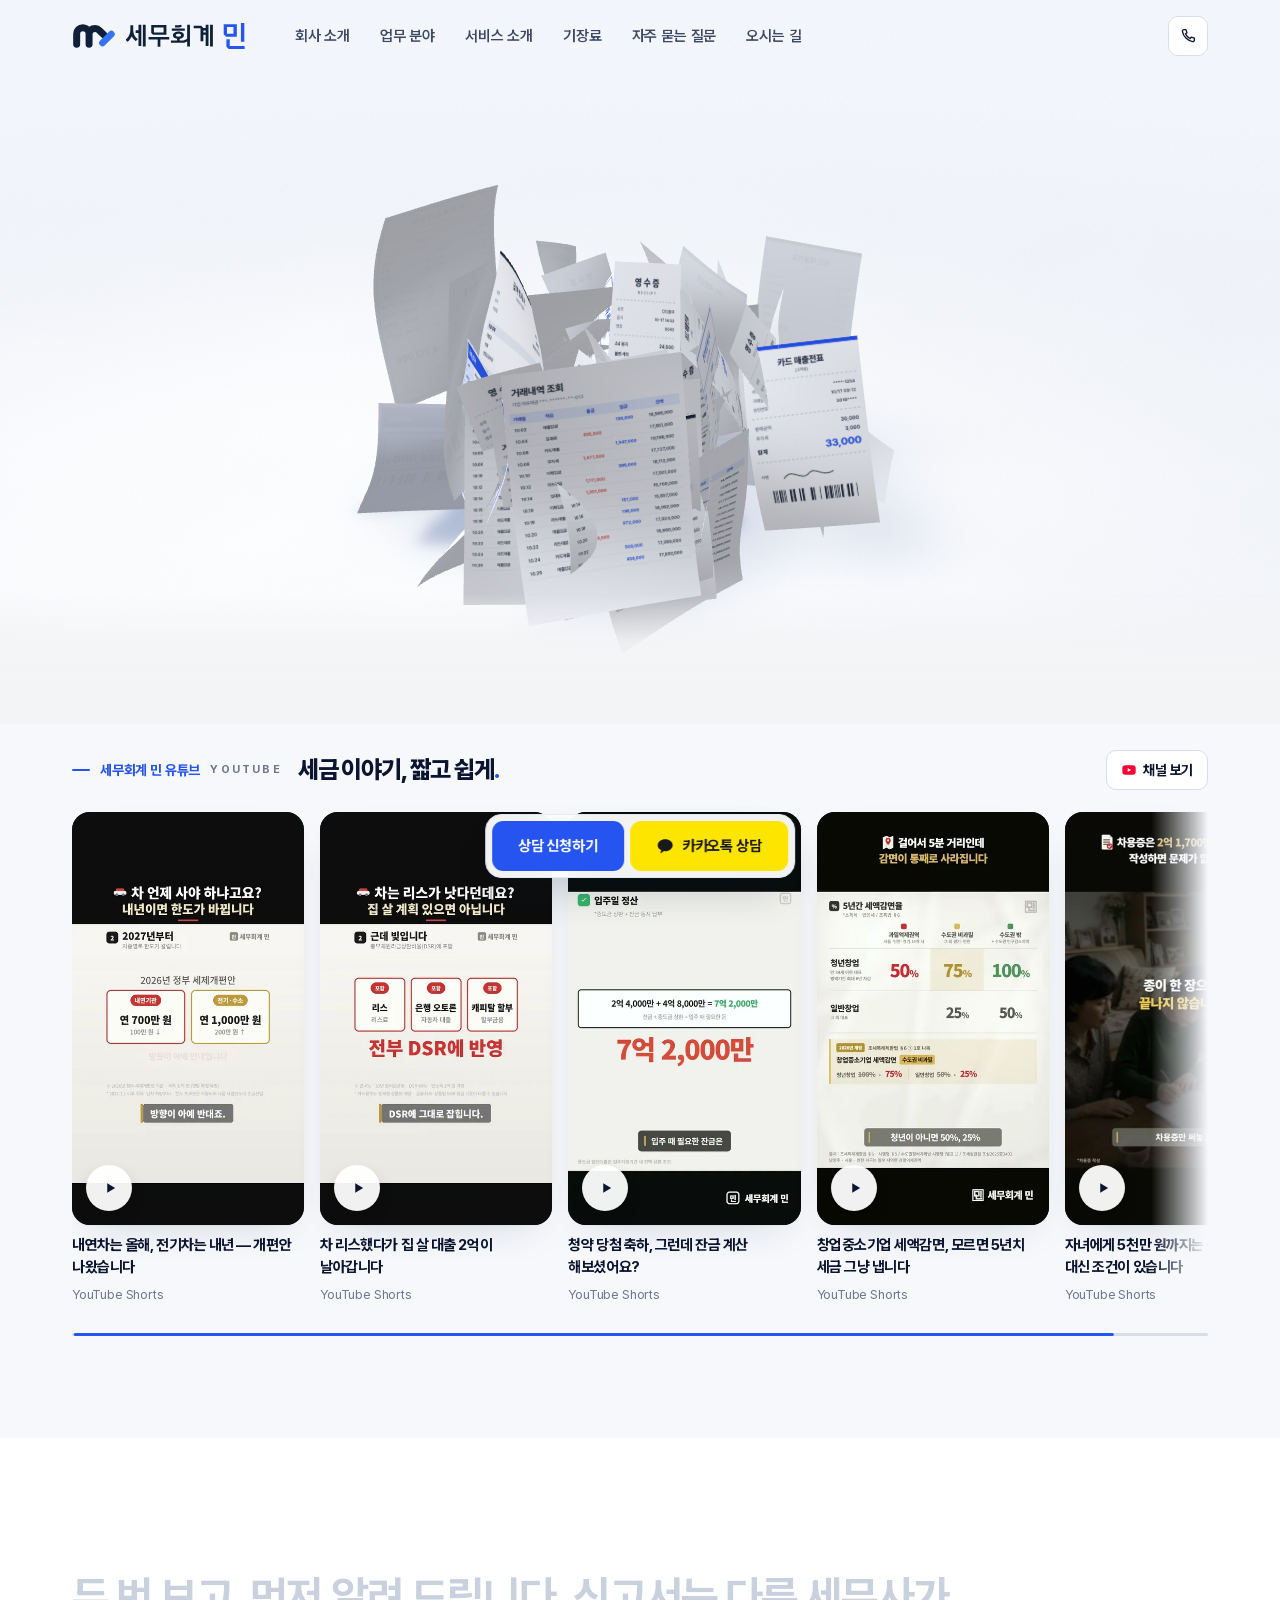
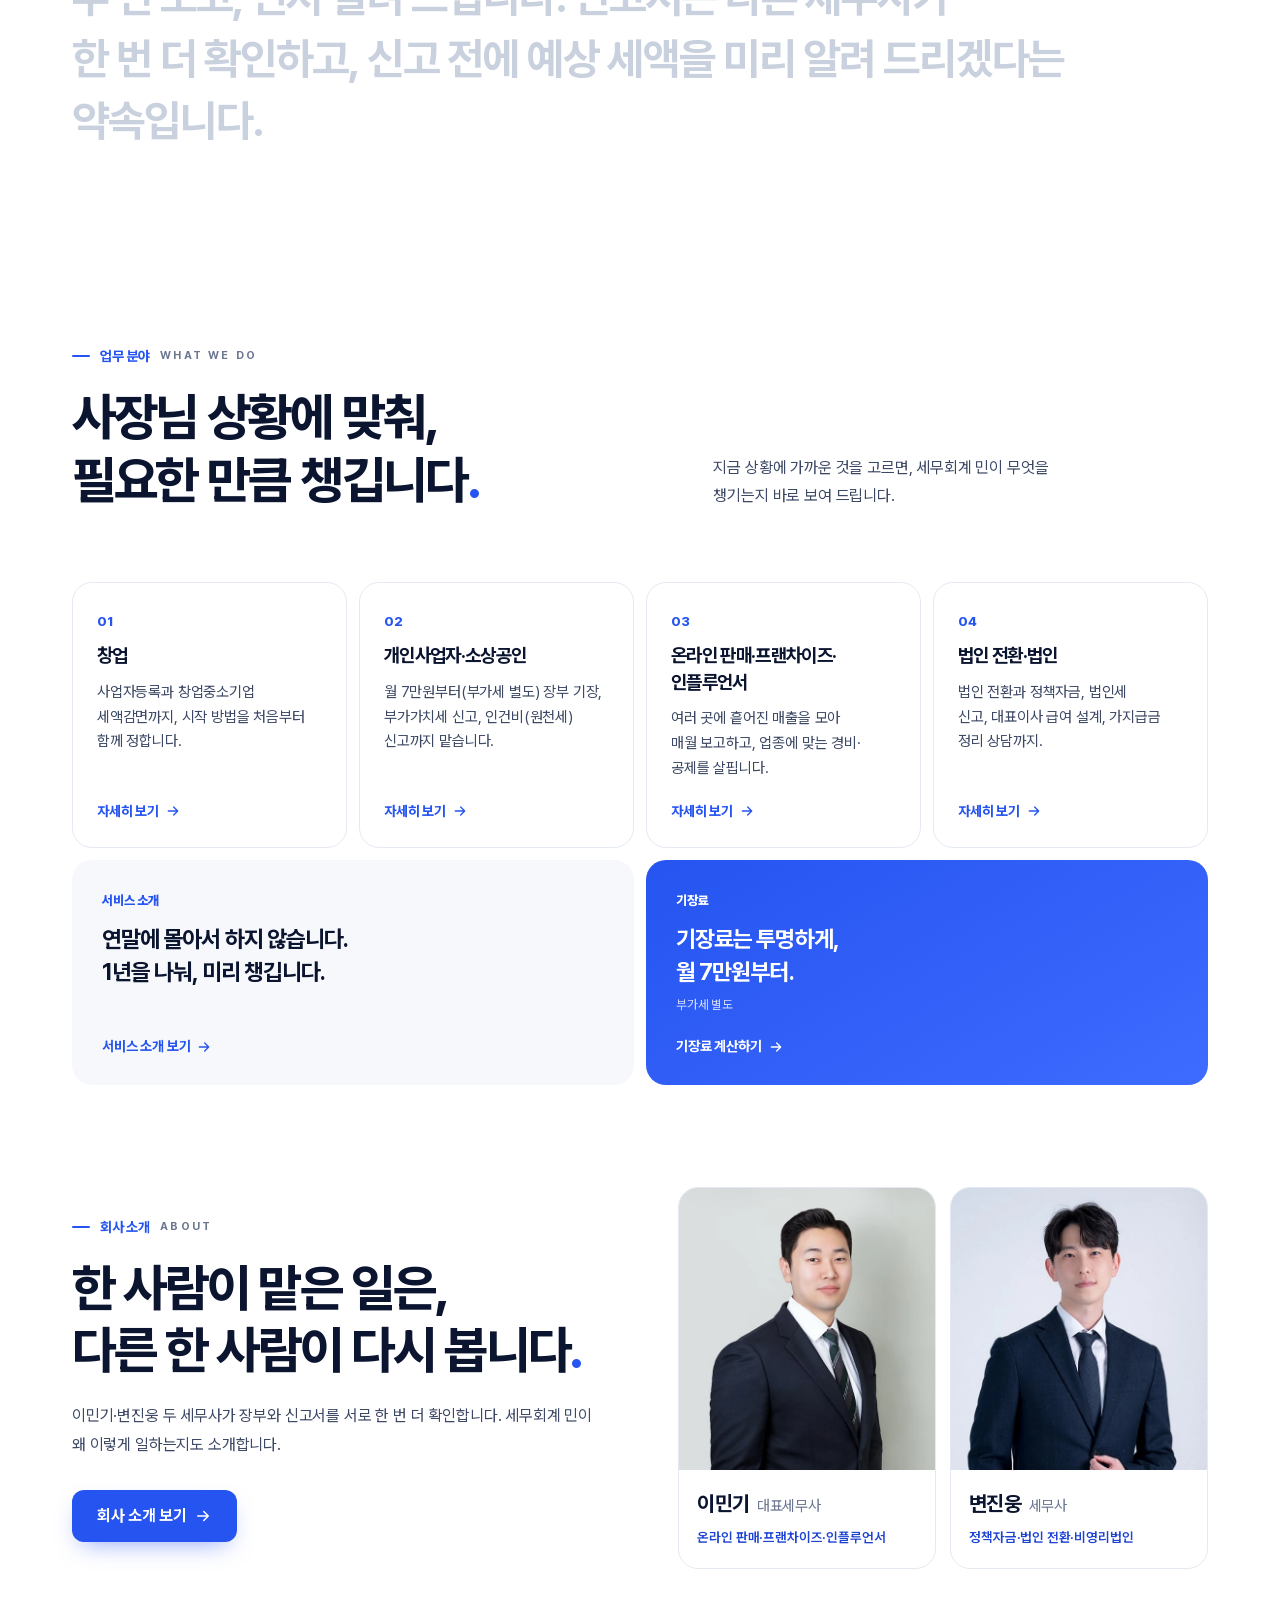
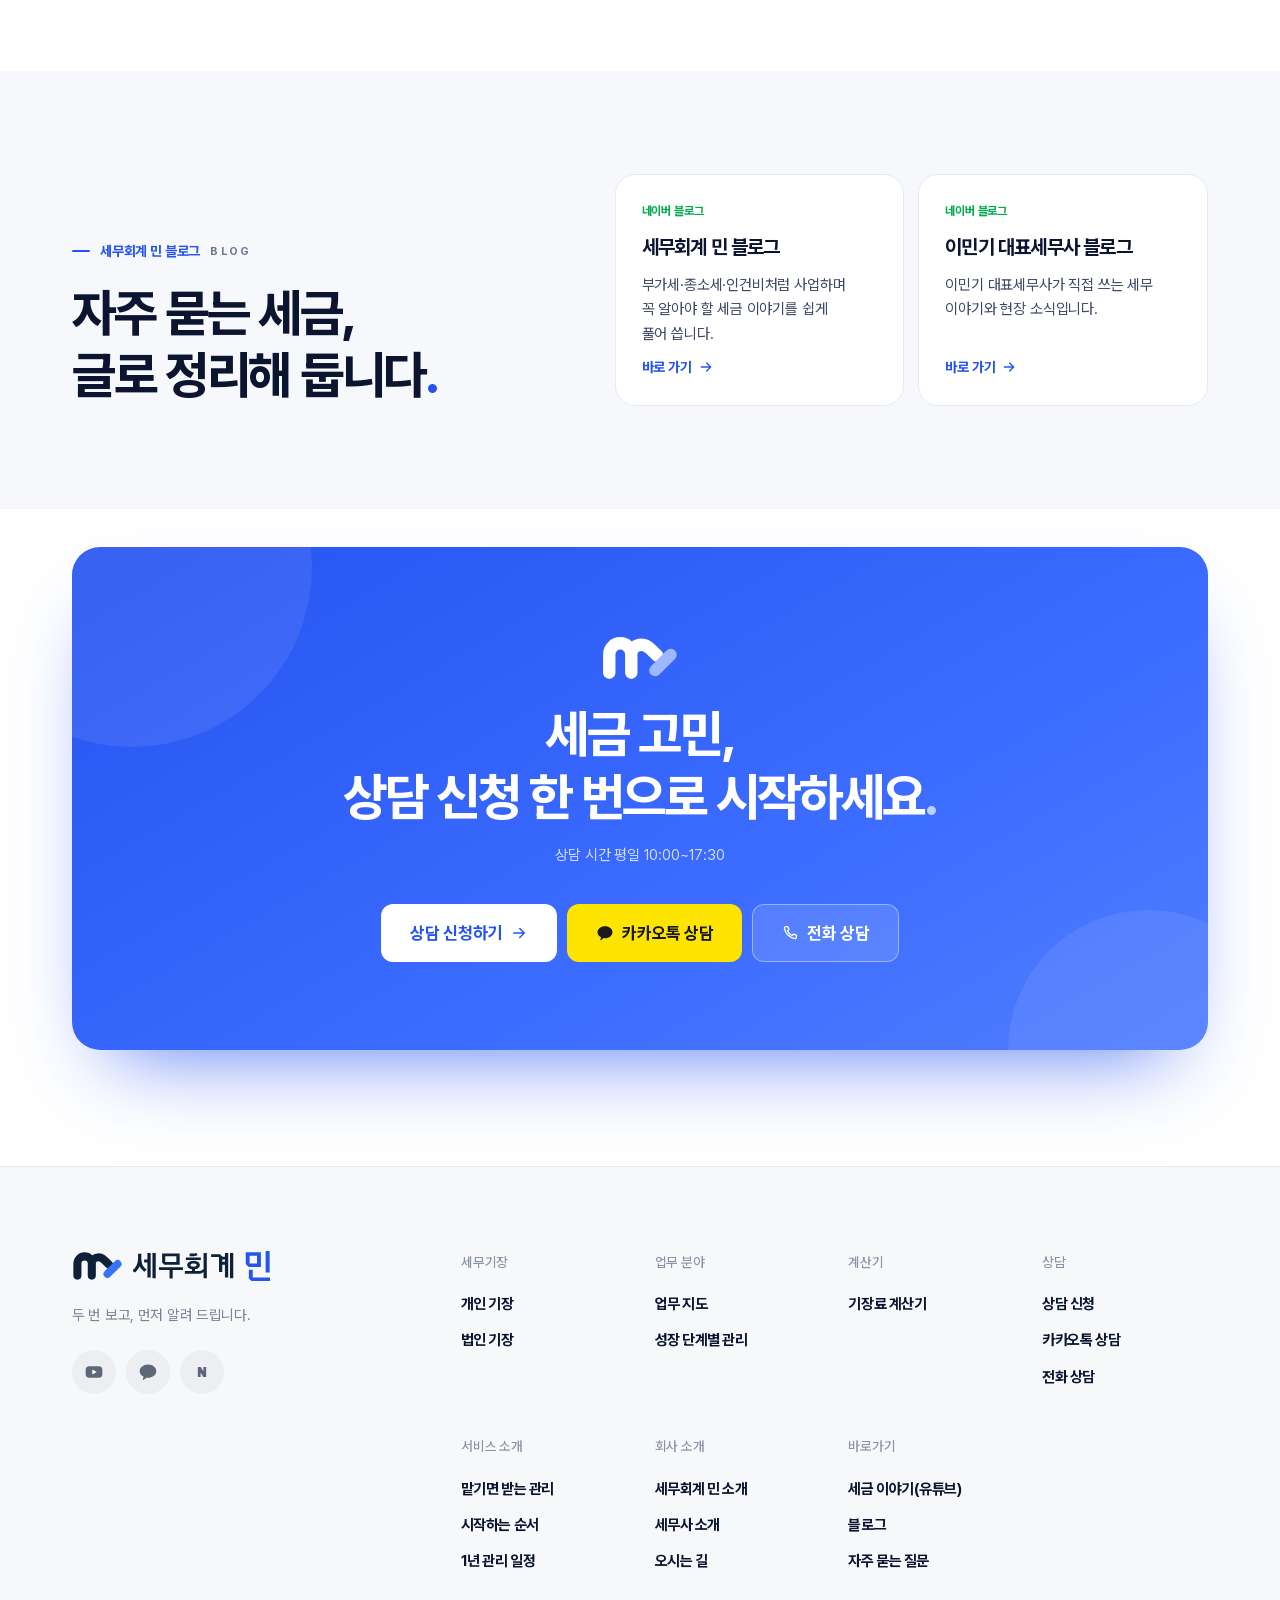
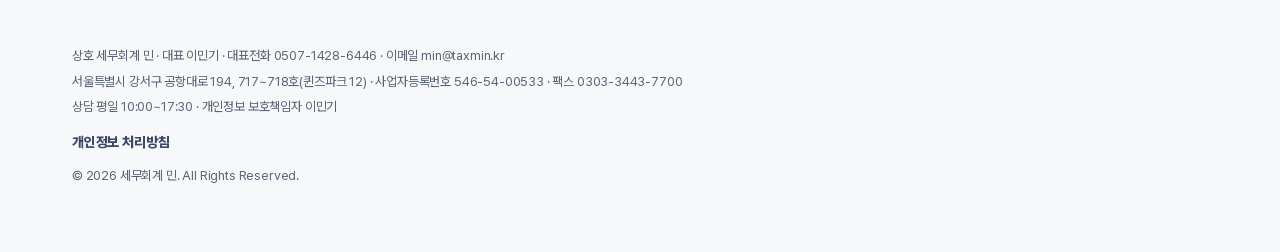
<file: index.html>
<!doctype html>
<html lang="ko">
<head>
  <meta charset="utf-8">
  <meta name="robots" content="noindex, nofollow">
  <meta name="viewport" content="width=device-width, initial-scale=1, viewport-fit=cover">
  <title>세무회계 민</title>
  <meta name="description" content="세무기장·세금 신고, 두 세무사가 한 번 더 확인합니다. 매달 매출 보고와 가결산으로 세금을 미리 알려 드리며, 기장료는 월 7만원부터(부가세 별도).">
  <meta name="theme-color" content="#F6F8FC">
  <meta name="naver-site-verification" content="cbdf9e4a639a69efb40d7526dec2fdf3a36e2a24" />
  <meta name="google-site-verification" content="th4l_M4TMRyerK28eC4GD-Hka1LZra-bCxu5c7jMQ5c" />
  <link rel="canonical" href="https://taxmin.kr/">
  <meta property="og:type" content="website">
  <meta property="og:site_name" content="세무회계 민">
  <meta property="og:locale" content="ko_KR">
  <meta property="og:url" content="https://taxmin.kr/">
  <meta property="og:title" content="세무회계 민">
  <meta property="og:description" content="세무기장·세금 신고, 두 세무사가 한 번 더 확인합니다. 매달 매출 보고와 가결산으로 세금을 미리 알려 드리며, 기장료는 월 7만원부터(부가세 별도).">
  <meta property="og:image" content="https://taxmin.kr/assets/og.jpg">
  <meta name="twitter:card" content="summary_large_image">
  <link rel="icon" href="assets/favicon.svg?v=20261022" type="image/svg+xml">
  <link rel="icon" href="assets/favicon-32.png?v=20261022" sizes="32x32" type="image/png">
  <link rel="apple-touch-icon" href="assets/logo/apple-touch-icon.png?v=20261022">
  <link rel="stylesheet" href="assets/fonts/pretendard/pretendard.css">
  <link rel="stylesheet" href="css/style.css?v=73806ec4">
  <script src="js/boot.js?v=de8ec58e"></script>
  <script type="application/ld+json">
  {
    "@context": "https://schema.org",
    "@type": "AccountingService",
    "name": "세무회계 민",
    "alternateName": ["세무회계민"],
    "url": "https://taxmin.kr/",
    "logo": "https://taxmin.kr/assets/logo/min-icon-512.png",
    "image": "https://taxmin.kr/assets/og.jpg",
    "telephone": "+82-507-1428-6446",
    "email": "min@taxmin.kr",
    "address": { "@type": "PostalAddress", "streetAddress": "공항대로 194, 717~718호", "addressLocality": "강서구", "addressRegion": "서울특별시", "addressCountry": "KR" },
    "employee": [{ "@type": "Person", "name": "이민기", "jobTitle": "대표세무사" }, { "@type": "Person", "name": "변진웅", "jobTitle": "세무사" }],
    "areaServed": "KR",
    "sameAs": ["https://blog.naver.com/tax-min", "https://pf.kakao.com/_Mxojqs", "https://www.youtube.com/@tax1Q_min"]
  }
  </script>
</head>
<body>

<svg width="0" height="0" style="position:absolute" aria-hidden="true" focusable="false">
  <symbol id="tm-symbol" viewBox="18 52 170 100"><path d="M36 134V94a24 24 0 0 1 48 0v40M84 94c0-13 10.5-21 23-21c8 0 13.5 4 19 9.5L141 97" fill="none" style="stroke:var(--mk,#0E2139)" stroke-width="27" stroke-linecap="round" stroke-linejoin="round"/><path d="M136 129L170 95" fill="none" style="stroke:var(--mc,#3673F7)" stroke-width="26" stroke-linecap="round"/></symbol><symbol id="min-wm" viewBox="0 0 923 202"><path style="fill:var(--wa,#0E2139)" fill-rule="evenodd" d="M132 13 153 13 153 183 132 183 132 182 131 182 131 14ZM426 13 428 13 428 15 430 17 430 20 431 20 431 22 433 24 433 27 434 27 431 30 429 30 429 31 426 31 426 32 423 32 423 33 413 34 413 35 381 35 381 17 413 17 413 16 423 15 423 14 426 14ZM475 13 497 13 497 183 475 183 475 141 471 145 466 147 465 149 460 150 458 152 449 153 449 154 349 154 349 135 397 135 397 123 382 119 379 116 377 116 376 114 374 114 369 109 369 107 367 106 366 101 365 101 365 89 366 89 366 86 369 83 369 81 373 77 375 77 377 74 379 74 379 73 381 73 385 70 391 69 391 68 403 67 403 66 420 67 420 68 425 68 425 69 428 69 428 70 431 70 431 71 435 72 436 74 438 74 439 76 441 76 445 80 445 82 447 83 447 85 449 87 449 91 450 91 450 99 449 99 449 103 448 103 447 107 439 115 437 115 436 117 434 117 430 120 427 120 427 121 418 122 418 124 417 124 417 135 448 135 448 134 453 134 453 133 462 131 465 128 467 128 468 126 470 126 471 124 473 124 475 122ZM653 13 675 13 675 182 674 182 674 183 653 183ZM98 14 118 14 119 15 119 179 97 179 97 77 75 77 75 57 97 57 97 15ZM620 14 640 14 641 15 641 178 640 179 619 179 619 92 601 92 601 141 579 141 579 41 526 41 526 22 585 22 590 27 600 36 600 39 619 39 619 15ZM196 16 313 16 314 17 314 92 211 92 204 86 196 77ZM34 18 56 18 56 59 57 59 57 68 58 68 60 83 61 83 61 86 62 86 62 89 63 89 63 92 64 92 65 96 67 97 68 101 73 106 73 108 77 111 77 113 82 118 84 118 88 123 91 124 91 126 77 140 75 140 56 122 56 120 53 118 53 116 51 115 51 113 49 112 49 110 46 106 46 104 44 103 42 110 40 111 39 115 37 116 37 118 35 119 35 121 33 122 31 127 27 130 27 132 14 145 12 145 10 142 8 142 7 140 5 140 4 138 2 138 0 136 0 127 11 117 11 115 17 109 17 107 19 106 21 100 23 99 23 97 25 95 25 92 26 92 26 90 28 88 28 85 29 85 29 82 30 82 30 78 31 78 31 74 32 74 32 68 33 68 33 55 34 55ZM217 35 217 73 218 74 292 74 292 35ZM356 43 456 43 457 44 457 61 356 61ZM601 58 601 73 619 73 619 58ZM400 84 400 85 396 85 396 86 394 86 394 87 392 87 388 90 388 92 387 92 388 100 391 101 394 104 397 104 397 105 413 106 413 105 421 104 421 103 423 103 427 100 427 98 428 98 427 90 424 87 416 85 416 84ZM175 109 335 109 336 110 336 128 268 128 268 129 267 129 267 185 246 185 246 128 175 128Z"/><path style="fill:var(--wb,#2554F0)" fill-rule="evenodd" d="M893 0 919 0 920 1 920 144 919 145 893 145ZM760 9 861 9 861 106 860 107 781 107 781 106 777 106 776 104 774 104 769 97 760 89 760 85 759 85 759 10ZM785 32 785 83 786 84 834 84 835 83 835 32ZM780 127 806 127 806 179 922 179 923 180 923 202 799 202 799 201 795 200 790 195 782 187 782 185 780 183Z"/></symbol>
  <symbol id="tm-mark" viewBox="18 52 170 100"><path d="M36 134V94a24 24 0 0 1 48 0v40M84 94c0-13 10.5-21 23-21c8 0 13.5 4 19 9.5L141 97" fill="none" stroke="currentColor" stroke-width="27" stroke-linecap="round" stroke-linejoin="round"/><path d="M136 129L170 95" fill="none" style="stroke:var(--chk,#3673F7)" stroke-width="26" stroke-linecap="round"/></symbol>
  <symbol id="tm-min" viewBox="-10 -10 140.3 142"><path fill="var(--ma, #2554F0)" d="M0 20L20 20L20 48L0 48Z"/><path fill="var(--ma, #2554F0)" d="M52 20L72 20L72 48L52 68Z"/><path fill="var(--mb, #5C82FF)" d="M0 0L52 0L72 20L0 20Z"/><path fill="var(--mb, #5C82FF)" d="M0 48L52 48L52 68L20 68Z"/><path fill="var(--ma, #2554F0)" d="M92 -10L112 -10L112 84L92 84Z"/><path fill="var(--ma, #2554F0)" d="M16 86L36 86L36 112L16 112Z"/><path fill="var(--mb, #5C82FF)" d="M16 112L116 112L116 132L36 132Z"/></symbol>
  <symbol id="i-arrow" viewBox="0 0 24 24"><path d="M5 12h13M13 6l6 6-6 6" fill="none" stroke="currentColor" stroke-width="2" stroke-linecap="round" stroke-linejoin="round"/></symbol>
  <symbol id="i-kakao" viewBox="0 0 24 24"><path fill="currentColor" d="M12 3C6.5 3 2 6.6 2 11c0 2.8 1.9 5.3 4.7 6.7l-.9 3.4c-.1.3.3.6.6.4l4-2.7c.5.1 1 .1 1.6.1 5.5 0 10-3.6 10-8S17.5 3 12 3z"/></symbol>
  <symbol id="i-phone" viewBox="0 0 24 24"><path fill="none" stroke="currentColor" stroke-width="1.8" stroke-linejoin="round" d="M6.6 3.5h2.6l1.4 4.1-2 1.5a12 12 0 0 0 6.3 6.3l1.5-2 4.1 1.4v2.6a2 2 0 0 1-2.2 2A16.5 16.5 0 0 1 4.6 5.7a2 2 0 0 1 2-2.2z"/></symbol>
  <symbol id="i-check" viewBox="0 0 24 24"><path d="M5 12.5l4.2 4.2L19 7" fill="none" stroke="currentColor" stroke-width="2.2" stroke-linecap="round" stroke-linejoin="round"/></symbol>
  <symbol id="i-play" viewBox="0 0 24 24"><path d="M9 6.8v10.4L17.6 12z" fill="currentColor"/></symbol>
  <symbol id="i-left" viewBox="0 0 24 24"><path d="M14.5 5.5L8 12l6.5 6.5" fill="none" stroke="currentColor" stroke-width="2.2" stroke-linecap="round" stroke-linejoin="round"/></symbol>
  <symbol id="i-right" viewBox="0 0 24 24"><path d="M9.5 5.5L16 12l-6.5 6.5" fill="none" stroke="currentColor" stroke-width="2.2" stroke-linecap="round" stroke-linejoin="round"/></symbol>
  <symbol id="i-yt" viewBox="0 0 24 24"><rect x="2" y="5" width="20" height="14" rx="4.5" fill="currentColor"/><path d="M10 9v6l5.2-3z" fill="#fff"/></symbol>
</svg>

<a class="skip-link" href="#main">본문으로 바로 가기</a>

<header class="site-header" id="site-header">
  <div class="wrap header-inner">
    <a class="brand" href="./" aria-label="세무회계 민 홈"><svg class="brand-ic" aria-hidden="true"><use href="#tm-symbol"/></svg><svg class="brand-wm2" viewBox="0 0 923 202" aria-hidden="true"><use href="#min-wm"/></svg></a>
    <nav class="nav" aria-label="주 메뉴"><a href="about.html">회사 소개</a><a href="services.html">업무 분야</a><a href="how.html">서비스 소개</a><a href="pricing.html">기장료</a><a href="faq.html">자주 묻는 질문</a><a href="contact.html">오시는 길</a></nav>
    <div class="header-actions">
      <a class="btn btn-accent btn-sm btn-apply" href="#apply" data-apply aria-haspopup="dialog">상담 신청하기</a>
      <a class="btn btn-kakao btn-sm" href="https://pf.kakao.com/_Mxojqs/chat" target="_blank" rel="noopener" aria-label="카카오톡 상담"><svg class="ico" aria-hidden="true"><use href="#i-kakao"/></svg><span>카카오톡 상담</span></a>
      <a class="btn-tel" href="tel:0507-1428-6446" aria-label="전화 상담" title="전화 상담"><svg class="ico" aria-hidden="true"><use href="#i-phone"/></svg></a>
      <button class="menu-btn" type="button" aria-expanded="false" aria-controls="mobile-menu" aria-label="메뉴 열기"><span></span><span></span></button>
    </div>
  </div>
  <div class="mobile-menu" id="mobile-menu" hidden>
    <nav class="wrap" aria-label="모바일 메뉴"><a href="about.html"><span>01</span>회사 소개</a><a href="services.html"><span>02</span>업무 분야</a><a href="how.html"><span>03</span>서비스 소개</a><a href="pricing.html"><span>04</span>기장료</a><a href="faq.html"><span>05</span>자주 묻는 질문</a><a href="contact.html"><span>06</span>오시는 길</a></nav>
    <div class="wrap mm-cta"><a class="btn btn-accent" href="#apply" data-apply aria-haspopup="dialog">상담 신청하기</a><a class="btn btn-kakao" href="https://pf.kakao.com/_Mxojqs/chat" target="_blank" rel="noopener"><svg class="ico" aria-hidden="true"><use href="#i-kakao"/></svg>카카오톡 상담</a><a class="btn btn-ghost" href="tel:0507-1428-6446"><svg class="ico" aria-hidden="true"><use href="#i-phone"/></svg>전화 상담</a></div>
  </div>
</header>

<section class="hero hero-peek" id="hero" data-layout="side" aria-label="세무회계 민">
  <canvas id="intro-canvas" aria-hidden="true"></canvas>
  <div class="hero-fallback" aria-hidden="true"><svg viewBox="0 0 200 200"><use href="#tm-symbol"/></svg></div>
  <div class="hero-content">
    <div class="wrap">
      <div class="hero-text">
        <h1 class="hero-title"><span class="ln">두 번 보고,</span><span class="ln"><em class="m">먼저</em> 알려 드립니다<span class="dot-end">.</span></span></h1>
        <p class="hero-lead">흩어진 영수증부터 마지막 신고까지.<br>두 세무사가 한 번 더 확인합니다.</p>
        <div class="hero-cta">
          <a class="btn btn-accent" href="#apply" data-apply aria-haspopup="dialog">상담 신청하기<svg class="ico" aria-hidden="true"><use href="#i-arrow"/></svg></a>
          <a class="btn btn-kakao" href="https://pf.kakao.com/_Mxojqs/chat" target="_blank" rel="noopener"><svg class="ico" aria-hidden="true"><use href="#i-kakao"/></svg>카카오톡 상담</a>
          <a class="btn btn-ghost" href="tel:0507-1428-6446"><svg class="ico" aria-hidden="true"><use href="#i-phone"/></svg>전화 상담</a>
        </div>
      </div>
    </div>
  </div>
  <div class="hero-trust" aria-label="세무회계 민의 약속">
    <ul class="wrap">
      <li><b>한 번 더 확인</b>두 세무사가 함께 봅니다</li>
      <li><b>매월</b>장부 정리와 매출 보고</li>
      <li><b>상·하반기</b>가결산으로 세금 미리 보기</li>
      <li><b>원천세 신고</b>모든 요금제에 포함</li>
    </ul>
  </div>
  <a class="scroll-cue" href="#main" aria-label="아래로 내려가기"><span></span></a>
</section>

<main id="main">

  <section class="section yt yt-first" id="youtube" aria-labelledby="yt-title">
    <div class="wrap">
      <div class="yt-head">
        <div class="yt-title"><p class="label"><i></i>세무회계 민 유튜브 <em>YOUTUBE</em></p><h2 id="yt-title">세금 이야기, 짧고 쉽게<span class="dot-end">.</span></h2></div>
        <div class="yt-ctrl">
          <a class="btn btn-ghost btn-sm" href="https://www.youtube.com/@tax1Q_min" target="_blank" rel="noopener"><svg class="ico yt-red" aria-hidden="true"><use href="#i-yt"/></svg>채널 보기</a>
        </div>
      </div>
      <ul class="yt-track" aria-label="세무회계 민 유튜브 최신 영상">
        <li class="yt-card"><a href="https://www.youtube.com/shorts/KCCPOQHxUbY" target="_blank" rel="noopener"><span class="yt-thumb"><img src="assets/yt/KCCPOQHxUbY.webp" alt="" width="450" height="800" loading="lazy" decoding="async"><span class="yt-play" aria-hidden="true"><svg class="ico"><use href="#i-play"/></svg></span></span><b>내연차는 올해, 전기차는 내년 — 개편안 나왔습니다</b><span class="yt-meta">YouTube Shorts</span></a></li>
        <li class="yt-card"><a href="https://www.youtube.com/shorts/D0d9cnLUviA" target="_blank" rel="noopener"><span class="yt-thumb"><img src="assets/yt/D0d9cnLUviA.webp" alt="" width="450" height="800" loading="lazy" decoding="async"><span class="yt-play" aria-hidden="true"><svg class="ico"><use href="#i-play"/></svg></span></span><b>차 리스했다가 집 살 대출 2억이 날아갑니다</b><span class="yt-meta">YouTube Shorts</span></a></li>
        <li class="yt-card"><a href="https://www.youtube.com/shorts/Xwp7ru68cHw" target="_blank" rel="noopener"><span class="yt-thumb"><img src="assets/yt/Xwp7ru68cHw.webp" alt="" width="450" height="800" loading="lazy" decoding="async"><span class="yt-play" aria-hidden="true"><svg class="ico"><use href="#i-play"/></svg></span></span><b>청약 당첨 축하, 그런데 잔금 계산 해보셨어요?</b><span class="yt-meta">YouTube Shorts</span></a></li>
        <li class="yt-card"><a href="https://www.youtube.com/shorts/jXHpuFTEkeY" target="_blank" rel="noopener"><span class="yt-thumb"><img src="assets/yt/jXHpuFTEkeY.webp" alt="" width="450" height="800" loading="lazy" decoding="async"><span class="yt-play" aria-hidden="true"><svg class="ico"><use href="#i-play"/></svg></span></span><b>창업중소기업 세액감면, 모르면 5년치 세금 그냥 냅니다</b><span class="yt-meta">YouTube Shorts</span></a></li>
        <li class="yt-card"><a href="https://www.youtube.com/shorts/SmqUVrXYGU4" target="_blank" rel="noopener"><span class="yt-thumb"><img src="assets/yt/SmqUVrXYGU4.webp" alt="" width="450" height="800" loading="lazy" decoding="async"><span class="yt-play" aria-hidden="true"><svg class="ico"><use href="#i-play"/></svg></span></span><b>자녀에게 5천만 원까지는 증여세 0원, 대신 조건이 있습니다</b><span class="yt-meta">YouTube Shorts</span></a></li>
      </ul>
      <div class="yt-bar" aria-hidden="true"><i></i></div>
    </div>
  </section>

  <section class="statement" aria-label="세무회계 민의 약속">
    <div class="wrap">
      <p class="statement-text" data-words>두 번 보고, 먼저 알려 드립니다. 신고서는 다른 세무사가 한 번 더 확인하고, 신고 전에 예상 세액을 미리 알려 드리겠다는 약속입니다.</p>
      <ul class="facts">
        <li class="reveal"><b>한 번 더 확인</b><span>두 세무사가<br>함께 봅니다</span></li>
        <li class="reveal"><b>매월</b><span>장부 정리와<br>매출 보고</span></li>
        <li class="reveal"><b>상·하반기</b><span>가결산으로<br>세금 미리 보기</span></li>
        <li class="reveal"><b>원천세 신고</b><span>모든 요금제에<br>포함</span></li>
      </ul>
    </div>
  </section>

  <section class="section quick" aria-labelledby="quick-title">
    <div class="wrap">
      <div class="sec-head sec-head-row">
        <div>
          <p class="label"><i></i>업무 분야 <em>WHAT WE DO</em></p>
          <h2 class="display" id="quick-title">사장님 상황에 맞춰,<br>필요한 만큼 챙깁니다<span class="dot-end">.</span></h2>
        </div>
        <p class="lead">지금 상황에 가까운 것을 고르면, 세무회계 민이 무엇을 챙기는지 <span class="nw">바로 보여 드립니다.</span></p>
      </div>
      <ul class="quick-grid">
        <li class="reveal"><a href="services.html#tab-start"><span class="q-no">01</span><b>창업</b><p>사업자등록과 창업중소기업 세액감면까지, 시작 방법을 처음부터 함께 정합니다.</p><span class="q-go">자세히 보기<svg class="ico" aria-hidden="true"><use href="#i-arrow"/></svg></span></a></li>
        <li class="reveal"><a href="services.html#tab-biz"><span class="q-no">02</span><b>개인사업자·소상공인</b><p>월 7만원부터(부가세 별도) 장부 기장, 부가가치세 신고, 인건비(원천세) 신고까지 맡습니다.</p><span class="q-go">자세히 보기<svg class="ico" aria-hidden="true"><use href="#i-arrow"/></svg></span></a></li>
        <li class="reveal"><a href="services.html#tab-online"><span class="q-no">03</span><b>온라인 판매·프랜차이즈·인플루언서</b><p>여러 곳에 흩어진 매출을 모아 매월 보고하고, 업종에 맞는 경비·공제를 살핍니다.</p><span class="q-go">자세히 보기<svg class="ico" aria-hidden="true"><use href="#i-arrow"/></svg></span></a></li>
        <li class="reveal"><a href="services.html#tab-corp"><span class="q-no">04</span><b>법인 전환·법인</b><p>법인 전환과 정책자금, 법인세 신고, 대표이사 급여 설계, 가지급금 정리 상담까지.</p><span class="q-go">자세히 보기<svg class="ico" aria-hidden="true"><use href="#i-arrow"/></svg></span></a></li>
      </ul>
      <div class="quick-more">
        <a class="more-card reveal" href="how.html"><span class="more-k">서비스 소개</span><b>연말에 몰아서 하지 않습니다.<br>1년을 나눠, 미리 챙깁니다.</b><span class="q-go">서비스 소개 보기<svg class="ico" aria-hidden="true"><use href="#i-arrow"/></svg></span></a>
        <a class="more-card more-blue reveal" href="pricing.html#calc"><span class="more-k">기장료</span><b>기장료는 투명하게,<br>월 7만원부터.</b><small class="more-vat">부가세 별도</small><span class="q-go">기장료 계산하기<svg class="ico" aria-hidden="true"><use href="#i-arrow"/></svg></span></a>
      </div>
    </div>
  </section>

  <section class="section teaser" aria-labelledby="teaser-title">
    <div class="wrap teaser-grid">
      <div class="teaser-text">
        <p class="label"><i></i>회사 소개 <em>ABOUT</em></p>
        <h2 class="display" id="teaser-title">한 사람이 맡은 일은,<br>다른 한 사람이 다시 봅니다<span class="dot-end">.</span></h2>
        <p class="lead">이민기·변진웅 두 세무사가 장부와 신고서를 서로 한 번 더 확인합니다. 세무회계 민이 왜 이렇게 일하는지도 소개합니다.</p>
        <a class="btn btn-accent" href="about.html">회사 소개 보기<svg class="ico" aria-hidden="true"><use href="#i-arrow"/></svg></a>
      </div>
      <div class="teaser-people">
        <a class="tp reveal" href="about.html#team"><span class="tp-photo"><img src="assets/lee-mingi.webp" alt="이민기 대표세무사" width="1160" height="1160" loading="lazy"></span><span class="tp-name"><b>이민기</b> 대표세무사</span><span class="tp-area">온라인 판매·프랜차이즈·인플루언서</span></a>
        <a class="tp reveal" href="about.html#team"><span class="tp-photo"><img src="assets/byun-jinwoong.webp" alt="변진웅 세무사" width="1160" height="1160" loading="lazy"></span><span class="tp-name"><b>변진웅</b> 세무사</span><span class="tp-area">정책자금·법인 전환·비영리법인</span></a>
      </div>
    </div>
  </section>

  <section class="section stories" id="stories" aria-labelledby="stories-title">
    <div class="wrap stories-grid">
      <div>
        <p class="label"><i></i>세무회계 민 블로그 <em>BLOG</em></p>
        <h2 class="display" id="stories-title">자주 묻는 세금,<br>글로 정리해 둡니다<span class="dot-end">.</span></h2>
      </div>
      <div class="story-links">
        <a class="story-card" href="https://blog.naver.com/tax-min" target="_blank" rel="noopener">
          <span class="sc-tag">네이버 블로그</span><b>세무회계 민 블로그</b><p>부가세·종소세·인건비처럼 사업하며 꼭 알아야 할 세금 이야기를 쉽게 풀어 씁니다.</p><span class="sc-go">바로 가기<svg class="ico" aria-hidden="true"><use href="#i-arrow"/></svg></span>
        </a>
        <a class="story-card" href="https://blog.naver.com/leemk7700" target="_blank" rel="noopener">
          <span class="sc-tag">네이버 블로그</span><b>이민기 대표세무사 블로그</b><p>이민기 대표세무사가 직접 쓰는 세무 이야기와 현장 소식입니다.</p><span class="sc-go">바로 가기<svg class="ico" aria-hidden="true"><use href="#i-arrow"/></svg></span>
        </a>
      </div>
    </div>
  </section>

  <section class="cta-band" aria-label="상담">
    <div class="wrap">
      <div class="contact-head reveal">
        <svg class="contact-mark" aria-hidden="true"><use href="#tm-mark"/></svg>
        <h2 class="display">세금 고민,<br>상담 신청 한 번으로 시작하세요<span class="dot-end">.</span></h2>
        <p class="contact-sub">상담 시간 평일 10:00~17:30</p>
        <div class="contact-cta">
          <a class="btn btn-accent btn-lg" href="#apply" data-apply aria-haspopup="dialog">상담 신청하기<svg class="ico" aria-hidden="true"><use href="#i-arrow"/></svg></a>
          <a class="btn btn-kakao btn-lg" href="https://pf.kakao.com/_Mxojqs/chat" target="_blank" rel="noopener"><svg class="ico" aria-hidden="true"><use href="#i-kakao"/></svg>카카오톡 상담</a>
          <a class="btn btn-ghost btn-lg" href="tel:0507-1428-6446"><svg class="ico" aria-hidden="true"><use href="#i-phone"/></svg>전화 상담</a>
        </div>
      </div>
    </div>
  </section>
</main>

<footer class="site-footer">
  <div class="wrap">
    <div class="ft-grid">
      <div class="ft-brand">
        <a class="footer-brand ft-logo" href="./" aria-label="세무회계 민 홈"><svg class="brand-ic" aria-hidden="true"><use href="#tm-symbol"/></svg><svg class="brand-wm2" viewBox="0 0 923 202" aria-hidden="true"><use href="#min-wm"/></svg></a>
        <p class="ft-tag">두 번 보고, 먼저 알려 드립니다.</p>
        <div class="ft-sns"><a href="https://www.youtube.com/@tax1Q_min" target="_blank" rel="noopener" aria-label="세무회계 민 유튜브"><svg class="ico" aria-hidden="true"><use href="#i-yt"/></svg></a><a href="https://pf.kakao.com/_Mxojqs/chat" target="_blank" rel="noopener" aria-label="카카오톡 상담"><svg class="ico" aria-hidden="true"><use href="#i-kakao"/></svg></a><a href="https://blog.naver.com/tax-min" target="_blank" rel="noopener" aria-label="세무회계 민 네이버 블로그"><svg viewBox="0 0 24 24" aria-hidden="true"><path d="M7 6h3.4l3.3 5V6H17v12h-3.4l-3.3-5v5H7z" fill="currentColor"/></svg></a></div>
      </div>
      <nav class="ft-cols" aria-label="바닥 메뉴"><div class="ft-col"><p class="ft-h">세무기장</p><a href="pricing.html#plans">개인 기장</a><a href="pricing.html#plans">법인 기장</a></div><div class="ft-col"><p class="ft-h">업무 분야</p><a href="services.html#fields">업무 지도</a><a href="services.html#services">성장 단계별 관리</a></div><div class="ft-col"><p class="ft-h">계산기</p><a href="pricing.html#calc">기장료 계산기</a></div><div class="ft-col"><p class="ft-h">상담</p><a href="#apply" data-apply aria-haspopup="dialog">상담 신청</a><a href="https://pf.kakao.com/_Mxojqs/chat" target="_blank" rel="noopener">카카오톡 상담</a><a href="tel:0507-1428-6446">전화 상담</a></div><div class="ft-col"><p class="ft-h">서비스 소개</p><a href="how.html#service">맡기면 받는 관리</a><a href="how.html#start">시작하는 순서</a><a href="how.html#process">1년 관리 일정</a></div><div class="ft-col"><p class="ft-h">회사 소개</p><a href="about.html">세무회계 민 소개</a><a href="about.html#team">세무사 소개</a><a href="contact.html">오시는 길</a></div><div class="ft-col"><p class="ft-h">바로가기</p><a href="https://www.youtube.com/@tax1Q_min" target="_blank" rel="noopener">세금 이야기(유튜브)</a><a href="https://blog.naver.com/tax-min" target="_blank" rel="noopener">블로그</a><a href="faq.html">자주 묻는 질문</a></div></nav>
    </div>
    <div class="ft-bottom">
      <p>상호 세무회계 민 · 대표 이민기 · 대표전화 <span class="nw">0507-1428-6446</span> · 이메일 <span class="nw">min@taxmin.kr</span></p>
      <p><span class="nw">서울특별시 강서구 공항대로 194,</span> <span class="nw">717~718호(퀸즈파크 12)</span> · 사업자등록번호 <span class="nw">546-54-00533</span> · 팩스 <span class="nw">0303-3443-7700</span></p>
      <p>상담 평일 10:00~17:30 · 개인정보 보호책임자 이민기</p>
      <p class="ft-legal"><a class="pv" href="privacy.html">개인정보 처리방침</a></p>
      <p class="ft-copy">© 2026 세무회계 민. All Rights Reserved.</p>
    </div>
  </div>
</footer>

<div class="float-cta" aria-label="빠른 상담">
  <a class="fc-apply" href="#apply" data-apply aria-haspopup="dialog">상담 신청하기</a>
  <a class="fc-kakao" href="https://pf.kakao.com/_Mxojqs/chat" target="_blank" rel="noopener"><svg class="ico" aria-hidden="true"><use href="#i-kakao"/></svg>카카오톡 상담</a>
</div>

<script src="js/logos.js?v=86c5545e"></script>
<script src="js/intro-core.js?v=86a9b596"></script>
<script src="js/intro-loader.js?v=ac4ee396"></script>
<script src="js/site.js?v=3e36ed98"></script>
<script src="js/fee.js?v=1a92f8ba"></script>
</body>
</html>
</file>
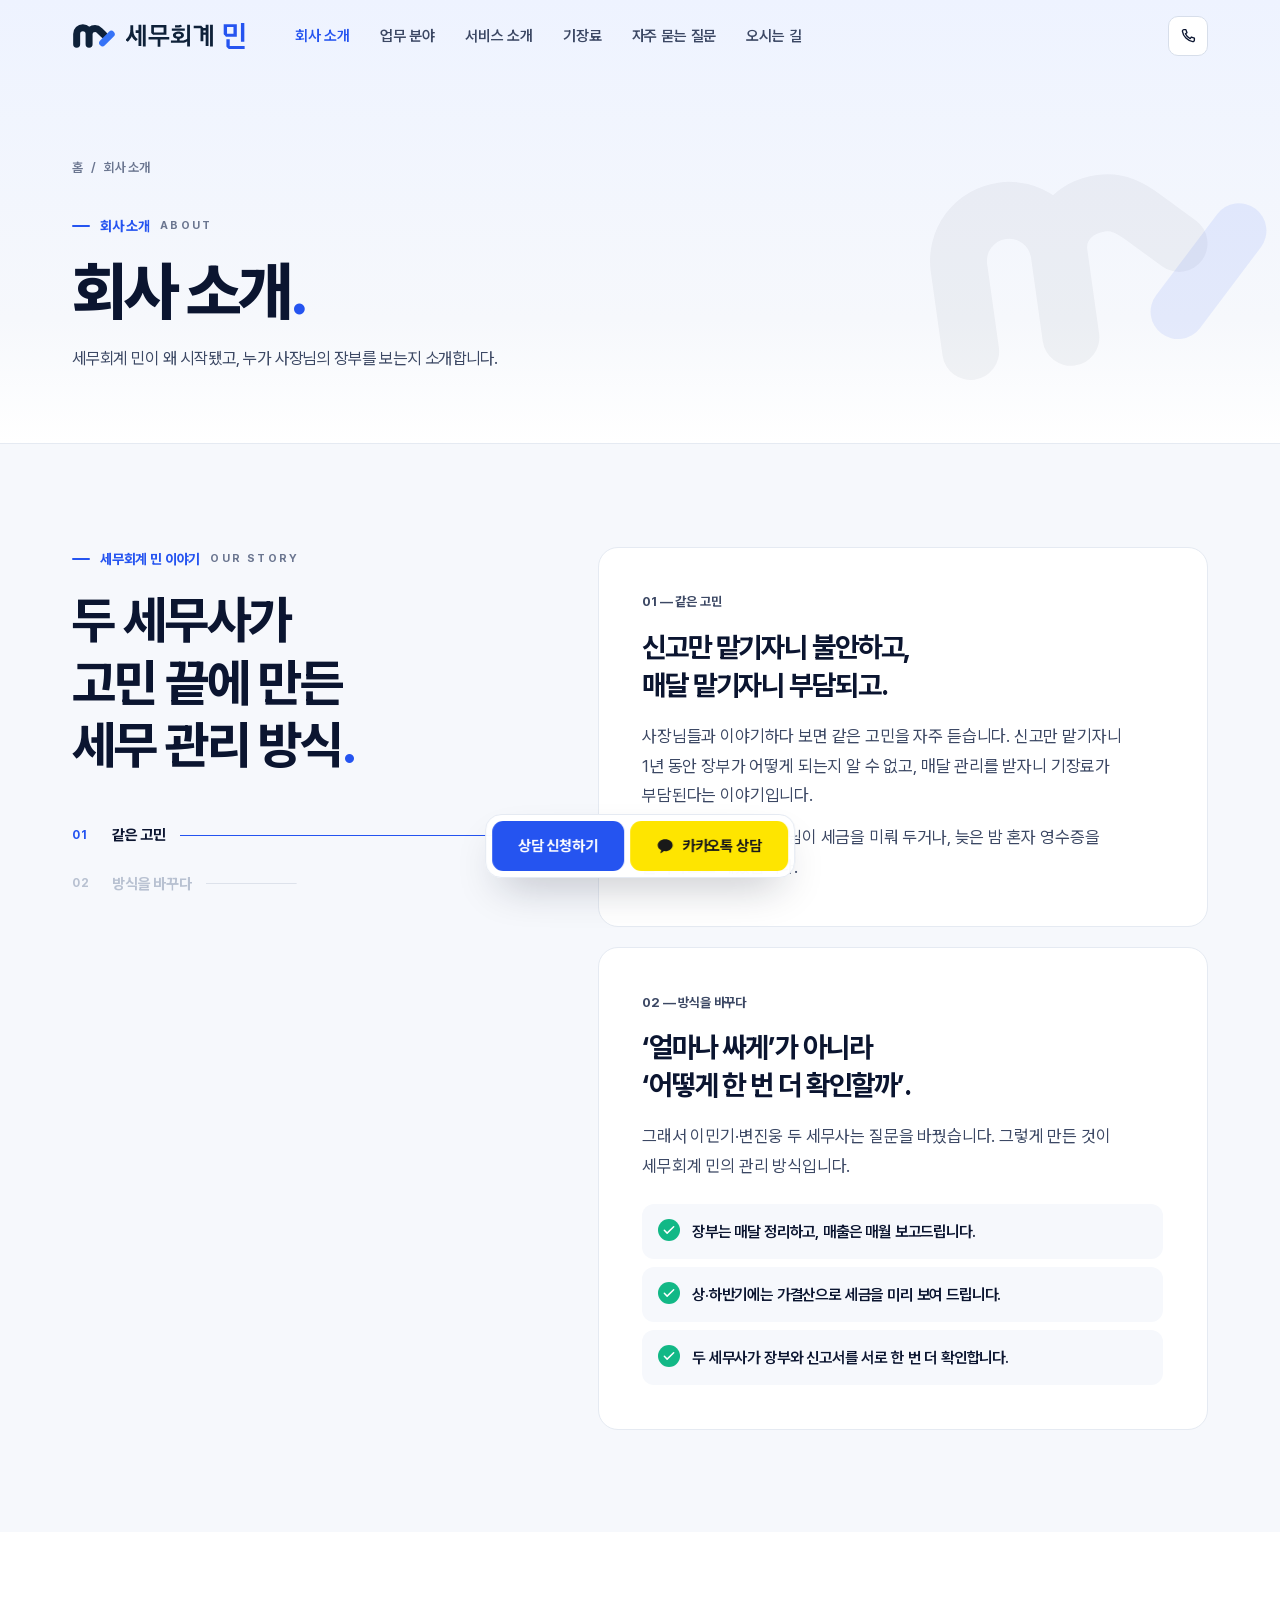
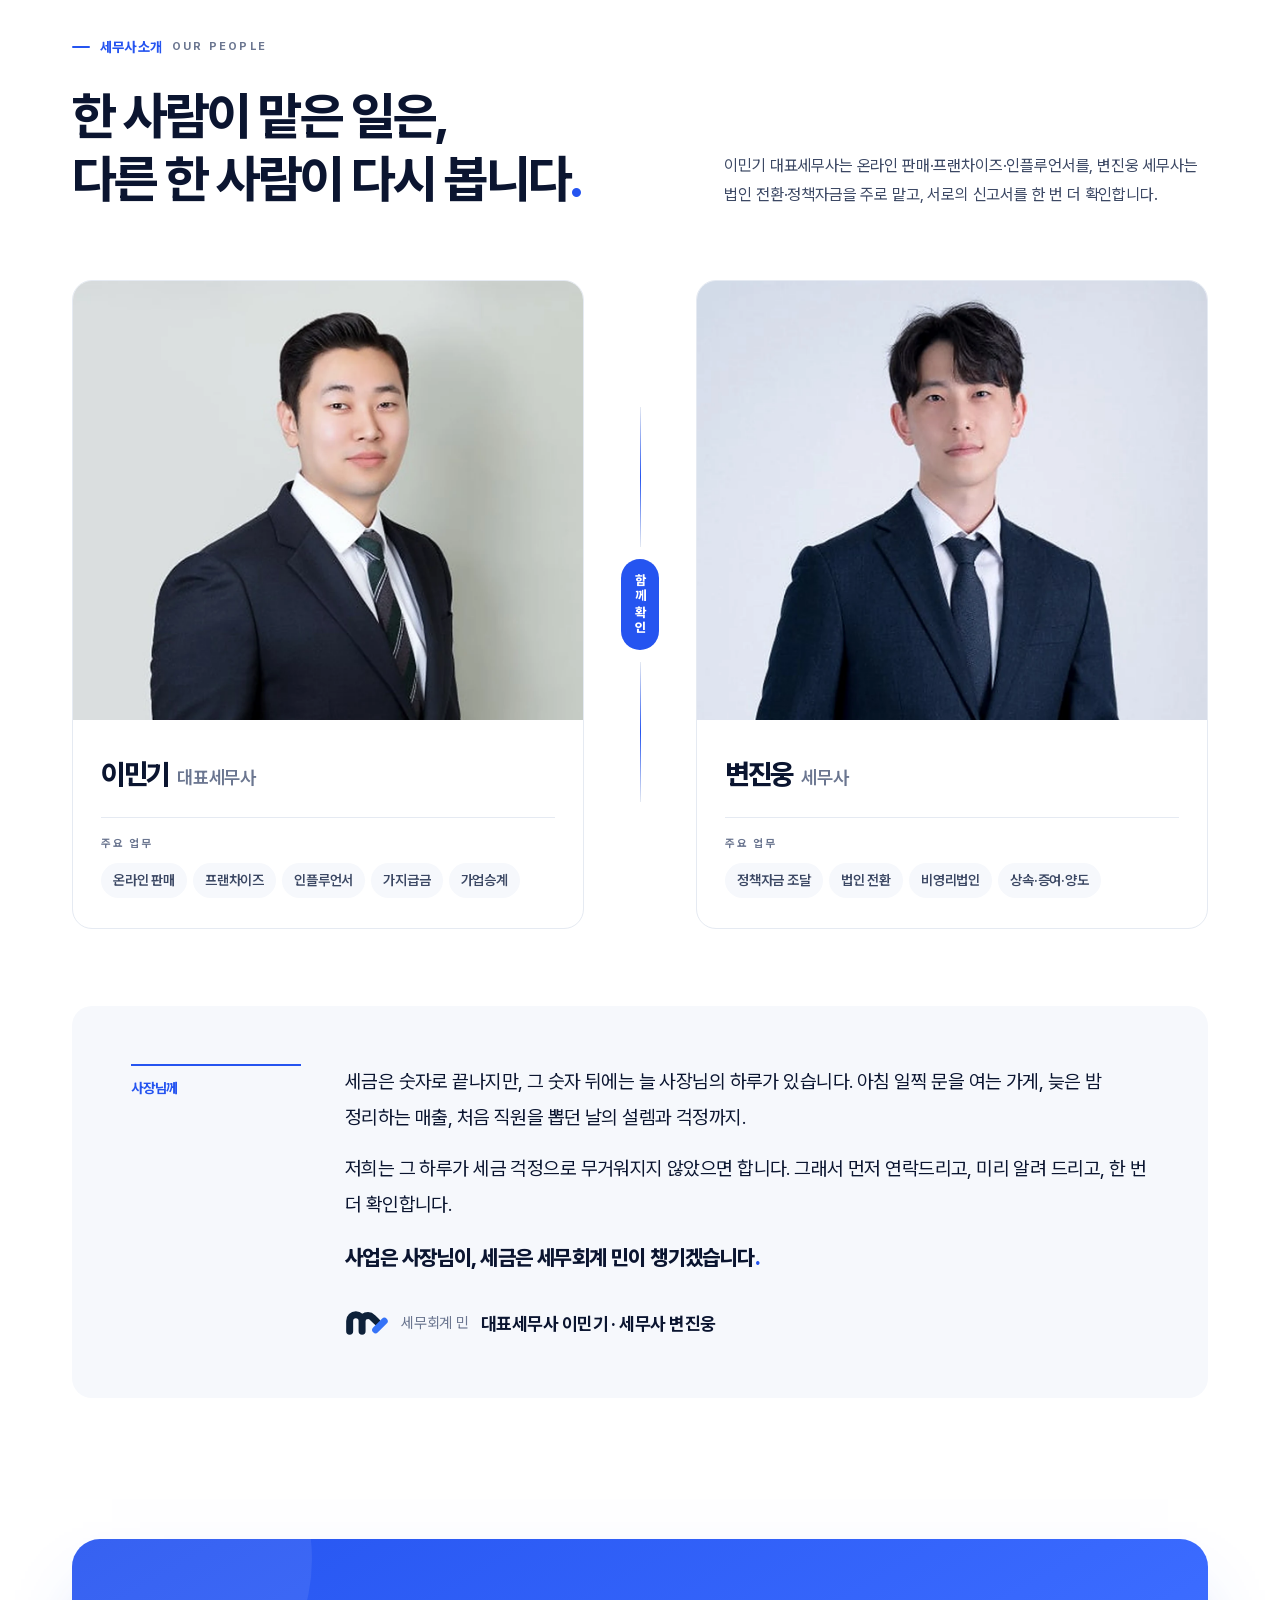
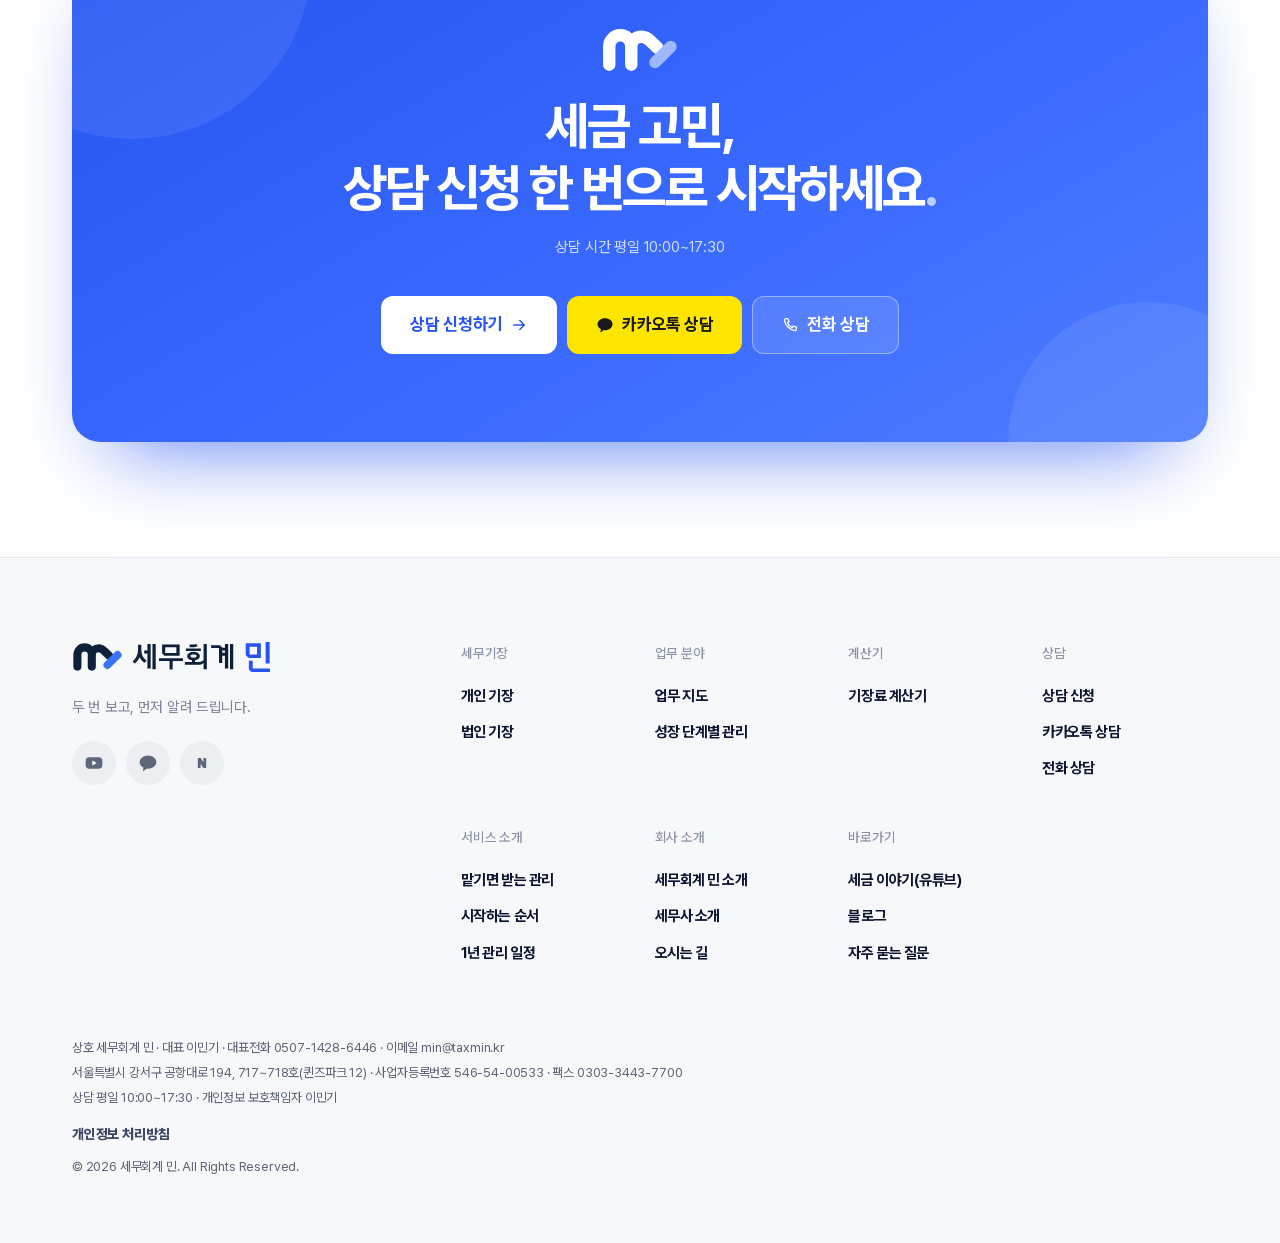
<file: about.html>
<!doctype html>
<html lang="ko" class="intro-done">
<head>
  <meta charset="utf-8">
  <meta name="robots" content="noindex, nofollow">
  <meta name="viewport" content="width=device-width, initial-scale=1, viewport-fit=cover">
  <title>회사 소개 | 세무회계 민</title>
  <meta name="description" content="세무회계 민이 왜 시작됐고, 이민기·변진웅 두 세무사가 어떻게 장부를 보는지 소개합니다.">
  <meta name="theme-color" content="#F6F8FC">
  <link rel="canonical" href="https://taxmin.kr/about.html">
  <meta property="og:type" content="website">
  <meta property="og:site_name" content="세무회계 민">
  <meta property="og:locale" content="ko_KR">
  <meta property="og:url" content="https://taxmin.kr/about.html">
  <meta property="og:title" content="회사 소개 | 세무회계 민">
  <meta property="og:description" content="세무회계 민이 왜 시작됐고, 이민기·변진웅 두 세무사가 어떻게 장부를 보는지 소개합니다.">
  <meta property="og:image" content="https://taxmin.kr/assets/og.jpg">
  <meta name="twitter:card" content="summary_large_image">
  <link rel="icon" href="assets/favicon.svg?v=20261022" type="image/svg+xml">
  <link rel="icon" href="assets/favicon-32.png?v=20261022" sizes="32x32" type="image/png">
  <link rel="apple-touch-icon" href="assets/logo/apple-touch-icon.png?v=20261022">
  <link rel="stylesheet" href="assets/fonts/pretendard/pretendard.css">
  <link rel="stylesheet" href="css/style.css?v=73806ec4">
  <script src="js/boot.js?v=de8ec58e"></script>
</head>
<body>

<svg width="0" height="0" style="position:absolute" aria-hidden="true" focusable="false">
  <symbol id="tm-symbol" viewBox="18 52 170 100"><path d="M36 134V94a24 24 0 0 1 48 0v40M84 94c0-13 10.5-21 23-21c8 0 13.5 4 19 9.5L141 97" fill="none" style="stroke:var(--mk,#0E2139)" stroke-width="27" stroke-linecap="round" stroke-linejoin="round"/><path d="M136 129L170 95" fill="none" style="stroke:var(--mc,#3673F7)" stroke-width="26" stroke-linecap="round"/></symbol><symbol id="min-wm" viewBox="0 0 923 202"><path style="fill:var(--wa,#0E2139)" fill-rule="evenodd" d="M132 13 153 13 153 183 132 183 132 182 131 182 131 14ZM426 13 428 13 428 15 430 17 430 20 431 20 431 22 433 24 433 27 434 27 431 30 429 30 429 31 426 31 426 32 423 32 423 33 413 34 413 35 381 35 381 17 413 17 413 16 423 15 423 14 426 14ZM475 13 497 13 497 183 475 183 475 141 471 145 466 147 465 149 460 150 458 152 449 153 449 154 349 154 349 135 397 135 397 123 382 119 379 116 377 116 376 114 374 114 369 109 369 107 367 106 366 101 365 101 365 89 366 89 366 86 369 83 369 81 373 77 375 77 377 74 379 74 379 73 381 73 385 70 391 69 391 68 403 67 403 66 420 67 420 68 425 68 425 69 428 69 428 70 431 70 431 71 435 72 436 74 438 74 439 76 441 76 445 80 445 82 447 83 447 85 449 87 449 91 450 91 450 99 449 99 449 103 448 103 447 107 439 115 437 115 436 117 434 117 430 120 427 120 427 121 418 122 418 124 417 124 417 135 448 135 448 134 453 134 453 133 462 131 465 128 467 128 468 126 470 126 471 124 473 124 475 122ZM653 13 675 13 675 182 674 182 674 183 653 183ZM98 14 118 14 119 15 119 179 97 179 97 77 75 77 75 57 97 57 97 15ZM620 14 640 14 641 15 641 178 640 179 619 179 619 92 601 92 601 141 579 141 579 41 526 41 526 22 585 22 590 27 600 36 600 39 619 39 619 15ZM196 16 313 16 314 17 314 92 211 92 204 86 196 77ZM34 18 56 18 56 59 57 59 57 68 58 68 60 83 61 83 61 86 62 86 62 89 63 89 63 92 64 92 65 96 67 97 68 101 73 106 73 108 77 111 77 113 82 118 84 118 88 123 91 124 91 126 77 140 75 140 56 122 56 120 53 118 53 116 51 115 51 113 49 112 49 110 46 106 46 104 44 103 42 110 40 111 39 115 37 116 37 118 35 119 35 121 33 122 31 127 27 130 27 132 14 145 12 145 10 142 8 142 7 140 5 140 4 138 2 138 0 136 0 127 11 117 11 115 17 109 17 107 19 106 21 100 23 99 23 97 25 95 25 92 26 92 26 90 28 88 28 85 29 85 29 82 30 82 30 78 31 78 31 74 32 74 32 68 33 68 33 55 34 55ZM217 35 217 73 218 74 292 74 292 35ZM356 43 456 43 457 44 457 61 356 61ZM601 58 601 73 619 73 619 58ZM400 84 400 85 396 85 396 86 394 86 394 87 392 87 388 90 388 92 387 92 388 100 391 101 394 104 397 104 397 105 413 106 413 105 421 104 421 103 423 103 427 100 427 98 428 98 427 90 424 87 416 85 416 84ZM175 109 335 109 336 110 336 128 268 128 268 129 267 129 267 185 246 185 246 128 175 128Z"/><path style="fill:var(--wb,#2554F0)" fill-rule="evenodd" d="M893 0 919 0 920 1 920 144 919 145 893 145ZM760 9 861 9 861 106 860 107 781 107 781 106 777 106 776 104 774 104 769 97 760 89 760 85 759 85 759 10ZM785 32 785 83 786 84 834 84 835 83 835 32ZM780 127 806 127 806 179 922 179 923 180 923 202 799 202 799 201 795 200 790 195 782 187 782 185 780 183Z"/></symbol>
  <symbol id="tm-mark" viewBox="18 52 170 100"><path d="M36 134V94a24 24 0 0 1 48 0v40M84 94c0-13 10.5-21 23-21c8 0 13.5 4 19 9.5L141 97" fill="none" stroke="currentColor" stroke-width="27" stroke-linecap="round" stroke-linejoin="round"/><path d="M136 129L170 95" fill="none" style="stroke:var(--chk,#3673F7)" stroke-width="26" stroke-linecap="round"/></symbol>
  <symbol id="tm-min" viewBox="-10 -10 140.3 142"><path fill="var(--ma, #2554F0)" d="M0 20L20 20L20 48L0 48Z"/><path fill="var(--ma, #2554F0)" d="M52 20L72 20L72 48L52 68Z"/><path fill="var(--mb, #5C82FF)" d="M0 0L52 0L72 20L0 20Z"/><path fill="var(--mb, #5C82FF)" d="M0 48L52 48L52 68L20 68Z"/><path fill="var(--ma, #2554F0)" d="M92 -10L112 -10L112 84L92 84Z"/><path fill="var(--ma, #2554F0)" d="M16 86L36 86L36 112L16 112Z"/><path fill="var(--mb, #5C82FF)" d="M16 112L116 112L116 132L36 132Z"/></symbol>
  <symbol id="i-arrow" viewBox="0 0 24 24"><path d="M5 12h13M13 6l6 6-6 6" fill="none" stroke="currentColor" stroke-width="2" stroke-linecap="round" stroke-linejoin="round"/></symbol>
  <symbol id="i-kakao" viewBox="0 0 24 24"><path fill="currentColor" d="M12 3C6.5 3 2 6.6 2 11c0 2.8 1.9 5.3 4.7 6.7l-.9 3.4c-.1.3.3.6.6.4l4-2.7c.5.1 1 .1 1.6.1 5.5 0 10-3.6 10-8S17.5 3 12 3z"/></symbol>
  <symbol id="i-phone" viewBox="0 0 24 24"><path fill="none" stroke="currentColor" stroke-width="1.8" stroke-linejoin="round" d="M6.6 3.5h2.6l1.4 4.1-2 1.5a12 12 0 0 0 6.3 6.3l1.5-2 4.1 1.4v2.6a2 2 0 0 1-2.2 2A16.5 16.5 0 0 1 4.6 5.7a2 2 0 0 1 2-2.2z"/></symbol>
  <symbol id="i-check" viewBox="0 0 24 24"><path d="M5 12.5l4.2 4.2L19 7" fill="none" stroke="currentColor" stroke-width="2.2" stroke-linecap="round" stroke-linejoin="round"/></symbol>
  <symbol id="i-play" viewBox="0 0 24 24"><path d="M9 6.8v10.4L17.6 12z" fill="currentColor"/></symbol>
  <symbol id="i-left" viewBox="0 0 24 24"><path d="M14.5 5.5L8 12l6.5 6.5" fill="none" stroke="currentColor" stroke-width="2.2" stroke-linecap="round" stroke-linejoin="round"/></symbol>
  <symbol id="i-right" viewBox="0 0 24 24"><path d="M9.5 5.5L16 12l-6.5 6.5" fill="none" stroke="currentColor" stroke-width="2.2" stroke-linecap="round" stroke-linejoin="round"/></symbol>
  <symbol id="i-yt" viewBox="0 0 24 24"><rect x="2" y="5" width="20" height="14" rx="4.5" fill="currentColor"/><path d="M10 9v6l5.2-3z" fill="#fff"/></symbol>
</svg>

<a class="skip-link" href="#main">본문으로 바로 가기</a>

<header class="site-header" id="site-header">
  <div class="wrap header-inner">
    <a class="brand" href="./" aria-label="세무회계 민 홈"><svg class="brand-ic" aria-hidden="true"><use href="#tm-symbol"/></svg><svg class="brand-wm2" viewBox="0 0 923 202" aria-hidden="true"><use href="#min-wm"/></svg></a>
    <nav class="nav" aria-label="주 메뉴"><a href="about.html" class="on" aria-current="page">회사 소개</a><a href="services.html">업무 분야</a><a href="how.html">서비스 소개</a><a href="pricing.html">기장료</a><a href="faq.html">자주 묻는 질문</a><a href="contact.html">오시는 길</a></nav>
    <div class="header-actions">
      <a class="btn btn-accent btn-sm btn-apply" href="#apply" data-apply aria-haspopup="dialog">상담 신청하기</a>
      <a class="btn btn-kakao btn-sm" href="https://pf.kakao.com/_Mxojqs/chat" target="_blank" rel="noopener" aria-label="카카오톡 상담"><svg class="ico" aria-hidden="true"><use href="#i-kakao"/></svg><span>카카오톡 상담</span></a>
      <a class="btn-tel" href="tel:0507-1428-6446" aria-label="전화 상담" title="전화 상담"><svg class="ico" aria-hidden="true"><use href="#i-phone"/></svg></a>
      <button class="menu-btn" type="button" aria-expanded="false" aria-controls="mobile-menu" aria-label="메뉴 열기"><span></span><span></span></button>
    </div>
  </div>
  <div class="mobile-menu" id="mobile-menu" hidden>
    <nav class="wrap" aria-label="모바일 메뉴"><a href="about.html" aria-current="page"><span>01</span>회사 소개</a><a href="services.html"><span>02</span>업무 분야</a><a href="how.html"><span>03</span>서비스 소개</a><a href="pricing.html"><span>04</span>기장료</a><a href="faq.html"><span>05</span>자주 묻는 질문</a><a href="contact.html"><span>06</span>오시는 길</a></nav>
    <div class="wrap mm-cta"><a class="btn btn-accent" href="#apply" data-apply aria-haspopup="dialog">상담 신청하기</a><a class="btn btn-kakao" href="https://pf.kakao.com/_Mxojqs/chat" target="_blank" rel="noopener"><svg class="ico" aria-hidden="true"><use href="#i-kakao"/></svg>카카오톡 상담</a><a class="btn btn-ghost" href="tel:0507-1428-6446"><svg class="ico" aria-hidden="true"><use href="#i-phone"/></svg>전화 상담</a></div>
  </div>
</header>

<main id="main">

  <section class="page-hero" aria-labelledby="page-title">
    <svg class="ph-mark" aria-hidden="true"><use href="#tm-mark"/></svg>
    <div class="wrap">
      <p class="crumbs"><a href="./">홈</a><span aria-hidden="true">/</span>회사 소개</p>
      <p class="label"><i></i>회사 소개 <em>ABOUT</em></p>
      <h1 class="page-title" id="page-title">회사 소개<span class="dot-end">.</span></h1>
      <p class="page-lead">세무회계 민이 왜 시작됐고, 누가 사장님의 장부를 보는지 소개합니다.</p>
    </div>
  </section>

  <section class="section about" id="about">
    <div class="wrap about-grid">
      <div class="about-head">
        <p class="label"><i></i>세무회계 민 이야기 <em>OUR STORY</em></p>
        <h2 class="display">두 세무사가<br>고민 끝에 만든<br>세무 관리 방식<span class="dot-end">.</span></h2>
        <nav aria-label="이야기 목차"><ol class="chapter-nav faq-nav">
          <li data-ch="1"><a href="#ch-1"><span>01</span>같은 고민</a></li>
          <li data-ch="2"><a href="#ch-2"><span>02</span>방식을 바꾸다</a></li>
        </ol></nav>
      </div>
      <div class="chapters">
        <article class="chapter reveal" data-ch="1" id="ch-1">
          <p class="ch-no">01 — 같은 고민</p>
          <h3>신고만 맡기자니 불안하고,<br>매달 맡기자니 부담되고.</h3>
          <p>사장님들과 이야기하다 보면 같은 고민을 자주 듣습니다. 신고만 맡기자니 1년 동안 장부가 어떻게 되는지 알 수 없고, 매달 관리를 받자니 기장료가 부담된다는 이야기입니다.</p>
          <p>그 사이에서 많은 사장님이 세금을 미뤄 두거나, 늦은 밤 혼자 영수증을 들여다보고 계셨습니다.</p>
        </article>
        <article class="chapter reveal" data-ch="2" id="ch-2">
          <p class="ch-no">02 — 방식을 바꾸다</p>
          <h3>‘얼마나 싸게’가 아니라<br>‘어떻게 한 번 더 확인할까’.</h3>
          <p>그래서 이민기·변진웅 두 세무사는 질문을 바꿨습니다. 그렇게 만든 것이 세무회계 민의 관리 방식입니다.</p>
          <ul class="ch-list">
            <li><svg class="ico" aria-hidden="true"><use href="#i-check"/></svg>장부는 매달 정리하고, 매출은 매월 보고드립니다.</li>
            <li><svg class="ico" aria-hidden="true"><use href="#i-check"/></svg>상·하반기에는 가결산으로 세금을 미리 보여 드립니다.</li>
            <li><svg class="ico" aria-hidden="true"><use href="#i-check"/></svg>두 세무사가 장부와 신고서를 서로 한 번 더 확인합니다.</li>
          </ul>
        </article>
      </div>
    </div>
  </section>

  <section class="section team" id="team" aria-labelledby="team-title">
    <div class="wrap">
      <div class="team-head">
        <p class="label"><i></i>세무사 소개 <em>OUR PEOPLE</em></p>
        <h2 class="display" id="team-title">한 사람이 맡은 일은,<br>다른 한 사람이 다시 봅니다<span class="dot-end">.</span></h2>
        <p class="lead">이민기 대표세무사는 온라인 판매·프랜차이즈·인플루언서를, 변진웅 세무사는 법인 전환·정책자금을 주로 맡고, 서로의 신고서를 한 번 더 확인합니다.</p>
      </div>
      <div class="people">
        <article class="person reveal">
          <div class="person-photo"><img src="assets/lee-mingi.webp" alt="이민기 대표세무사" width="1160" height="1160" loading="lazy"></div>
          <div class="person-body">
            <h3>이민기 <span>대표세무사</span></h3>
            <p class="person-label">주요 업무</p>
            <ul class="areas"><li>온라인 판매</li><li>프랜차이즈</li><li>인플루언서</li><li>가지급금</li><li>가업승계</li></ul>
          </div>
        </article>
        <div class="cross" aria-hidden="true"><span></span><b>함께 확인</b><span></span></div>
        <article class="person reveal">
          <div class="person-photo"><img src="assets/byun-jinwoong.webp" alt="변진웅 세무사" width="1160" height="1160" loading="lazy"></div>
          <div class="person-body">
            <h3>변진웅 <span>세무사</span></h3>
            <p class="person-label">주요 업무</p>
            <ul class="areas"><li>정책자금 조달</li><li>법인 전환</li><li>비영리법인</li><li>상속·증여·양도</li></ul>
          </div>
        </article>
      </div>
      <figure class="letter reveal">
        <p class="letter-to">사장님께</p>
        <blockquote>
          <p>세금은 숫자로 끝나지만, 그 숫자 뒤에는 늘 사장님의 하루가 있습니다. 아침 일찍 문을 여는 가게, 늦은 밤 정리하는 매출, 처음 직원을 뽑던 날의 설렘과 걱정까지.</p>
          <p>저희는 그 하루가 세금 걱정으로 무거워지지 않았으면 합니다. 그래서 먼저 연락드리고, 미리 알려 드리고, 한 번 더 확인합니다.</p>
          <p class="letter-key">사업은 사장님이, 세금은 세무회계 민이 챙기겠습니다<span class="dot-end">.</span></p>
        </blockquote>
        <figcaption><svg aria-hidden="true"><use href="#tm-symbol"/></svg><span>세무회계 민</span><b>대표세무사 이민기 · 세무사 변진웅</b></figcaption>
      </figure>
    </div>
  </section>

  <section class="cta-band" aria-label="상담">
    <div class="wrap">
      <div class="contact-head reveal">
        <svg class="contact-mark" aria-hidden="true"><use href="#tm-mark"/></svg>
        <h2 class="display">세금 고민,<br>상담 신청 한 번으로 시작하세요<span class="dot-end">.</span></h2>
        <p class="contact-sub">상담 시간 평일 10:00~17:30</p>
        <div class="contact-cta">
          <a class="btn btn-accent btn-lg" href="#apply" data-apply aria-haspopup="dialog">상담 신청하기<svg class="ico" aria-hidden="true"><use href="#i-arrow"/></svg></a>
          <a class="btn btn-kakao btn-lg" href="https://pf.kakao.com/_Mxojqs/chat" target="_blank" rel="noopener"><svg class="ico" aria-hidden="true"><use href="#i-kakao"/></svg>카카오톡 상담</a>
          <a class="btn btn-ghost btn-lg" href="tel:0507-1428-6446"><svg class="ico" aria-hidden="true"><use href="#i-phone"/></svg>전화 상담</a>
        </div>
      </div>
    </div>
  </section>
</main>

<footer class="site-footer">
  <div class="wrap">
    <div class="ft-grid">
      <div class="ft-brand">
        <a class="footer-brand ft-logo" href="./" aria-label="세무회계 민 홈"><svg class="brand-ic" aria-hidden="true"><use href="#tm-symbol"/></svg><svg class="brand-wm2" viewBox="0 0 923 202" aria-hidden="true"><use href="#min-wm"/></svg></a>
        <p class="ft-tag">두 번 보고, 먼저 알려 드립니다.</p>
        <div class="ft-sns"><a href="https://www.youtube.com/@tax1Q_min" target="_blank" rel="noopener" aria-label="세무회계 민 유튜브"><svg class="ico" aria-hidden="true"><use href="#i-yt"/></svg></a><a href="https://pf.kakao.com/_Mxojqs/chat" target="_blank" rel="noopener" aria-label="카카오톡 상담"><svg class="ico" aria-hidden="true"><use href="#i-kakao"/></svg></a><a href="https://blog.naver.com/tax-min" target="_blank" rel="noopener" aria-label="세무회계 민 네이버 블로그"><svg viewBox="0 0 24 24" aria-hidden="true"><path d="M7 6h3.4l3.3 5V6H17v12h-3.4l-3.3-5v5H7z" fill="currentColor"/></svg></a></div>
      </div>
      <nav class="ft-cols" aria-label="바닥 메뉴"><div class="ft-col"><p class="ft-h">세무기장</p><a href="pricing.html#plans">개인 기장</a><a href="pricing.html#plans">법인 기장</a></div><div class="ft-col"><p class="ft-h">업무 분야</p><a href="services.html#fields">업무 지도</a><a href="services.html#services">성장 단계별 관리</a></div><div class="ft-col"><p class="ft-h">계산기</p><a href="pricing.html#calc">기장료 계산기</a></div><div class="ft-col"><p class="ft-h">상담</p><a href="#apply" data-apply aria-haspopup="dialog">상담 신청</a><a href="https://pf.kakao.com/_Mxojqs/chat" target="_blank" rel="noopener">카카오톡 상담</a><a href="tel:0507-1428-6446">전화 상담</a></div><div class="ft-col"><p class="ft-h">서비스 소개</p><a href="how.html#service">맡기면 받는 관리</a><a href="how.html#start">시작하는 순서</a><a href="how.html#process">1년 관리 일정</a></div><div class="ft-col"><p class="ft-h">회사 소개</p><a href="about.html">세무회계 민 소개</a><a href="about.html#team">세무사 소개</a><a href="contact.html">오시는 길</a></div><div class="ft-col"><p class="ft-h">바로가기</p><a href="https://www.youtube.com/@tax1Q_min" target="_blank" rel="noopener">세금 이야기(유튜브)</a><a href="https://blog.naver.com/tax-min" target="_blank" rel="noopener">블로그</a><a href="faq.html">자주 묻는 질문</a></div></nav>
    </div>
    <div class="ft-bottom">
      <p>상호 세무회계 민 · 대표 이민기 · 대표전화 <span class="nw">0507-1428-6446</span> · 이메일 <span class="nw">min@taxmin.kr</span></p>
      <p><span class="nw">서울특별시 강서구 공항대로 194,</span> <span class="nw">717~718호(퀸즈파크 12)</span> · 사업자등록번호 <span class="nw">546-54-00533</span> · 팩스 <span class="nw">0303-3443-7700</span></p>
      <p>상담 평일 10:00~17:30 · 개인정보 보호책임자 이민기</p>
      <p class="ft-legal"><a class="pv" href="privacy.html">개인정보 처리방침</a></p>
      <p class="ft-copy">© 2026 세무회계 민. All Rights Reserved.</p>
    </div>
  </div>
</footer>

<div class="float-cta" aria-label="빠른 상담">
  <a class="fc-apply" href="#apply" data-apply aria-haspopup="dialog">상담 신청하기</a>
  <a class="fc-kakao" href="https://pf.kakao.com/_Mxojqs/chat" target="_blank" rel="noopener"><svg class="ico" aria-hidden="true"><use href="#i-kakao"/></svg>카카오톡 상담</a>
</div>

<script src="js/logos.js?v=86c5545e"></script>
<script src="js/site.js?v=3e36ed98"></script>
<script src="js/fee.js?v=1a92f8ba"></script>
</body>
</html>
</file>
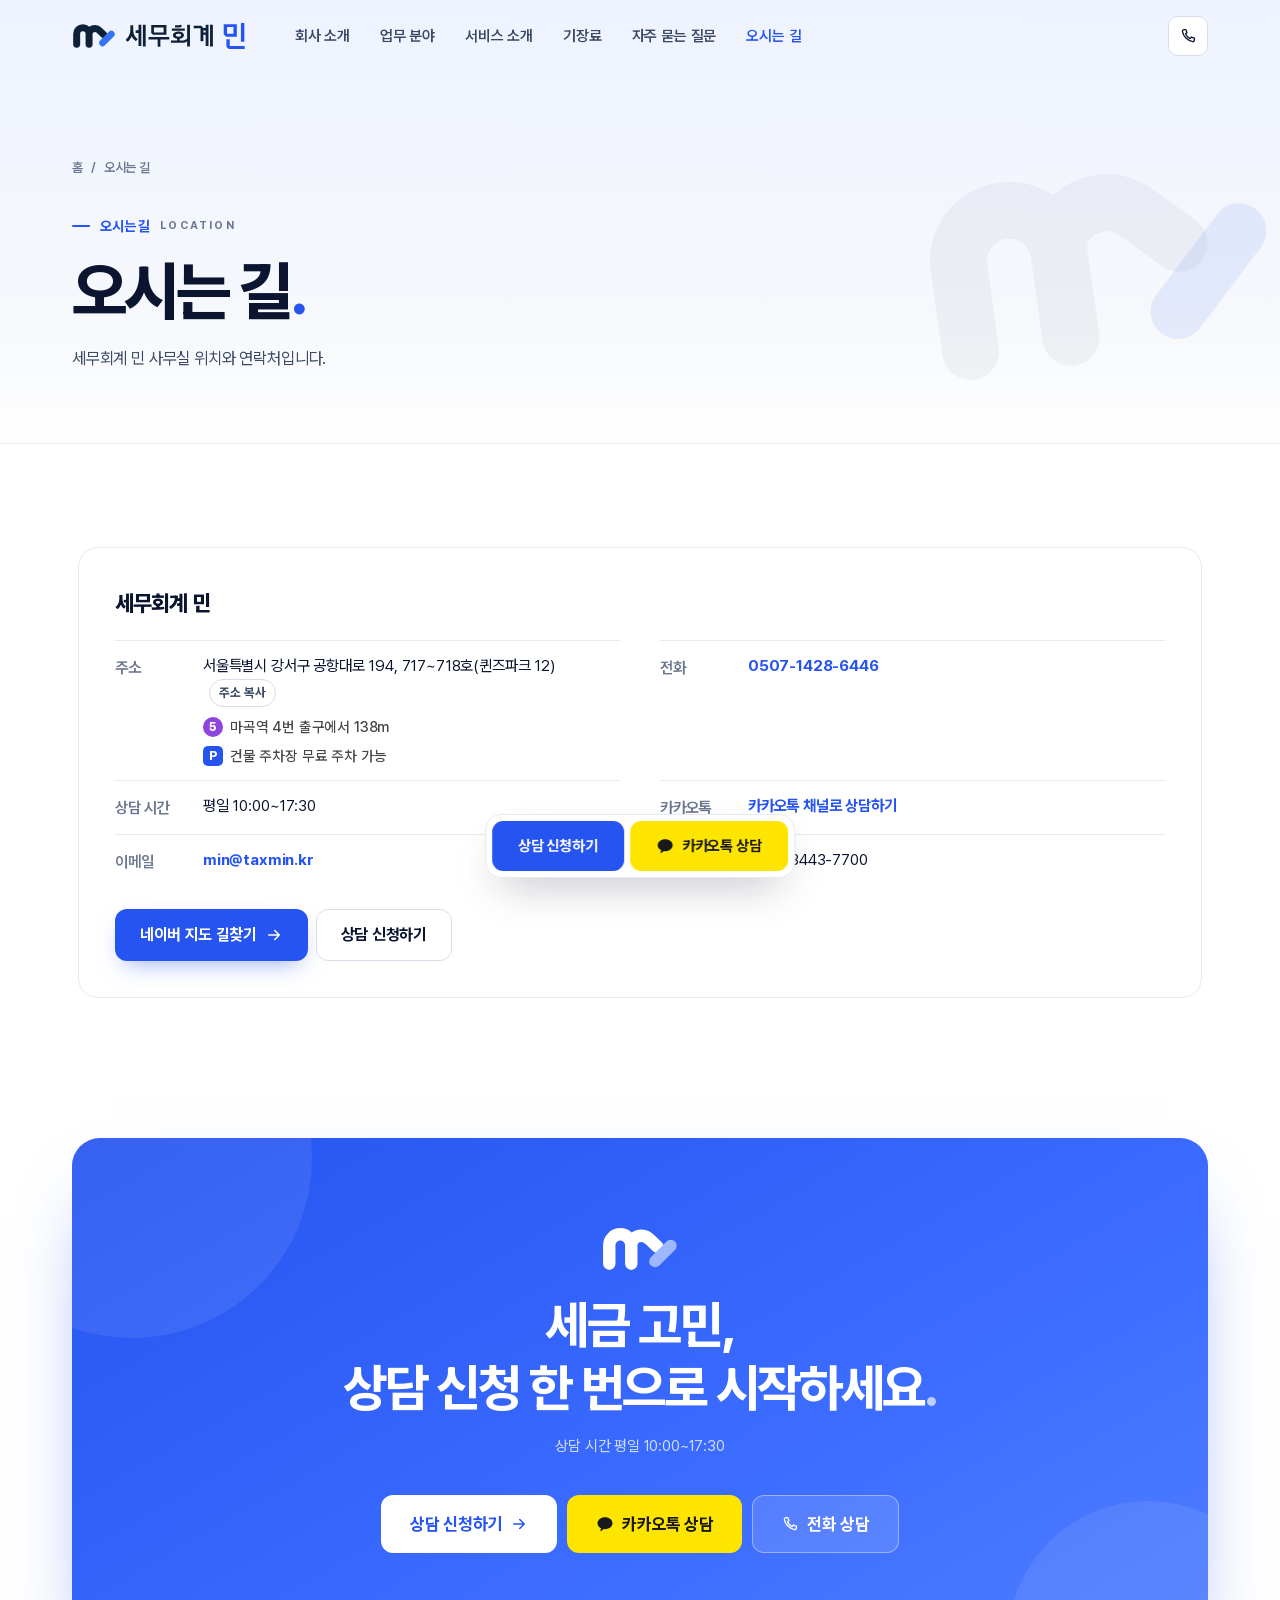
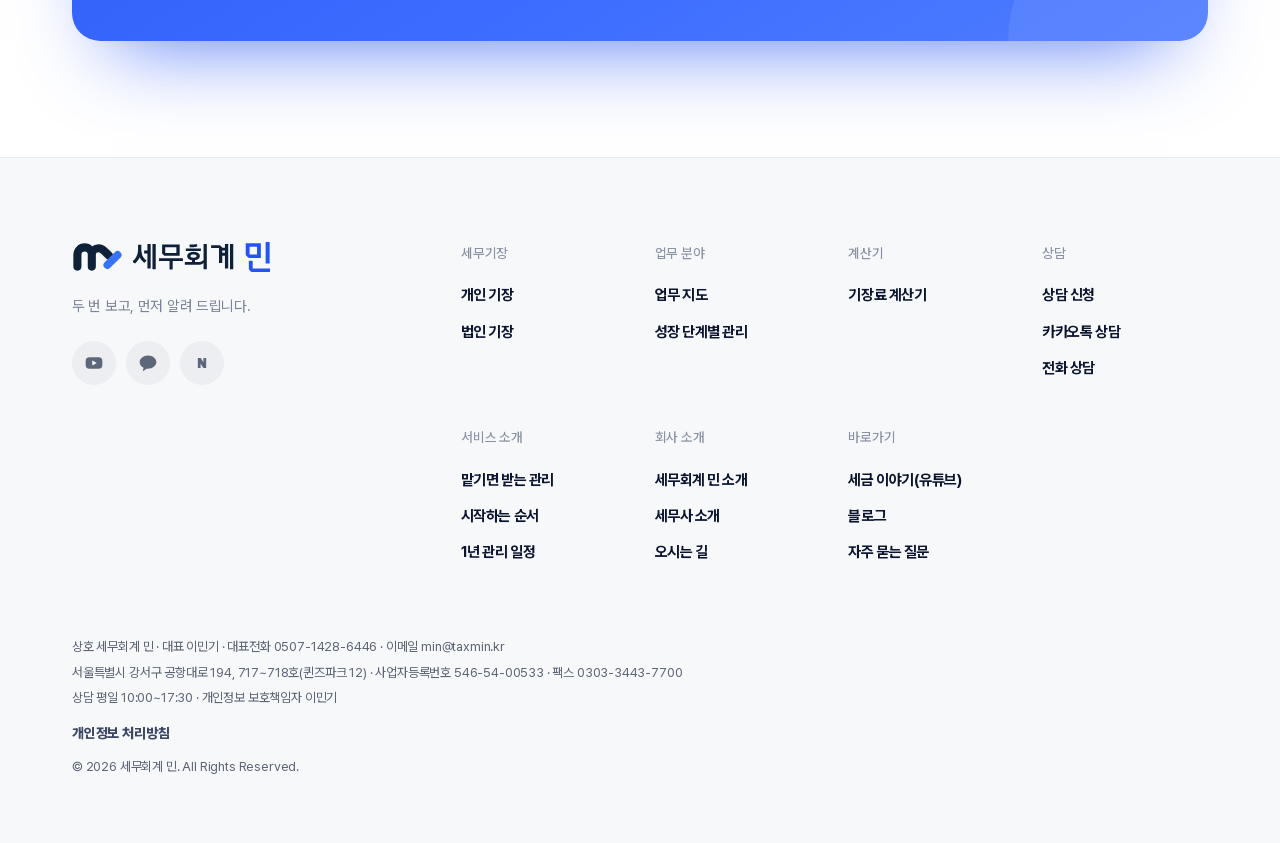
<file: contact.html>
<!doctype html>
<html lang="ko" class="intro-done">
<head>
  <meta charset="utf-8">
  <meta name="robots" content="noindex, nofollow">
  <meta name="viewport" content="width=device-width, initial-scale=1, viewport-fit=cover">
  <title>오시는 길 | 세무회계 민</title>
  <meta name="description" content="세무회계 민 오시는 길 — 서울 강서구 공항대로 194, 717~718호(퀸즈파크 12). 5호선 마곡역 4번 출구에서 138m, 건물 주차장 무료 주차 가능.">
  <meta name="theme-color" content="#F6F8FC">
  <link rel="canonical" href="https://taxmin.kr/contact.html">
  <meta property="og:type" content="website">
  <meta property="og:site_name" content="세무회계 민">
  <meta property="og:locale" content="ko_KR">
  <meta property="og:url" content="https://taxmin.kr/contact.html">
  <meta property="og:title" content="오시는 길 | 세무회계 민">
  <meta property="og:description" content="세무회계 민 오시는 길 — 서울 강서구 공항대로 194, 717~718호(퀸즈파크 12). 5호선 마곡역 4번 출구에서 138m, 건물 주차장 무료 주차 가능.">
  <meta property="og:image" content="https://taxmin.kr/assets/og.jpg">
  <meta name="twitter:card" content="summary_large_image">
  <link rel="icon" href="assets/favicon.svg?v=20261022" type="image/svg+xml">
  <link rel="icon" href="assets/favicon-32.png?v=20261022" sizes="32x32" type="image/png">
  <link rel="apple-touch-icon" href="assets/logo/apple-touch-icon.png?v=20261022">
  <link rel="stylesheet" href="assets/fonts/pretendard/pretendard.css">
  <link rel="stylesheet" href="css/style.css?v=73806ec4">
  <script src="js/boot.js?v=de8ec58e"></script>
</head>
<body>

<svg width="0" height="0" style="position:absolute" aria-hidden="true" focusable="false">
  <symbol id="tm-symbol" viewBox="18 52 170 100"><path d="M36 134V94a24 24 0 0 1 48 0v40M84 94c0-13 10.5-21 23-21c8 0 13.5 4 19 9.5L141 97" fill="none" style="stroke:var(--mk,#0E2139)" stroke-width="27" stroke-linecap="round" stroke-linejoin="round"/><path d="M136 129L170 95" fill="none" style="stroke:var(--mc,#3673F7)" stroke-width="26" stroke-linecap="round"/></symbol><symbol id="min-wm" viewBox="0 0 923 202"><path style="fill:var(--wa,#0E2139)" fill-rule="evenodd" d="M132 13 153 13 153 183 132 183 132 182 131 182 131 14ZM426 13 428 13 428 15 430 17 430 20 431 20 431 22 433 24 433 27 434 27 431 30 429 30 429 31 426 31 426 32 423 32 423 33 413 34 413 35 381 35 381 17 413 17 413 16 423 15 423 14 426 14ZM475 13 497 13 497 183 475 183 475 141 471 145 466 147 465 149 460 150 458 152 449 153 449 154 349 154 349 135 397 135 397 123 382 119 379 116 377 116 376 114 374 114 369 109 369 107 367 106 366 101 365 101 365 89 366 89 366 86 369 83 369 81 373 77 375 77 377 74 379 74 379 73 381 73 385 70 391 69 391 68 403 67 403 66 420 67 420 68 425 68 425 69 428 69 428 70 431 70 431 71 435 72 436 74 438 74 439 76 441 76 445 80 445 82 447 83 447 85 449 87 449 91 450 91 450 99 449 99 449 103 448 103 447 107 439 115 437 115 436 117 434 117 430 120 427 120 427 121 418 122 418 124 417 124 417 135 448 135 448 134 453 134 453 133 462 131 465 128 467 128 468 126 470 126 471 124 473 124 475 122ZM653 13 675 13 675 182 674 182 674 183 653 183ZM98 14 118 14 119 15 119 179 97 179 97 77 75 77 75 57 97 57 97 15ZM620 14 640 14 641 15 641 178 640 179 619 179 619 92 601 92 601 141 579 141 579 41 526 41 526 22 585 22 590 27 600 36 600 39 619 39 619 15ZM196 16 313 16 314 17 314 92 211 92 204 86 196 77ZM34 18 56 18 56 59 57 59 57 68 58 68 60 83 61 83 61 86 62 86 62 89 63 89 63 92 64 92 65 96 67 97 68 101 73 106 73 108 77 111 77 113 82 118 84 118 88 123 91 124 91 126 77 140 75 140 56 122 56 120 53 118 53 116 51 115 51 113 49 112 49 110 46 106 46 104 44 103 42 110 40 111 39 115 37 116 37 118 35 119 35 121 33 122 31 127 27 130 27 132 14 145 12 145 10 142 8 142 7 140 5 140 4 138 2 138 0 136 0 127 11 117 11 115 17 109 17 107 19 106 21 100 23 99 23 97 25 95 25 92 26 92 26 90 28 88 28 85 29 85 29 82 30 82 30 78 31 78 31 74 32 74 32 68 33 68 33 55 34 55ZM217 35 217 73 218 74 292 74 292 35ZM356 43 456 43 457 44 457 61 356 61ZM601 58 601 73 619 73 619 58ZM400 84 400 85 396 85 396 86 394 86 394 87 392 87 388 90 388 92 387 92 388 100 391 101 394 104 397 104 397 105 413 106 413 105 421 104 421 103 423 103 427 100 427 98 428 98 427 90 424 87 416 85 416 84ZM175 109 335 109 336 110 336 128 268 128 268 129 267 129 267 185 246 185 246 128 175 128Z"/><path style="fill:var(--wb,#2554F0)" fill-rule="evenodd" d="M893 0 919 0 920 1 920 144 919 145 893 145ZM760 9 861 9 861 106 860 107 781 107 781 106 777 106 776 104 774 104 769 97 760 89 760 85 759 85 759 10ZM785 32 785 83 786 84 834 84 835 83 835 32ZM780 127 806 127 806 179 922 179 923 180 923 202 799 202 799 201 795 200 790 195 782 187 782 185 780 183Z"/></symbol>
  <symbol id="tm-mark" viewBox="18 52 170 100"><path d="M36 134V94a24 24 0 0 1 48 0v40M84 94c0-13 10.5-21 23-21c8 0 13.5 4 19 9.5L141 97" fill="none" stroke="currentColor" stroke-width="27" stroke-linecap="round" stroke-linejoin="round"/><path d="M136 129L170 95" fill="none" style="stroke:var(--chk,#3673F7)" stroke-width="26" stroke-linecap="round"/></symbol>
  <symbol id="tm-min" viewBox="-10 -10 140.3 142"><path fill="var(--ma, #2554F0)" d="M0 20L20 20L20 48L0 48Z"/><path fill="var(--ma, #2554F0)" d="M52 20L72 20L72 48L52 68Z"/><path fill="var(--mb, #5C82FF)" d="M0 0L52 0L72 20L0 20Z"/><path fill="var(--mb, #5C82FF)" d="M0 48L52 48L52 68L20 68Z"/><path fill="var(--ma, #2554F0)" d="M92 -10L112 -10L112 84L92 84Z"/><path fill="var(--ma, #2554F0)" d="M16 86L36 86L36 112L16 112Z"/><path fill="var(--mb, #5C82FF)" d="M16 112L116 112L116 132L36 132Z"/></symbol>
  <symbol id="i-arrow" viewBox="0 0 24 24"><path d="M5 12h13M13 6l6 6-6 6" fill="none" stroke="currentColor" stroke-width="2" stroke-linecap="round" stroke-linejoin="round"/></symbol>
  <symbol id="i-kakao" viewBox="0 0 24 24"><path fill="currentColor" d="M12 3C6.5 3 2 6.6 2 11c0 2.8 1.9 5.3 4.7 6.7l-.9 3.4c-.1.3.3.6.6.4l4-2.7c.5.1 1 .1 1.6.1 5.5 0 10-3.6 10-8S17.5 3 12 3z"/></symbol>
  <symbol id="i-phone" viewBox="0 0 24 24"><path fill="none" stroke="currentColor" stroke-width="1.8" stroke-linejoin="round" d="M6.6 3.5h2.6l1.4 4.1-2 1.5a12 12 0 0 0 6.3 6.3l1.5-2 4.1 1.4v2.6a2 2 0 0 1-2.2 2A16.5 16.5 0 0 1 4.6 5.7a2 2 0 0 1 2-2.2z"/></symbol>
  <symbol id="i-check" viewBox="0 0 24 24"><path d="M5 12.5l4.2 4.2L19 7" fill="none" stroke="currentColor" stroke-width="2.2" stroke-linecap="round" stroke-linejoin="round"/></symbol>
  <symbol id="i-play" viewBox="0 0 24 24"><path d="M9 6.8v10.4L17.6 12z" fill="currentColor"/></symbol>
  <symbol id="i-left" viewBox="0 0 24 24"><path d="M14.5 5.5L8 12l6.5 6.5" fill="none" stroke="currentColor" stroke-width="2.2" stroke-linecap="round" stroke-linejoin="round"/></symbol>
  <symbol id="i-right" viewBox="0 0 24 24"><path d="M9.5 5.5L16 12l-6.5 6.5" fill="none" stroke="currentColor" stroke-width="2.2" stroke-linecap="round" stroke-linejoin="round"/></symbol>
  <symbol id="i-yt" viewBox="0 0 24 24"><rect x="2" y="5" width="20" height="14" rx="4.5" fill="currentColor"/><path d="M10 9v6l5.2-3z" fill="#fff"/></symbol>
</svg>

<a class="skip-link" href="#main">본문으로 바로 가기</a>

<header class="site-header" id="site-header">
  <div class="wrap header-inner">
    <a class="brand" href="./" aria-label="세무회계 민 홈"><svg class="brand-ic" aria-hidden="true"><use href="#tm-symbol"/></svg><svg class="brand-wm2" viewBox="0 0 923 202" aria-hidden="true"><use href="#min-wm"/></svg></a>
    <nav class="nav" aria-label="주 메뉴"><a href="about.html">회사 소개</a><a href="services.html">업무 분야</a><a href="how.html">서비스 소개</a><a href="pricing.html">기장료</a><a href="faq.html">자주 묻는 질문</a><a href="contact.html" class="on" aria-current="page">오시는 길</a></nav>
    <div class="header-actions">
      <a class="btn btn-accent btn-sm btn-apply" href="#apply" data-apply aria-haspopup="dialog">상담 신청하기</a>
      <a class="btn btn-kakao btn-sm" href="https://pf.kakao.com/_Mxojqs/chat" target="_blank" rel="noopener" aria-label="카카오톡 상담"><svg class="ico" aria-hidden="true"><use href="#i-kakao"/></svg><span>카카오톡 상담</span></a>
      <a class="btn-tel" href="tel:0507-1428-6446" aria-label="전화 상담" title="전화 상담"><svg class="ico" aria-hidden="true"><use href="#i-phone"/></svg></a>
      <button class="menu-btn" type="button" aria-expanded="false" aria-controls="mobile-menu" aria-label="메뉴 열기"><span></span><span></span></button>
    </div>
  </div>
  <div class="mobile-menu" id="mobile-menu" hidden>
    <nav class="wrap" aria-label="모바일 메뉴"><a href="about.html"><span>01</span>회사 소개</a><a href="services.html"><span>02</span>업무 분야</a><a href="how.html"><span>03</span>서비스 소개</a><a href="pricing.html"><span>04</span>기장료</a><a href="faq.html"><span>05</span>자주 묻는 질문</a><a href="contact.html" aria-current="page"><span>06</span>오시는 길</a></nav>
    <div class="wrap mm-cta"><a class="btn btn-accent" href="#apply" data-apply aria-haspopup="dialog">상담 신청하기</a><a class="btn btn-kakao" href="https://pf.kakao.com/_Mxojqs/chat" target="_blank" rel="noopener"><svg class="ico" aria-hidden="true"><use href="#i-kakao"/></svg>카카오톡 상담</a><a class="btn btn-ghost" href="tel:0507-1428-6446"><svg class="ico" aria-hidden="true"><use href="#i-phone"/></svg>전화 상담</a></div>
  </div>
</header>

<main id="main">

  <section class="page-hero" aria-labelledby="page-title">
    <svg class="ph-mark" aria-hidden="true"><use href="#tm-mark"/></svg>
    <div class="wrap">
      <p class="crumbs"><a href="./">홈</a><span aria-hidden="true">/</span>오시는 길</p>
      <p class="label"><i></i>오시는 길 <em>LOCATION</em></p>
      <h1 class="page-title" id="page-title">오시는 길<span class="dot-end">.</span></h1>
      <p class="page-lead">세무회계 민 사무실 위치와 연락처입니다.</p>
    </div>
  </section>

  <section class="section map-section" aria-label="위치와 연락처">
    <div class="wrap visit">
      <div class="visit-info">
        <h2 class="visit-h">세무회계 민</h2>
        <dl class="visit-list">
          <div><dt>주소</dt><dd>서울특별시 강서구 공항대로 194, <span class="nw">717~718호(퀸즈파크 12)</span> <button type="button" class="copy-addr" data-copy="서울특별시 강서구 공항대로 194, 717~718호(퀸즈파크 12)">주소 복사</button><span class="addr-way"><i class="sub-line sub-5" role="img" aria-label="지하철 5호선">5</i>마곡역 4번 출구에서 138m</span><span class="addr-way addr-park"><i class="sub-line sub-p" role="img" aria-label="주차">P</i>건물 주차장 무료 주차 가능</span></dd></div>
          <div><dt>전화</dt><dd><a href="tel:0507-1428-6446">0507-1428-6446</a></dd></div>
          <div><dt>상담 시간</dt><dd>평일 10:00~17:30</dd></div>
          <div><dt>카카오톡</dt><dd><a href="https://pf.kakao.com/_Mxojqs/chat" target="_blank" rel="noopener">카카오톡 채널로 상담하기</a></dd></div>
          <div><dt>이메일</dt><dd><a href="mailto:min@taxmin.kr">min@taxmin.kr</a></dd></div>
          <div><dt>팩스</dt><dd>0303-3443-7700</dd></div>
        </dl>
        <div class="visit-cta">
          <a class="btn btn-accent" href="https://naver.me/GprYafn5" target="_blank" rel="noopener">네이버 지도 길찾기<svg class="ico" aria-hidden="true"><use href="#i-arrow"/></svg></a>
          <a class="btn btn-ghost" href="#apply" data-apply aria-haspopup="dialog">상담 신청하기</a>
        </div>
      </div>
      <div class="map-box" id="naver-map" data-lat="37.5589512" data-lng="126.8290510" data-name="세무회계 민">
        <div class="map-canvas" role="img" aria-label="네이버 지도 — 세무회계 민 위치, 서울 강서구 공항대로 194"></div>
      </div>
    </div>
  </section>

  <section class="cta-band" aria-label="상담">
    <div class="wrap">
      <div class="contact-head reveal">
        <svg class="contact-mark" aria-hidden="true"><use href="#tm-mark"/></svg>
        <h2 class="display">세금 고민,<br>상담 신청 한 번으로 시작하세요<span class="dot-end">.</span></h2>
        <p class="contact-sub">상담 시간 평일 10:00~17:30</p>
        <div class="contact-cta">
          <a class="btn btn-accent btn-lg" href="#apply" data-apply aria-haspopup="dialog">상담 신청하기<svg class="ico" aria-hidden="true"><use href="#i-arrow"/></svg></a>
          <a class="btn btn-kakao btn-lg" href="https://pf.kakao.com/_Mxojqs/chat" target="_blank" rel="noopener"><svg class="ico" aria-hidden="true"><use href="#i-kakao"/></svg>카카오톡 상담</a>
          <a class="btn btn-ghost btn-lg" href="tel:0507-1428-6446"><svg class="ico" aria-hidden="true"><use href="#i-phone"/></svg>전화 상담</a>
        </div>
      </div>
    </div>
  </section>
</main>

<footer class="site-footer">
  <div class="wrap">
    <div class="ft-grid">
      <div class="ft-brand">
        <a class="footer-brand ft-logo" href="./" aria-label="세무회계 민 홈"><svg class="brand-ic" aria-hidden="true"><use href="#tm-symbol"/></svg><svg class="brand-wm2" viewBox="0 0 923 202" aria-hidden="true"><use href="#min-wm"/></svg></a>
        <p class="ft-tag">두 번 보고, 먼저 알려 드립니다.</p>
        <div class="ft-sns"><a href="https://www.youtube.com/@tax1Q_min" target="_blank" rel="noopener" aria-label="세무회계 민 유튜브"><svg class="ico" aria-hidden="true"><use href="#i-yt"/></svg></a><a href="https://pf.kakao.com/_Mxojqs/chat" target="_blank" rel="noopener" aria-label="카카오톡 상담"><svg class="ico" aria-hidden="true"><use href="#i-kakao"/></svg></a><a href="https://blog.naver.com/tax-min" target="_blank" rel="noopener" aria-label="세무회계 민 네이버 블로그"><svg viewBox="0 0 24 24" aria-hidden="true"><path d="M7 6h3.4l3.3 5V6H17v12h-3.4l-3.3-5v5H7z" fill="currentColor"/></svg></a></div>
      </div>
      <nav class="ft-cols" aria-label="바닥 메뉴"><div class="ft-col"><p class="ft-h">세무기장</p><a href="pricing.html#plans">개인 기장</a><a href="pricing.html#plans">법인 기장</a></div><div class="ft-col"><p class="ft-h">업무 분야</p><a href="services.html#fields">업무 지도</a><a href="services.html#services">성장 단계별 관리</a></div><div class="ft-col"><p class="ft-h">계산기</p><a href="pricing.html#calc">기장료 계산기</a></div><div class="ft-col"><p class="ft-h">상담</p><a href="#apply" data-apply aria-haspopup="dialog">상담 신청</a><a href="https://pf.kakao.com/_Mxojqs/chat" target="_blank" rel="noopener">카카오톡 상담</a><a href="tel:0507-1428-6446">전화 상담</a></div><div class="ft-col"><p class="ft-h">서비스 소개</p><a href="how.html#service">맡기면 받는 관리</a><a href="how.html#start">시작하는 순서</a><a href="how.html#process">1년 관리 일정</a></div><div class="ft-col"><p class="ft-h">회사 소개</p><a href="about.html">세무회계 민 소개</a><a href="about.html#team">세무사 소개</a><a href="contact.html">오시는 길</a></div><div class="ft-col"><p class="ft-h">바로가기</p><a href="https://www.youtube.com/@tax1Q_min" target="_blank" rel="noopener">세금 이야기(유튜브)</a><a href="https://blog.naver.com/tax-min" target="_blank" rel="noopener">블로그</a><a href="faq.html">자주 묻는 질문</a></div></nav>
    </div>
    <div class="ft-bottom">
      <p>상호 세무회계 민 · 대표 이민기 · 대표전화 <span class="nw">0507-1428-6446</span> · 이메일 <span class="nw">min@taxmin.kr</span></p>
      <p><span class="nw">서울특별시 강서구 공항대로 194,</span> <span class="nw">717~718호(퀸즈파크 12)</span> · 사업자등록번호 <span class="nw">546-54-00533</span> · 팩스 <span class="nw">0303-3443-7700</span></p>
      <p>상담 평일 10:00~17:30 · 개인정보 보호책임자 이민기</p>
      <p class="ft-legal"><a class="pv" href="privacy.html">개인정보 처리방침</a></p>
      <p class="ft-copy">© 2026 세무회계 민. All Rights Reserved.</p>
    </div>
  </div>
</footer>

<div class="float-cta" aria-label="빠른 상담">
  <a class="fc-apply" href="#apply" data-apply aria-haspopup="dialog">상담 신청하기</a>
  <a class="fc-kakao" href="https://pf.kakao.com/_Mxojqs/chat" target="_blank" rel="noopener"><svg class="ico" aria-hidden="true"><use href="#i-kakao"/></svg>카카오톡 상담</a>
</div>

<script src="js/logos.js?v=86c5545e"></script>
<script src="js/site.js?v=3e36ed98"></script>
<script src="js/fee.js?v=1a92f8ba"></script>
<script src="js/map.js?v=4cd43bdc"></script>
</body>
</html>
</file>
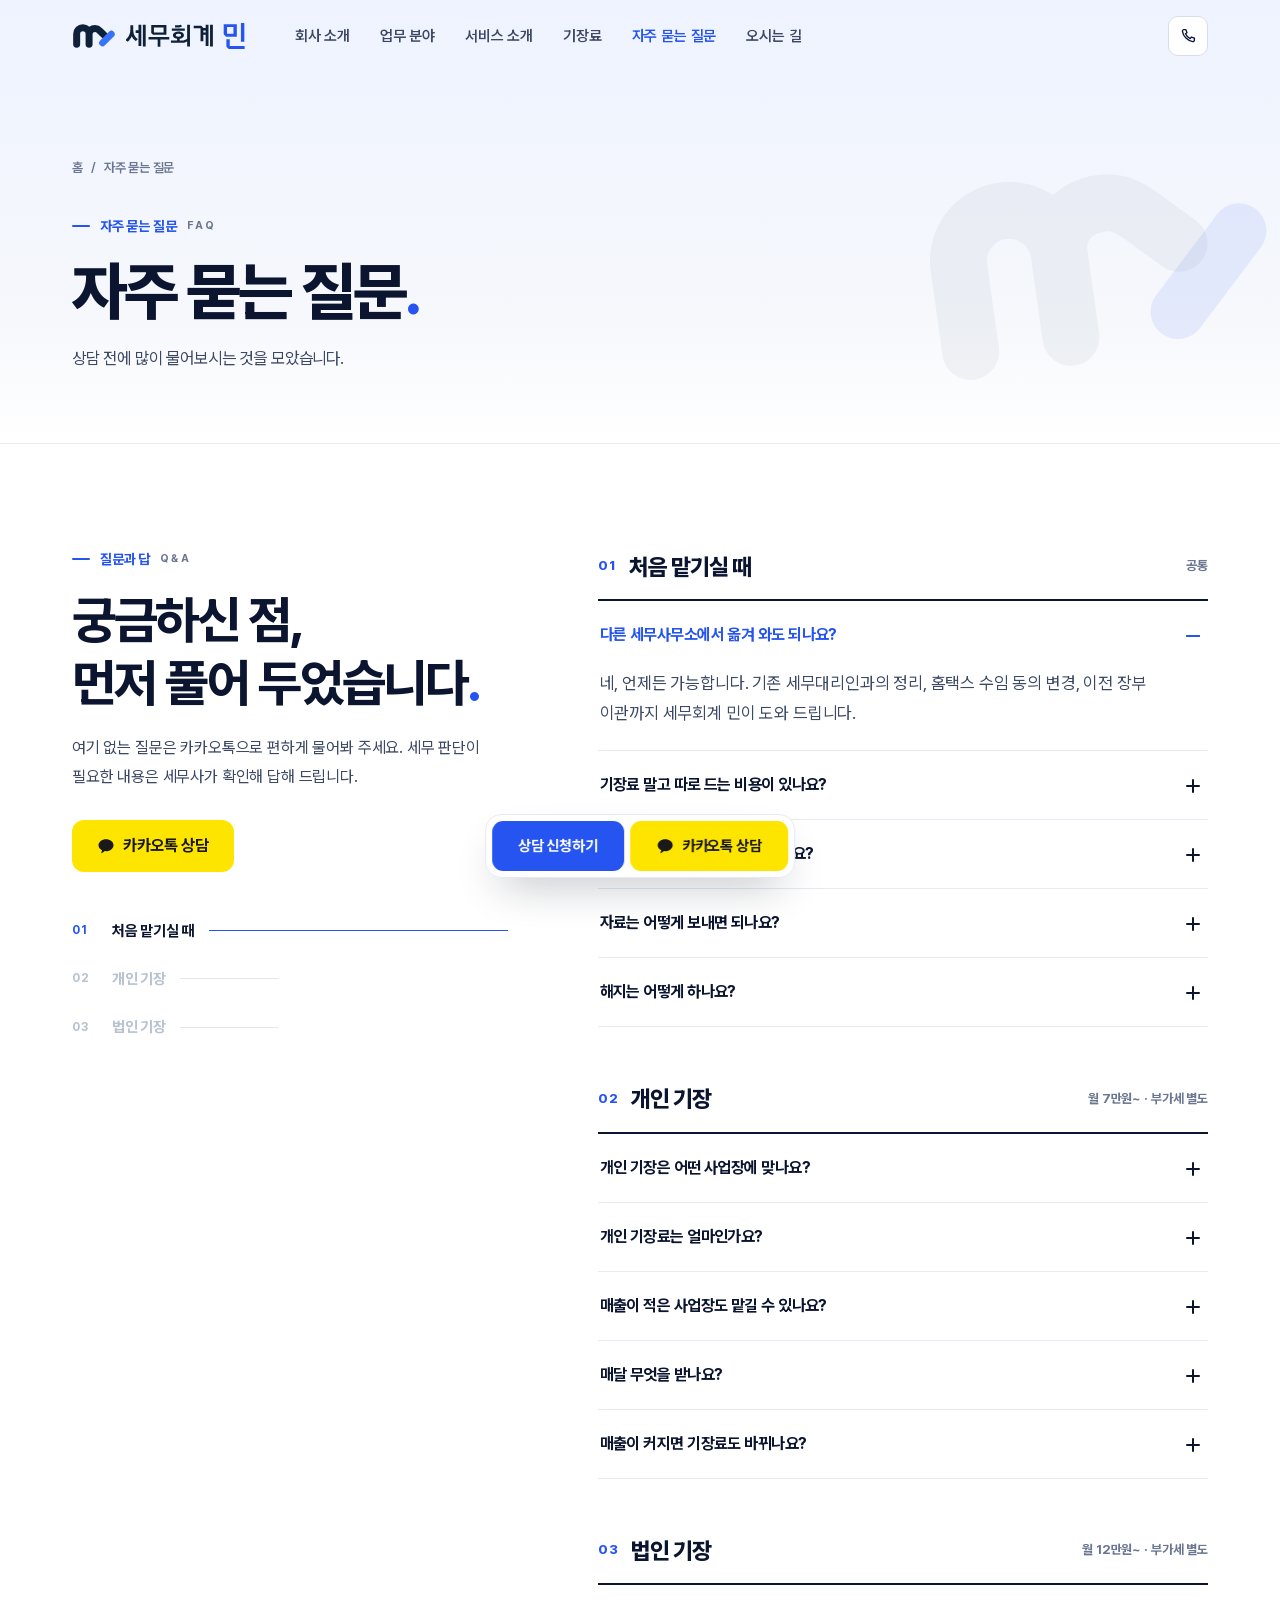
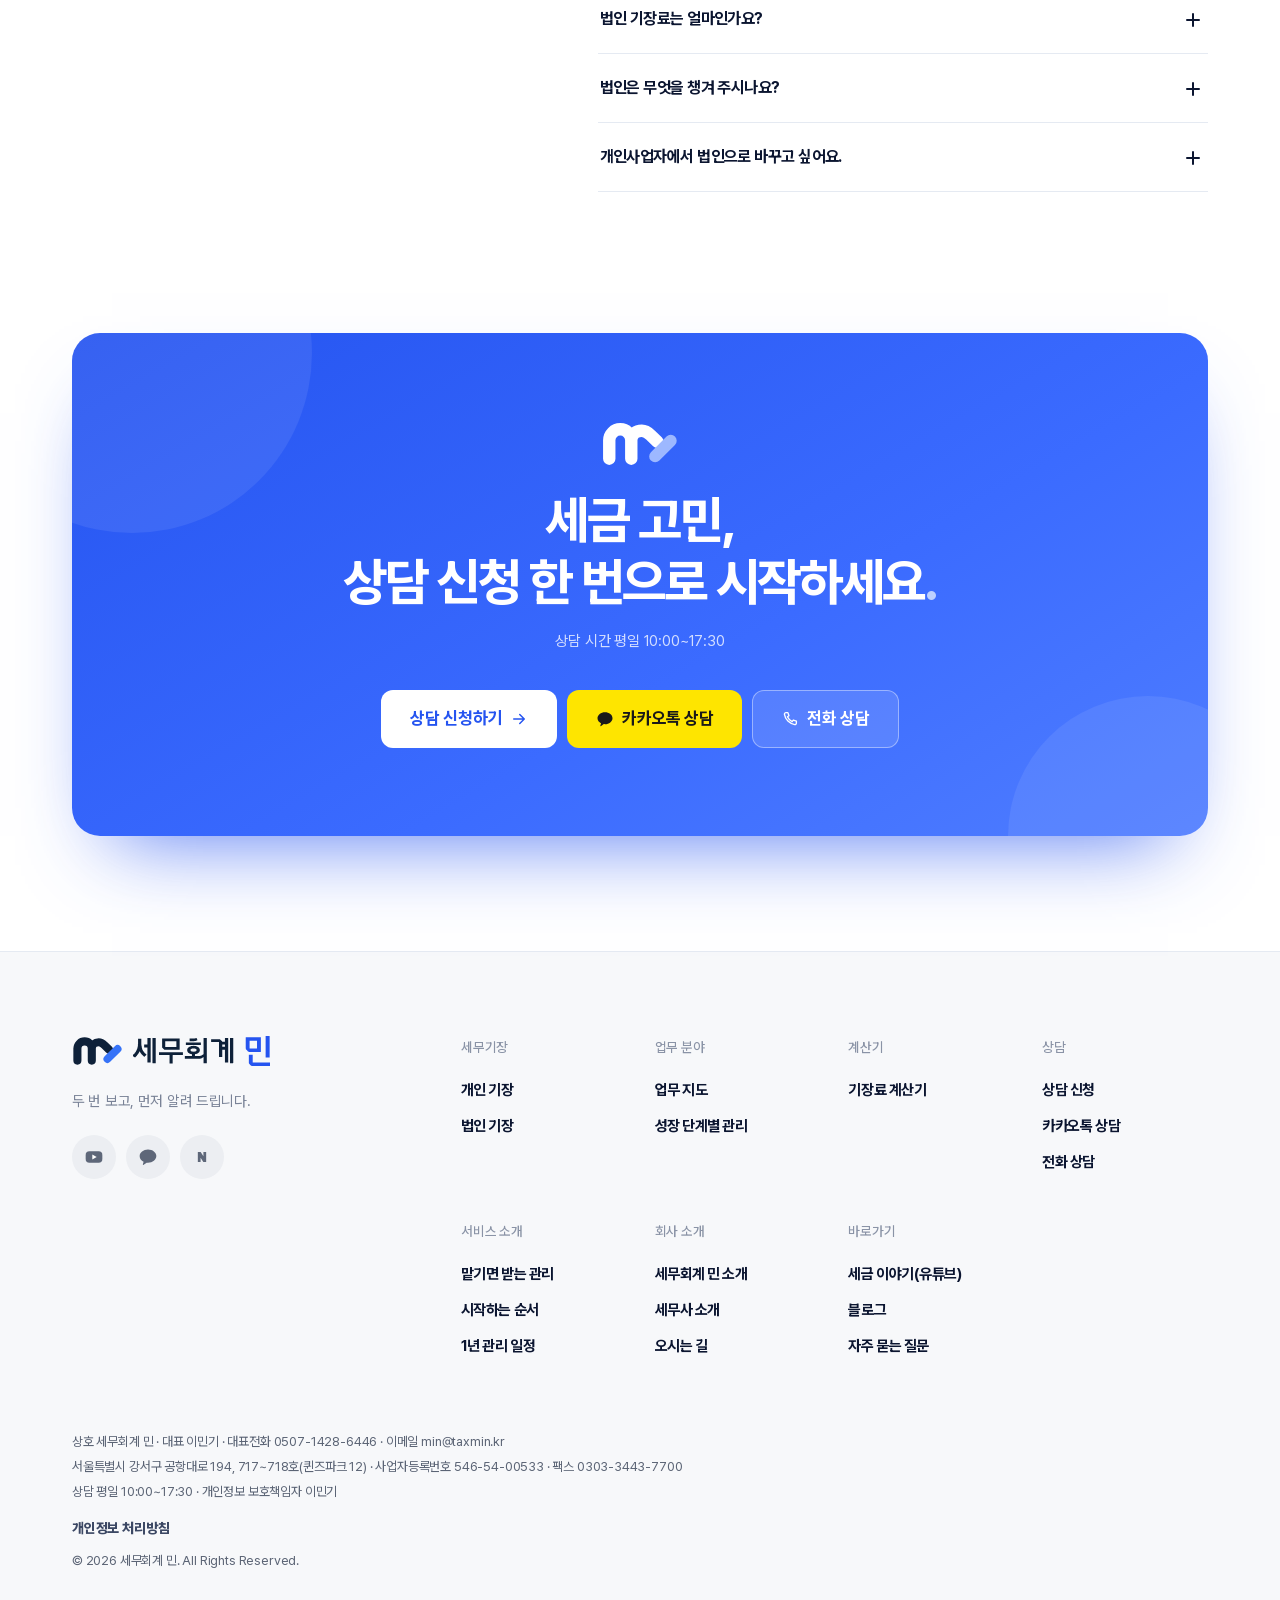
<file: faq.html>
<!doctype html>
<html lang="ko" class="intro-done">
<head>
  <meta charset="utf-8">
  <meta name="robots" content="noindex, nofollow">
  <meta name="viewport" content="width=device-width, initial-scale=1, viewport-fit=cover">
  <title>자주 묻는 질문 | 세무회계 민</title>
  <meta name="description" content="요금·자료 보내는 법·세무사무소 옮기기 등 세무회계 민에 자주 묻는 질문.">
  <meta name="theme-color" content="#F6F8FC">
  <link rel="canonical" href="https://taxmin.kr/faq.html">
  <meta property="og:type" content="website">
  <meta property="og:site_name" content="세무회계 민">
  <meta property="og:locale" content="ko_KR">
  <meta property="og:url" content="https://taxmin.kr/faq.html">
  <meta property="og:title" content="자주 묻는 질문 | 세무회계 민">
  <meta property="og:description" content="요금·자료 보내는 법·세무사무소 옮기기 등 세무회계 민에 자주 묻는 질문.">
  <meta property="og:image" content="https://taxmin.kr/assets/og.jpg">
  <meta name="twitter:card" content="summary_large_image">
  <link rel="icon" href="assets/favicon.svg?v=20261022" type="image/svg+xml">
  <link rel="icon" href="assets/favicon-32.png?v=20261022" sizes="32x32" type="image/png">
  <link rel="apple-touch-icon" href="assets/logo/apple-touch-icon.png?v=20261022">
  <link rel="stylesheet" href="assets/fonts/pretendard/pretendard.css">
  <link rel="stylesheet" href="css/style.css?v=73806ec4">
  <script src="js/boot.js?v=de8ec58e"></script>
</head>
<body>

<svg width="0" height="0" style="position:absolute" aria-hidden="true" focusable="false">
  <symbol id="tm-symbol" viewBox="18 52 170 100"><path d="M36 134V94a24 24 0 0 1 48 0v40M84 94c0-13 10.5-21 23-21c8 0 13.5 4 19 9.5L141 97" fill="none" style="stroke:var(--mk,#0E2139)" stroke-width="27" stroke-linecap="round" stroke-linejoin="round"/><path d="M136 129L170 95" fill="none" style="stroke:var(--mc,#3673F7)" stroke-width="26" stroke-linecap="round"/></symbol><symbol id="min-wm" viewBox="0 0 923 202"><path style="fill:var(--wa,#0E2139)" fill-rule="evenodd" d="M132 13 153 13 153 183 132 183 132 182 131 182 131 14ZM426 13 428 13 428 15 430 17 430 20 431 20 431 22 433 24 433 27 434 27 431 30 429 30 429 31 426 31 426 32 423 32 423 33 413 34 413 35 381 35 381 17 413 17 413 16 423 15 423 14 426 14ZM475 13 497 13 497 183 475 183 475 141 471 145 466 147 465 149 460 150 458 152 449 153 449 154 349 154 349 135 397 135 397 123 382 119 379 116 377 116 376 114 374 114 369 109 369 107 367 106 366 101 365 101 365 89 366 89 366 86 369 83 369 81 373 77 375 77 377 74 379 74 379 73 381 73 385 70 391 69 391 68 403 67 403 66 420 67 420 68 425 68 425 69 428 69 428 70 431 70 431 71 435 72 436 74 438 74 439 76 441 76 445 80 445 82 447 83 447 85 449 87 449 91 450 91 450 99 449 99 449 103 448 103 447 107 439 115 437 115 436 117 434 117 430 120 427 120 427 121 418 122 418 124 417 124 417 135 448 135 448 134 453 134 453 133 462 131 465 128 467 128 468 126 470 126 471 124 473 124 475 122ZM653 13 675 13 675 182 674 182 674 183 653 183ZM98 14 118 14 119 15 119 179 97 179 97 77 75 77 75 57 97 57 97 15ZM620 14 640 14 641 15 641 178 640 179 619 179 619 92 601 92 601 141 579 141 579 41 526 41 526 22 585 22 590 27 600 36 600 39 619 39 619 15ZM196 16 313 16 314 17 314 92 211 92 204 86 196 77ZM34 18 56 18 56 59 57 59 57 68 58 68 60 83 61 83 61 86 62 86 62 89 63 89 63 92 64 92 65 96 67 97 68 101 73 106 73 108 77 111 77 113 82 118 84 118 88 123 91 124 91 126 77 140 75 140 56 122 56 120 53 118 53 116 51 115 51 113 49 112 49 110 46 106 46 104 44 103 42 110 40 111 39 115 37 116 37 118 35 119 35 121 33 122 31 127 27 130 27 132 14 145 12 145 10 142 8 142 7 140 5 140 4 138 2 138 0 136 0 127 11 117 11 115 17 109 17 107 19 106 21 100 23 99 23 97 25 95 25 92 26 92 26 90 28 88 28 85 29 85 29 82 30 82 30 78 31 78 31 74 32 74 32 68 33 68 33 55 34 55ZM217 35 217 73 218 74 292 74 292 35ZM356 43 456 43 457 44 457 61 356 61ZM601 58 601 73 619 73 619 58ZM400 84 400 85 396 85 396 86 394 86 394 87 392 87 388 90 388 92 387 92 388 100 391 101 394 104 397 104 397 105 413 106 413 105 421 104 421 103 423 103 427 100 427 98 428 98 427 90 424 87 416 85 416 84ZM175 109 335 109 336 110 336 128 268 128 268 129 267 129 267 185 246 185 246 128 175 128Z"/><path style="fill:var(--wb,#2554F0)" fill-rule="evenodd" d="M893 0 919 0 920 1 920 144 919 145 893 145ZM760 9 861 9 861 106 860 107 781 107 781 106 777 106 776 104 774 104 769 97 760 89 760 85 759 85 759 10ZM785 32 785 83 786 84 834 84 835 83 835 32ZM780 127 806 127 806 179 922 179 923 180 923 202 799 202 799 201 795 200 790 195 782 187 782 185 780 183Z"/></symbol>
  <symbol id="tm-mark" viewBox="18 52 170 100"><path d="M36 134V94a24 24 0 0 1 48 0v40M84 94c0-13 10.5-21 23-21c8 0 13.5 4 19 9.5L141 97" fill="none" stroke="currentColor" stroke-width="27" stroke-linecap="round" stroke-linejoin="round"/><path d="M136 129L170 95" fill="none" style="stroke:var(--chk,#3673F7)" stroke-width="26" stroke-linecap="round"/></symbol>
  <symbol id="tm-min" viewBox="-10 -10 140.3 142"><path fill="var(--ma, #2554F0)" d="M0 20L20 20L20 48L0 48Z"/><path fill="var(--ma, #2554F0)" d="M52 20L72 20L72 48L52 68Z"/><path fill="var(--mb, #5C82FF)" d="M0 0L52 0L72 20L0 20Z"/><path fill="var(--mb, #5C82FF)" d="M0 48L52 48L52 68L20 68Z"/><path fill="var(--ma, #2554F0)" d="M92 -10L112 -10L112 84L92 84Z"/><path fill="var(--ma, #2554F0)" d="M16 86L36 86L36 112L16 112Z"/><path fill="var(--mb, #5C82FF)" d="M16 112L116 112L116 132L36 132Z"/></symbol>
  <symbol id="i-arrow" viewBox="0 0 24 24"><path d="M5 12h13M13 6l6 6-6 6" fill="none" stroke="currentColor" stroke-width="2" stroke-linecap="round" stroke-linejoin="round"/></symbol>
  <symbol id="i-kakao" viewBox="0 0 24 24"><path fill="currentColor" d="M12 3C6.5 3 2 6.6 2 11c0 2.8 1.9 5.3 4.7 6.7l-.9 3.4c-.1.3.3.6.6.4l4-2.7c.5.1 1 .1 1.6.1 5.5 0 10-3.6 10-8S17.5 3 12 3z"/></symbol>
  <symbol id="i-phone" viewBox="0 0 24 24"><path fill="none" stroke="currentColor" stroke-width="1.8" stroke-linejoin="round" d="M6.6 3.5h2.6l1.4 4.1-2 1.5a12 12 0 0 0 6.3 6.3l1.5-2 4.1 1.4v2.6a2 2 0 0 1-2.2 2A16.5 16.5 0 0 1 4.6 5.7a2 2 0 0 1 2-2.2z"/></symbol>
  <symbol id="i-check" viewBox="0 0 24 24"><path d="M5 12.5l4.2 4.2L19 7" fill="none" stroke="currentColor" stroke-width="2.2" stroke-linecap="round" stroke-linejoin="round"/></symbol>
  <symbol id="i-play" viewBox="0 0 24 24"><path d="M9 6.8v10.4L17.6 12z" fill="currentColor"/></symbol>
  <symbol id="i-left" viewBox="0 0 24 24"><path d="M14.5 5.5L8 12l6.5 6.5" fill="none" stroke="currentColor" stroke-width="2.2" stroke-linecap="round" stroke-linejoin="round"/></symbol>
  <symbol id="i-right" viewBox="0 0 24 24"><path d="M9.5 5.5L16 12l-6.5 6.5" fill="none" stroke="currentColor" stroke-width="2.2" stroke-linecap="round" stroke-linejoin="round"/></symbol>
  <symbol id="i-yt" viewBox="0 0 24 24"><rect x="2" y="5" width="20" height="14" rx="4.5" fill="currentColor"/><path d="M10 9v6l5.2-3z" fill="#fff"/></symbol>
</svg>

<a class="skip-link" href="#main">본문으로 바로 가기</a>

<header class="site-header" id="site-header">
  <div class="wrap header-inner">
    <a class="brand" href="./" aria-label="세무회계 민 홈"><svg class="brand-ic" aria-hidden="true"><use href="#tm-symbol"/></svg><svg class="brand-wm2" viewBox="0 0 923 202" aria-hidden="true"><use href="#min-wm"/></svg></a>
    <nav class="nav" aria-label="주 메뉴"><a href="about.html">회사 소개</a><a href="services.html">업무 분야</a><a href="how.html">서비스 소개</a><a href="pricing.html">기장료</a><a href="faq.html" class="on" aria-current="page">자주 묻는 질문</a><a href="contact.html">오시는 길</a></nav>
    <div class="header-actions">
      <a class="btn btn-accent btn-sm btn-apply" href="#apply" data-apply aria-haspopup="dialog">상담 신청하기</a>
      <a class="btn btn-kakao btn-sm" href="https://pf.kakao.com/_Mxojqs/chat" target="_blank" rel="noopener" aria-label="카카오톡 상담"><svg class="ico" aria-hidden="true"><use href="#i-kakao"/></svg><span>카카오톡 상담</span></a>
      <a class="btn-tel" href="tel:0507-1428-6446" aria-label="전화 상담" title="전화 상담"><svg class="ico" aria-hidden="true"><use href="#i-phone"/></svg></a>
      <button class="menu-btn" type="button" aria-expanded="false" aria-controls="mobile-menu" aria-label="메뉴 열기"><span></span><span></span></button>
    </div>
  </div>
  <div class="mobile-menu" id="mobile-menu" hidden>
    <nav class="wrap" aria-label="모바일 메뉴"><a href="about.html"><span>01</span>회사 소개</a><a href="services.html"><span>02</span>업무 분야</a><a href="how.html"><span>03</span>서비스 소개</a><a href="pricing.html"><span>04</span>기장료</a><a href="faq.html" aria-current="page"><span>05</span>자주 묻는 질문</a><a href="contact.html"><span>06</span>오시는 길</a></nav>
    <div class="wrap mm-cta"><a class="btn btn-accent" href="#apply" data-apply aria-haspopup="dialog">상담 신청하기</a><a class="btn btn-kakao" href="https://pf.kakao.com/_Mxojqs/chat" target="_blank" rel="noopener"><svg class="ico" aria-hidden="true"><use href="#i-kakao"/></svg>카카오톡 상담</a><a class="btn btn-ghost" href="tel:0507-1428-6446"><svg class="ico" aria-hidden="true"><use href="#i-phone"/></svg>전화 상담</a></div>
  </div>
</header>

<main id="main">

  <section class="page-hero" aria-labelledby="page-title">
    <svg class="ph-mark" aria-hidden="true"><use href="#tm-mark"/></svg>
    <div class="wrap">
      <p class="crumbs"><a href="./">홈</a><span aria-hidden="true">/</span>자주 묻는 질문</p>
      <p class="label"><i></i>자주 묻는 질문 <em>FAQ</em></p>
      <h1 class="page-title" id="page-title">자주 묻는 질문<span class="dot-end">.</span></h1>
      <p class="page-lead">상담 전에 많이 물어보시는 것을 모았습니다.</p>
    </div>
  </section>

  <section class="section faq-sec" id="faq">
    <div class="wrap faq-grid">
      <div class="faq-head">
        <p class="label"><i></i>질문과 답 <em>Q&amp;A</em></p>
        <h2 class="display">궁금하신 점,<br>먼저 풀어 두었습니다<span class="dot-end">.</span></h2>
        <p class="lead">여기 없는 질문은 카카오톡으로 편하게 물어봐 주세요. 세무 판단이 필요한 내용은 세무사가 확인해 답해 드립니다.</p>
        <a class="btn btn-kakao" href="https://pf.kakao.com/_Mxojqs/chat" target="_blank" rel="noopener"><svg class="ico" aria-hidden="true"><use href="#i-kakao"/></svg>카카오톡 상담</a>
        <nav aria-label="질문 묶음 바로 가기"><ol class="chapter-nav faq-nav"><li class="on"><a href="#faq-start"><span>01</span>처음 맡기실 때</a></li><li><a href="#faq-standard"><span>02</span>개인 기장</a></li><li><a href="#faq-corp"><span>03</span>법인 기장</a></li></ol></nav>
      </div>
      <div class="faq-groups">
      <section class="faq-group" id="faq-start" aria-labelledby="faq-start-h"><h3 class="fg-h" id="faq-start-h"><i>01</i>처음 맡기실 때<span>공통</span></h3>
      <div class="faq">
        <details open><summary>다른 세무사무소에서 옮겨 와도 되나요?</summary>
          <div class="faq-a"><p>네, 언제든 가능합니다. 기존 세무대리인과의 정리, 홈택스 수임 동의 변경, 이전 장부 이관까지 세무회계 민이 도와 드립니다.</p></div></details>
        <details><summary>기장료 말고 따로 드는 비용이 있나요?</summary>
          <div class="faq-a"><p>종합소득세·법인세 신고 때 드는 신고 보수(조정료)는 기장료와 별도입니다. 업종, 매출액, 장부 종류에 따라 정해진 기준에 맞춰 신고 전에 미리 알려 드립니다.</p></div></details>
        <details><summary>첫 상담 때 무엇을 준비하면 되나요?</summary>
          <div class="faq-a"><p>사업자등록증, 작년 신고서(있다면), 직원 수와 급여 정도를 알려 주시면 상담이 빨라집니다. 준비가 안 되어 있어도 상담은 할 수 있습니다.</p></div></details>
        <details><summary>자료는 어떻게 보내면 되나요?</summary>
          <div class="faq-a"><p>전자세금계산서와 사업용 카드 내역은 대부분 홈택스에서 자동으로 모입니다. 종이 영수증이나 추가 증빙은 카카오톡 채널로 사진만 보내 주시면 됩니다.</p></div></details>
        <details><summary>해지는 어떻게 하나요?</summary>
          <div class="faq-a"><p>해지 조건은 기장계약서를 쓸 때 함께 정합니다. 궁금한 점은 상담 때 편하게 물어봐 주세요.</p></div></details>
      </div></section>
      <section class="faq-group" id="faq-standard" aria-labelledby="faq-standard-h"><h3 class="fg-h" id="faq-standard-h"><i>02</i>개인 기장<span>월 7만원~ · 부가세 별도</span></h3>
      <div class="faq">
        <details><summary>개인 기장은 어떤 사업장에 맞나요?</summary>
          <div class="faq-a"><p>개인사업자라면 모두 개인 기장입니다. 간편장부 대상이든 복식부기 의무자든, 의료·법률 등 전문직이든 장부와 세금 신고(부가가치세 — 의료 등 면세사업자는 사업장현황신고), 인건비(원천세) 신고를 같은 방식으로 챙깁니다.</p></div></details>
        <details><summary>개인 기장료는 얼마인가요?</summary>
          <div class="faq-a"><p>월 7만원부터(부가세 별도)입니다. 업종과 작년 매출 구간에 따라 정해지고, 4대보험 직원이 6~10명이면 월 1만원, 11~20명이면 월 3만원이 더해지고, 21명 이상은 상담 후 정합니다. 기장료 계산기에서 예상 금액을 바로 보실 수 있습니다.</p></div></details>
        <details><summary>매출이 적은 사업장도 맡길 수 있나요?</summary>
          <div class="faq-a"><p>네. 작은 가게나 올해 새로 시작한 사업도 맡기실 수 있습니다. 매출이 적으면 첫 구간인 월 7~9만원(부가세 별도)이고, 정확한 금액은 상담 때 자료를 보고 알려 드립니다.</p></div></details>
        <details><summary>매달 무엇을 받나요?</summary>
          <div class="faq-a"><p>매달 장부 정리와 매출 보고서, 인건비(원천세) 신고를 챙기고, 1월·7월 부가가치세 신고(면세사업자는 2월 사업장현황신고)와 5월 종합소득세 신고를 합니다. 상·하반기에는 가결산으로 예상 세액을 미리 알려 드립니다.</p></div></details>
        <details><summary>매출이 커지면 기장료도 바뀌나요?</summary>
          <div class="faq-a"><p>기장료는 작년 매출 구간에 따라 정해지므로, 매출이 다음 구간으로 커지면 바뀝니다. 바뀌기 전에 미리 말씀드리고, 사장님과 정한 뒤에 적용합니다.</p></div></details>
      </div></section>
      <section class="faq-group" id="faq-corp" aria-labelledby="faq-corp-h"><h3 class="fg-h" id="faq-corp-h"><i>03</i>법인 기장<span>월 12만원~ · 부가세 별도</span></h3>
      <div class="faq">
        <details><summary>법인 기장료는 얼마인가요?</summary>
          <div class="faq-a"><p>월 12만원부터(부가세 별도)입니다. 업종과 작년 매출 구간에 따라 정해지고, 4대보험 직원이 6~10명이면 월 1만원, 11~20명이면 월 3만원이 더해지고, 21명 이상은 상담 후 정합니다. 새로 세운 법인도 기장료 계산기에서 예상 금액을 보실 수 있습니다.</p></div></details>
        <details><summary>법인은 무엇을 챙겨 주시나요?</summary>
          <div class="faq-a"><p>매달 장부를 정리하고 3월 법인세 신고(12월 결산 법인)까지 챙깁니다. 대표이사 급여 설계와 가지급금 정리도 두 세무사가 함께 검토합니다.</p></div></details>
        <details><summary>개인사업자에서 법인으로 바꾸고 싶어요.</summary>
          <div class="faq-a"><p>법인 전환은 사장님이 원하실 때, 세금과 비용을 함께 따져 본 뒤 정합니다. 법인 전환과 정책자금은 변진웅 세무사의 주요 업무입니다.</p></div></details>
      </div></section>
      </div>
    </div>
  </section>

  <section class="cta-band" aria-label="상담">
    <div class="wrap">
      <div class="contact-head reveal">
        <svg class="contact-mark" aria-hidden="true"><use href="#tm-mark"/></svg>
        <h2 class="display">세금 고민,<br>상담 신청 한 번으로 시작하세요<span class="dot-end">.</span></h2>
        <p class="contact-sub">상담 시간 평일 10:00~17:30</p>
        <div class="contact-cta">
          <a class="btn btn-accent btn-lg" href="#apply" data-apply aria-haspopup="dialog">상담 신청하기<svg class="ico" aria-hidden="true"><use href="#i-arrow"/></svg></a>
          <a class="btn btn-kakao btn-lg" href="https://pf.kakao.com/_Mxojqs/chat" target="_blank" rel="noopener"><svg class="ico" aria-hidden="true"><use href="#i-kakao"/></svg>카카오톡 상담</a>
          <a class="btn btn-ghost btn-lg" href="tel:0507-1428-6446"><svg class="ico" aria-hidden="true"><use href="#i-phone"/></svg>전화 상담</a>
        </div>
      </div>
    </div>
  </section>
</main>

<footer class="site-footer">
  <div class="wrap">
    <div class="ft-grid">
      <div class="ft-brand">
        <a class="footer-brand ft-logo" href="./" aria-label="세무회계 민 홈"><svg class="brand-ic" aria-hidden="true"><use href="#tm-symbol"/></svg><svg class="brand-wm2" viewBox="0 0 923 202" aria-hidden="true"><use href="#min-wm"/></svg></a>
        <p class="ft-tag">두 번 보고, 먼저 알려 드립니다.</p>
        <div class="ft-sns"><a href="https://www.youtube.com/@tax1Q_min" target="_blank" rel="noopener" aria-label="세무회계 민 유튜브"><svg class="ico" aria-hidden="true"><use href="#i-yt"/></svg></a><a href="https://pf.kakao.com/_Mxojqs/chat" target="_blank" rel="noopener" aria-label="카카오톡 상담"><svg class="ico" aria-hidden="true"><use href="#i-kakao"/></svg></a><a href="https://blog.naver.com/tax-min" target="_blank" rel="noopener" aria-label="세무회계 민 네이버 블로그"><svg viewBox="0 0 24 24" aria-hidden="true"><path d="M7 6h3.4l3.3 5V6H17v12h-3.4l-3.3-5v5H7z" fill="currentColor"/></svg></a></div>
      </div>
      <nav class="ft-cols" aria-label="바닥 메뉴"><div class="ft-col"><p class="ft-h">세무기장</p><a href="pricing.html#plans">개인 기장</a><a href="pricing.html#plans">법인 기장</a></div><div class="ft-col"><p class="ft-h">업무 분야</p><a href="services.html#fields">업무 지도</a><a href="services.html#services">성장 단계별 관리</a></div><div class="ft-col"><p class="ft-h">계산기</p><a href="pricing.html#calc">기장료 계산기</a></div><div class="ft-col"><p class="ft-h">상담</p><a href="#apply" data-apply aria-haspopup="dialog">상담 신청</a><a href="https://pf.kakao.com/_Mxojqs/chat" target="_blank" rel="noopener">카카오톡 상담</a><a href="tel:0507-1428-6446">전화 상담</a></div><div class="ft-col"><p class="ft-h">서비스 소개</p><a href="how.html#service">맡기면 받는 관리</a><a href="how.html#start">시작하는 순서</a><a href="how.html#process">1년 관리 일정</a></div><div class="ft-col"><p class="ft-h">회사 소개</p><a href="about.html">세무회계 민 소개</a><a href="about.html#team">세무사 소개</a><a href="contact.html">오시는 길</a></div><div class="ft-col"><p class="ft-h">바로가기</p><a href="https://www.youtube.com/@tax1Q_min" target="_blank" rel="noopener">세금 이야기(유튜브)</a><a href="https://blog.naver.com/tax-min" target="_blank" rel="noopener">블로그</a><a href="faq.html">자주 묻는 질문</a></div></nav>
    </div>
    <div class="ft-bottom">
      <p>상호 세무회계 민 · 대표 이민기 · 대표전화 <span class="nw">0507-1428-6446</span> · 이메일 <span class="nw">min@taxmin.kr</span></p>
      <p><span class="nw">서울특별시 강서구 공항대로 194,</span> <span class="nw">717~718호(퀸즈파크 12)</span> · 사업자등록번호 <span class="nw">546-54-00533</span> · 팩스 <span class="nw">0303-3443-7700</span></p>
      <p>상담 평일 10:00~17:30 · 개인정보 보호책임자 이민기</p>
      <p class="ft-legal"><a class="pv" href="privacy.html">개인정보 처리방침</a></p>
      <p class="ft-copy">© 2026 세무회계 민. All Rights Reserved.</p>
    </div>
  </div>
</footer>

<div class="float-cta" aria-label="빠른 상담">
  <a class="fc-apply" href="#apply" data-apply aria-haspopup="dialog">상담 신청하기</a>
  <a class="fc-kakao" href="https://pf.kakao.com/_Mxojqs/chat" target="_blank" rel="noopener"><svg class="ico" aria-hidden="true"><use href="#i-kakao"/></svg>카카오톡 상담</a>
</div>

<script src="js/logos.js?v=86c5545e"></script>
<script src="js/site.js?v=3e36ed98"></script>
<script src="js/fee.js?v=1a92f8ba"></script>
</body>
</html>
</file>
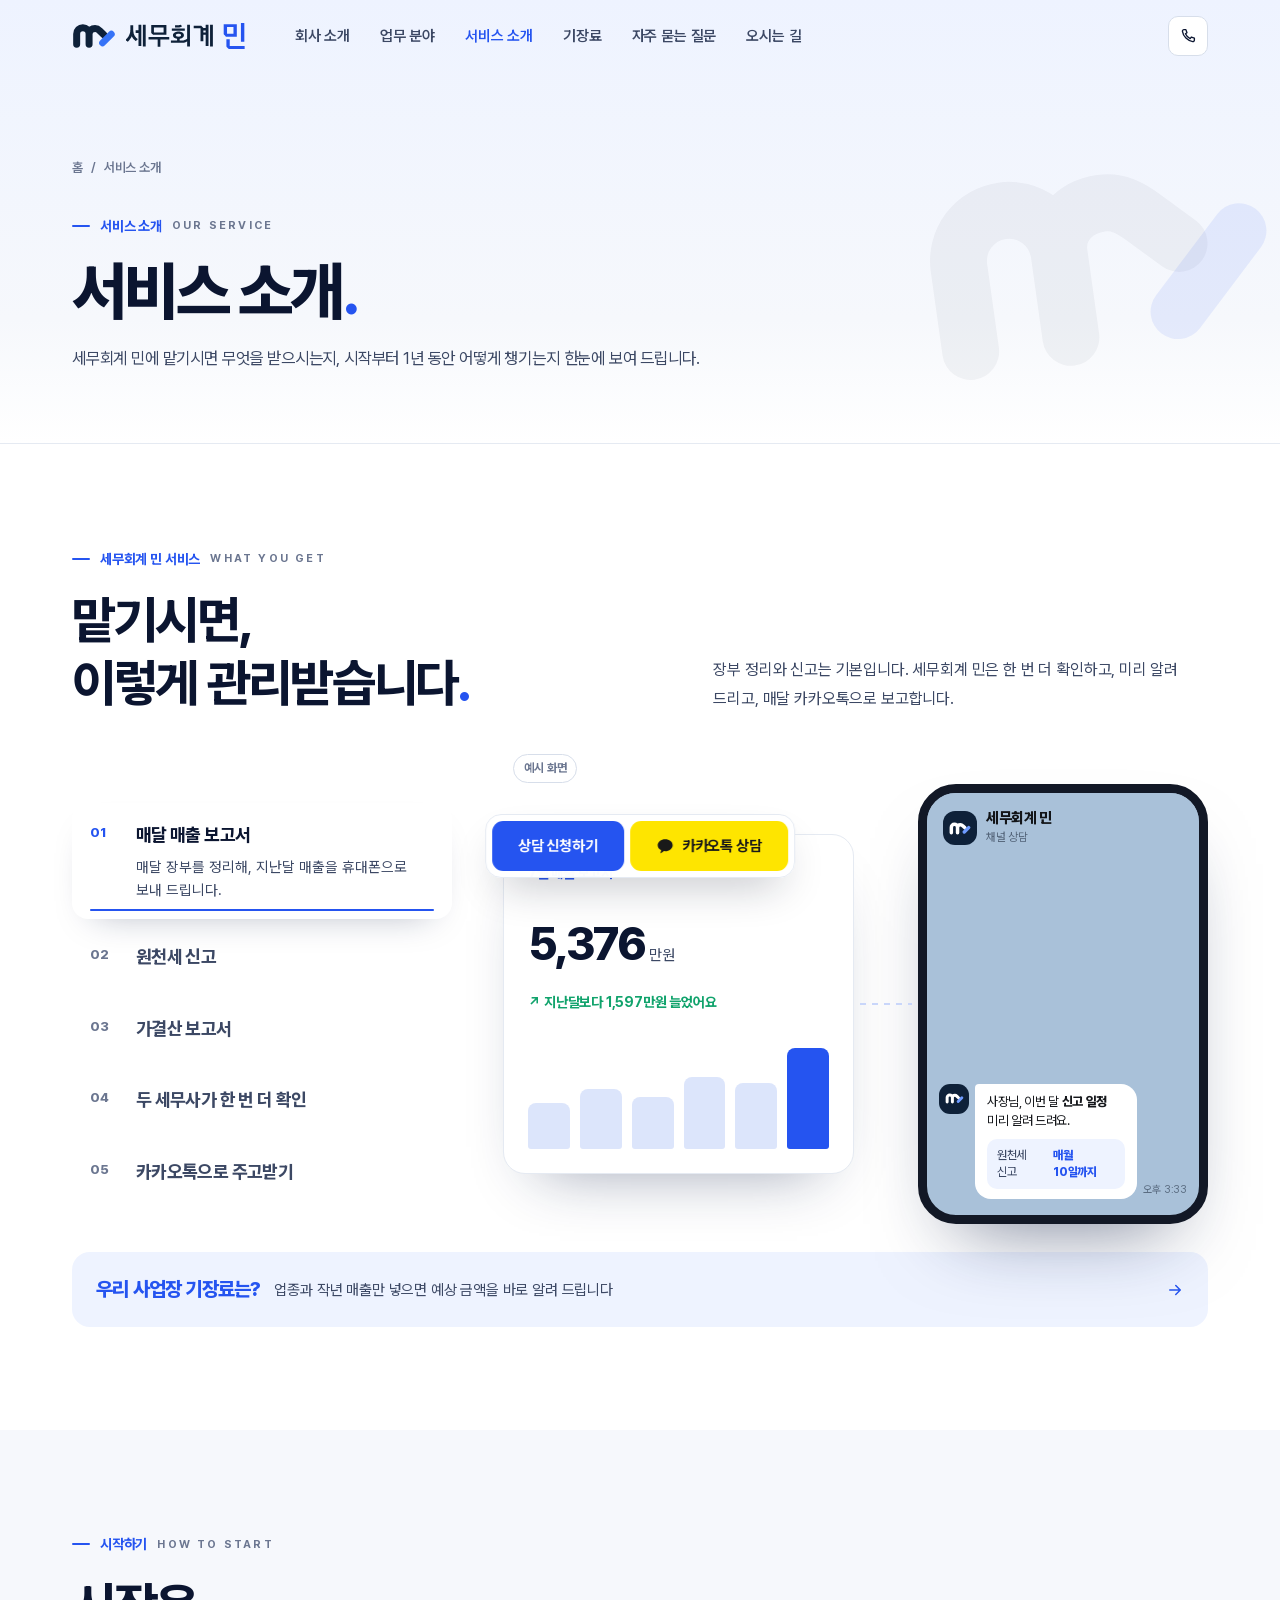
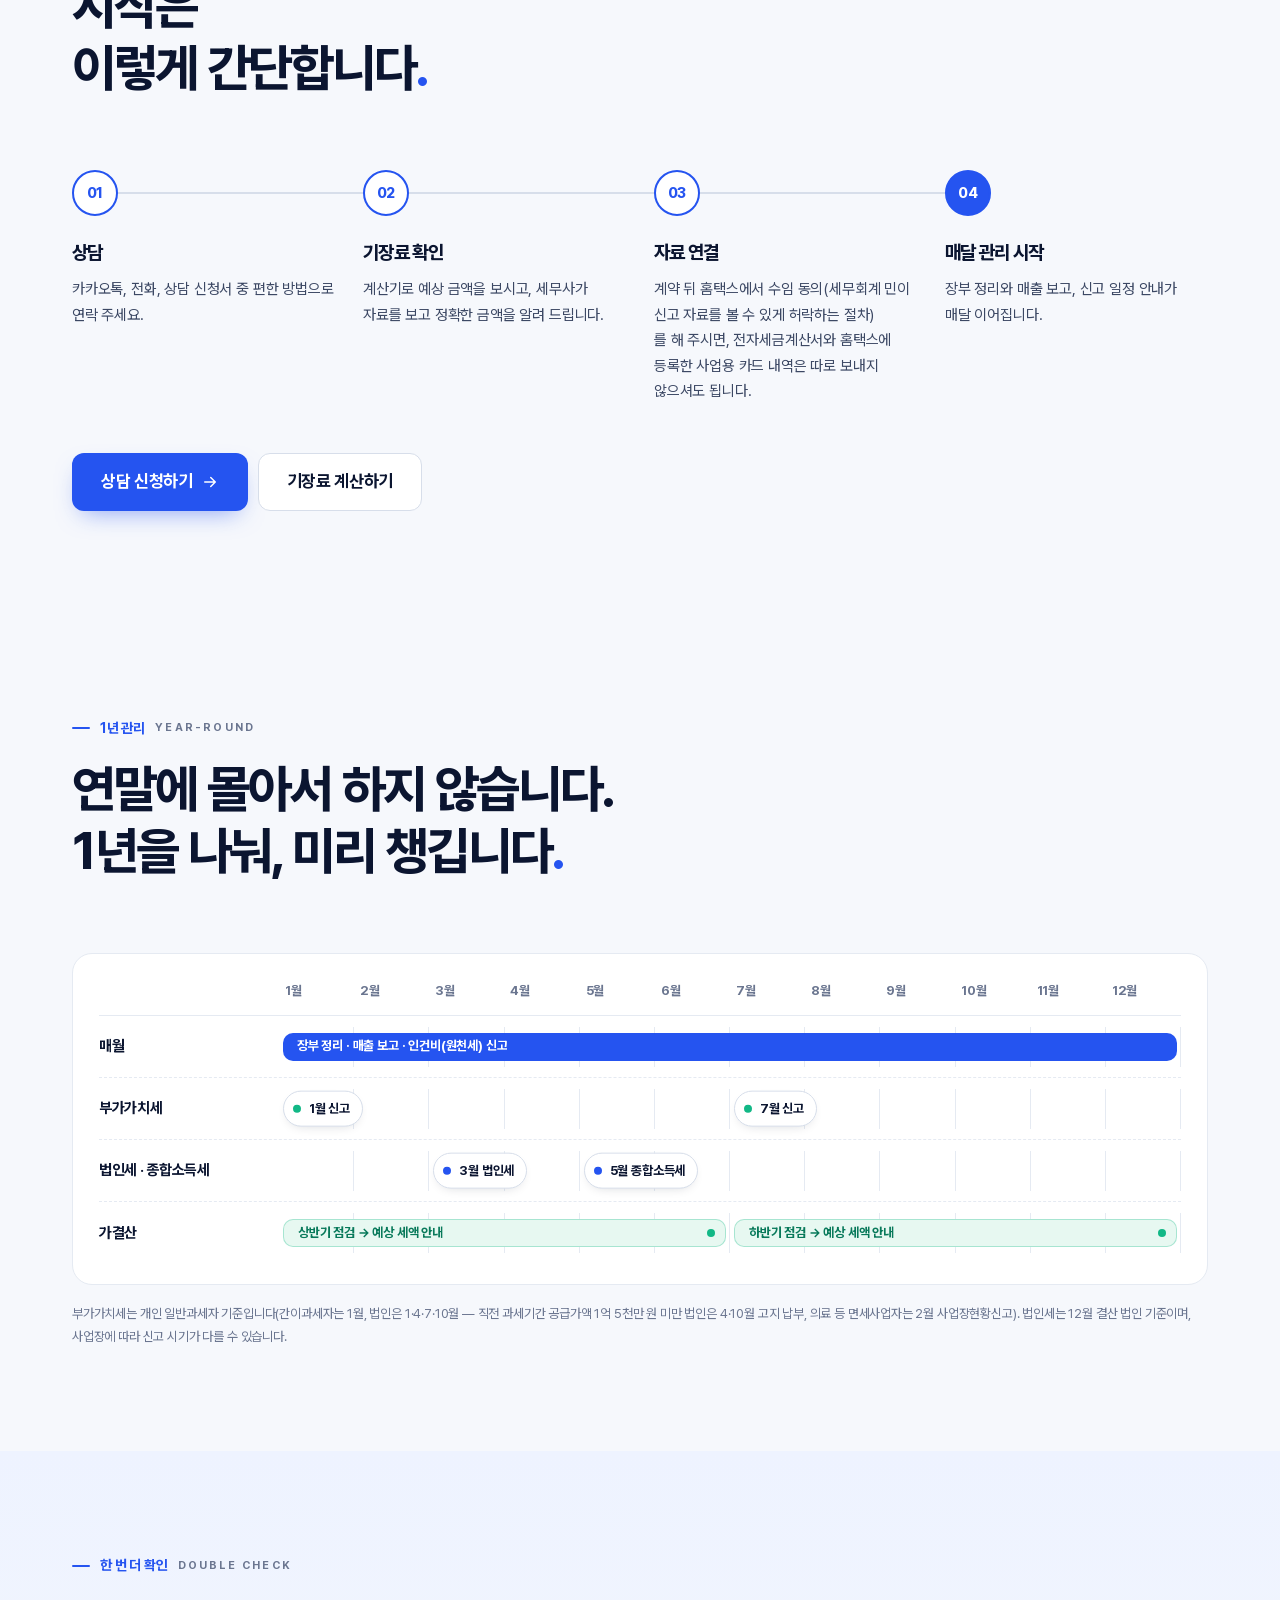
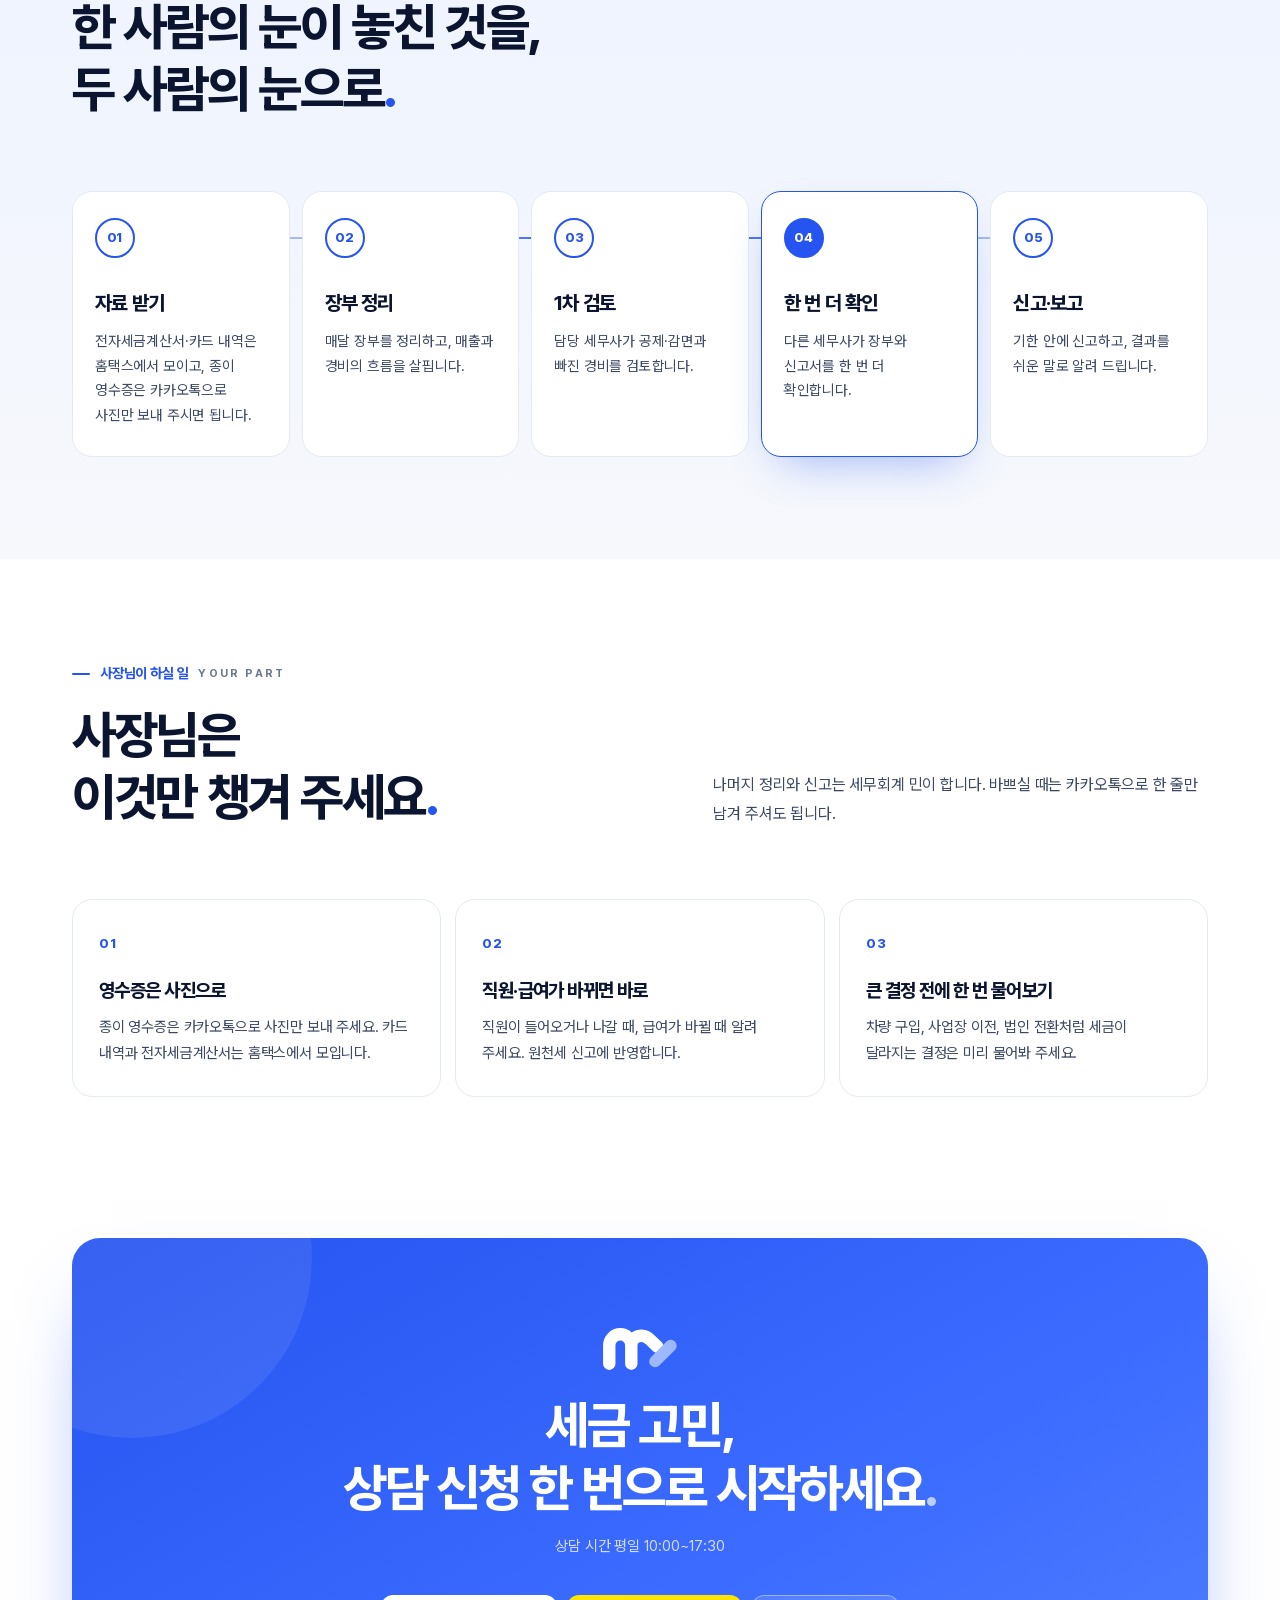
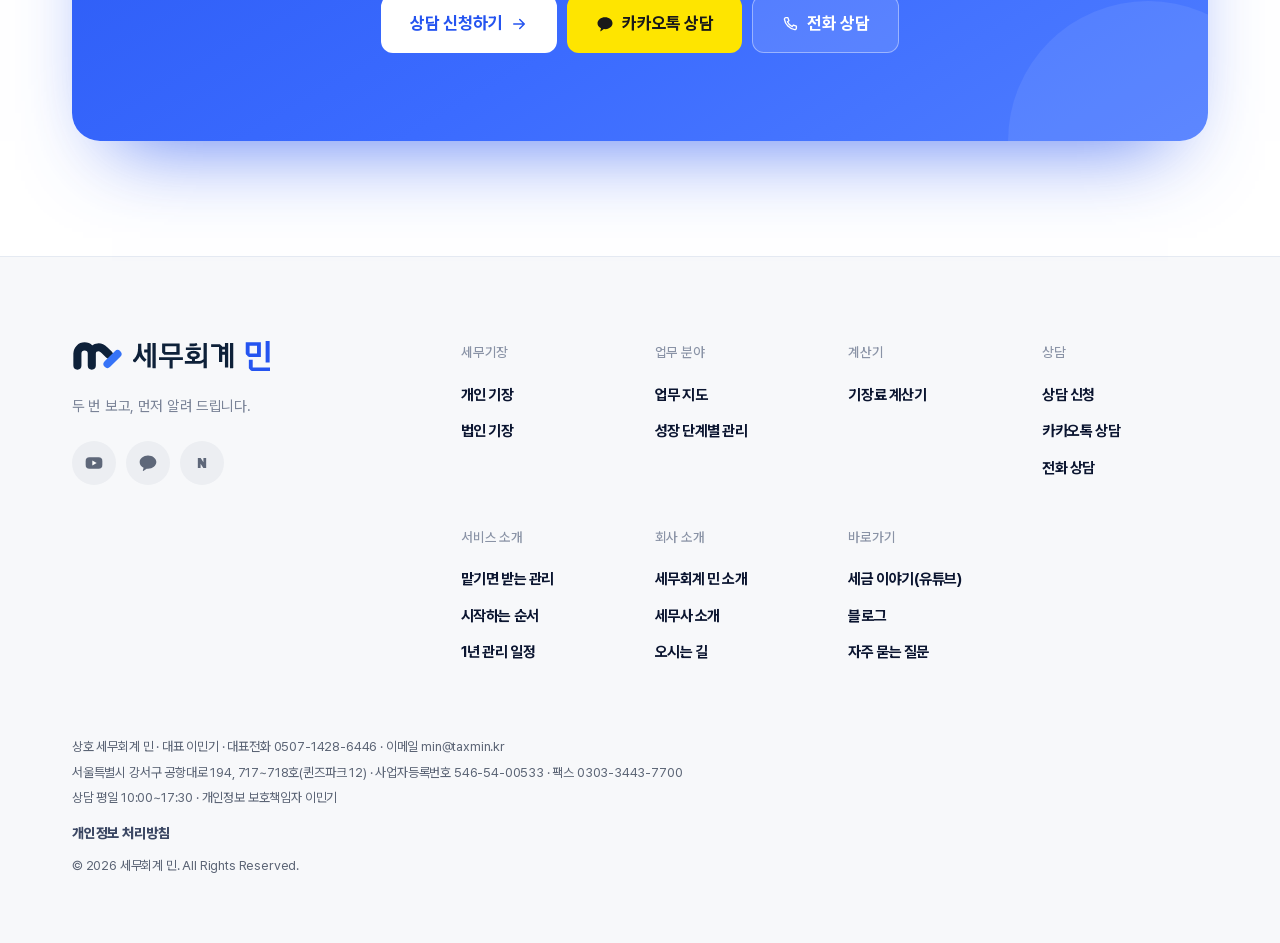
<file: how.html>
<!doctype html>
<html lang="ko" class="intro-done">
<head>
  <meta charset="utf-8">
  <meta name="robots" content="noindex, nofollow">
  <meta name="viewport" content="width=device-width, initial-scale=1, viewport-fit=cover">
  <title>서비스 소개 | 세무회계 민</title>
  <meta name="description" content="세무회계 민 서비스 소개 — 매달 장부 정리와 매출 보고, 원천세 신고 포함, 상·하반기 가결산, 두 세무사가 한 번 더 확인, 카카오톡 상담.">
  <meta name="theme-color" content="#F6F8FC">
  <link rel="canonical" href="https://taxmin.kr/how.html">
  <meta property="og:type" content="website">
  <meta property="og:site_name" content="세무회계 민">
  <meta property="og:locale" content="ko_KR">
  <meta property="og:url" content="https://taxmin.kr/how.html">
  <meta property="og:title" content="서비스 소개 | 세무회계 민">
  <meta property="og:description" content="세무회계 민 서비스 소개 — 매달 장부 정리와 매출 보고, 원천세 신고 포함, 상·하반기 가결산, 두 세무사가 한 번 더 확인, 카카오톡 상담.">
  <meta property="og:image" content="https://taxmin.kr/assets/og.jpg">
  <meta name="twitter:card" content="summary_large_image">
  <link rel="icon" href="assets/favicon.svg?v=20261022" type="image/svg+xml">
  <link rel="icon" href="assets/favicon-32.png?v=20261022" sizes="32x32" type="image/png">
  <link rel="apple-touch-icon" href="assets/logo/apple-touch-icon.png?v=20261022">
  <link rel="stylesheet" href="assets/fonts/pretendard/pretendard.css">
  <link rel="stylesheet" href="css/style.css?v=73806ec4">
  <script src="js/boot.js?v=de8ec58e"></script>
</head>
<body>

<svg width="0" height="0" style="position:absolute" aria-hidden="true" focusable="false">
  <symbol id="tm-symbol" viewBox="18 52 170 100"><path d="M36 134V94a24 24 0 0 1 48 0v40M84 94c0-13 10.5-21 23-21c8 0 13.5 4 19 9.5L141 97" fill="none" style="stroke:var(--mk,#0E2139)" stroke-width="27" stroke-linecap="round" stroke-linejoin="round"/><path d="M136 129L170 95" fill="none" style="stroke:var(--mc,#3673F7)" stroke-width="26" stroke-linecap="round"/></symbol><symbol id="min-wm" viewBox="0 0 923 202"><path style="fill:var(--wa,#0E2139)" fill-rule="evenodd" d="M132 13 153 13 153 183 132 183 132 182 131 182 131 14ZM426 13 428 13 428 15 430 17 430 20 431 20 431 22 433 24 433 27 434 27 431 30 429 30 429 31 426 31 426 32 423 32 423 33 413 34 413 35 381 35 381 17 413 17 413 16 423 15 423 14 426 14ZM475 13 497 13 497 183 475 183 475 141 471 145 466 147 465 149 460 150 458 152 449 153 449 154 349 154 349 135 397 135 397 123 382 119 379 116 377 116 376 114 374 114 369 109 369 107 367 106 366 101 365 101 365 89 366 89 366 86 369 83 369 81 373 77 375 77 377 74 379 74 379 73 381 73 385 70 391 69 391 68 403 67 403 66 420 67 420 68 425 68 425 69 428 69 428 70 431 70 431 71 435 72 436 74 438 74 439 76 441 76 445 80 445 82 447 83 447 85 449 87 449 91 450 91 450 99 449 99 449 103 448 103 447 107 439 115 437 115 436 117 434 117 430 120 427 120 427 121 418 122 418 124 417 124 417 135 448 135 448 134 453 134 453 133 462 131 465 128 467 128 468 126 470 126 471 124 473 124 475 122ZM653 13 675 13 675 182 674 182 674 183 653 183ZM98 14 118 14 119 15 119 179 97 179 97 77 75 77 75 57 97 57 97 15ZM620 14 640 14 641 15 641 178 640 179 619 179 619 92 601 92 601 141 579 141 579 41 526 41 526 22 585 22 590 27 600 36 600 39 619 39 619 15ZM196 16 313 16 314 17 314 92 211 92 204 86 196 77ZM34 18 56 18 56 59 57 59 57 68 58 68 60 83 61 83 61 86 62 86 62 89 63 89 63 92 64 92 65 96 67 97 68 101 73 106 73 108 77 111 77 113 82 118 84 118 88 123 91 124 91 126 77 140 75 140 56 122 56 120 53 118 53 116 51 115 51 113 49 112 49 110 46 106 46 104 44 103 42 110 40 111 39 115 37 116 37 118 35 119 35 121 33 122 31 127 27 130 27 132 14 145 12 145 10 142 8 142 7 140 5 140 4 138 2 138 0 136 0 127 11 117 11 115 17 109 17 107 19 106 21 100 23 99 23 97 25 95 25 92 26 92 26 90 28 88 28 85 29 85 29 82 30 82 30 78 31 78 31 74 32 74 32 68 33 68 33 55 34 55ZM217 35 217 73 218 74 292 74 292 35ZM356 43 456 43 457 44 457 61 356 61ZM601 58 601 73 619 73 619 58ZM400 84 400 85 396 85 396 86 394 86 394 87 392 87 388 90 388 92 387 92 388 100 391 101 394 104 397 104 397 105 413 106 413 105 421 104 421 103 423 103 427 100 427 98 428 98 427 90 424 87 416 85 416 84ZM175 109 335 109 336 110 336 128 268 128 268 129 267 129 267 185 246 185 246 128 175 128Z"/><path style="fill:var(--wb,#2554F0)" fill-rule="evenodd" d="M893 0 919 0 920 1 920 144 919 145 893 145ZM760 9 861 9 861 106 860 107 781 107 781 106 777 106 776 104 774 104 769 97 760 89 760 85 759 85 759 10ZM785 32 785 83 786 84 834 84 835 83 835 32ZM780 127 806 127 806 179 922 179 923 180 923 202 799 202 799 201 795 200 790 195 782 187 782 185 780 183Z"/></symbol>
  <symbol id="tm-mark" viewBox="18 52 170 100"><path d="M36 134V94a24 24 0 0 1 48 0v40M84 94c0-13 10.5-21 23-21c8 0 13.5 4 19 9.5L141 97" fill="none" stroke="currentColor" stroke-width="27" stroke-linecap="round" stroke-linejoin="round"/><path d="M136 129L170 95" fill="none" style="stroke:var(--chk,#3673F7)" stroke-width="26" stroke-linecap="round"/></symbol>
  <symbol id="tm-min" viewBox="-10 -10 140.3 142"><path fill="var(--ma, #2554F0)" d="M0 20L20 20L20 48L0 48Z"/><path fill="var(--ma, #2554F0)" d="M52 20L72 20L72 48L52 68Z"/><path fill="var(--mb, #5C82FF)" d="M0 0L52 0L72 20L0 20Z"/><path fill="var(--mb, #5C82FF)" d="M0 48L52 48L52 68L20 68Z"/><path fill="var(--ma, #2554F0)" d="M92 -10L112 -10L112 84L92 84Z"/><path fill="var(--ma, #2554F0)" d="M16 86L36 86L36 112L16 112Z"/><path fill="var(--mb, #5C82FF)" d="M16 112L116 112L116 132L36 132Z"/></symbol>
  <symbol id="i-arrow" viewBox="0 0 24 24"><path d="M5 12h13M13 6l6 6-6 6" fill="none" stroke="currentColor" stroke-width="2" stroke-linecap="round" stroke-linejoin="round"/></symbol>
  <symbol id="i-kakao" viewBox="0 0 24 24"><path fill="currentColor" d="M12 3C6.5 3 2 6.6 2 11c0 2.8 1.9 5.3 4.7 6.7l-.9 3.4c-.1.3.3.6.6.4l4-2.7c.5.1 1 .1 1.6.1 5.5 0 10-3.6 10-8S17.5 3 12 3z"/></symbol>
  <symbol id="i-phone" viewBox="0 0 24 24"><path fill="none" stroke="currentColor" stroke-width="1.8" stroke-linejoin="round" d="M6.6 3.5h2.6l1.4 4.1-2 1.5a12 12 0 0 0 6.3 6.3l1.5-2 4.1 1.4v2.6a2 2 0 0 1-2.2 2A16.5 16.5 0 0 1 4.6 5.7a2 2 0 0 1 2-2.2z"/></symbol>
  <symbol id="i-check" viewBox="0 0 24 24"><path d="M5 12.5l4.2 4.2L19 7" fill="none" stroke="currentColor" stroke-width="2.2" stroke-linecap="round" stroke-linejoin="round"/></symbol>
  <symbol id="i-play" viewBox="0 0 24 24"><path d="M9 6.8v10.4L17.6 12z" fill="currentColor"/></symbol>
  <symbol id="i-left" viewBox="0 0 24 24"><path d="M14.5 5.5L8 12l6.5 6.5" fill="none" stroke="currentColor" stroke-width="2.2" stroke-linecap="round" stroke-linejoin="round"/></symbol>
  <symbol id="i-right" viewBox="0 0 24 24"><path d="M9.5 5.5L16 12l-6.5 6.5" fill="none" stroke="currentColor" stroke-width="2.2" stroke-linecap="round" stroke-linejoin="round"/></symbol>
  <symbol id="i-yt" viewBox="0 0 24 24"><rect x="2" y="5" width="20" height="14" rx="4.5" fill="currentColor"/><path d="M10 9v6l5.2-3z" fill="#fff"/></symbol>
</svg>

<a class="skip-link" href="#main">본문으로 바로 가기</a>

<header class="site-header" id="site-header">
  <div class="wrap header-inner">
    <a class="brand" href="./" aria-label="세무회계 민 홈"><svg class="brand-ic" aria-hidden="true"><use href="#tm-symbol"/></svg><svg class="brand-wm2" viewBox="0 0 923 202" aria-hidden="true"><use href="#min-wm"/></svg></a>
    <nav class="nav" aria-label="주 메뉴"><a href="about.html">회사 소개</a><a href="services.html">업무 분야</a><a href="how.html" class="on" aria-current="page">서비스 소개</a><a href="pricing.html">기장료</a><a href="faq.html">자주 묻는 질문</a><a href="contact.html">오시는 길</a></nav>
    <div class="header-actions">
      <a class="btn btn-accent btn-sm btn-apply" href="#apply" data-apply aria-haspopup="dialog">상담 신청하기</a>
      <a class="btn btn-kakao btn-sm" href="https://pf.kakao.com/_Mxojqs/chat" target="_blank" rel="noopener" aria-label="카카오톡 상담"><svg class="ico" aria-hidden="true"><use href="#i-kakao"/></svg><span>카카오톡 상담</span></a>
      <a class="btn-tel" href="tel:0507-1428-6446" aria-label="전화 상담" title="전화 상담"><svg class="ico" aria-hidden="true"><use href="#i-phone"/></svg></a>
      <button class="menu-btn" type="button" aria-expanded="false" aria-controls="mobile-menu" aria-label="메뉴 열기"><span></span><span></span></button>
    </div>
  </div>
  <div class="mobile-menu" id="mobile-menu" hidden>
    <nav class="wrap" aria-label="모바일 메뉴"><a href="about.html"><span>01</span>회사 소개</a><a href="services.html"><span>02</span>업무 분야</a><a href="how.html" aria-current="page"><span>03</span>서비스 소개</a><a href="pricing.html"><span>04</span>기장료</a><a href="faq.html"><span>05</span>자주 묻는 질문</a><a href="contact.html"><span>06</span>오시는 길</a></nav>
    <div class="wrap mm-cta"><a class="btn btn-accent" href="#apply" data-apply aria-haspopup="dialog">상담 신청하기</a><a class="btn btn-kakao" href="https://pf.kakao.com/_Mxojqs/chat" target="_blank" rel="noopener"><svg class="ico" aria-hidden="true"><use href="#i-kakao"/></svg>카카오톡 상담</a><a class="btn btn-ghost" href="tel:0507-1428-6446"><svg class="ico" aria-hidden="true"><use href="#i-phone"/></svg>전화 상담</a></div>
  </div>
</header>

<main id="main">

  <section class="page-hero" aria-labelledby="page-title">
    <svg class="ph-mark" aria-hidden="true"><use href="#tm-mark"/></svg>
    <div class="wrap">
      <p class="crumbs"><a href="./">홈</a><span aria-hidden="true">/</span>서비스 소개</p>
      <p class="label"><i></i>서비스 소개 <em>OUR SERVICE</em></p>
      <h1 class="page-title" id="page-title">서비스 소개<span class="dot-end">.</span></h1>
      <p class="page-lead">세무회계 민에 맡기시면 무엇을 받으시는지, 시작부터 1년 동안 어떻게 챙기는지 한눈에 보여 드립니다.</p>
    </div>
  </section>

  <section class="section svc" id="service" aria-labelledby="svc-title">
    <div class="wrap">
      <div class="sec-head sec-head-row">
        <div>
          <p class="label"><i></i>세무회계 민 서비스 <em>WHAT YOU GET</em></p>
          <h2 class="display" id="svc-title">맡기시면,<br>이렇게 관리받습니다<span class="dot-end">.</span></h2>
        </div>
        <p class="lead">장부 정리와 신고는 기본입니다. 세무회계 민은 한 번 더 확인하고, 미리 알려 드리고, 매달 카카오톡으로 보고합니다.</p>
      </div>
      <div class="mg reveal" id="mg"><ol class="mg-steps"><li data-s="0" class="on"><button type="button"><span class="mg-no">01</span><span class="mg-tx"><b>매달 매출 보고서</b><span class="mg-d">매달 장부를 정리해, 지난달 매출을 휴대폰으로 보내 드립니다.</span></span><i class="mg-bar"><i></i></i></button></li><li data-s="1"><button type="button"><span class="mg-no">02</span><span class="mg-tx"><b>원천세 신고</b><span class="mg-d">직원 급여를 알려 주시면 인건비(원천세) 신고까지 마칩니다.</span></span><i class="mg-bar"><i></i></i></button></li><li data-s="2"><button type="button"><span class="mg-no">03</span><span class="mg-tx"><b>가결산 보고서</b><span class="mg-d">상·하반기 가결산(연중에 미리 해 보는 결산)으로 예상 세액을 미리 알려 드리고, 빠진 경비를 점검합니다.</span></span><i class="mg-bar"><i></i></i></button></li><li data-s="3"><button type="button"><span class="mg-no">04</span><span class="mg-tx"><b>두 세무사가 한 번 더 확인</b><span class="mg-d">담당 세무사가 본 장부와 신고서를 다른 세무사가 한 번 더 확인합니다.</span></span><i class="mg-bar"><i></i></i></button></li><li data-s="4"><button type="button"><span class="mg-no">05</span><span class="mg-tx"><b>카카오톡으로 주고받기</b><span class="mg-d">결과는 카카오톡으로 받고, 영수증도 사진 한 장이면 됩니다.</span></span><i class="mg-bar"><i></i></i></button></li></ol><div class="mg-stage" aria-hidden="true"><span class="mg-ex">예시 화면</span><div class="mg-work"><div class="mw mw-0 on"><p class="mw-k">7월 매출 보고서</p><p class="mw-big"><b data-count="5376">5,376</b>만원</p><p class="mw-up">↗ 지난달보다 1,597만원 늘었어요</p><div class="mw-bars"><i style="--h:.42"></i><i style="--h:.55"></i><i style="--h:.48"></i><i style="--h:.66"></i><i style="--h:.6"></i><i class="on" style="--h:.92"></i></div></div><div class="mw mw-1"><p class="mw-k">7월 원천세 신고</p><ul class="mw-rows"><li><span>직원 1 · 급여</span><em><svg viewBox="0 0 20 20" aria-hidden="true"><path d="M5 10.5l3.2 3.2L15 6.8"/></svg></em></li><li><span>직원 2 · 급여</span><em><svg viewBox="0 0 20 20" aria-hidden="true"><path d="M5 10.5l3.2 3.2L15 6.8"/></svg></em></li><li><span>직원 3 · 급여</span><em><svg viewBox="0 0 20 20" aria-hidden="true"><path d="M5 10.5l3.2 3.2L15 6.8"/></svg></em></li></ul><span class="mw-stamp">신고 완료</span></div><div class="mw mw-2"><p class="mw-k">상반기 가결산 보고서</p><dl class="mw-dl"><div><dt>총수입금액</dt><dd>3억 2,450만</dd></div><div><dt>필요경비</dt><dd>2억 4,180만</dd></div><div class="em"><dt>예상 세액</dt><dd><b data-count="1230">1,230</b>만원</dd></div></dl><p class="mw-ok"><svg viewBox="0 0 20 20" aria-hidden="true"><path d="M5 10.5l3.2 3.2L15 6.8"/></svg>빠진 경비 점검 완료</p></div><div class="mw mw-3"><p class="mw-k">신고 전 한 번 더 확인</p><div class="mw-two"><div class="mw-p"><span class="mw-av">1</span><b>담당 세무사</b><em><svg viewBox="0 0 20 20" aria-hidden="true"><path d="M5 10.5l3.2 3.2L15 6.8"/></svg>검토</em></div><i class="mw-link"></i><div class="mw-p"><span class="mw-av">2</span><b>다른 세무사</b><em><svg viewBox="0 0 20 20" aria-hidden="true"><path d="M5 10.5l3.2 3.2L15 6.8"/></svg>한 번 더</em></div></div></div><div class="mw mw-4"><p class="mw-k">카카오톡으로 받은 영수증</p><div class="mw-photo"><svg viewBox="0 0 120 150" aria-hidden="true"><path d="M22 8h76v128l-9.5-6-9.5 6-9.5-6-9.5 6-9.5-6-9.5 6-9.5-6-9 6z" fill="#fff" stroke="#D7DEEA" stroke-width="2"/><path d="M36 34h48M36 50h34M36 66h42M36 90h48" stroke="#C9D3E4" stroke-width="5" stroke-linecap="round"/><path d="M36 108h22M70 108h14" stroke="#2554F0" stroke-width="6" stroke-linecap="round"/></svg></div><p class="mw-ok"><svg viewBox="0 0 20 20" aria-hidden="true"><path d="M5 10.5l3.2 3.2L15 6.8"/></svg>장부에 반영</p></div></div><div class="mg-link"><i class="mg-dot"></i></div><div class="mg-phone"><div class="kp-top"><span class="kp-av"><svg><use href="#tm-mark"/></svg></span><b>세무회계 민</b><span class="kp-s">채널 상담</span></div><div class="kp-chat"><div class="kp-list"></div></div></div></div></div><a class="mg-free reveal" href="pricing.html#calc"><b>우리 사업장 기장료는?</b><span>업종과 작년 매출만 넣으면 예상 금액을 바로 알려 드립니다</span><svg class="ico" aria-hidden="true"><use href="#i-arrow"/></svg></a>
    </div>
  </section>

  <section class="section flow-sec" id="start" aria-labelledby="flow-title">
    <div class="wrap">
      <div class="sec-head">
        <p class="label"><i></i>시작하기 <em>HOW TO START</em></p>
        <h2 class="display" id="flow-title">시작은<br>이렇게 간단합니다<span class="dot-end">.</span></h2>
      </div>
      <ol class="flow"><li class="reveal"><span class="flow-no">01</span><h3>상담</h3><p>카카오톡, 전화, 상담 신청서 중 편한 방법으로 연락 주세요.</p></li><li class="reveal"><span class="flow-no">02</span><h3>기장료 확인</h3><p>계산기로 예상 금액을 보시고, 세무사가 자료를 보고 정확한 금액을 알려 드립니다.</p></li><li class="reveal"><span class="flow-no">03</span><h3>자료 연결</h3><p>계약 뒤 홈택스에서 수임 동의(세무회계 민이 신고 자료를 볼 수 있게 허락하는 절차)를 해 주시면, 전자세금계산서와 홈택스에 등록한 사업용 카드 내역은 따로 보내지 않으셔도 됩니다.</p></li><li class="reveal"><span class="flow-no">04</span><h3>매달 관리 시작</h3><p>장부 정리와 매출 보고, 신고 일정 안내가 매달 이어집니다.</p></li></ol>
      <div class="flow-cta reveal">
        <a class="btn btn-accent btn-lg" href="#apply" data-apply aria-haspopup="dialog">상담 신청하기<svg class="ico" aria-hidden="true"><use href="#i-arrow"/></svg></a>
        <a class="btn btn-ghost btn-lg" href="pricing.html#calc">기장료 계산하기</a>
      </div>
    </div>
  </section>

  <section class="section how" id="how">
    <div class="wrap">
      <div class="sec-head">
        <p class="label"><i></i>1년 관리 <em>YEAR-ROUND</em></p>
        <h2 class="display">연말에 몰아서 하지 않습니다.<br>1년을 나눠, 미리 챙깁니다<span class="dot-end">.</span></h2>
      </div>

      <div class="year reveal" role="img" aria-label="세무회계 민의 1년: 매월 장부 정리·매출 보고·원천세 신고, 1월과 7월 부가가치세, 3월 법인세, 5월 종합소득세, 상반기와 하반기 가결산">
        <div class="year-months" aria-hidden="true">
          <span>1월</span><span>2월</span><span>3월</span><span>4월</span><span>5월</span><span>6월</span><span>7월</span><span>8월</span><span>9월</span><span>10월</span><span>11월</span><span>12월</span>
        </div>
        <div class="year-row">
          <p class="yr-name">매월</p>
          <div class="yr-track"><span class="bar bar-month" style="--s:0;--e:12"><em>장부 정리 · 매출 보고 · 인건비(원천세) 신고</em></span></div>
        </div>
        <div class="year-row">
          <p class="yr-name">부가가치세</p>
          <div class="yr-track"><span class="pin" style="--m:0">1월 신고</span><span class="pin" style="--m:6">7월 신고</span></div>
        </div>
        <div class="year-row">
          <p class="yr-name">법인세 · 종합소득세</p>
          <div class="yr-track"><span class="pin pin-blue" style="--m:2">3월 법인세</span><span class="pin pin-blue" style="--m:4">5월 종합소득세</span></div>
        </div>
        <div class="year-row">
          <p class="yr-name">가결산</p>
          <div class="yr-track"><span class="bar bar-half" style="--s:0;--e:6"><em>상반기 점검 → 예상 세액 안내</em></span><span class="bar bar-half" style="--s:6;--e:12"><em>하반기 점검 → 예상 세액 안내</em></span></div>
        </div>
      </div>
      <ul class="year-list" aria-hidden="true">
        <li><b>매월</b><span>장부 정리 · 매출 보고 · 인건비(원천세) 신고</span></li>
        <li><b>1월·7월</b><span>부가가치세 신고</span></li>
        <li><b>3월</b><span>법인세 신고</span></li>
        <li><b>5월</b><span>종합소득세 신고</span></li>
        <li><b>상·하반기</b><span>가결산으로 예상 세액 안내</span></li>
      </ul>
      <p class="fine">부가가치세는 개인 일반과세자 기준입니다(간이과세자는 1월, 법인은 1·4·7·10월 — 직전 과세기간 공급가액 1억 5천만 원 미만 법인은 4·10월 고지 납부, 의료 등 면세사업자는 2월 사업장현황신고). 법인세는 12월 결산 법인 기준이며, 사업장에 따라 신고 시기가 다를 수 있습니다.</p>

    </div>
  </section>

  <section class="section process" id="process" aria-labelledby="process-title">
    <div class="process-lines" aria-hidden="true"><span class="pl-a"></span><span class="pl-b"></span></div>
    <div class="wrap">
      <div class="sec-head">
        <p class="label"><i></i>한 번 더 확인 <em>DOUBLE CHECK</em></p>
        <h2 class="display" id="process-title">한 사람의 눈이 놓친 것을,<br>두 사람의 눈으로<span class="dot-end">.</span></h2>
      </div>
      <ol class="steps">
        <li class="reveal"><span class="step-no">01</span><h3>자료 받기</h3><p>전자세금계산서·카드 내역은 홈택스에서 모이고, 종이 영수증은 카카오톡으로 사진만 보내 주시면 됩니다.</p></li>
        <li class="reveal"><span class="step-no">02</span><h3>장부 정리</h3><p>매달 장부를 정리하고, 매출과 경비의 흐름을 살핍니다.</p></li>
        <li class="reveal"><span class="step-no">03</span><h3>1차 검토</h3><p>담당 세무사가 공제·감면과 빠진 경비를 검토합니다.</p></li>
        <li class="reveal step-key"><span class="step-no">04</span><h3>한 번 더 확인</h3><p>다른 세무사가 장부와 신고서를 한 번 더 확인합니다.</p></li>
        <li class="reveal"><span class="step-no">05</span><h3>신고·보고</h3><p>기한 안에 신고하고, 결과를 쉬운 말로 알려 드립니다.</p></li>
      </ol>
    </div>
  </section>

  <section class="section todo" id="your-part" aria-labelledby="todo-title">
    <div class="wrap">
      <div class="sec-head sec-head-row">
        <div>
          <p class="label"><i></i>사장님이 하실 일 <em>YOUR PART</em></p>
          <h2 class="display" id="todo-title">사장님은<br>이것만 챙겨 주세요<span class="dot-end">.</span></h2>
        </div>
        <p class="lead">나머지 정리와 신고는 세무회계 민이 합니다. 바쁘실 때는 카카오톡으로 한 줄만 남겨 주셔도 됩니다.</p>
      </div>
      <ol class="todo-grid">
        <li class="reveal"><span>01</span><h3>영수증은 사진으로</h3><p>종이 영수증은 카카오톡으로 사진만 보내 주세요. 카드 내역과 전자세금계산서는 홈택스에서 모입니다.</p></li>
        <li class="reveal"><span>02</span><h3>직원·급여가 바뀌면 바로</h3><p>직원이 들어오거나 나갈 때, 급여가 바뀔 때 알려 주세요. 원천세 신고에 반영합니다.</p></li>
        <li class="reveal"><span>03</span><h3>큰 결정 전에 한 번 물어보기</h3><p>차량 구입, 사업장 이전, 법인 전환처럼 세금이 달라지는 결정은 미리 물어봐 주세요.</p></li>
      </ol>
    </div>
  </section>

  <section class="cta-band" aria-label="상담">
    <div class="wrap">
      <div class="contact-head reveal">
        <svg class="contact-mark" aria-hidden="true"><use href="#tm-mark"/></svg>
        <h2 class="display">세금 고민,<br>상담 신청 한 번으로 시작하세요<span class="dot-end">.</span></h2>
        <p class="contact-sub">상담 시간 평일 10:00~17:30</p>
        <div class="contact-cta">
          <a class="btn btn-accent btn-lg" href="#apply" data-apply aria-haspopup="dialog">상담 신청하기<svg class="ico" aria-hidden="true"><use href="#i-arrow"/></svg></a>
          <a class="btn btn-kakao btn-lg" href="https://pf.kakao.com/_Mxojqs/chat" target="_blank" rel="noopener"><svg class="ico" aria-hidden="true"><use href="#i-kakao"/></svg>카카오톡 상담</a>
          <a class="btn btn-ghost btn-lg" href="tel:0507-1428-6446"><svg class="ico" aria-hidden="true"><use href="#i-phone"/></svg>전화 상담</a>
        </div>
      </div>
    </div>
  </section>
</main>

<footer class="site-footer">
  <div class="wrap">
    <div class="ft-grid">
      <div class="ft-brand">
        <a class="footer-brand ft-logo" href="./" aria-label="세무회계 민 홈"><svg class="brand-ic" aria-hidden="true"><use href="#tm-symbol"/></svg><svg class="brand-wm2" viewBox="0 0 923 202" aria-hidden="true"><use href="#min-wm"/></svg></a>
        <p class="ft-tag">두 번 보고, 먼저 알려 드립니다.</p>
        <div class="ft-sns"><a href="https://www.youtube.com/@tax1Q_min" target="_blank" rel="noopener" aria-label="세무회계 민 유튜브"><svg class="ico" aria-hidden="true"><use href="#i-yt"/></svg></a><a href="https://pf.kakao.com/_Mxojqs/chat" target="_blank" rel="noopener" aria-label="카카오톡 상담"><svg class="ico" aria-hidden="true"><use href="#i-kakao"/></svg></a><a href="https://blog.naver.com/tax-min" target="_blank" rel="noopener" aria-label="세무회계 민 네이버 블로그"><svg viewBox="0 0 24 24" aria-hidden="true"><path d="M7 6h3.4l3.3 5V6H17v12h-3.4l-3.3-5v5H7z" fill="currentColor"/></svg></a></div>
      </div>
      <nav class="ft-cols" aria-label="바닥 메뉴"><div class="ft-col"><p class="ft-h">세무기장</p><a href="pricing.html#plans">개인 기장</a><a href="pricing.html#plans">법인 기장</a></div><div class="ft-col"><p class="ft-h">업무 분야</p><a href="services.html#fields">업무 지도</a><a href="services.html#services">성장 단계별 관리</a></div><div class="ft-col"><p class="ft-h">계산기</p><a href="pricing.html#calc">기장료 계산기</a></div><div class="ft-col"><p class="ft-h">상담</p><a href="#apply" data-apply aria-haspopup="dialog">상담 신청</a><a href="https://pf.kakao.com/_Mxojqs/chat" target="_blank" rel="noopener">카카오톡 상담</a><a href="tel:0507-1428-6446">전화 상담</a></div><div class="ft-col"><p class="ft-h">서비스 소개</p><a href="how.html#service">맡기면 받는 관리</a><a href="how.html#start">시작하는 순서</a><a href="how.html#process">1년 관리 일정</a></div><div class="ft-col"><p class="ft-h">회사 소개</p><a href="about.html">세무회계 민 소개</a><a href="about.html#team">세무사 소개</a><a href="contact.html">오시는 길</a></div><div class="ft-col"><p class="ft-h">바로가기</p><a href="https://www.youtube.com/@tax1Q_min" target="_blank" rel="noopener">세금 이야기(유튜브)</a><a href="https://blog.naver.com/tax-min" target="_blank" rel="noopener">블로그</a><a href="faq.html">자주 묻는 질문</a></div></nav>
    </div>
    <div class="ft-bottom">
      <p>상호 세무회계 민 · 대표 이민기 · 대표전화 <span class="nw">0507-1428-6446</span> · 이메일 <span class="nw">min@taxmin.kr</span></p>
      <p><span class="nw">서울특별시 강서구 공항대로 194,</span> <span class="nw">717~718호(퀸즈파크 12)</span> · 사업자등록번호 <span class="nw">546-54-00533</span> · 팩스 <span class="nw">0303-3443-7700</span></p>
      <p>상담 평일 10:00~17:30 · 개인정보 보호책임자 이민기</p>
      <p class="ft-legal"><a class="pv" href="privacy.html">개인정보 처리방침</a></p>
      <p class="ft-copy">© 2026 세무회계 민. All Rights Reserved.</p>
    </div>
  </div>
</footer>

<div class="float-cta" aria-label="빠른 상담">
  <a class="fc-apply" href="#apply" data-apply aria-haspopup="dialog">상담 신청하기</a>
  <a class="fc-kakao" href="https://pf.kakao.com/_Mxojqs/chat" target="_blank" rel="noopener"><svg class="ico" aria-hidden="true"><use href="#i-kakao"/></svg>카카오톡 상담</a>
</div>

<script src="js/logos.js?v=86c5545e"></script>
<script src="js/site.js?v=3e36ed98"></script>
<script src="js/fee.js?v=1a92f8ba"></script>
</body>
</html>
</file>
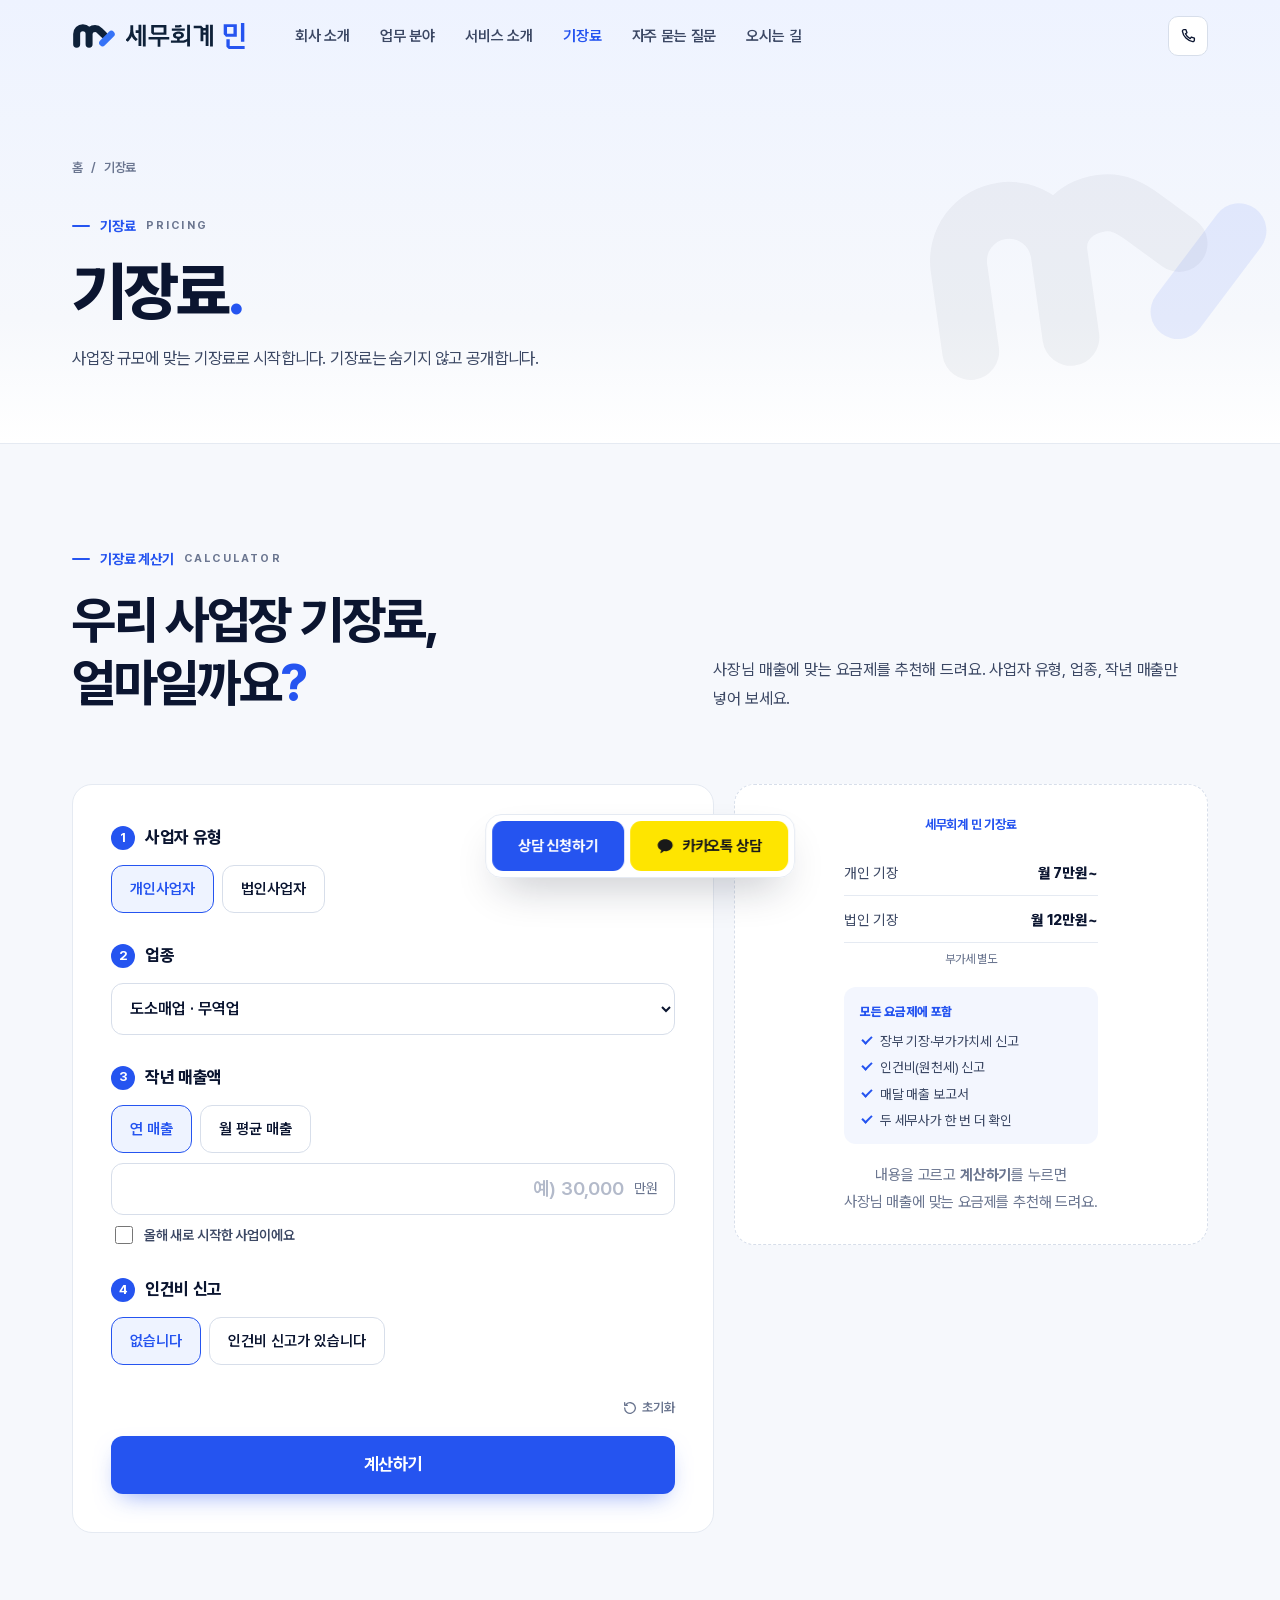
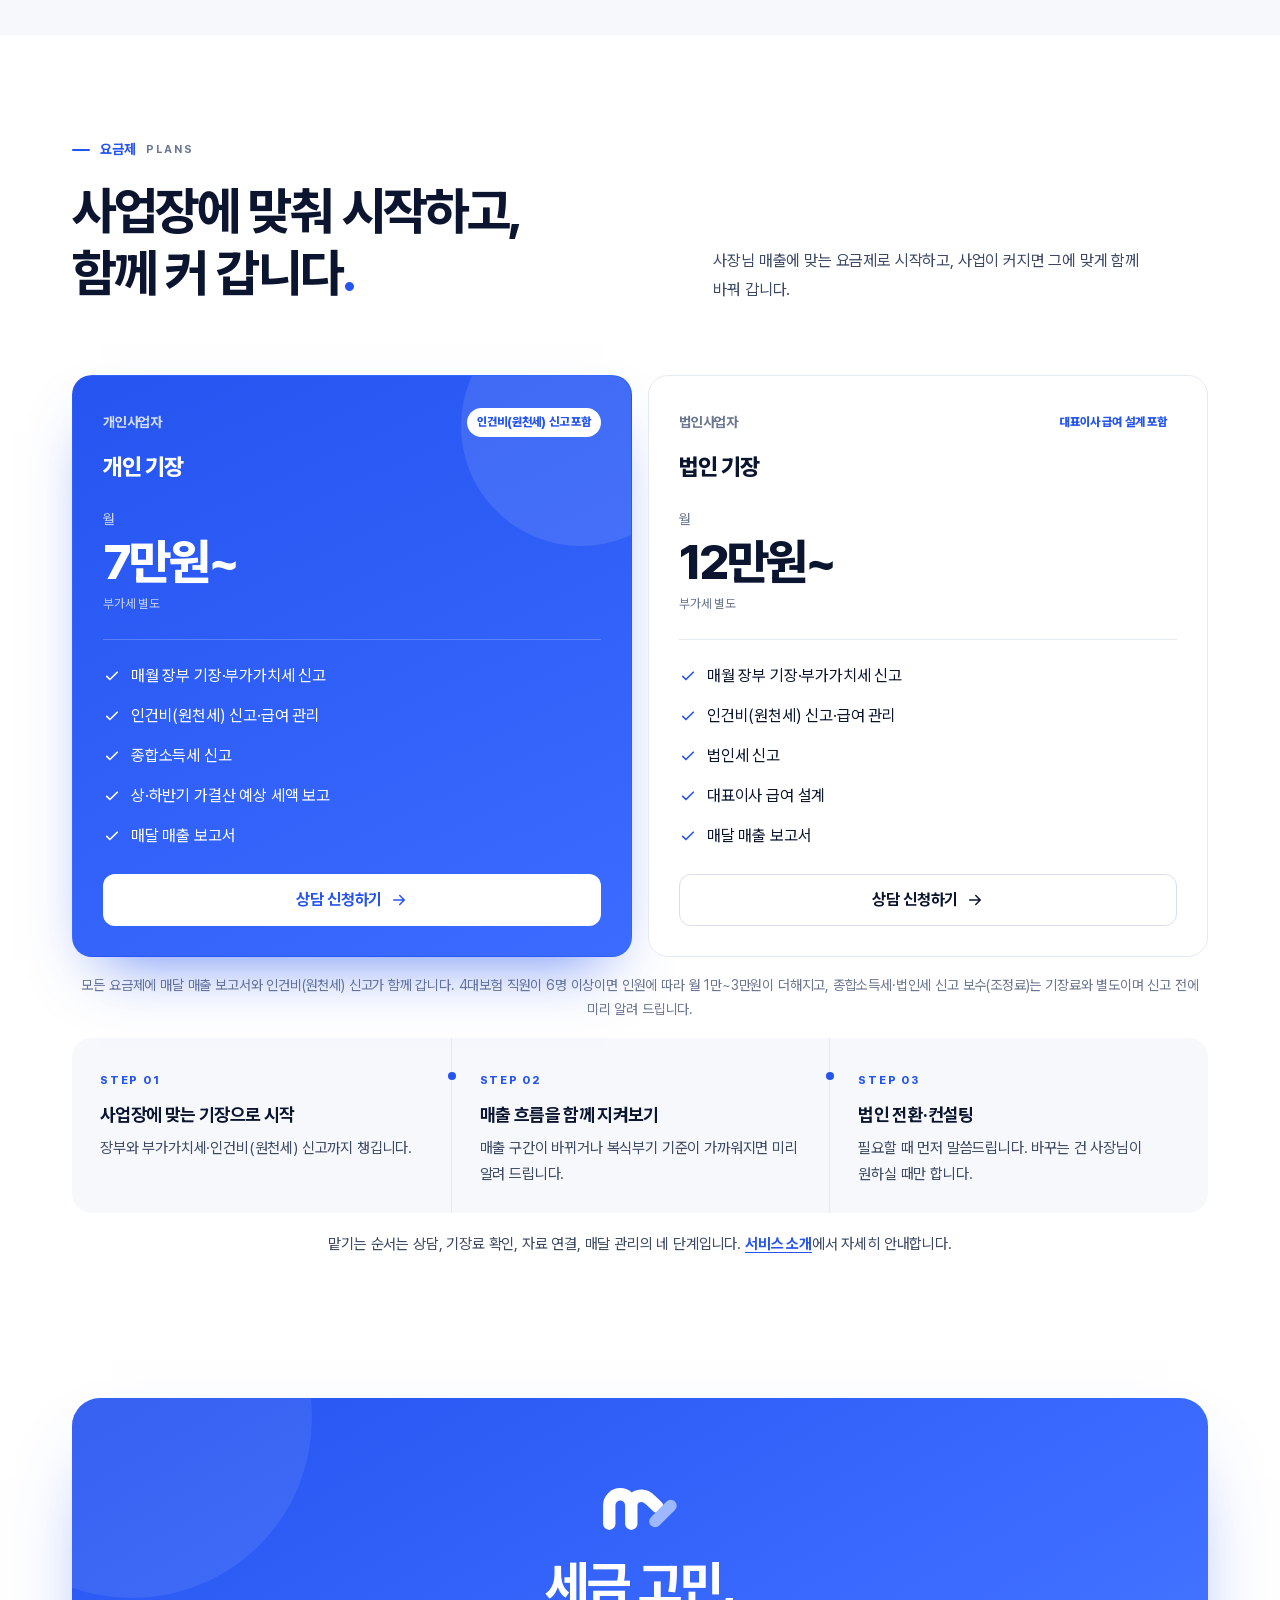
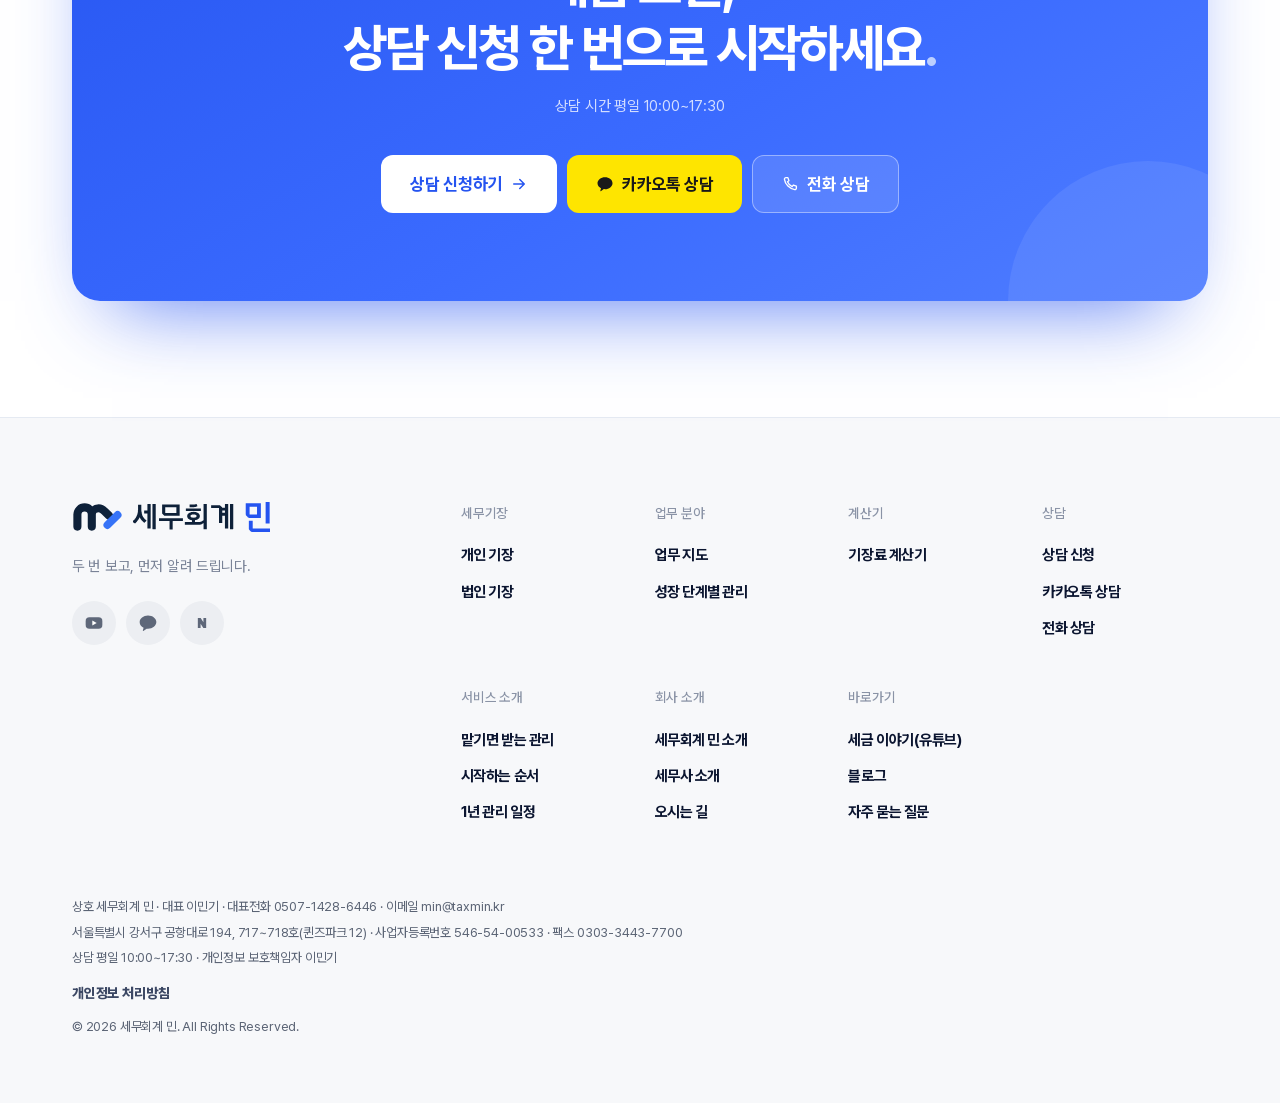
<file: pricing.html>
<!doctype html>
<html lang="ko" class="intro-done">
<head>
  <meta charset="utf-8">
  <meta name="robots" content="noindex, nofollow">
  <meta name="viewport" content="width=device-width, initial-scale=1, viewport-fit=cover">
  <title>기장료 | 세무회계 민</title>
  <meta name="description" content="세무회계 민 기장료 — 개인사업자 월 7만원부터, 법인 월 12만원부터(부가세 별도). 기장료 계산기로 우리 사업장에 맞는 예상 기장료를 바로 확인하세요.">
  <meta name="theme-color" content="#F6F8FC">
  <link rel="canonical" href="https://taxmin.kr/pricing.html">
  <meta property="og:type" content="website">
  <meta property="og:site_name" content="세무회계 민">
  <meta property="og:locale" content="ko_KR">
  <meta property="og:url" content="https://taxmin.kr/pricing.html">
  <meta property="og:title" content="기장료 | 세무회계 민">
  <meta property="og:description" content="세무회계 민 기장료 — 개인사업자 월 7만원부터, 법인 월 12만원부터(부가세 별도). 기장료 계산기로 우리 사업장에 맞는 예상 기장료를 바로 확인하세요.">
  <meta property="og:image" content="https://taxmin.kr/assets/og.jpg">
  <meta name="twitter:card" content="summary_large_image">
  <link rel="icon" href="assets/favicon.svg?v=20261022" type="image/svg+xml">
  <link rel="icon" href="assets/favicon-32.png?v=20261022" sizes="32x32" type="image/png">
  <link rel="apple-touch-icon" href="assets/logo/apple-touch-icon.png?v=20261022">
  <link rel="stylesheet" href="assets/fonts/pretendard/pretendard.css">
  <link rel="stylesheet" href="css/style.css?v=73806ec4">
  <script src="js/boot.js?v=de8ec58e"></script>
</head>
<body>

<svg width="0" height="0" style="position:absolute" aria-hidden="true" focusable="false">
  <symbol id="tm-symbol" viewBox="18 52 170 100"><path d="M36 134V94a24 24 0 0 1 48 0v40M84 94c0-13 10.5-21 23-21c8 0 13.5 4 19 9.5L141 97" fill="none" style="stroke:var(--mk,#0E2139)" stroke-width="27" stroke-linecap="round" stroke-linejoin="round"/><path d="M136 129L170 95" fill="none" style="stroke:var(--mc,#3673F7)" stroke-width="26" stroke-linecap="round"/></symbol><symbol id="min-wm" viewBox="0 0 923 202"><path style="fill:var(--wa,#0E2139)" fill-rule="evenodd" d="M132 13 153 13 153 183 132 183 132 182 131 182 131 14ZM426 13 428 13 428 15 430 17 430 20 431 20 431 22 433 24 433 27 434 27 431 30 429 30 429 31 426 31 426 32 423 32 423 33 413 34 413 35 381 35 381 17 413 17 413 16 423 15 423 14 426 14ZM475 13 497 13 497 183 475 183 475 141 471 145 466 147 465 149 460 150 458 152 449 153 449 154 349 154 349 135 397 135 397 123 382 119 379 116 377 116 376 114 374 114 369 109 369 107 367 106 366 101 365 101 365 89 366 89 366 86 369 83 369 81 373 77 375 77 377 74 379 74 379 73 381 73 385 70 391 69 391 68 403 67 403 66 420 67 420 68 425 68 425 69 428 69 428 70 431 70 431 71 435 72 436 74 438 74 439 76 441 76 445 80 445 82 447 83 447 85 449 87 449 91 450 91 450 99 449 99 449 103 448 103 447 107 439 115 437 115 436 117 434 117 430 120 427 120 427 121 418 122 418 124 417 124 417 135 448 135 448 134 453 134 453 133 462 131 465 128 467 128 468 126 470 126 471 124 473 124 475 122ZM653 13 675 13 675 182 674 182 674 183 653 183ZM98 14 118 14 119 15 119 179 97 179 97 77 75 77 75 57 97 57 97 15ZM620 14 640 14 641 15 641 178 640 179 619 179 619 92 601 92 601 141 579 141 579 41 526 41 526 22 585 22 590 27 600 36 600 39 619 39 619 15ZM196 16 313 16 314 17 314 92 211 92 204 86 196 77ZM34 18 56 18 56 59 57 59 57 68 58 68 60 83 61 83 61 86 62 86 62 89 63 89 63 92 64 92 65 96 67 97 68 101 73 106 73 108 77 111 77 113 82 118 84 118 88 123 91 124 91 126 77 140 75 140 56 122 56 120 53 118 53 116 51 115 51 113 49 112 49 110 46 106 46 104 44 103 42 110 40 111 39 115 37 116 37 118 35 119 35 121 33 122 31 127 27 130 27 132 14 145 12 145 10 142 8 142 7 140 5 140 4 138 2 138 0 136 0 127 11 117 11 115 17 109 17 107 19 106 21 100 23 99 23 97 25 95 25 92 26 92 26 90 28 88 28 85 29 85 29 82 30 82 30 78 31 78 31 74 32 74 32 68 33 68 33 55 34 55ZM217 35 217 73 218 74 292 74 292 35ZM356 43 456 43 457 44 457 61 356 61ZM601 58 601 73 619 73 619 58ZM400 84 400 85 396 85 396 86 394 86 394 87 392 87 388 90 388 92 387 92 388 100 391 101 394 104 397 104 397 105 413 106 413 105 421 104 421 103 423 103 427 100 427 98 428 98 427 90 424 87 416 85 416 84ZM175 109 335 109 336 110 336 128 268 128 268 129 267 129 267 185 246 185 246 128 175 128Z"/><path style="fill:var(--wb,#2554F0)" fill-rule="evenodd" d="M893 0 919 0 920 1 920 144 919 145 893 145ZM760 9 861 9 861 106 860 107 781 107 781 106 777 106 776 104 774 104 769 97 760 89 760 85 759 85 759 10ZM785 32 785 83 786 84 834 84 835 83 835 32ZM780 127 806 127 806 179 922 179 923 180 923 202 799 202 799 201 795 200 790 195 782 187 782 185 780 183Z"/></symbol>
  <symbol id="tm-mark" viewBox="18 52 170 100"><path d="M36 134V94a24 24 0 0 1 48 0v40M84 94c0-13 10.5-21 23-21c8 0 13.5 4 19 9.5L141 97" fill="none" stroke="currentColor" stroke-width="27" stroke-linecap="round" stroke-linejoin="round"/><path d="M136 129L170 95" fill="none" style="stroke:var(--chk,#3673F7)" stroke-width="26" stroke-linecap="round"/></symbol>
  <symbol id="tm-min" viewBox="-10 -10 140.3 142"><path fill="var(--ma, #2554F0)" d="M0 20L20 20L20 48L0 48Z"/><path fill="var(--ma, #2554F0)" d="M52 20L72 20L72 48L52 68Z"/><path fill="var(--mb, #5C82FF)" d="M0 0L52 0L72 20L0 20Z"/><path fill="var(--mb, #5C82FF)" d="M0 48L52 48L52 68L20 68Z"/><path fill="var(--ma, #2554F0)" d="M92 -10L112 -10L112 84L92 84Z"/><path fill="var(--ma, #2554F0)" d="M16 86L36 86L36 112L16 112Z"/><path fill="var(--mb, #5C82FF)" d="M16 112L116 112L116 132L36 132Z"/></symbol>
  <symbol id="i-arrow" viewBox="0 0 24 24"><path d="M5 12h13M13 6l6 6-6 6" fill="none" stroke="currentColor" stroke-width="2" stroke-linecap="round" stroke-linejoin="round"/></symbol>
  <symbol id="i-kakao" viewBox="0 0 24 24"><path fill="currentColor" d="M12 3C6.5 3 2 6.6 2 11c0 2.8 1.9 5.3 4.7 6.7l-.9 3.4c-.1.3.3.6.6.4l4-2.7c.5.1 1 .1 1.6.1 5.5 0 10-3.6 10-8S17.5 3 12 3z"/></symbol>
  <symbol id="i-phone" viewBox="0 0 24 24"><path fill="none" stroke="currentColor" stroke-width="1.8" stroke-linejoin="round" d="M6.6 3.5h2.6l1.4 4.1-2 1.5a12 12 0 0 0 6.3 6.3l1.5-2 4.1 1.4v2.6a2 2 0 0 1-2.2 2A16.5 16.5 0 0 1 4.6 5.7a2 2 0 0 1 2-2.2z"/></symbol>
  <symbol id="i-check" viewBox="0 0 24 24"><path d="M5 12.5l4.2 4.2L19 7" fill="none" stroke="currentColor" stroke-width="2.2" stroke-linecap="round" stroke-linejoin="round"/></symbol>
  <symbol id="i-play" viewBox="0 0 24 24"><path d="M9 6.8v10.4L17.6 12z" fill="currentColor"/></symbol>
  <symbol id="i-left" viewBox="0 0 24 24"><path d="M14.5 5.5L8 12l6.5 6.5" fill="none" stroke="currentColor" stroke-width="2.2" stroke-linecap="round" stroke-linejoin="round"/></symbol>
  <symbol id="i-right" viewBox="0 0 24 24"><path d="M9.5 5.5L16 12l-6.5 6.5" fill="none" stroke="currentColor" stroke-width="2.2" stroke-linecap="round" stroke-linejoin="round"/></symbol>
  <symbol id="i-yt" viewBox="0 0 24 24"><rect x="2" y="5" width="20" height="14" rx="4.5" fill="currentColor"/><path d="M10 9v6l5.2-3z" fill="#fff"/></symbol>
</svg>

<a class="skip-link" href="#main">본문으로 바로 가기</a>

<header class="site-header" id="site-header">
  <div class="wrap header-inner">
    <a class="brand" href="./" aria-label="세무회계 민 홈"><svg class="brand-ic" aria-hidden="true"><use href="#tm-symbol"/></svg><svg class="brand-wm2" viewBox="0 0 923 202" aria-hidden="true"><use href="#min-wm"/></svg></a>
    <nav class="nav" aria-label="주 메뉴"><a href="about.html">회사 소개</a><a href="services.html">업무 분야</a><a href="how.html">서비스 소개</a><a href="pricing.html" class="on" aria-current="page">기장료</a><a href="faq.html">자주 묻는 질문</a><a href="contact.html">오시는 길</a></nav>
    <div class="header-actions">
      <a class="btn btn-accent btn-sm btn-apply" href="#apply" data-apply aria-haspopup="dialog">상담 신청하기</a>
      <a class="btn btn-kakao btn-sm" href="https://pf.kakao.com/_Mxojqs/chat" target="_blank" rel="noopener" aria-label="카카오톡 상담"><svg class="ico" aria-hidden="true"><use href="#i-kakao"/></svg><span>카카오톡 상담</span></a>
      <a class="btn-tel" href="tel:0507-1428-6446" aria-label="전화 상담" title="전화 상담"><svg class="ico" aria-hidden="true"><use href="#i-phone"/></svg></a>
      <button class="menu-btn" type="button" aria-expanded="false" aria-controls="mobile-menu" aria-label="메뉴 열기"><span></span><span></span></button>
    </div>
  </div>
  <div class="mobile-menu" id="mobile-menu" hidden>
    <nav class="wrap" aria-label="모바일 메뉴"><a href="about.html"><span>01</span>회사 소개</a><a href="services.html"><span>02</span>업무 분야</a><a href="how.html"><span>03</span>서비스 소개</a><a href="pricing.html" aria-current="page"><span>04</span>기장료</a><a href="faq.html"><span>05</span>자주 묻는 질문</a><a href="contact.html"><span>06</span>오시는 길</a></nav>
    <div class="wrap mm-cta"><a class="btn btn-accent" href="#apply" data-apply aria-haspopup="dialog">상담 신청하기</a><a class="btn btn-kakao" href="https://pf.kakao.com/_Mxojqs/chat" target="_blank" rel="noopener"><svg class="ico" aria-hidden="true"><use href="#i-kakao"/></svg>카카오톡 상담</a><a class="btn btn-ghost" href="tel:0507-1428-6446"><svg class="ico" aria-hidden="true"><use href="#i-phone"/></svg>전화 상담</a></div>
  </div>
</header>

<main id="main">

  <section class="page-hero" aria-labelledby="page-title">
    <svg class="ph-mark" aria-hidden="true"><use href="#tm-mark"/></svg>
    <div class="wrap">
      <p class="crumbs"><a href="./">홈</a><span aria-hidden="true">/</span>기장료</p>
      <p class="label"><i></i>기장료 <em>PRICING</em></p>
      <h1 class="page-title" id="page-title">기장료<span class="dot-end">.</span></h1>
      <p class="page-lead">사업장 규모에 맞는 기장료로 시작합니다. 기장료는 숨기지 않고 공개합니다.</p>
    </div>
  </section>

  <section class="section calc" id="calc" aria-labelledby="calc-title">
    <div class="wrap">
      <div class="sec-head sec-head-row">
        <div>
          <p class="label"><i></i>기장료 계산기 <em>CALCULATOR</em></p>
          <h2 class="display" id="calc-title">우리 사업장 기장료,<br>얼마일까요<span class="dot-end">?</span></h2>
        </div>
        <p class="lead">사장님 매출에 맞는 요금제를 추천해 드려요. 사업자 유형, 업종, 작년 매출만 넣어 보세요.</p>
      </div>
      <div class="calc-box" data-fee-calc></div>
    </div>
  </section>

  <section class="section plans" id="plans">
    <div class="wrap">
      <div class="sec-head sec-head-row">
        <div>
          <p class="label"><i></i>요금제 <em>PLANS</em></p>
          <h2 class="display">사업장에 맞춰 시작하고,<br>함께 커 갑니다<span class="dot-end">.</span></h2>
        </div>
        <p class="lead">사장님 매출에 맞는 요금제로 시작하고, 사업이 커지면 그에 맞게 함께 바꿔 갑니다.</p>
      </div>
      <div class="plan-grid">
        <article class="plan plan-main reveal">
          <div class="plan-top"><p class="plan-for">개인사업자</p><span class="plan-badge">인건비(원천세) 신고 포함</span></div>
          <h3 class="plan-name">개인 기장</h3>
          <p class="plan-price"><span>월</span><b>7만원~</b><small class="pp-vat">부가세 별도</small></p>
          <ul class="checks">
            <li><svg class="ico" aria-hidden="true"><use href="#i-check"/></svg>매월 장부 기장·부가가치세 신고</li>
            <li><svg class="ico" aria-hidden="true"><use href="#i-check"/></svg>인건비(원천세) 신고·급여 관리</li>
            <li><svg class="ico" aria-hidden="true"><use href="#i-check"/></svg>종합소득세 신고</li>
            <li><svg class="ico" aria-hidden="true"><use href="#i-check"/></svg>상·하반기 가결산 예상 세액 보고</li>
            <li><svg class="ico" aria-hidden="true"><use href="#i-check"/></svg>매달 매출 보고서</li>
          </ul>
          <a class="btn btn-accent btn-block" href="#apply" data-apply aria-haspopup="dialog">상담 신청하기<svg class="ico" aria-hidden="true"><use href="#i-arrow"/></svg></a>
        </article>
        <article class="plan reveal">
          <div class="plan-top"><p class="plan-for">법인사업자</p><span class="plan-badge">대표이사 급여 설계 포함</span></div>
          <h3 class="plan-name">법인 기장</h3>
          <p class="plan-price"><span>월</span><b>12만원~</b><small class="pp-vat">부가세 별도</small></p>
          <ul class="checks">
            <li><svg class="ico" aria-hidden="true"><use href="#i-check"/></svg>매월 장부 기장·부가가치세 신고</li>
            <li><svg class="ico" aria-hidden="true"><use href="#i-check"/></svg>인건비(원천세) 신고·급여 관리</li>
            <li><svg class="ico" aria-hidden="true"><use href="#i-check"/></svg>법인세 신고</li>
            <li><svg class="ico" aria-hidden="true"><use href="#i-check"/></svg>대표이사 급여 설계</li>
            <li><svg class="ico" aria-hidden="true"><use href="#i-check"/></svg>매달 매출 보고서</li>
          </ul>
          <a class="btn btn-ghost btn-block" href="#apply" data-apply aria-haspopup="dialog">상담 신청하기<svg class="ico" aria-hidden="true"><use href="#i-arrow"/></svg></a>
        </article>
      </div>
      <p class="plan-common">모든 요금제에 매달 매출 보고서와 인건비(원천세) 신고가 함께 갑니다. 4대보험 직원이 6명 이상이면 인원에 따라 월 1만~3만원이 더해지고, 종합소득세·법인세 신고 보수(조정료)는 기장료와 별도이며 신고 전에 미리 알려 드립니다.</p>
      <ol class="roadmap reveal" aria-label="함께 성장하는 단계">
        <li><span>STEP 01</span><b>사업장에 맞는 기장으로 시작</b><p>장부와 부가가치세·인건비(원천세) 신고까지 챙깁니다.</p></li>
        <li><span>STEP 02</span><b>매출 흐름을 함께 지켜보기</b><p>매출 구간이 바뀌거나 복식부기 기준이 가까워지면 미리 알려 드립니다.</p></li>
        <li><span>STEP 03</span><b>법인 전환·컨설팅</b><p>필요할 때 먼저 말씀드립니다. 바꾸는 건 사장님이 원하실 때만 합니다.</p></li>
      </ol>
      <p class="start-link reveal">맡기는 순서는 상담, 기장료 확인, 자료 연결, 매달 관리의 <span class="nw">네 단계입니다.</span> <a href="how.html#start">서비스 소개</a>에서 자세히 안내합니다.</p>
    </div>
  </section>

  <section class="cta-band" aria-label="상담">
    <div class="wrap">
      <div class="contact-head reveal">
        <svg class="contact-mark" aria-hidden="true"><use href="#tm-mark"/></svg>
        <h2 class="display">세금 고민,<br>상담 신청 한 번으로 시작하세요<span class="dot-end">.</span></h2>
        <p class="contact-sub">상담 시간 평일 10:00~17:30</p>
        <div class="contact-cta">
          <a class="btn btn-accent btn-lg" href="#apply" data-apply aria-haspopup="dialog">상담 신청하기<svg class="ico" aria-hidden="true"><use href="#i-arrow"/></svg></a>
          <a class="btn btn-kakao btn-lg" href="https://pf.kakao.com/_Mxojqs/chat" target="_blank" rel="noopener"><svg class="ico" aria-hidden="true"><use href="#i-kakao"/></svg>카카오톡 상담</a>
          <a class="btn btn-ghost btn-lg" href="tel:0507-1428-6446"><svg class="ico" aria-hidden="true"><use href="#i-phone"/></svg>전화 상담</a>
        </div>
      </div>
    </div>
  </section>
</main>

<footer class="site-footer">
  <div class="wrap">
    <div class="ft-grid">
      <div class="ft-brand">
        <a class="footer-brand ft-logo" href="./" aria-label="세무회계 민 홈"><svg class="brand-ic" aria-hidden="true"><use href="#tm-symbol"/></svg><svg class="brand-wm2" viewBox="0 0 923 202" aria-hidden="true"><use href="#min-wm"/></svg></a>
        <p class="ft-tag">두 번 보고, 먼저 알려 드립니다.</p>
        <div class="ft-sns"><a href="https://www.youtube.com/@tax1Q_min" target="_blank" rel="noopener" aria-label="세무회계 민 유튜브"><svg class="ico" aria-hidden="true"><use href="#i-yt"/></svg></a><a href="https://pf.kakao.com/_Mxojqs/chat" target="_blank" rel="noopener" aria-label="카카오톡 상담"><svg class="ico" aria-hidden="true"><use href="#i-kakao"/></svg></a><a href="https://blog.naver.com/tax-min" target="_blank" rel="noopener" aria-label="세무회계 민 네이버 블로그"><svg viewBox="0 0 24 24" aria-hidden="true"><path d="M7 6h3.4l3.3 5V6H17v12h-3.4l-3.3-5v5H7z" fill="currentColor"/></svg></a></div>
      </div>
      <nav class="ft-cols" aria-label="바닥 메뉴"><div class="ft-col"><p class="ft-h">세무기장</p><a href="pricing.html#plans">개인 기장</a><a href="pricing.html#plans">법인 기장</a></div><div class="ft-col"><p class="ft-h">업무 분야</p><a href="services.html#fields">업무 지도</a><a href="services.html#services">성장 단계별 관리</a></div><div class="ft-col"><p class="ft-h">계산기</p><a href="pricing.html#calc">기장료 계산기</a></div><div class="ft-col"><p class="ft-h">상담</p><a href="#apply" data-apply aria-haspopup="dialog">상담 신청</a><a href="https://pf.kakao.com/_Mxojqs/chat" target="_blank" rel="noopener">카카오톡 상담</a><a href="tel:0507-1428-6446">전화 상담</a></div><div class="ft-col"><p class="ft-h">서비스 소개</p><a href="how.html#service">맡기면 받는 관리</a><a href="how.html#start">시작하는 순서</a><a href="how.html#process">1년 관리 일정</a></div><div class="ft-col"><p class="ft-h">회사 소개</p><a href="about.html">세무회계 민 소개</a><a href="about.html#team">세무사 소개</a><a href="contact.html">오시는 길</a></div><div class="ft-col"><p class="ft-h">바로가기</p><a href="https://www.youtube.com/@tax1Q_min" target="_blank" rel="noopener">세금 이야기(유튜브)</a><a href="https://blog.naver.com/tax-min" target="_blank" rel="noopener">블로그</a><a href="faq.html">자주 묻는 질문</a></div></nav>
    </div>
    <div class="ft-bottom">
      <p>상호 세무회계 민 · 대표 이민기 · 대표전화 <span class="nw">0507-1428-6446</span> · 이메일 <span class="nw">min@taxmin.kr</span></p>
      <p><span class="nw">서울특별시 강서구 공항대로 194,</span> <span class="nw">717~718호(퀸즈파크 12)</span> · 사업자등록번호 <span class="nw">546-54-00533</span> · 팩스 <span class="nw">0303-3443-7700</span></p>
      <p>상담 평일 10:00~17:30 · 개인정보 보호책임자 이민기</p>
      <p class="ft-legal"><a class="pv" href="privacy.html">개인정보 처리방침</a></p>
      <p class="ft-copy">© 2026 세무회계 민. All Rights Reserved.</p>
    </div>
  </div>
</footer>

<div class="float-cta" aria-label="빠른 상담">
  <a class="fc-apply" href="#apply" data-apply aria-haspopup="dialog">상담 신청하기</a>
  <a class="fc-kakao" href="https://pf.kakao.com/_Mxojqs/chat" target="_blank" rel="noopener"><svg class="ico" aria-hidden="true"><use href="#i-kakao"/></svg>카카오톡 상담</a>
</div>

<script src="js/logos.js?v=86c5545e"></script>
<script src="js/site.js?v=3e36ed98"></script>
<script src="js/fee.js?v=1a92f8ba"></script>
</body>
</html>
</file>
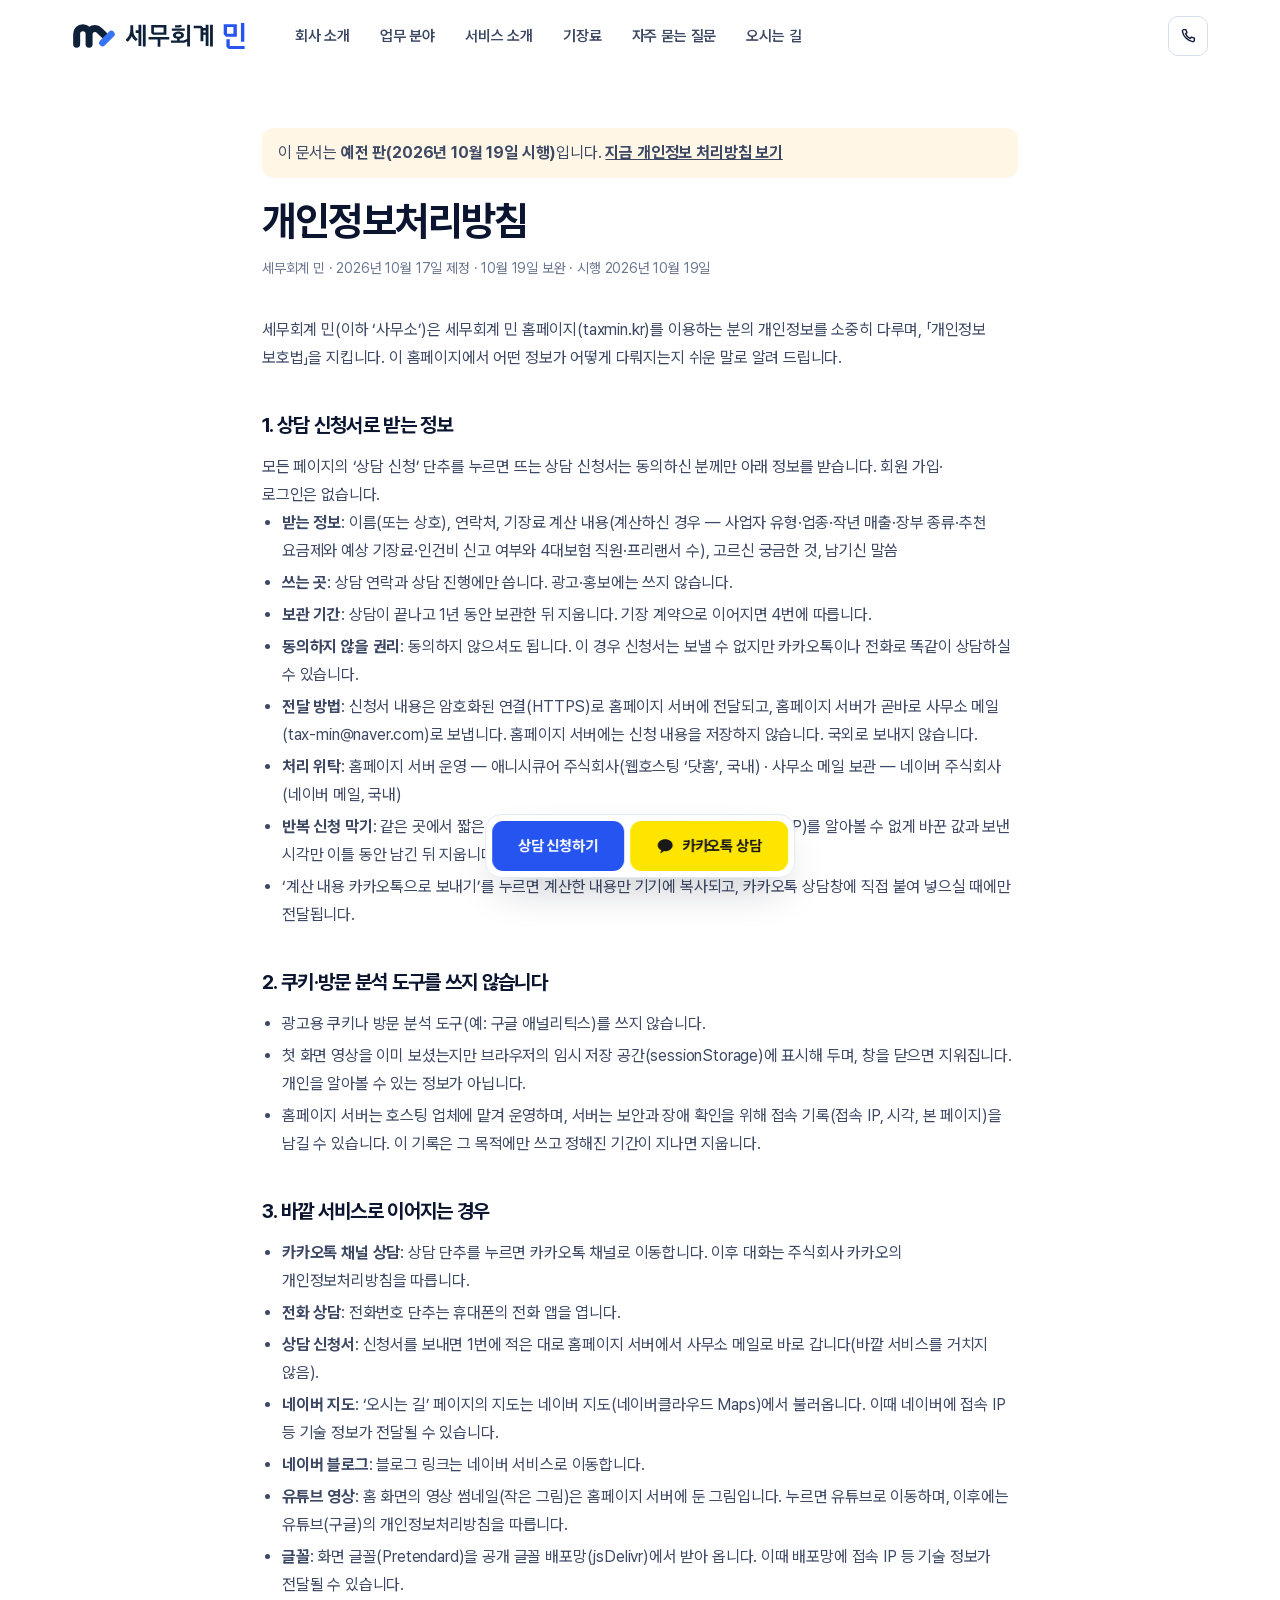
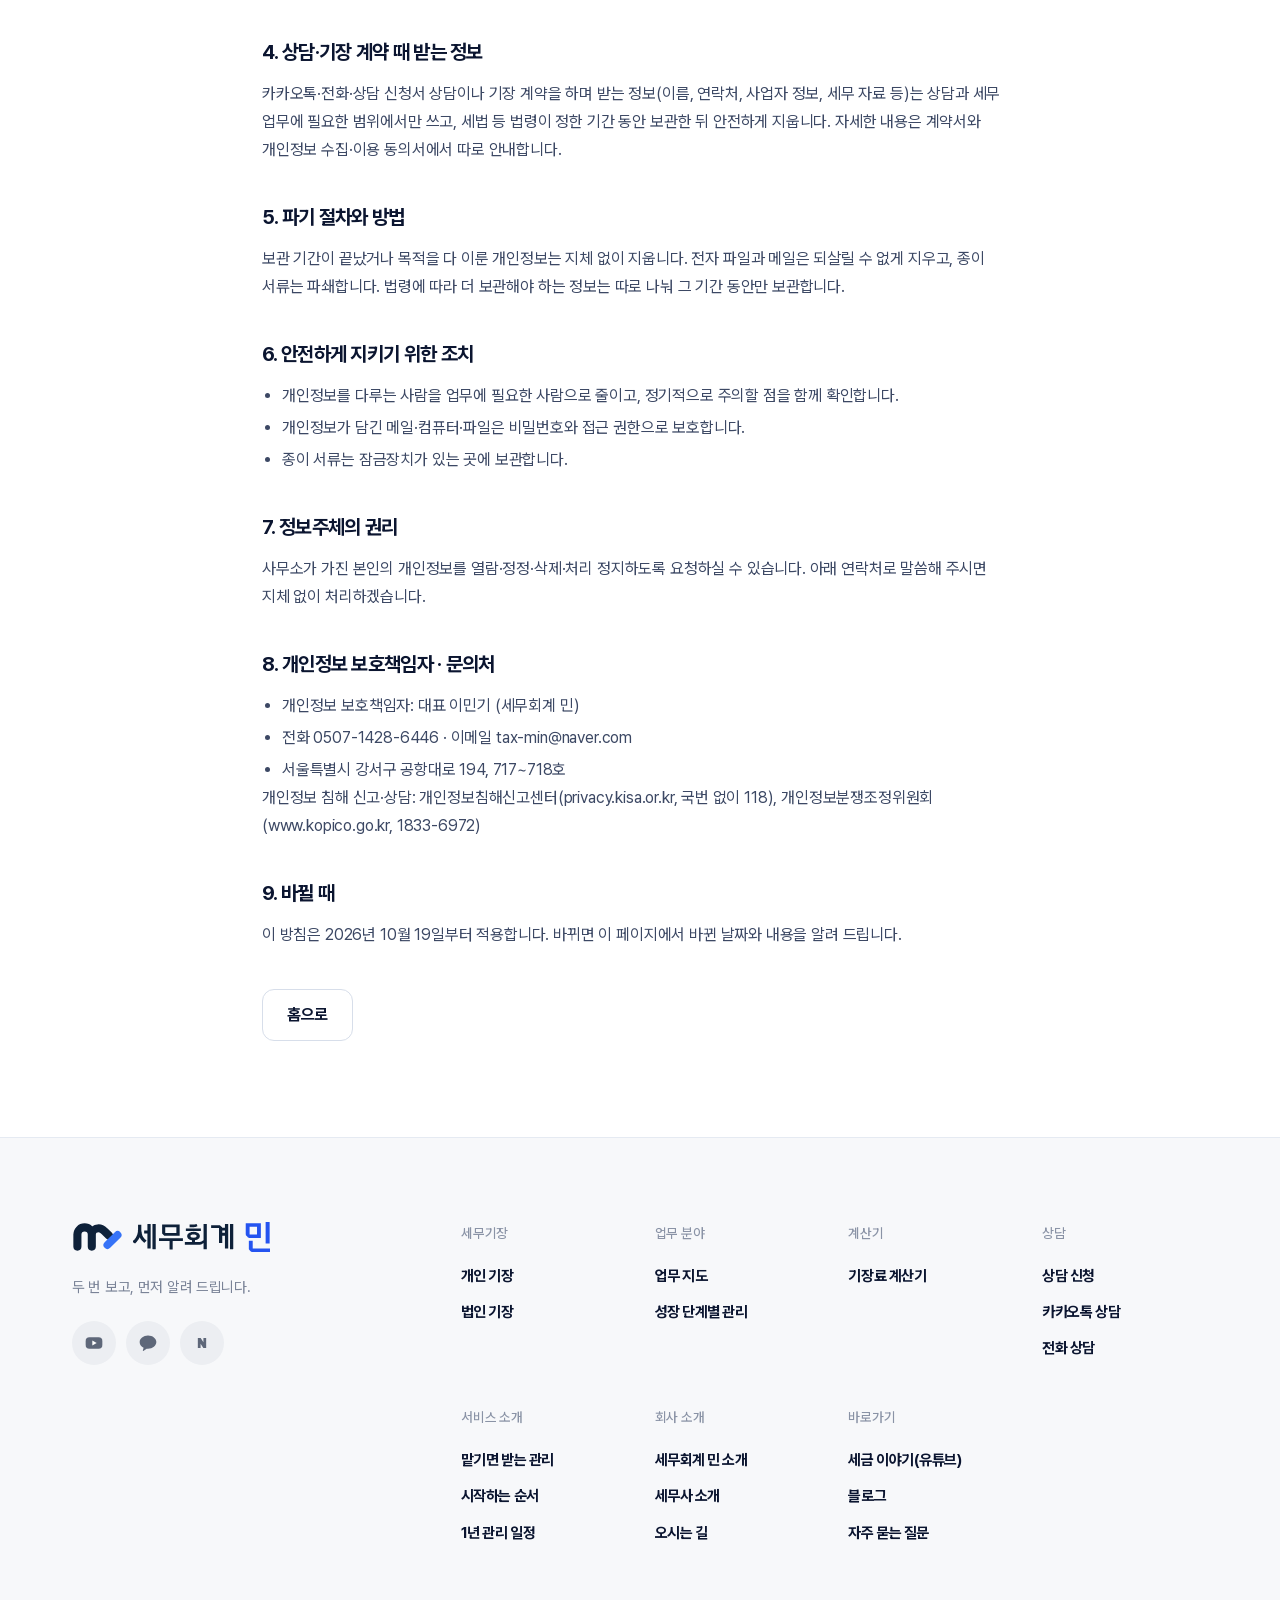
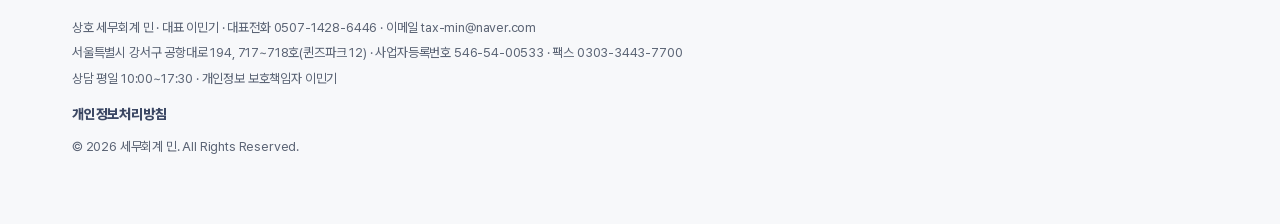
<file: privacy-20261019.html>
<!doctype html>
<html lang="ko" class="intro-done">
<head>
  <meta charset="utf-8">
  <meta name="robots" content="noindex">
  <meta name="viewport" content="width=device-width, initial-scale=1, viewport-fit=cover">
  <title>개인정보 처리방침(예전 판 · 2026년 10월 19일) | 세무회계 민</title>
  <meta name="description" content="세무회계 민 홈페이지 개인정보처리방침">
  <meta name="theme-color" content="#F6F8FC">
  <link rel="canonical" href="https://taxmin.kr/privacy.html">
  <meta property="og:type" content="website">
  <meta property="og:site_name" content="세무회계 민">
  <meta property="og:locale" content="ko_KR">
  <meta property="og:url" content="https://taxmin.kr/privacy.html">
  <meta property="og:title" content="개인정보처리방침 | 세무회계 민">
  <meta property="og:description" content="세무회계 민 홈페이지 개인정보처리방침">
  <meta property="og:image" content="https://taxmin.kr/assets/og.jpg">
  <meta name="twitter:card" content="summary_large_image">
  <link rel="icon" href="assets/favicon.svg?v=20261022" type="image/svg+xml">
  <link rel="icon" href="assets/favicon-32.png?v=20261022" sizes="32x32" type="image/png">
  <link rel="apple-touch-icon" href="assets/logo/apple-touch-icon.png?v=20261022">
  <link rel="stylesheet" href="assets/fonts/pretendard/pretendard.css">
  <link rel="stylesheet" href="css/style.css?v=39bdcbb2">
  <script src="js/boot.js?v=de8ec58e"></script>
</head>
<body>

<svg width="0" height="0" style="position:absolute" aria-hidden="true" focusable="false">
  <symbol id="tm-symbol" viewBox="18 52 170 100"><path d="M36 134V94a24 24 0 0 1 48 0v40M84 94c0-13 10.5-21 23-21c8 0 13.5 4 19 9.5L141 97" fill="none" style="stroke:var(--mk,#0E2139)" stroke-width="27" stroke-linecap="round" stroke-linejoin="round"/><path d="M136 129L170 95" fill="none" style="stroke:var(--mc,#3673F7)" stroke-width="26" stroke-linecap="round"/></symbol><symbol id="min-wm" viewBox="0 0 923 202"><path style="fill:var(--wa,#0E2139)" fill-rule="evenodd" d="M132 13 153 13 153 183 132 183 132 182 131 182 131 14ZM426 13 428 13 428 15 430 17 430 20 431 20 431 22 433 24 433 27 434 27 431 30 429 30 429 31 426 31 426 32 423 32 423 33 413 34 413 35 381 35 381 17 413 17 413 16 423 15 423 14 426 14ZM475 13 497 13 497 183 475 183 475 141 471 145 466 147 465 149 460 150 458 152 449 153 449 154 349 154 349 135 397 135 397 123 382 119 379 116 377 116 376 114 374 114 369 109 369 107 367 106 366 101 365 101 365 89 366 89 366 86 369 83 369 81 373 77 375 77 377 74 379 74 379 73 381 73 385 70 391 69 391 68 403 67 403 66 420 67 420 68 425 68 425 69 428 69 428 70 431 70 431 71 435 72 436 74 438 74 439 76 441 76 445 80 445 82 447 83 447 85 449 87 449 91 450 91 450 99 449 99 449 103 448 103 447 107 439 115 437 115 436 117 434 117 430 120 427 120 427 121 418 122 418 124 417 124 417 135 448 135 448 134 453 134 453 133 462 131 465 128 467 128 468 126 470 126 471 124 473 124 475 122ZM653 13 675 13 675 182 674 182 674 183 653 183ZM98 14 118 14 119 15 119 179 97 179 97 77 75 77 75 57 97 57 97 15ZM620 14 640 14 641 15 641 178 640 179 619 179 619 92 601 92 601 141 579 141 579 41 526 41 526 22 585 22 590 27 600 36 600 39 619 39 619 15ZM196 16 313 16 314 17 314 92 211 92 204 86 196 77ZM34 18 56 18 56 59 57 59 57 68 58 68 60 83 61 83 61 86 62 86 62 89 63 89 63 92 64 92 65 96 67 97 68 101 73 106 73 108 77 111 77 113 82 118 84 118 88 123 91 124 91 126 77 140 75 140 56 122 56 120 53 118 53 116 51 115 51 113 49 112 49 110 46 106 46 104 44 103 42 110 40 111 39 115 37 116 37 118 35 119 35 121 33 122 31 127 27 130 27 132 14 145 12 145 10 142 8 142 7 140 5 140 4 138 2 138 0 136 0 127 11 117 11 115 17 109 17 107 19 106 21 100 23 99 23 97 25 95 25 92 26 92 26 90 28 88 28 85 29 85 29 82 30 82 30 78 31 78 31 74 32 74 32 68 33 68 33 55 34 55ZM217 35 217 73 218 74 292 74 292 35ZM356 43 456 43 457 44 457 61 356 61ZM601 58 601 73 619 73 619 58ZM400 84 400 85 396 85 396 86 394 86 394 87 392 87 388 90 388 92 387 92 388 100 391 101 394 104 397 104 397 105 413 106 413 105 421 104 421 103 423 103 427 100 427 98 428 98 427 90 424 87 416 85 416 84ZM175 109 335 109 336 110 336 128 268 128 268 129 267 129 267 185 246 185 246 128 175 128Z"/><path style="fill:var(--wb,#2554F0)" fill-rule="evenodd" d="M893 0 919 0 920 1 920 144 919 145 893 145ZM760 9 861 9 861 106 860 107 781 107 781 106 777 106 776 104 774 104 769 97 760 89 760 85 759 85 759 10ZM785 32 785 83 786 84 834 84 835 83 835 32ZM780 127 806 127 806 179 922 179 923 180 923 202 799 202 799 201 795 200 790 195 782 187 782 185 780 183Z"/></symbol>
  <symbol id="tm-mark" viewBox="18 52 170 100"><path d="M36 134V94a24 24 0 0 1 48 0v40M84 94c0-13 10.5-21 23-21c8 0 13.5 4 19 9.5L141 97" fill="none" stroke="currentColor" stroke-width="27" stroke-linecap="round" stroke-linejoin="round"/><path d="M136 129L170 95" fill="none" style="stroke:var(--chk,#3673F7)" stroke-width="26" stroke-linecap="round"/></symbol>
  <symbol id="tm-min" viewBox="-10 -10 140.3 142"><path fill="var(--ma, #2554F0)" d="M0 20L20 20L20 48L0 48Z"/><path fill="var(--ma, #2554F0)" d="M52 20L72 20L72 48L52 68Z"/><path fill="var(--mb, #5C82FF)" d="M0 0L52 0L72 20L0 20Z"/><path fill="var(--mb, #5C82FF)" d="M0 48L52 48L52 68L20 68Z"/><path fill="var(--ma, #2554F0)" d="M92 -10L112 -10L112 84L92 84Z"/><path fill="var(--ma, #2554F0)" d="M16 86L36 86L36 112L16 112Z"/><path fill="var(--mb, #5C82FF)" d="M16 112L116 112L116 132L36 132Z"/></symbol>
  <symbol id="i-arrow" viewBox="0 0 24 24"><path d="M5 12h13M13 6l6 6-6 6" fill="none" stroke="currentColor" stroke-width="2" stroke-linecap="round" stroke-linejoin="round"/></symbol>
  <symbol id="i-kakao" viewBox="0 0 24 24"><path fill="currentColor" d="M12 3C6.5 3 2 6.6 2 11c0 2.8 1.9 5.3 4.7 6.7l-.9 3.4c-.1.3.3.6.6.4l4-2.7c.5.1 1 .1 1.6.1 5.5 0 10-3.6 10-8S17.5 3 12 3z"/></symbol>
  <symbol id="i-phone" viewBox="0 0 24 24"><path fill="none" stroke="currentColor" stroke-width="1.8" stroke-linejoin="round" d="M6.6 3.5h2.6l1.4 4.1-2 1.5a12 12 0 0 0 6.3 6.3l1.5-2 4.1 1.4v2.6a2 2 0 0 1-2.2 2A16.5 16.5 0 0 1 4.6 5.7a2 2 0 0 1 2-2.2z"/></symbol>
  <symbol id="i-check" viewBox="0 0 24 24"><path d="M5 12.5l4.2 4.2L19 7" fill="none" stroke="currentColor" stroke-width="2.2" stroke-linecap="round" stroke-linejoin="round"/></symbol>
  <symbol id="i-play" viewBox="0 0 24 24"><path d="M9 6.8v10.4L17.6 12z" fill="currentColor"/></symbol>
  <symbol id="i-left" viewBox="0 0 24 24"><path d="M14.5 5.5L8 12l6.5 6.5" fill="none" stroke="currentColor" stroke-width="2.2" stroke-linecap="round" stroke-linejoin="round"/></symbol>
  <symbol id="i-right" viewBox="0 0 24 24"><path d="M9.5 5.5L16 12l-6.5 6.5" fill="none" stroke="currentColor" stroke-width="2.2" stroke-linecap="round" stroke-linejoin="round"/></symbol>
  <symbol id="i-yt" viewBox="0 0 24 24"><rect x="2" y="5" width="20" height="14" rx="4.5" fill="currentColor"/><path d="M10 9v6l5.2-3z" fill="#fff"/></symbol>
</svg>

<a class="skip-link" href="#main">본문으로 바로 가기</a>

<header class="site-header" id="site-header">
  <div class="wrap header-inner">
    <a class="brand" href="./" aria-label="세무회계 민 홈"><svg class="brand-ic" aria-hidden="true"><use href="#tm-symbol"/></svg><svg class="brand-wm2" viewBox="0 0 923 202" aria-hidden="true"><use href="#min-wm"/></svg></a>
    <nav class="nav" aria-label="주 메뉴"><a href="about.html">회사 소개</a><a href="services.html">업무 분야</a><a href="how.html">서비스 소개</a><a href="pricing.html">기장료</a><a href="faq.html">자주 묻는 질문</a><a href="contact.html">오시는 길</a></nav>
    <div class="header-actions">
      <a class="btn btn-accent btn-sm btn-apply" href="#apply" data-apply aria-haspopup="dialog">상담 신청하기</a>
      <a class="btn btn-kakao btn-sm" href="https://pf.kakao.com/_Mxojqs/chat" target="_blank" rel="noopener" aria-label="카카오톡 상담"><svg class="ico" aria-hidden="true"><use href="#i-kakao"/></svg><span>카카오톡 상담</span></a>
      <a class="btn-tel" href="tel:0507-1428-6446" aria-label="전화 상담" title="전화 상담"><svg class="ico" aria-hidden="true"><use href="#i-phone"/></svg></a>
      <button class="menu-btn" type="button" aria-expanded="false" aria-controls="mobile-menu" aria-label="메뉴 열기"><span></span><span></span></button>
    </div>
  </div>
  <div class="mobile-menu" id="mobile-menu" hidden>
    <nav class="wrap" aria-label="모바일 메뉴"><a href="about.html"><span>01</span>회사 소개</a><a href="services.html"><span>02</span>업무 분야</a><a href="how.html"><span>03</span>서비스 소개</a><a href="pricing.html"><span>04</span>기장료</a><a href="faq.html"><span>05</span>자주 묻는 질문</a><a href="contact.html"><span>06</span>오시는 길</a></nav>
    <div class="wrap mm-cta"><a class="btn btn-accent" href="#apply" data-apply aria-haspopup="dialog">상담 신청하기</a><a class="btn btn-kakao" href="https://pf.kakao.com/_Mxojqs/chat" target="_blank" rel="noopener"><svg class="ico" aria-hidden="true"><use href="#i-kakao"/></svg>카카오톡 상담</a><a class="btn btn-ghost" href="tel:0507-1428-6446"><svg class="ico" aria-hidden="true"><use href="#i-phone"/></svg>전화 상담</a></div>
  </div>
</header>

<main class="doc" id="main">
  <div class="wrap">
    <p class="doc-old">이 문서는 <b>예전 판(2026년 10월 19일 시행)</b>입니다. <a href="privacy.html">지금 개인정보 처리방침 보기</a></p>
    <h1>개인정보처리방침</h1>
    <p class="doc-date">세무회계 민 · 2026년 10월 17일 제정 · 10월 19일 보완 · 시행 2026년 10월 19일</p>

    <p>세무회계 민(이하 ‘사무소’)은 세무회계 민 홈페이지(taxmin.kr)를 이용하는 분의 개인정보를 소중히 다루며, 「개인정보 보호법」을 지킵니다. 이 홈페이지에서 어떤 정보가 어떻게 다뤄지는지 쉬운 말로 알려 드립니다.</p>

    <h2 id="apply-info">1. 상담 신청서로 받는 정보</h2>
    <p>모든 페이지의 ‘상담 신청’ 단추를 누르면 뜨는 상담 신청서는 동의하신 분께만 아래 정보를 받습니다. 회원 가입·로그인은 없습니다.</p>
    <ul>
      <li><b>받는 정보</b>: 이름(또는 상호), 연락처, 기장료 계산 내용(계산하신 경우 — 사업자 유형·업종·작년 매출·장부 종류·추천 요금제와 예상 기장료·인건비 신고 여부와 4대보험 직원·프리랜서 수), 고르신 궁금한 것, 남기신 말씀</li>
      <li><b>쓰는 곳</b>: 상담 연락과 상담 진행에만 씁니다. 광고·홍보에는 쓰지 않습니다.</li>
      <li><b>보관 기간</b>: 상담이 끝나고 1년 동안 보관한 뒤 지웁니다. 기장 계약으로 이어지면 4번에 따릅니다.</li>
      <li><b>동의하지 않을 권리</b>: 동의하지 않으셔도 됩니다. 이 경우 신청서는 보낼 수 없지만 카카오톡이나 전화로 똑같이 상담하실 수 있습니다.</li>
      <li><b>전달 방법</b>: 신청서 내용은 암호화된 연결(HTTPS)로 홈페이지 서버에 전달되고, 홈페이지 서버가 곧바로 사무소 메일(tax-min@naver.com)로 보냅니다. 홈페이지 서버에는 신청 내용을 저장하지 않습니다. 국외로 보내지 않습니다.</li>
      <li><b>처리 위탁</b>: 홈페이지 서버 운영 — 애니시큐어 주식회사(웹호스팅 ‘닷홈’, 국내) · 사무소 메일 보관 — 네이버 주식회사(네이버 메일, 국내)</li>
      <li><b>반복 신청 막기</b>: 같은 곳에서 짧은 시간에 여러 번 보내는 것을 막으려고, 접속 주소(IP)를 알아볼 수 없게 바꾼 값과 보낸 시각만 이틀 동안 남긴 뒤 지웁니다.</li>
      <li>‘계산 내용 카카오톡으로 보내기’를 누르면 계산한 내용만 기기에 복사되고, 카카오톡 상담창에 직접 붙여 넣으실 때에만 전달됩니다.</li>
    </ul>

    <h2>2. 쿠키·방문 분석 도구를 쓰지 않습니다</h2>
    <ul>
      <li>광고용 쿠키나 방문 분석 도구(예: 구글 애널리틱스)를 쓰지 않습니다.</li>
      <li>첫 화면 영상을 이미 보셨는지만 브라우저의 임시 저장 공간(sessionStorage)에 표시해 두며, 창을 닫으면 지워집니다. 개인을 알아볼 수 있는 정보가 아닙니다.</li>
      <li>홈페이지 서버는 호스팅 업체에 맡겨 운영하며, 서버는 보안과 장애 확인을 위해 접속 기록(접속 IP, 시각, 본 페이지)을 남길 수 있습니다. 이 기록은 그 목적에만 쓰고 정해진 기간이 지나면 지웁니다.</li>
    </ul>

    <h2>3. 바깥 서비스로 이어지는 경우</h2>
    <ul>
      <li><b>카카오톡 채널 상담</b>: 상담 단추를 누르면 카카오톡 채널로 이동합니다. 이후 대화는 주식회사 카카오의 개인정보처리방침을 따릅니다.</li>
      <li><b>전화 상담</b>: 전화번호 단추는 휴대폰의 전화 앱을 엽니다.</li>
      <li><b>상담 신청서</b>: 신청서를 보내면 1번에 적은 대로 홈페이지 서버에서 사무소 메일로 바로 갑니다(바깥 서비스를 거치지 않음).</li>
      <li><b>네이버 지도</b>: ‘오시는 길’ 페이지의 지도는 네이버 지도(네이버클라우드 Maps)에서 불러옵니다. 이때 네이버에 접속 IP 등 기술 정보가 전달될 수 있습니다.</li>
      <li><b>네이버 블로그</b>: 블로그 링크는 네이버 서비스로 이동합니다.</li>
      <li><b>유튜브 영상</b>: 홈 화면의 영상 썸네일(작은 그림)은 홈페이지 서버에 둔 그림입니다. 누르면 유튜브로 이동하며, 이후에는 유튜브(구글)의 개인정보처리방침을 따릅니다.</li>
      <li><b>글꼴</b>: 화면 글꼴(Pretendard)을 공개 글꼴 배포망(jsDelivr)에서 받아 옵니다. 이때 배포망에 접속 IP 등 기술 정보가 전달될 수 있습니다.</li>
    </ul>

    <h2>4. 상담·기장 계약 때 받는 정보</h2>
    <p>카카오톡·전화·상담 신청서 상담이나 기장 계약을 하며 받는 정보(이름, 연락처, 사업자 정보, 세무 자료 등)는 상담과 세무 업무에 필요한 범위에서만 쓰고, 세법 등 법령이 정한 기간 동안 보관한 뒤 안전하게 지웁니다. 자세한 내용은 계약서와 개인정보 수집·이용 동의서에서 따로 안내합니다.</p>

    <h2>5. 파기 절차와 방법</h2>
    <p>보관 기간이 끝났거나 목적을 다 이룬 개인정보는 지체 없이 지웁니다. 전자 파일과 메일은 되살릴 수 없게 지우고, 종이 서류는 파쇄합니다. 법령에 따라 더 보관해야 하는 정보는 따로 나눠 그 기간 동안만 보관합니다.</p>

    <h2>6. 안전하게 지키기 위한 조치</h2>
    <ul>
      <li>개인정보를 다루는 사람을 업무에 필요한 사람으로 줄이고, 정기적으로 주의할 점을 함께 확인합니다.</li>
      <li>개인정보가 담긴 메일·컴퓨터·파일은 비밀번호와 접근 권한으로 보호합니다.</li>
      <li>종이 서류는 잠금장치가 있는 곳에 보관합니다.</li>
    </ul>

    <h2>7. 정보주체의 권리</h2>
    <p>사무소가 가진 본인의 개인정보를 열람·정정·삭제·처리 정지하도록 요청하실 수 있습니다. 아래 연락처로 말씀해 주시면 지체 없이 처리하겠습니다.</p>

    <h2>8. 개인정보 보호책임자 · 문의처</h2>
    <ul>
      <li>개인정보 보호책임자: 대표 이민기 (세무회계 민)</li>
      <li>전화 0507-1428-6446 · 이메일 tax-min@naver.com</li>
      <li>서울특별시 강서구 공항대로 194, 717~718호</li>
    </ul>
    <p>개인정보 침해 신고·상담: 개인정보침해신고센터(privacy.kisa.or.kr, 국번 없이 118), 개인정보분쟁조정위원회(www.kopico.go.kr, 1833-6972)</p>

    <h2>9. 바뀔 때</h2>
    <p>이 방침은 2026년 10월 19일부터 적용합니다. 바뀌면 이 페이지에서 바뀐 날짜와 내용을 알려 드립니다.</p>

    <a class="btn btn-ghost back" href="./">홈으로</a>
  </div>
</main>

<footer class="site-footer">
  <div class="wrap">
    <div class="ft-grid">
      <div class="ft-brand">
        <a class="footer-brand ft-logo" href="./" aria-label="세무회계 민 홈"><svg class="brand-ic" aria-hidden="true"><use href="#tm-symbol"/></svg><svg class="brand-wm2" viewBox="0 0 923 202" aria-hidden="true"><use href="#min-wm"/></svg></a>
        <p class="ft-tag">두 번 보고, 먼저 알려 드립니다.</p>
        <div class="ft-sns"><a href="https://www.youtube.com/@tax1Q_min" target="_blank" rel="noopener" aria-label="세무회계 민 유튜브"><svg class="ico" aria-hidden="true"><use href="#i-yt"/></svg></a><a href="https://pf.kakao.com/_Mxojqs/chat" target="_blank" rel="noopener" aria-label="카카오톡 상담"><svg class="ico" aria-hidden="true"><use href="#i-kakao"/></svg></a><a href="https://blog.naver.com/tax-min" target="_blank" rel="noopener" aria-label="세무회계 민 네이버 블로그"><svg viewBox="0 0 24 24" aria-hidden="true"><path d="M7 6h3.4l3.3 5V6H17v12h-3.4l-3.3-5v5H7z" fill="currentColor"/></svg></a></div>
      </div>
      <nav class="ft-cols" aria-label="바닥 메뉴"><div class="ft-col"><p class="ft-h">세무기장</p><a href="pricing.html#plans">개인 기장</a><a href="pricing.html#plans">법인 기장</a></div><div class="ft-col"><p class="ft-h">업무 분야</p><a href="services.html#fields">업무 지도</a><a href="services.html#services">성장 단계별 관리</a></div><div class="ft-col"><p class="ft-h">계산기</p><a href="pricing.html#calc">기장료 계산기</a></div><div class="ft-col"><p class="ft-h">상담</p><a href="#apply" data-apply aria-haspopup="dialog">상담 신청</a><a href="https://pf.kakao.com/_Mxojqs/chat" target="_blank" rel="noopener">카카오톡 상담</a><a href="tel:0507-1428-6446">전화 상담</a></div><div class="ft-col"><p class="ft-h">서비스 소개</p><a href="how.html#service">맡기면 받는 관리</a><a href="how.html#start">시작하는 순서</a><a href="how.html#process">1년 관리 일정</a></div><div class="ft-col"><p class="ft-h">회사 소개</p><a href="about.html">세무회계 민 소개</a><a href="about.html#team">세무사 소개</a><a href="contact.html">오시는 길</a></div><div class="ft-col"><p class="ft-h">바로가기</p><a href="https://www.youtube.com/@tax1Q_min" target="_blank" rel="noopener">세금 이야기(유튜브)</a><a href="https://blog.naver.com/tax-min" target="_blank" rel="noopener">블로그</a><a href="faq.html">자주 묻는 질문</a></div></nav>
    </div>
    <div class="ft-bottom">
      <p>상호 세무회계 민 · 대표 이민기 · 대표전화 <span class="nw">0507-1428-6446</span> · 이메일 <span class="nw">tax-min@naver.com</span></p>
      <p><span class="nw">서울특별시 강서구 공항대로 194,</span> <span class="nw">717~718호(퀸즈파크 12)</span> · 사업자등록번호 <span class="nw">546-54-00533</span> · 팩스 <span class="nw">0303-3443-7700</span></p>
      <p>상담 평일 10:00~17:30 · 개인정보 보호책임자 이민기</p>
      <p class="ft-legal"><a class="pv" href="privacy.html">개인정보처리방침</a></p>
      <p class="ft-copy">© 2026 세무회계 민. All Rights Reserved.</p>
    </div>
  </div>
</footer>

<div class="float-cta" aria-label="빠른 상담">
  <a class="fc-apply" href="#apply" data-apply aria-haspopup="dialog">상담 신청하기</a>
  <a class="fc-kakao" href="https://pf.kakao.com/_Mxojqs/chat" target="_blank" rel="noopener"><svg class="ico" aria-hidden="true"><use href="#i-kakao"/></svg>카카오톡 상담</a>
</div>

<script src="js/logos.js?v=86c5545e"></script>
<script src="js/site.js?v=81be3c41"></script>
<script src="js/fee.js?v=5705ae1b"></script>
</body>
</html>
</file>
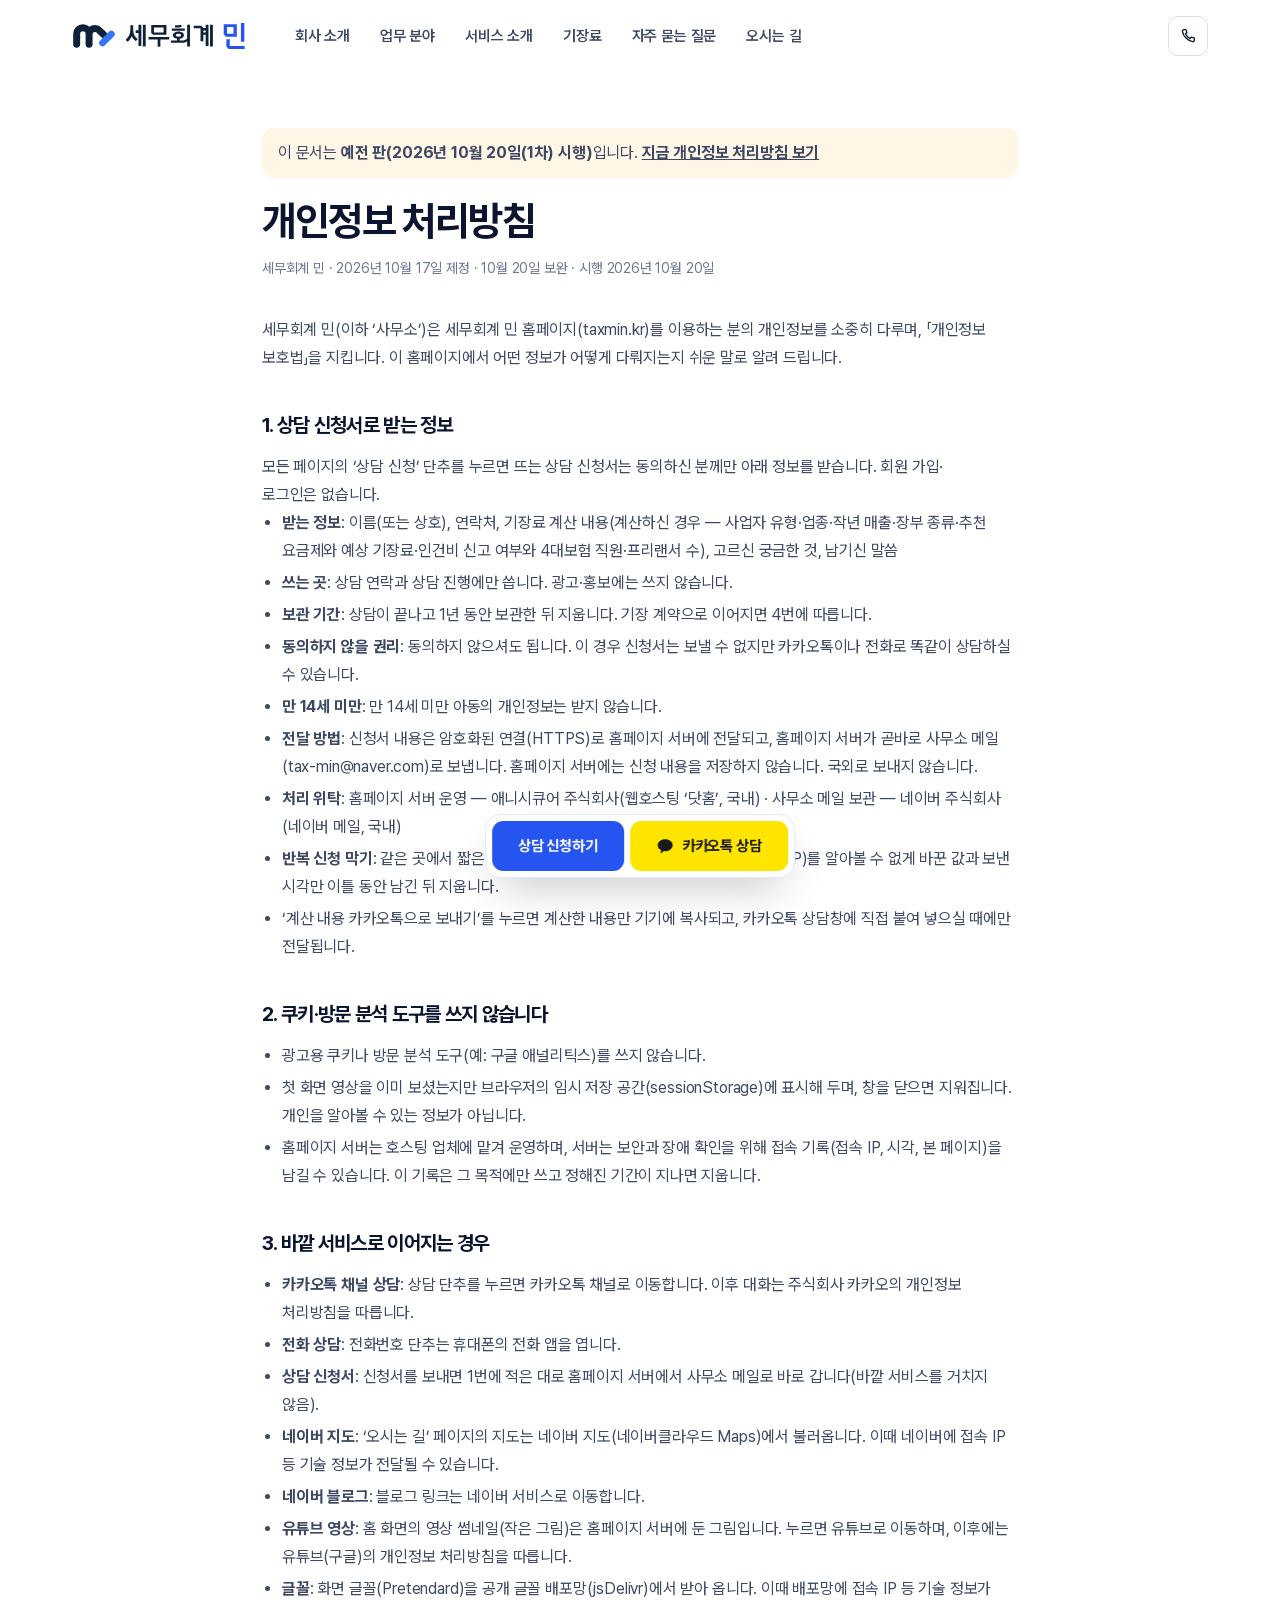
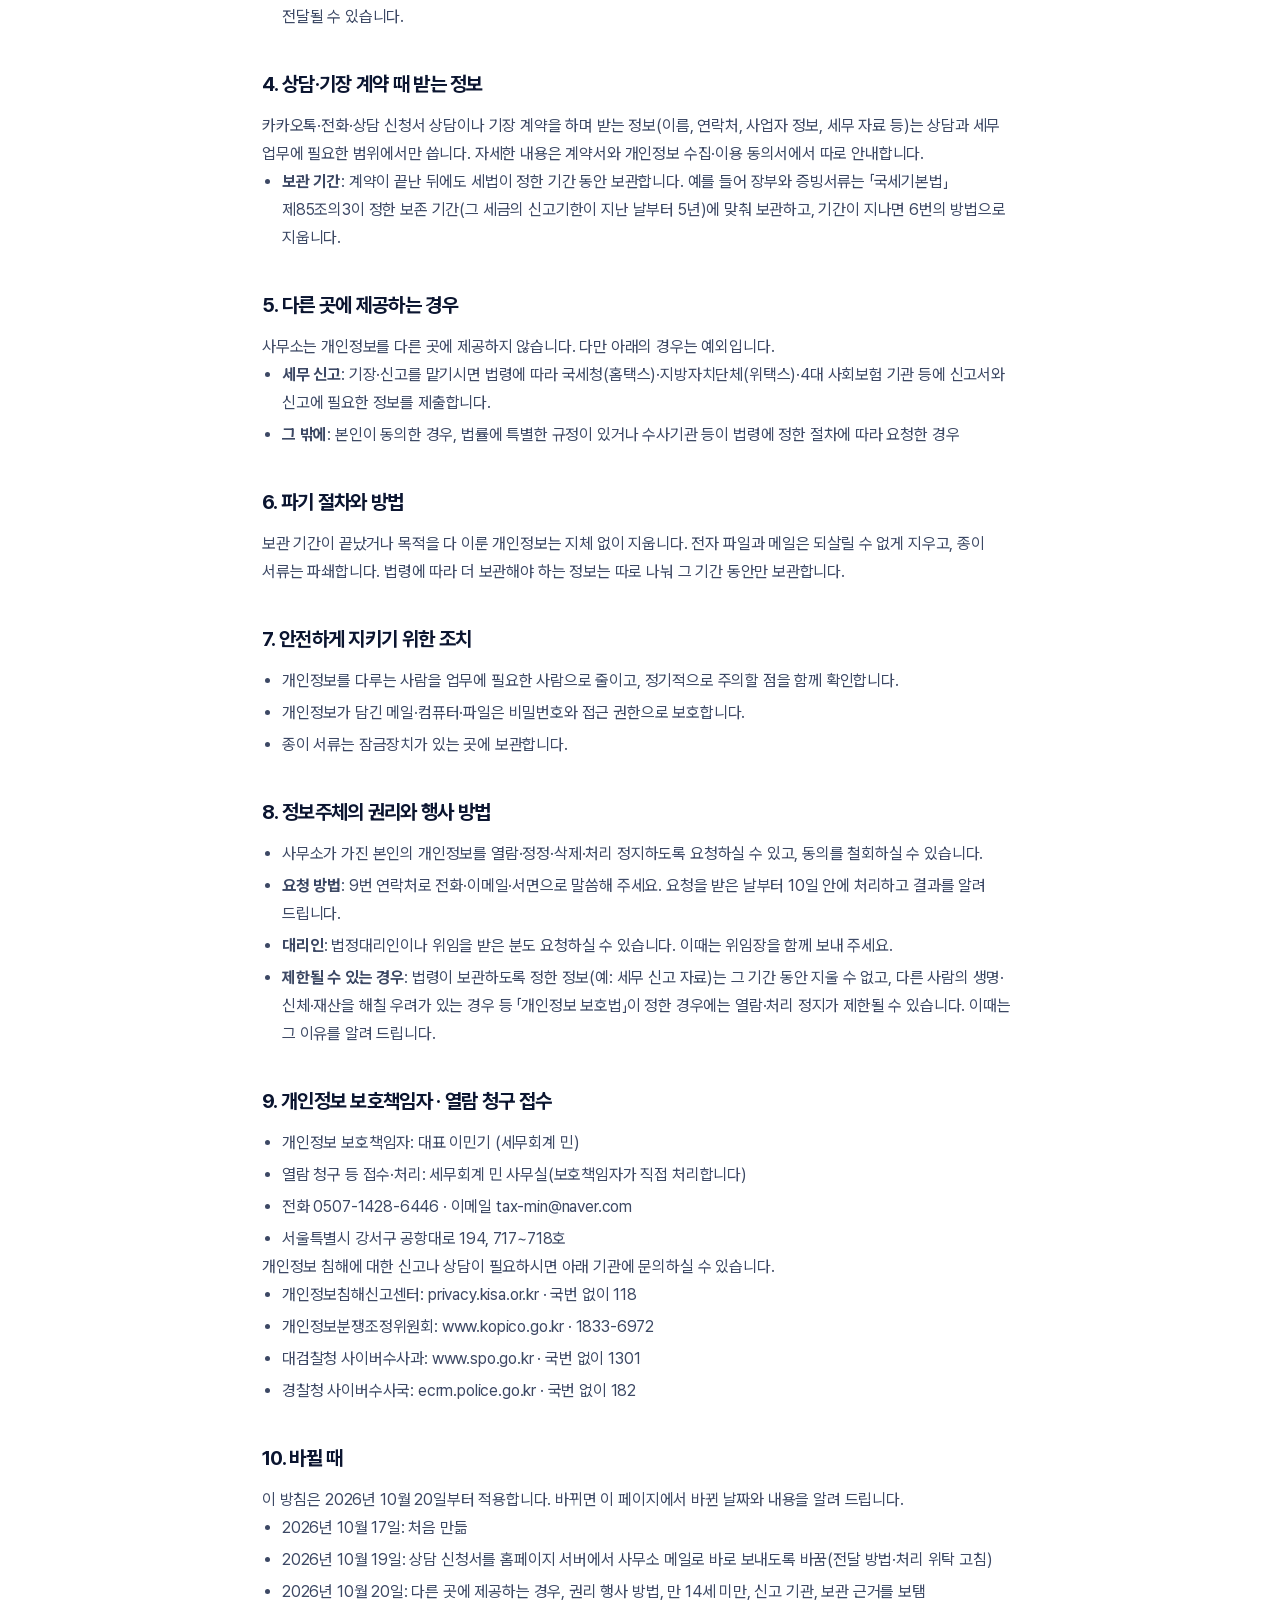
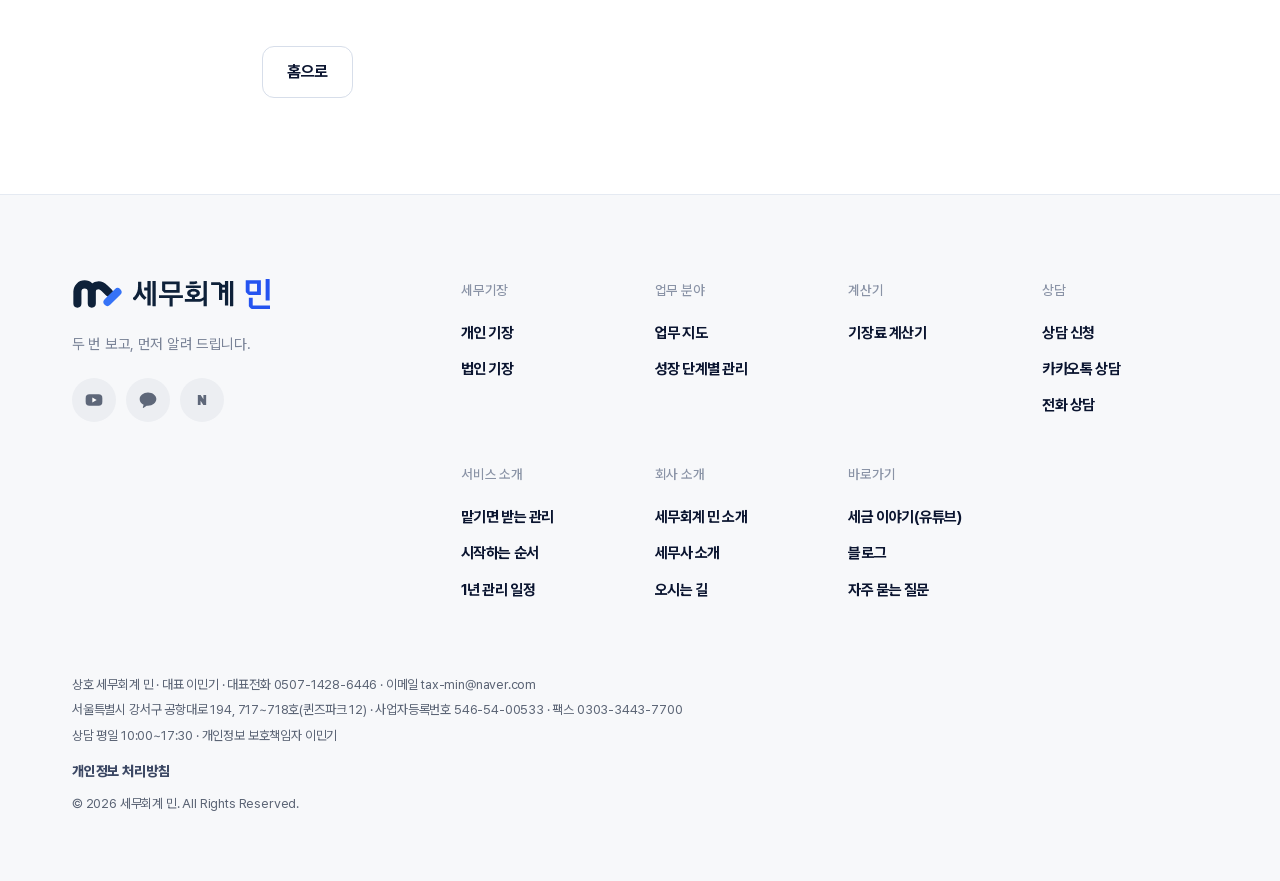
<file: privacy-20261020.html>
<!doctype html>
<html lang="ko" class="intro-done">
<head>
  <meta charset="utf-8">
  <meta name="robots" content="noindex">
  <meta name="viewport" content="width=device-width, initial-scale=1, viewport-fit=cover">
  <title>개인정보 처리방침(예전 판 · 2026년 10월 20일(1차)) | 세무회계 민</title>
  <meta name="description" content="세무회계 민 홈페이지 개인정보 처리방침">
  <meta name="theme-color" content="#F6F8FC">
  <link rel="canonical" href="https://taxmin.kr/privacy.html">
  <meta property="og:type" content="website">
  <meta property="og:site_name" content="세무회계 민">
  <meta property="og:locale" content="ko_KR">
  <meta property="og:url" content="https://taxmin.kr/privacy.html">
  <meta property="og:title" content="개인정보 처리방침 | 세무회계 민">
  <meta property="og:description" content="세무회계 민 홈페이지 개인정보 처리방침">
  <meta property="og:image" content="https://taxmin.kr/assets/og.jpg">
  <meta name="twitter:card" content="summary_large_image">
  <link rel="icon" href="assets/favicon.svg?v=20261022" type="image/svg+xml">
  <link rel="icon" href="assets/favicon-32.png?v=20261022" sizes="32x32" type="image/png">
  <link rel="apple-touch-icon" href="assets/logo/apple-touch-icon.png?v=20261022">
  <link rel="stylesheet" href="assets/fonts/pretendard/pretendard.css">
  <link rel="stylesheet" href="css/style.css?v=73806ec4">
  <script src="js/boot.js?v=de8ec58e"></script>
</head>
<body>

<svg width="0" height="0" style="position:absolute" aria-hidden="true" focusable="false">
  <symbol id="tm-symbol" viewBox="18 52 170 100"><path d="M36 134V94a24 24 0 0 1 48 0v40M84 94c0-13 10.5-21 23-21c8 0 13.5 4 19 9.5L141 97" fill="none" style="stroke:var(--mk,#0E2139)" stroke-width="27" stroke-linecap="round" stroke-linejoin="round"/><path d="M136 129L170 95" fill="none" style="stroke:var(--mc,#3673F7)" stroke-width="26" stroke-linecap="round"/></symbol><symbol id="min-wm" viewBox="0 0 923 202"><path style="fill:var(--wa,#0E2139)" fill-rule="evenodd" d="M132 13 153 13 153 183 132 183 132 182 131 182 131 14ZM426 13 428 13 428 15 430 17 430 20 431 20 431 22 433 24 433 27 434 27 431 30 429 30 429 31 426 31 426 32 423 32 423 33 413 34 413 35 381 35 381 17 413 17 413 16 423 15 423 14 426 14ZM475 13 497 13 497 183 475 183 475 141 471 145 466 147 465 149 460 150 458 152 449 153 449 154 349 154 349 135 397 135 397 123 382 119 379 116 377 116 376 114 374 114 369 109 369 107 367 106 366 101 365 101 365 89 366 89 366 86 369 83 369 81 373 77 375 77 377 74 379 74 379 73 381 73 385 70 391 69 391 68 403 67 403 66 420 67 420 68 425 68 425 69 428 69 428 70 431 70 431 71 435 72 436 74 438 74 439 76 441 76 445 80 445 82 447 83 447 85 449 87 449 91 450 91 450 99 449 99 449 103 448 103 447 107 439 115 437 115 436 117 434 117 430 120 427 120 427 121 418 122 418 124 417 124 417 135 448 135 448 134 453 134 453 133 462 131 465 128 467 128 468 126 470 126 471 124 473 124 475 122ZM653 13 675 13 675 182 674 182 674 183 653 183ZM98 14 118 14 119 15 119 179 97 179 97 77 75 77 75 57 97 57 97 15ZM620 14 640 14 641 15 641 178 640 179 619 179 619 92 601 92 601 141 579 141 579 41 526 41 526 22 585 22 590 27 600 36 600 39 619 39 619 15ZM196 16 313 16 314 17 314 92 211 92 204 86 196 77ZM34 18 56 18 56 59 57 59 57 68 58 68 60 83 61 83 61 86 62 86 62 89 63 89 63 92 64 92 65 96 67 97 68 101 73 106 73 108 77 111 77 113 82 118 84 118 88 123 91 124 91 126 77 140 75 140 56 122 56 120 53 118 53 116 51 115 51 113 49 112 49 110 46 106 46 104 44 103 42 110 40 111 39 115 37 116 37 118 35 119 35 121 33 122 31 127 27 130 27 132 14 145 12 145 10 142 8 142 7 140 5 140 4 138 2 138 0 136 0 127 11 117 11 115 17 109 17 107 19 106 21 100 23 99 23 97 25 95 25 92 26 92 26 90 28 88 28 85 29 85 29 82 30 82 30 78 31 78 31 74 32 74 32 68 33 68 33 55 34 55ZM217 35 217 73 218 74 292 74 292 35ZM356 43 456 43 457 44 457 61 356 61ZM601 58 601 73 619 73 619 58ZM400 84 400 85 396 85 396 86 394 86 394 87 392 87 388 90 388 92 387 92 388 100 391 101 394 104 397 104 397 105 413 106 413 105 421 104 421 103 423 103 427 100 427 98 428 98 427 90 424 87 416 85 416 84ZM175 109 335 109 336 110 336 128 268 128 268 129 267 129 267 185 246 185 246 128 175 128Z"/><path style="fill:var(--wb,#2554F0)" fill-rule="evenodd" d="M893 0 919 0 920 1 920 144 919 145 893 145ZM760 9 861 9 861 106 860 107 781 107 781 106 777 106 776 104 774 104 769 97 760 89 760 85 759 85 759 10ZM785 32 785 83 786 84 834 84 835 83 835 32ZM780 127 806 127 806 179 922 179 923 180 923 202 799 202 799 201 795 200 790 195 782 187 782 185 780 183Z"/></symbol>
  <symbol id="tm-mark" viewBox="18 52 170 100"><path d="M36 134V94a24 24 0 0 1 48 0v40M84 94c0-13 10.5-21 23-21c8 0 13.5 4 19 9.5L141 97" fill="none" stroke="currentColor" stroke-width="27" stroke-linecap="round" stroke-linejoin="round"/><path d="M136 129L170 95" fill="none" style="stroke:var(--chk,#3673F7)" stroke-width="26" stroke-linecap="round"/></symbol>
  <symbol id="tm-min" viewBox="-10 -10 140.3 142"><path fill="var(--ma, #2554F0)" d="M0 20L20 20L20 48L0 48Z"/><path fill="var(--ma, #2554F0)" d="M52 20L72 20L72 48L52 68Z"/><path fill="var(--mb, #5C82FF)" d="M0 0L52 0L72 20L0 20Z"/><path fill="var(--mb, #5C82FF)" d="M0 48L52 48L52 68L20 68Z"/><path fill="var(--ma, #2554F0)" d="M92 -10L112 -10L112 84L92 84Z"/><path fill="var(--ma, #2554F0)" d="M16 86L36 86L36 112L16 112Z"/><path fill="var(--mb, #5C82FF)" d="M16 112L116 112L116 132L36 132Z"/></symbol>
  <symbol id="i-arrow" viewBox="0 0 24 24"><path d="M5 12h13M13 6l6 6-6 6" fill="none" stroke="currentColor" stroke-width="2" stroke-linecap="round" stroke-linejoin="round"/></symbol>
  <symbol id="i-kakao" viewBox="0 0 24 24"><path fill="currentColor" d="M12 3C6.5 3 2 6.6 2 11c0 2.8 1.9 5.3 4.7 6.7l-.9 3.4c-.1.3.3.6.6.4l4-2.7c.5.1 1 .1 1.6.1 5.5 0 10-3.6 10-8S17.5 3 12 3z"/></symbol>
  <symbol id="i-phone" viewBox="0 0 24 24"><path fill="none" stroke="currentColor" stroke-width="1.8" stroke-linejoin="round" d="M6.6 3.5h2.6l1.4 4.1-2 1.5a12 12 0 0 0 6.3 6.3l1.5-2 4.1 1.4v2.6a2 2 0 0 1-2.2 2A16.5 16.5 0 0 1 4.6 5.7a2 2 0 0 1 2-2.2z"/></symbol>
  <symbol id="i-check" viewBox="0 0 24 24"><path d="M5 12.5l4.2 4.2L19 7" fill="none" stroke="currentColor" stroke-width="2.2" stroke-linecap="round" stroke-linejoin="round"/></symbol>
  <symbol id="i-play" viewBox="0 0 24 24"><path d="M9 6.8v10.4L17.6 12z" fill="currentColor"/></symbol>
  <symbol id="i-left" viewBox="0 0 24 24"><path d="M14.5 5.5L8 12l6.5 6.5" fill="none" stroke="currentColor" stroke-width="2.2" stroke-linecap="round" stroke-linejoin="round"/></symbol>
  <symbol id="i-right" viewBox="0 0 24 24"><path d="M9.5 5.5L16 12l-6.5 6.5" fill="none" stroke="currentColor" stroke-width="2.2" stroke-linecap="round" stroke-linejoin="round"/></symbol>
  <symbol id="i-yt" viewBox="0 0 24 24"><rect x="2" y="5" width="20" height="14" rx="4.5" fill="currentColor"/><path d="M10 9v6l5.2-3z" fill="#fff"/></symbol>
</svg>

<a class="skip-link" href="#main">본문으로 바로 가기</a>

<header class="site-header" id="site-header">
  <div class="wrap header-inner">
    <a class="brand" href="./" aria-label="세무회계 민 홈"><svg class="brand-ic" aria-hidden="true"><use href="#tm-symbol"/></svg><svg class="brand-wm2" viewBox="0 0 923 202" aria-hidden="true"><use href="#min-wm"/></svg></a>
    <nav class="nav" aria-label="주 메뉴"><a href="about.html">회사 소개</a><a href="services.html">업무 분야</a><a href="how.html">서비스 소개</a><a href="pricing.html">기장료</a><a href="faq.html">자주 묻는 질문</a><a href="contact.html">오시는 길</a></nav>
    <div class="header-actions">
      <a class="btn btn-accent btn-sm btn-apply" href="#apply" data-apply aria-haspopup="dialog">상담 신청하기</a>
      <a class="btn btn-kakao btn-sm" href="https://pf.kakao.com/_Mxojqs/chat" target="_blank" rel="noopener" aria-label="카카오톡 상담"><svg class="ico" aria-hidden="true"><use href="#i-kakao"/></svg><span>카카오톡 상담</span></a>
      <a class="btn-tel" href="tel:0507-1428-6446" aria-label="전화 상담" title="전화 상담"><svg class="ico" aria-hidden="true"><use href="#i-phone"/></svg></a>
      <button class="menu-btn" type="button" aria-expanded="false" aria-controls="mobile-menu" aria-label="메뉴 열기"><span></span><span></span></button>
    </div>
  </div>
  <div class="mobile-menu" id="mobile-menu" hidden>
    <nav class="wrap" aria-label="모바일 메뉴"><a href="about.html"><span>01</span>회사 소개</a><a href="services.html"><span>02</span>업무 분야</a><a href="how.html"><span>03</span>서비스 소개</a><a href="pricing.html"><span>04</span>기장료</a><a href="faq.html"><span>05</span>자주 묻는 질문</a><a href="contact.html"><span>06</span>오시는 길</a></nav>
    <div class="wrap mm-cta"><a class="btn btn-accent" href="#apply" data-apply aria-haspopup="dialog">상담 신청하기</a><a class="btn btn-kakao" href="https://pf.kakao.com/_Mxojqs/chat" target="_blank" rel="noopener"><svg class="ico" aria-hidden="true"><use href="#i-kakao"/></svg>카카오톡 상담</a><a class="btn btn-ghost" href="tel:0507-1428-6446"><svg class="ico" aria-hidden="true"><use href="#i-phone"/></svg>전화 상담</a></div>
  </div>
</header>

<main class="doc" id="main">
  <div class="wrap">
    <p class="doc-old">이 문서는 <b>예전 판(2026년 10월 20일(1차) 시행)</b>입니다. <a href="privacy.html">지금 개인정보 처리방침 보기</a></p>
    <h1>개인정보 처리방침</h1>
    <p class="doc-date">세무회계 민 · 2026년 10월 17일 제정 · 10월 20일 보완 · 시행 2026년 10월 20일</p>

    <p>세무회계 민(이하 ‘사무소’)은 세무회계 민 홈페이지(taxmin.kr)를 이용하는 분의 개인정보를 소중히 다루며, 「개인정보 보호법」을 지킵니다. 이 홈페이지에서 어떤 정보가 어떻게 다뤄지는지 쉬운 말로 알려 드립니다.</p>

    <h2 id="apply-info">1. 상담 신청서로 받는 정보</h2>
    <p>모든 페이지의 ‘상담 신청’ 단추를 누르면 뜨는 상담 신청서는 동의하신 분께만 아래 정보를 받습니다. 회원 가입·로그인은 없습니다.</p>
    <ul>
      <li><b>받는 정보</b>: 이름(또는 상호), 연락처, 기장료 계산 내용(계산하신 경우 — 사업자 유형·업종·작년 매출·장부 종류·추천 요금제와 예상 기장료·인건비 신고 여부와 4대보험 직원·프리랜서 수), 고르신 궁금한 것, 남기신 말씀</li>
      <li><b>쓰는 곳</b>: 상담 연락과 상담 진행에만 씁니다. 광고·홍보에는 쓰지 않습니다.</li>
      <li><b>보관 기간</b>: 상담이 끝나고 1년 동안 보관한 뒤 지웁니다. 기장 계약으로 이어지면 4번에 따릅니다.</li>
      <li><b>동의하지 않을 권리</b>: 동의하지 않으셔도 됩니다. 이 경우 신청서는 보낼 수 없지만 카카오톡이나 전화로 똑같이 상담하실 수 있습니다.</li>
      <li><b>만 14세 미만</b>: 만 14세 미만 아동의 개인정보는 받지 않습니다.</li>
      <li><b>전달 방법</b>: 신청서 내용은 암호화된 연결(HTTPS)로 홈페이지 서버에 전달되고, 홈페이지 서버가 곧바로 사무소 메일(tax-min@naver.com)로 보냅니다. 홈페이지 서버에는 신청 내용을 저장하지 않습니다. 국외로 보내지 않습니다.</li>
      <li><b>처리 위탁</b>: 홈페이지 서버 운영 — 애니시큐어 주식회사(웹호스팅 ‘닷홈’, 국내) · 사무소 메일 보관 — 네이버 주식회사(네이버 메일, 국내)</li>
      <li><b>반복 신청 막기</b>: 같은 곳에서 짧은 시간에 여러 번 보내는 것을 막으려고, 접속 주소(IP)를 알아볼 수 없게 바꾼 값과 보낸 시각만 이틀 동안 남긴 뒤 지웁니다.</li>
      <li>‘계산 내용 카카오톡으로 보내기’를 누르면 계산한 내용만 기기에 복사되고, 카카오톡 상담창에 직접 붙여 넣으실 때에만 전달됩니다.</li>
    </ul>

    <h2>2. 쿠키·방문 분석 도구를 쓰지 않습니다</h2>
    <ul>
      <li>광고용 쿠키나 방문 분석 도구(예: 구글 애널리틱스)를 쓰지 않습니다.</li>
      <li>첫 화면 영상을 이미 보셨는지만 브라우저의 임시 저장 공간(sessionStorage)에 표시해 두며, 창을 닫으면 지워집니다. 개인을 알아볼 수 있는 정보가 아닙니다.</li>
      <li>홈페이지 서버는 호스팅 업체에 맡겨 운영하며, 서버는 보안과 장애 확인을 위해 접속 기록(접속 IP, 시각, 본 페이지)을 남길 수 있습니다. 이 기록은 그 목적에만 쓰고 정해진 기간이 지나면 지웁니다.</li>
    </ul>

    <h2>3. 바깥 서비스로 이어지는 경우</h2>
    <ul>
      <li><b>카카오톡 채널 상담</b>: 상담 단추를 누르면 카카오톡 채널로 이동합니다. 이후 대화는 주식회사 카카오의 개인정보 처리방침을 따릅니다.</li>
      <li><b>전화 상담</b>: 전화번호 단추는 휴대폰의 전화 앱을 엽니다.</li>
      <li><b>상담 신청서</b>: 신청서를 보내면 1번에 적은 대로 홈페이지 서버에서 사무소 메일로 바로 갑니다(바깥 서비스를 거치지 않음).</li>
      <li><b>네이버 지도</b>: ‘오시는 길’ 페이지의 지도는 네이버 지도(네이버클라우드 Maps)에서 불러옵니다. 이때 네이버에 접속 IP 등 기술 정보가 전달될 수 있습니다.</li>
      <li><b>네이버 블로그</b>: 블로그 링크는 네이버 서비스로 이동합니다.</li>
      <li><b>유튜브 영상</b>: 홈 화면의 영상 썸네일(작은 그림)은 홈페이지 서버에 둔 그림입니다. 누르면 유튜브로 이동하며, 이후에는 유튜브(구글)의 개인정보 처리방침을 따릅니다.</li>
      <li><b>글꼴</b>: 화면 글꼴(Pretendard)을 공개 글꼴 배포망(jsDelivr)에서 받아 옵니다. 이때 배포망에 접속 IP 등 기술 정보가 전달될 수 있습니다.</li>
    </ul>

    <h2>4. 상담·기장 계약 때 받는 정보</h2>
    <p>카카오톡·전화·상담 신청서 상담이나 기장 계약을 하며 받는 정보(이름, 연락처, 사업자 정보, 세무 자료 등)는 상담과 세무 업무에 필요한 범위에서만 씁니다. 자세한 내용은 계약서와 개인정보 수집·이용 동의서에서 따로 안내합니다.</p>
    <ul>
      <li><b>보관 기간</b>: 계약이 끝난 뒤에도 세법이 정한 기간 동안 보관합니다. 예를 들어 장부와 증빙서류는 「국세기본법」 제85조의3이 정한 보존 기간(그 세금의 신고기한이 지난 날부터 5년)에 맞춰 보관하고, 기간이 지나면 6번의 방법으로 지웁니다.</li>
    </ul>

    <h2 id="provide">5. 다른 곳에 제공하는 경우</h2>
    <p>사무소는 개인정보를 다른 곳에 제공하지 않습니다. 다만 아래의 경우는 예외입니다.</p>
    <ul>
      <li><b>세무 신고</b>: 기장·신고를 맡기시면 법령에 따라 국세청(홈택스)·지방자치단체(위택스)·4대 사회보험 기관 등에 신고서와 신고에 필요한 정보를 제출합니다.</li>
      <li><b>그 밖에</b>: 본인이 동의한 경우, 법률에 특별한 규정이 있거나 수사기관 등이 법령에 정한 절차에 따라 요청한 경우</li>
    </ul>

    <h2>6. 파기 절차와 방법</h2>
    <p>보관 기간이 끝났거나 목적을 다 이룬 개인정보는 지체 없이 지웁니다. 전자 파일과 메일은 되살릴 수 없게 지우고, 종이 서류는 파쇄합니다. 법령에 따라 더 보관해야 하는 정보는 따로 나눠 그 기간 동안만 보관합니다.</p>

    <h2>7. 안전하게 지키기 위한 조치</h2>
    <ul>
      <li>개인정보를 다루는 사람을 업무에 필요한 사람으로 줄이고, 정기적으로 주의할 점을 함께 확인합니다.</li>
      <li>개인정보가 담긴 메일·컴퓨터·파일은 비밀번호와 접근 권한으로 보호합니다.</li>
      <li>종이 서류는 잠금장치가 있는 곳에 보관합니다.</li>
    </ul>

    <h2 id="rights">8. 정보주체의 권리와 행사 방법</h2>
    <ul>
      <li>사무소가 가진 본인의 개인정보를 열람·정정·삭제·처리 정지하도록 요청하실 수 있고, 동의를 철회하실 수 있습니다.</li>
      <li><b>요청 방법</b>: 9번 연락처로 전화·이메일·서면으로 말씀해 주세요. 요청을 받은 날부터 10일 안에 처리하고 결과를 알려 드립니다.</li>
      <li><b>대리인</b>: 법정대리인이나 위임을 받은 분도 요청하실 수 있습니다. 이때는 위임장을 함께 보내 주세요.</li>
      <li><b>제한될 수 있는 경우</b>: 법령이 보관하도록 정한 정보(예: 세무 신고 자료)는 그 기간 동안 지울 수 없고, 다른 사람의 생명·신체·재산을 해칠 우려가 있는 경우 등 「개인정보 보호법」이 정한 경우에는 열람·처리 정지가 제한될 수 있습니다. 이때는 그 이유를 알려 드립니다.</li>
    </ul>

    <h2 id="contact">9. 개인정보 보호책임자 · 열람 청구 접수</h2>
    <ul>
      <li>개인정보 보호책임자: 대표 이민기 (세무회계 민)</li>
      <li>열람 청구 등 접수·처리: 세무회계 민 사무실(보호책임자가 직접 처리합니다)</li>
      <li>전화 0507-1428-6446 · 이메일 tax-min@naver.com</li>
      <li>서울특별시 강서구 공항대로 194, 717~718호</li>
    </ul>
    <p>개인정보 침해에 대한 신고나 상담이 필요하시면 아래 기관에 문의하실 수 있습니다.</p>
    <ul>
      <li>개인정보침해신고센터: privacy.kisa.or.kr · 국번 없이 118</li>
      <li>개인정보분쟁조정위원회: www.kopico.go.kr · 1833-6972</li>
      <li>대검찰청 사이버수사과: www.spo.go.kr · 국번 없이 1301</li>
      <li>경찰청 사이버수사국: ecrm.police.go.kr · 국번 없이 182</li>
    </ul>

    <h2>10. 바뀔 때</h2>
    <p>이 방침은 2026년 10월 20일부터 적용합니다. 바뀌면 이 페이지에서 바뀐 날짜와 내용을 알려 드립니다.</p>
    <ul>
      <li>2026년 10월 17일: 처음 만듦</li>
      <li>2026년 10월 19일: 상담 신청서를 홈페이지 서버에서 사무소 메일로 바로 보내도록 바꿈(전달 방법·처리 위탁 고침)</li>
      <li>2026년 10월 20일: 다른 곳에 제공하는 경우, 권리 행사 방법, 만 14세 미만, 신고 기관, 보관 근거를 보탬</li>
    </ul>

    <a class="btn btn-ghost back" href="./">홈으로</a>
  </div>
</main>

<footer class="site-footer">
  <div class="wrap">
    <div class="ft-grid">
      <div class="ft-brand">
        <a class="footer-brand ft-logo" href="./" aria-label="세무회계 민 홈"><svg class="brand-ic" aria-hidden="true"><use href="#tm-symbol"/></svg><svg class="brand-wm2" viewBox="0 0 923 202" aria-hidden="true"><use href="#min-wm"/></svg></a>
        <p class="ft-tag">두 번 보고, 먼저 알려 드립니다.</p>
        <div class="ft-sns"><a href="https://www.youtube.com/@tax1Q_min" target="_blank" rel="noopener" aria-label="세무회계 민 유튜브"><svg class="ico" aria-hidden="true"><use href="#i-yt"/></svg></a><a href="https://pf.kakao.com/_Mxojqs/chat" target="_blank" rel="noopener" aria-label="카카오톡 상담"><svg class="ico" aria-hidden="true"><use href="#i-kakao"/></svg></a><a href="https://blog.naver.com/tax-min" target="_blank" rel="noopener" aria-label="세무회계 민 네이버 블로그"><svg viewBox="0 0 24 24" aria-hidden="true"><path d="M7 6h3.4l3.3 5V6H17v12h-3.4l-3.3-5v5H7z" fill="currentColor"/></svg></a></div>
      </div>
      <nav class="ft-cols" aria-label="바닥 메뉴"><div class="ft-col"><p class="ft-h">세무기장</p><a href="pricing.html#plans">개인 기장</a><a href="pricing.html#plans">법인 기장</a></div><div class="ft-col"><p class="ft-h">업무 분야</p><a href="services.html#fields">업무 지도</a><a href="services.html#services">성장 단계별 관리</a></div><div class="ft-col"><p class="ft-h">계산기</p><a href="pricing.html#calc">기장료 계산기</a></div><div class="ft-col"><p class="ft-h">상담</p><a href="#apply" data-apply aria-haspopup="dialog">상담 신청</a><a href="https://pf.kakao.com/_Mxojqs/chat" target="_blank" rel="noopener">카카오톡 상담</a><a href="tel:0507-1428-6446">전화 상담</a></div><div class="ft-col"><p class="ft-h">서비스 소개</p><a href="how.html#service">맡기면 받는 관리</a><a href="how.html#start">시작하는 순서</a><a href="how.html#process">1년 관리 일정</a></div><div class="ft-col"><p class="ft-h">회사 소개</p><a href="about.html">세무회계 민 소개</a><a href="about.html#team">세무사 소개</a><a href="contact.html">오시는 길</a></div><div class="ft-col"><p class="ft-h">바로가기</p><a href="https://www.youtube.com/@tax1Q_min" target="_blank" rel="noopener">세금 이야기(유튜브)</a><a href="https://blog.naver.com/tax-min" target="_blank" rel="noopener">블로그</a><a href="faq.html">자주 묻는 질문</a></div></nav>
    </div>
    <div class="ft-bottom">
      <p>상호 세무회계 민 · 대표 이민기 · 대표전화 <span class="nw">0507-1428-6446</span> · 이메일 <span class="nw">tax-min@naver.com</span></p>
      <p><span class="nw">서울특별시 강서구 공항대로 194,</span> <span class="nw">717~718호(퀸즈파크 12)</span> · 사업자등록번호 <span class="nw">546-54-00533</span> · 팩스 <span class="nw">0303-3443-7700</span></p>
      <p>상담 평일 10:00~17:30 · 개인정보 보호책임자 이민기</p>
      <p class="ft-legal"><a class="pv" href="privacy.html">개인정보 처리방침</a></p>
      <p class="ft-copy">© 2026 세무회계 민. All Rights Reserved.</p>
    </div>
  </div>
</footer>

<div class="float-cta" aria-label="빠른 상담">
  <a class="fc-apply" href="#apply" data-apply aria-haspopup="dialog">상담 신청하기</a>
  <a class="fc-kakao" href="https://pf.kakao.com/_Mxojqs/chat" target="_blank" rel="noopener"><svg class="ico" aria-hidden="true"><use href="#i-kakao"/></svg>카카오톡 상담</a>
</div>

<script src="js/logos.js?v=86c5545e"></script>
<script src="js/site.js?v=3e36ed98"></script>
<script src="js/fee.js?v=1a92f8ba"></script>
</body>
</html>
</file>
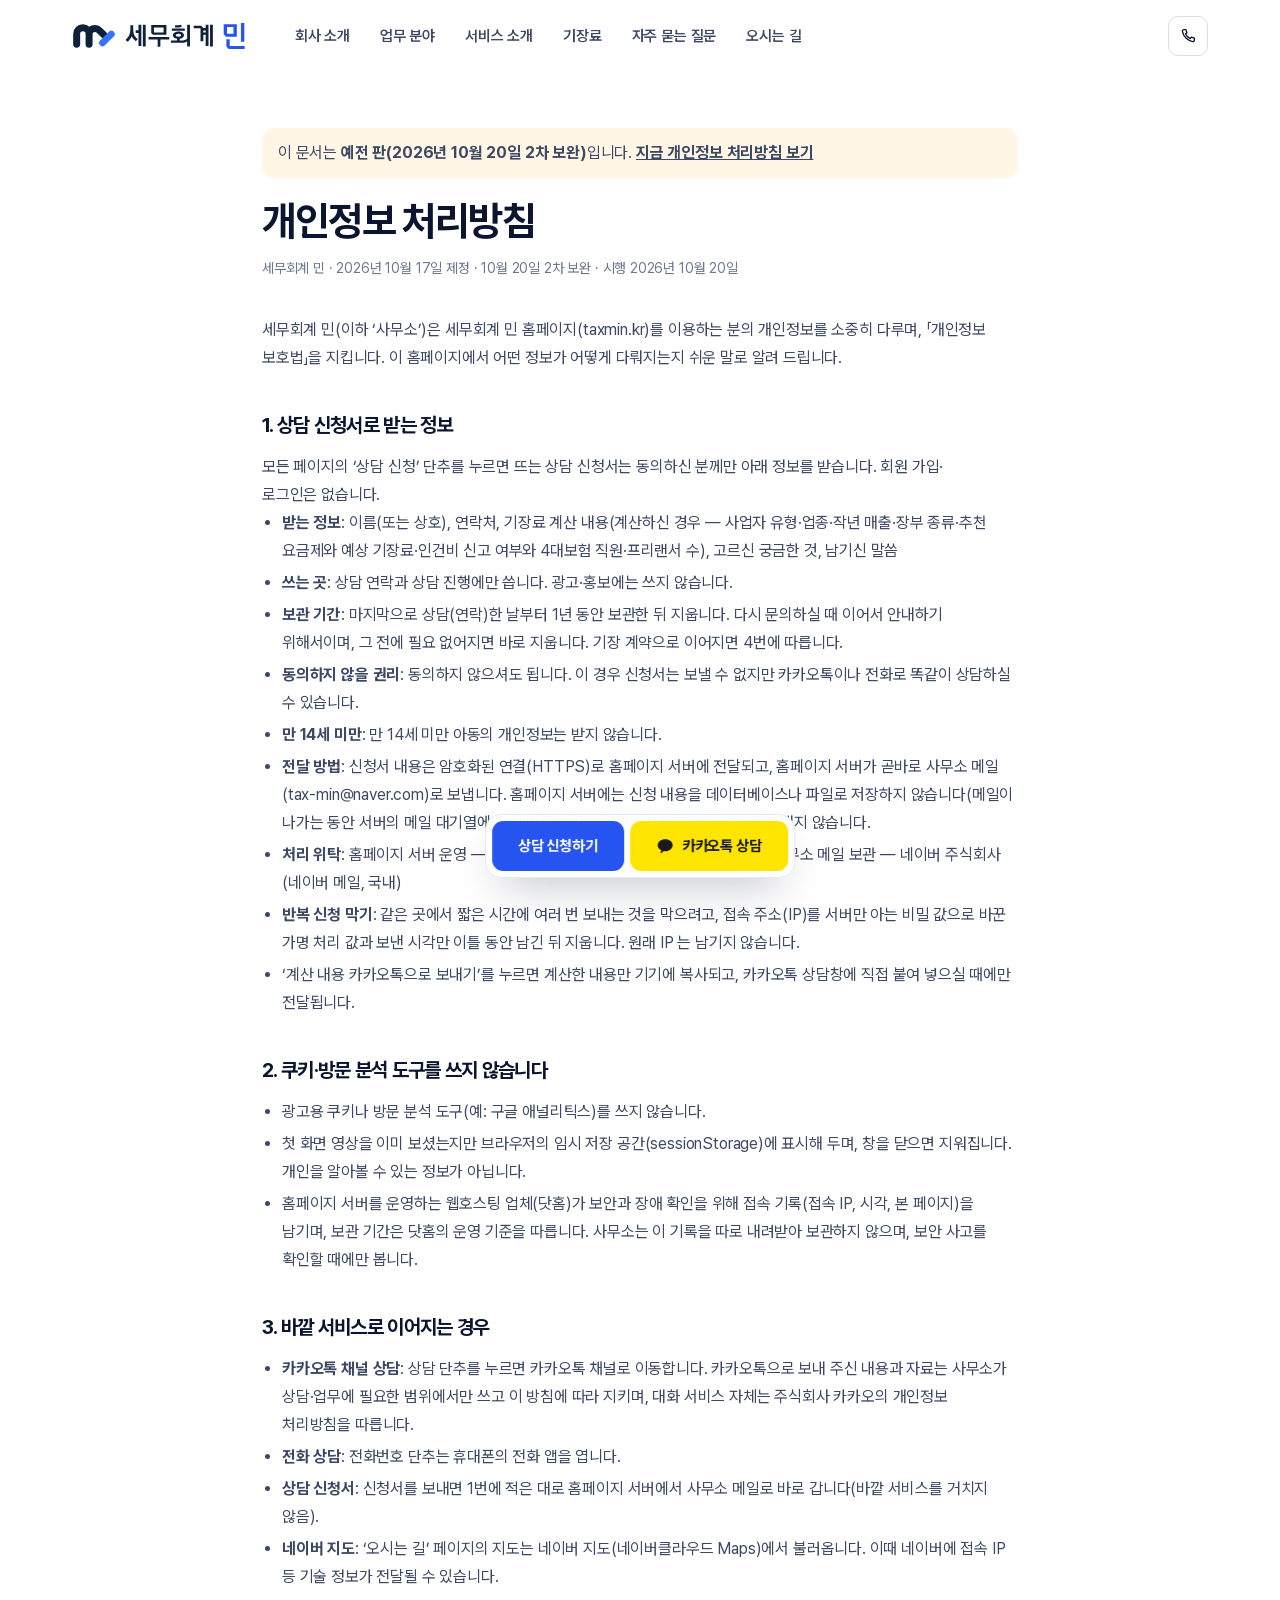
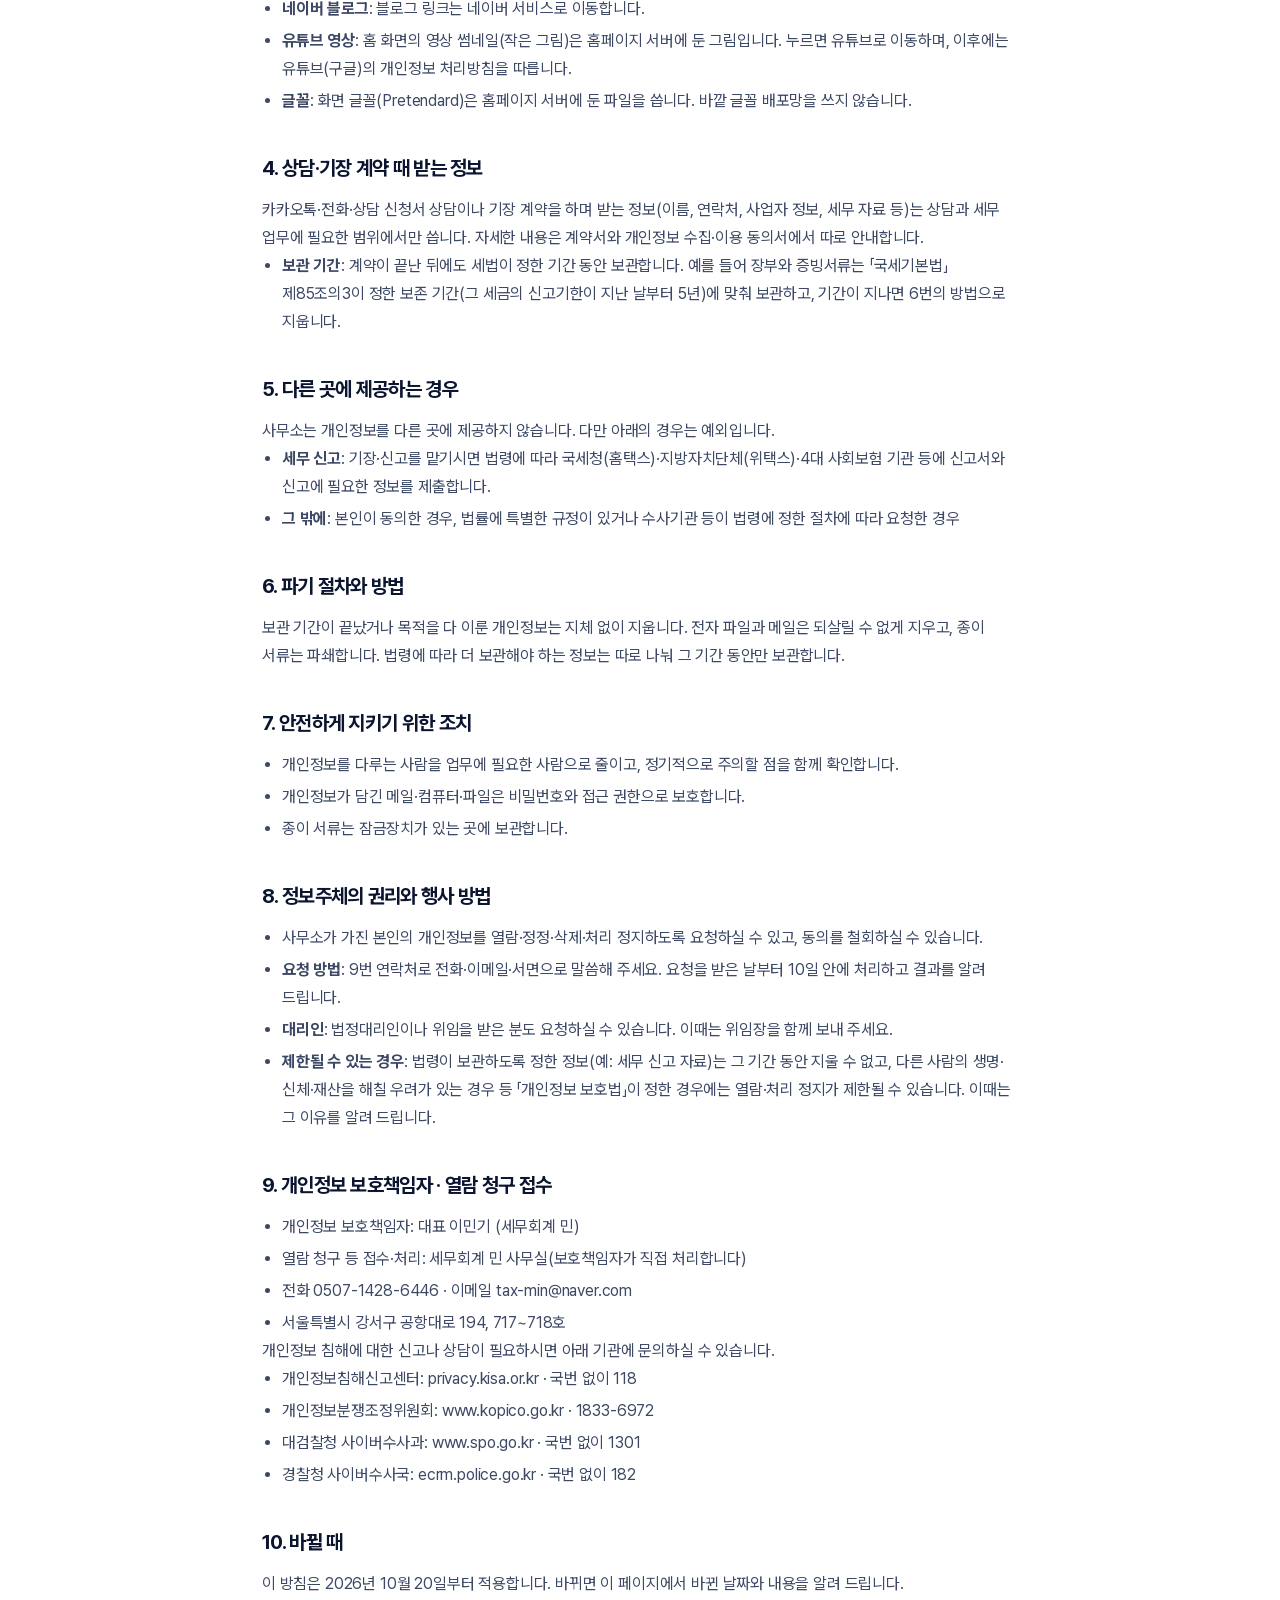
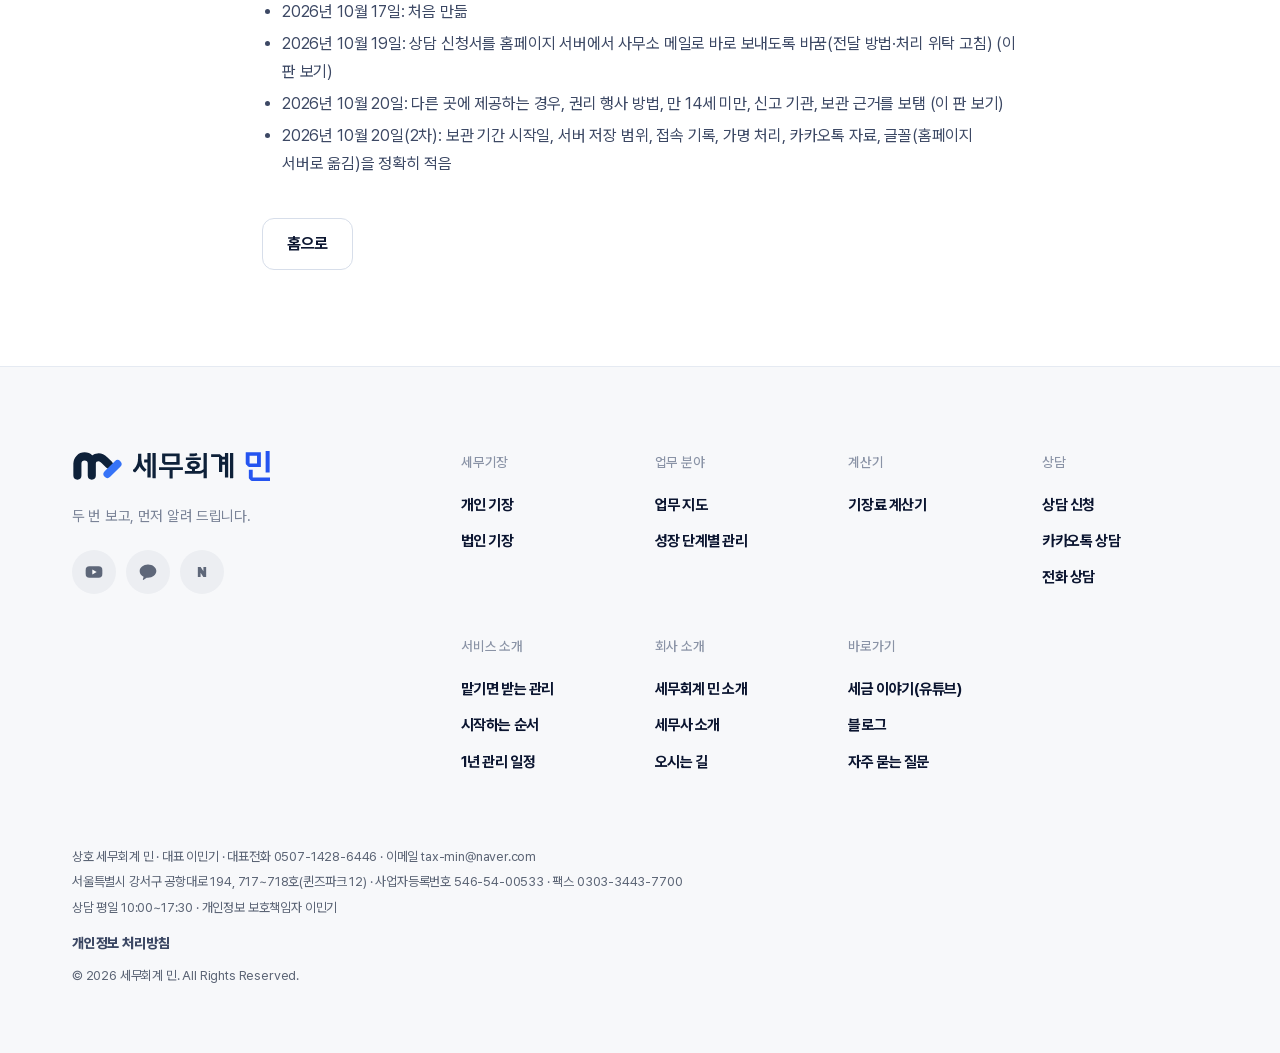
<file: privacy-20261020b.html>
<!doctype html>
<html lang="ko" class="intro-done">
<head>
  <meta charset="utf-8">
  <meta name="robots" content="noindex">
  <meta name="viewport" content="width=device-width, initial-scale=1, viewport-fit=cover">
  <title>개인정보 처리방침(예전 판 · 2026년 10월 20일 2차) | 세무회계 민</title>
  <meta name="description" content="세무회계 민 홈페이지 개인정보 처리방침">
  <meta name="theme-color" content="#F6F8FC">
  <link rel="canonical" href="https://taxmin.kr/privacy.html">
  <meta property="og:type" content="website">
  <meta property="og:site_name" content="세무회계 민">
  <meta property="og:locale" content="ko_KR">
  <meta property="og:url" content="https://taxmin.kr/privacy.html">
  <meta property="og:title" content="개인정보 처리방침 | 세무회계 민">
  <meta property="og:description" content="세무회계 민 홈페이지 개인정보 처리방침">
  <meta property="og:image" content="https://taxmin.kr/assets/og.jpg">
  <meta name="twitter:card" content="summary_large_image">
  <link rel="icon" href="assets/favicon.svg?v=20261022" type="image/svg+xml">
  <link rel="icon" href="assets/favicon-32.png?v=20261022" sizes="32x32" type="image/png">
  <link rel="apple-touch-icon" href="assets/logo/apple-touch-icon.png?v=20261022">
  <link rel="stylesheet" href="assets/fonts/pretendard/pretendard.css">
  <link rel="stylesheet" href="css/style.css?v=73806ec4">
  <script src="js/boot.js?v=de8ec58e"></script>
</head>
<body>

<svg width="0" height="0" style="position:absolute" aria-hidden="true" focusable="false">
  <symbol id="tm-symbol" viewBox="18 52 170 100"><path d="M36 134V94a24 24 0 0 1 48 0v40M84 94c0-13 10.5-21 23-21c8 0 13.5 4 19 9.5L141 97" fill="none" style="stroke:var(--mk,#0E2139)" stroke-width="27" stroke-linecap="round" stroke-linejoin="round"/><path d="M136 129L170 95" fill="none" style="stroke:var(--mc,#3673F7)" stroke-width="26" stroke-linecap="round"/></symbol><symbol id="min-wm" viewBox="0 0 923 202"><path style="fill:var(--wa,#0E2139)" fill-rule="evenodd" d="M132 13 153 13 153 183 132 183 132 182 131 182 131 14ZM426 13 428 13 428 15 430 17 430 20 431 20 431 22 433 24 433 27 434 27 431 30 429 30 429 31 426 31 426 32 423 32 423 33 413 34 413 35 381 35 381 17 413 17 413 16 423 15 423 14 426 14ZM475 13 497 13 497 183 475 183 475 141 471 145 466 147 465 149 460 150 458 152 449 153 449 154 349 154 349 135 397 135 397 123 382 119 379 116 377 116 376 114 374 114 369 109 369 107 367 106 366 101 365 101 365 89 366 89 366 86 369 83 369 81 373 77 375 77 377 74 379 74 379 73 381 73 385 70 391 69 391 68 403 67 403 66 420 67 420 68 425 68 425 69 428 69 428 70 431 70 431 71 435 72 436 74 438 74 439 76 441 76 445 80 445 82 447 83 447 85 449 87 449 91 450 91 450 99 449 99 449 103 448 103 447 107 439 115 437 115 436 117 434 117 430 120 427 120 427 121 418 122 418 124 417 124 417 135 448 135 448 134 453 134 453 133 462 131 465 128 467 128 468 126 470 126 471 124 473 124 475 122ZM653 13 675 13 675 182 674 182 674 183 653 183ZM98 14 118 14 119 15 119 179 97 179 97 77 75 77 75 57 97 57 97 15ZM620 14 640 14 641 15 641 178 640 179 619 179 619 92 601 92 601 141 579 141 579 41 526 41 526 22 585 22 590 27 600 36 600 39 619 39 619 15ZM196 16 313 16 314 17 314 92 211 92 204 86 196 77ZM34 18 56 18 56 59 57 59 57 68 58 68 60 83 61 83 61 86 62 86 62 89 63 89 63 92 64 92 65 96 67 97 68 101 73 106 73 108 77 111 77 113 82 118 84 118 88 123 91 124 91 126 77 140 75 140 56 122 56 120 53 118 53 116 51 115 51 113 49 112 49 110 46 106 46 104 44 103 42 110 40 111 39 115 37 116 37 118 35 119 35 121 33 122 31 127 27 130 27 132 14 145 12 145 10 142 8 142 7 140 5 140 4 138 2 138 0 136 0 127 11 117 11 115 17 109 17 107 19 106 21 100 23 99 23 97 25 95 25 92 26 92 26 90 28 88 28 85 29 85 29 82 30 82 30 78 31 78 31 74 32 74 32 68 33 68 33 55 34 55ZM217 35 217 73 218 74 292 74 292 35ZM356 43 456 43 457 44 457 61 356 61ZM601 58 601 73 619 73 619 58ZM400 84 400 85 396 85 396 86 394 86 394 87 392 87 388 90 388 92 387 92 388 100 391 101 394 104 397 104 397 105 413 106 413 105 421 104 421 103 423 103 427 100 427 98 428 98 427 90 424 87 416 85 416 84ZM175 109 335 109 336 110 336 128 268 128 268 129 267 129 267 185 246 185 246 128 175 128Z"/><path style="fill:var(--wb,#2554F0)" fill-rule="evenodd" d="M893 0 919 0 920 1 920 144 919 145 893 145ZM760 9 861 9 861 106 860 107 781 107 781 106 777 106 776 104 774 104 769 97 760 89 760 85 759 85 759 10ZM785 32 785 83 786 84 834 84 835 83 835 32ZM780 127 806 127 806 179 922 179 923 180 923 202 799 202 799 201 795 200 790 195 782 187 782 185 780 183Z"/></symbol>
  <symbol id="tm-mark" viewBox="18 52 170 100"><path d="M36 134V94a24 24 0 0 1 48 0v40M84 94c0-13 10.5-21 23-21c8 0 13.5 4 19 9.5L141 97" fill="none" stroke="currentColor" stroke-width="27" stroke-linecap="round" stroke-linejoin="round"/><path d="M136 129L170 95" fill="none" style="stroke:var(--chk,#3673F7)" stroke-width="26" stroke-linecap="round"/></symbol>
  <symbol id="tm-min" viewBox="-10 -10 140.3 142"><path fill="var(--ma, #2554F0)" d="M0 20L20 20L20 48L0 48Z"/><path fill="var(--ma, #2554F0)" d="M52 20L72 20L72 48L52 68Z"/><path fill="var(--mb, #5C82FF)" d="M0 0L52 0L72 20L0 20Z"/><path fill="var(--mb, #5C82FF)" d="M0 48L52 48L52 68L20 68Z"/><path fill="var(--ma, #2554F0)" d="M92 -10L112 -10L112 84L92 84Z"/><path fill="var(--ma, #2554F0)" d="M16 86L36 86L36 112L16 112Z"/><path fill="var(--mb, #5C82FF)" d="M16 112L116 112L116 132L36 132Z"/></symbol>
  <symbol id="i-arrow" viewBox="0 0 24 24"><path d="M5 12h13M13 6l6 6-6 6" fill="none" stroke="currentColor" stroke-width="2" stroke-linecap="round" stroke-linejoin="round"/></symbol>
  <symbol id="i-kakao" viewBox="0 0 24 24"><path fill="currentColor" d="M12 3C6.5 3 2 6.6 2 11c0 2.8 1.9 5.3 4.7 6.7l-.9 3.4c-.1.3.3.6.6.4l4-2.7c.5.1 1 .1 1.6.1 5.5 0 10-3.6 10-8S17.5 3 12 3z"/></symbol>
  <symbol id="i-phone" viewBox="0 0 24 24"><path fill="none" stroke="currentColor" stroke-width="1.8" stroke-linejoin="round" d="M6.6 3.5h2.6l1.4 4.1-2 1.5a12 12 0 0 0 6.3 6.3l1.5-2 4.1 1.4v2.6a2 2 0 0 1-2.2 2A16.5 16.5 0 0 1 4.6 5.7a2 2 0 0 1 2-2.2z"/></symbol>
  <symbol id="i-check" viewBox="0 0 24 24"><path d="M5 12.5l4.2 4.2L19 7" fill="none" stroke="currentColor" stroke-width="2.2" stroke-linecap="round" stroke-linejoin="round"/></symbol>
  <symbol id="i-play" viewBox="0 0 24 24"><path d="M9 6.8v10.4L17.6 12z" fill="currentColor"/></symbol>
  <symbol id="i-left" viewBox="0 0 24 24"><path d="M14.5 5.5L8 12l6.5 6.5" fill="none" stroke="currentColor" stroke-width="2.2" stroke-linecap="round" stroke-linejoin="round"/></symbol>
  <symbol id="i-right" viewBox="0 0 24 24"><path d="M9.5 5.5L16 12l-6.5 6.5" fill="none" stroke="currentColor" stroke-width="2.2" stroke-linecap="round" stroke-linejoin="round"/></symbol>
  <symbol id="i-yt" viewBox="0 0 24 24"><rect x="2" y="5" width="20" height="14" rx="4.5" fill="currentColor"/><path d="M10 9v6l5.2-3z" fill="#fff"/></symbol>
</svg>

<a class="skip-link" href="#main">본문으로 바로 가기</a>

<header class="site-header" id="site-header">
  <div class="wrap header-inner">
    <a class="brand" href="./" aria-label="세무회계 민 홈"><svg class="brand-ic" aria-hidden="true"><use href="#tm-symbol"/></svg><svg class="brand-wm2" viewBox="0 0 923 202" aria-hidden="true"><use href="#min-wm"/></svg></a>
    <nav class="nav" aria-label="주 메뉴"><a href="about.html">회사 소개</a><a href="services.html">업무 분야</a><a href="how.html">서비스 소개</a><a href="pricing.html">기장료</a><a href="faq.html">자주 묻는 질문</a><a href="contact.html">오시는 길</a></nav>
    <div class="header-actions">
      <a class="btn btn-accent btn-sm btn-apply" href="#apply" data-apply aria-haspopup="dialog">상담 신청하기</a>
      <a class="btn btn-kakao btn-sm" href="https://pf.kakao.com/_Mxojqs/chat" target="_blank" rel="noopener" aria-label="카카오톡 상담"><svg class="ico" aria-hidden="true"><use href="#i-kakao"/></svg><span>카카오톡 상담</span></a>
      <a class="btn-tel" href="tel:0507-1428-6446" aria-label="전화 상담" title="전화 상담"><svg class="ico" aria-hidden="true"><use href="#i-phone"/></svg></a>
      <button class="menu-btn" type="button" aria-expanded="false" aria-controls="mobile-menu" aria-label="메뉴 열기"><span></span><span></span></button>
    </div>
  </div>
  <div class="mobile-menu" id="mobile-menu" hidden>
    <nav class="wrap" aria-label="모바일 메뉴"><a href="about.html"><span>01</span>회사 소개</a><a href="services.html"><span>02</span>업무 분야</a><a href="how.html"><span>03</span>서비스 소개</a><a href="pricing.html"><span>04</span>기장료</a><a href="faq.html"><span>05</span>자주 묻는 질문</a><a href="contact.html"><span>06</span>오시는 길</a></nav>
    <div class="wrap mm-cta"><a class="btn btn-accent" href="#apply" data-apply aria-haspopup="dialog">상담 신청하기</a><a class="btn btn-kakao" href="https://pf.kakao.com/_Mxojqs/chat" target="_blank" rel="noopener"><svg class="ico" aria-hidden="true"><use href="#i-kakao"/></svg>카카오톡 상담</a><a class="btn btn-ghost" href="tel:0507-1428-6446"><svg class="ico" aria-hidden="true"><use href="#i-phone"/></svg>전화 상담</a></div>
  </div>
</header>

<main class="doc" id="main">
  <div class="wrap">
    <p class="doc-old">이 문서는 <b>예전 판(2026년 10월 20일 2차 보완)</b>입니다. <a href="privacy.html">지금 개인정보 처리방침 보기</a></p>
    <h1>개인정보 처리방침</h1>
    <p class="doc-date">세무회계 민 · 2026년 10월 17일 제정 · 10월 20일 2차 보완 · 시행 2026년 10월 20일</p>

    <p>세무회계 민(이하 ‘사무소’)은 세무회계 민 홈페이지(taxmin.kr)를 이용하는 분의 개인정보를 소중히 다루며, 「개인정보 보호법」을 지킵니다. 이 홈페이지에서 어떤 정보가 어떻게 다뤄지는지 쉬운 말로 알려 드립니다.</p>

    <h2 id="apply-info">1. 상담 신청서로 받는 정보</h2>
    <p>모든 페이지의 ‘상담 신청’ 단추를 누르면 뜨는 상담 신청서는 동의하신 분께만 아래 정보를 받습니다. 회원 가입·로그인은 없습니다.</p>
    <ul>
      <li><b>받는 정보</b>: 이름(또는 상호), 연락처, 기장료 계산 내용(계산하신 경우 — 사업자 유형·업종·작년 매출·장부 종류·추천 요금제와 예상 기장료·인건비 신고 여부와 4대보험 직원·프리랜서 수), 고르신 궁금한 것, 남기신 말씀</li>
      <li><b>쓰는 곳</b>: 상담 연락과 상담 진행에만 씁니다. 광고·홍보에는 쓰지 않습니다.</li>
      <li><b>보관 기간</b>: 마지막으로 상담(연락)한 날부터 1년 동안 보관한 뒤 지웁니다. 다시 문의하실 때 이어서 안내하기 위해서이며, 그 전에 필요 없어지면 바로 지웁니다. 기장 계약으로 이어지면 4번에 따릅니다.</li>
      <li><b>동의하지 않을 권리</b>: 동의하지 않으셔도 됩니다. 이 경우 신청서는 보낼 수 없지만 카카오톡이나 전화로 똑같이 상담하실 수 있습니다.</li>
      <li><b>만 14세 미만</b>: 만 14세 미만 아동의 개인정보는 받지 않습니다.</li>
      <li><b>전달 방법</b>: 신청서 내용은 암호화된 연결(HTTPS)로 홈페이지 서버에 전달되고, 홈페이지 서버가 곧바로 사무소 메일(tax-min@naver.com)로 보냅니다. 홈페이지 서버에는 신청 내용을 데이터베이스나 파일로 저장하지 않습니다(메일이 나가는 동안 서버의 메일 대기열에 잠시 머물 수 있습니다). 신청 내용은 국외로 보내지 않습니다.</li>
      <li><b>처리 위탁</b>: 홈페이지 서버 운영 — 애니시큐어 주식회사(웹호스팅 ‘닷홈’, 국내) · 사무소 메일 보관 — 네이버 주식회사(네이버 메일, 국내)</li>
      <li><b>반복 신청 막기</b>: 같은 곳에서 짧은 시간에 여러 번 보내는 것을 막으려고, 접속 주소(IP)를 서버만 아는 비밀 값으로 바꾼 가명 처리 값과 보낸 시각만 이틀 동안 남긴 뒤 지웁니다. 원래 IP 는 남기지 않습니다.</li>
      <li>‘계산 내용 카카오톡으로 보내기’를 누르면 계산한 내용만 기기에 복사되고, 카카오톡 상담창에 직접 붙여 넣으실 때에만 전달됩니다.</li>
    </ul>

    <h2>2. 쿠키·방문 분석 도구를 쓰지 않습니다</h2>
    <ul>
      <li>광고용 쿠키나 방문 분석 도구(예: 구글 애널리틱스)를 쓰지 않습니다.</li>
      <li>첫 화면 영상을 이미 보셨는지만 브라우저의 임시 저장 공간(sessionStorage)에 표시해 두며, 창을 닫으면 지워집니다. 개인을 알아볼 수 있는 정보가 아닙니다.</li>
      <li>홈페이지 서버를 운영하는 웹호스팅 업체(닷홈)가 보안과 장애 확인을 위해 접속 기록(접속 IP, 시각, 본 페이지)을 남기며, 보관 기간은 닷홈의 운영 기준을 따릅니다. 사무소는 이 기록을 따로 내려받아 보관하지 않으며, 보안 사고를 확인할 때에만 봅니다.</li>
    </ul>

    <h2>3. 바깥 서비스로 이어지는 경우</h2>
    <ul>
      <li><b>카카오톡 채널 상담</b>: 상담 단추를 누르면 카카오톡 채널로 이동합니다. 카카오톡으로 보내 주신 내용과 자료는 사무소가 상담·업무에 필요한 범위에서만 쓰고 이 방침에 따라 지키며, 대화 서비스 자체는 주식회사 카카오의 개인정보 처리방침을 따릅니다.</li>
      <li><b>전화 상담</b>: 전화번호 단추는 휴대폰의 전화 앱을 엽니다.</li>
      <li><b>상담 신청서</b>: 신청서를 보내면 1번에 적은 대로 홈페이지 서버에서 사무소 메일로 바로 갑니다(바깥 서비스를 거치지 않음).</li>
      <li><b>네이버 지도</b>: ‘오시는 길’ 페이지의 지도는 네이버 지도(네이버클라우드 Maps)에서 불러옵니다. 이때 네이버에 접속 IP 등 기술 정보가 전달될 수 있습니다.</li>
      <li><b>네이버 블로그</b>: 블로그 링크는 네이버 서비스로 이동합니다.</li>
      <li><b>유튜브 영상</b>: 홈 화면의 영상 썸네일(작은 그림)은 홈페이지 서버에 둔 그림입니다. 누르면 유튜브로 이동하며, 이후에는 유튜브(구글)의 개인정보 처리방침을 따릅니다.</li>
      <li><b>글꼴</b>: 화면 글꼴(Pretendard)은 홈페이지 서버에 둔 파일을 씁니다. 바깥 글꼴 배포망을 쓰지 않습니다.</li>
    </ul>

    <h2>4. 상담·기장 계약 때 받는 정보</h2>
    <p>카카오톡·전화·상담 신청서 상담이나 기장 계약을 하며 받는 정보(이름, 연락처, 사업자 정보, 세무 자료 등)는 상담과 세무 업무에 필요한 범위에서만 씁니다. 자세한 내용은 계약서와 개인정보 수집·이용 동의서에서 따로 안내합니다.</p>
    <ul>
      <li><b>보관 기간</b>: 계약이 끝난 뒤에도 세법이 정한 기간 동안 보관합니다. 예를 들어 장부와 증빙서류는 「국세기본법」 제85조의3이 정한 보존 기간(그 세금의 신고기한이 지난 날부터 5년)에 맞춰 보관하고, 기간이 지나면 6번의 방법으로 지웁니다.</li>
    </ul>

    <h2 id="provide">5. 다른 곳에 제공하는 경우</h2>
    <p>사무소는 개인정보를 다른 곳에 제공하지 않습니다. 다만 아래의 경우는 예외입니다.</p>
    <ul>
      <li><b>세무 신고</b>: 기장·신고를 맡기시면 법령에 따라 국세청(홈택스)·지방자치단체(위택스)·4대 사회보험 기관 등에 신고서와 신고에 필요한 정보를 제출합니다.</li>
      <li><b>그 밖에</b>: 본인이 동의한 경우, 법률에 특별한 규정이 있거나 수사기관 등이 법령에 정한 절차에 따라 요청한 경우</li>
    </ul>

    <h2>6. 파기 절차와 방법</h2>
    <p>보관 기간이 끝났거나 목적을 다 이룬 개인정보는 지체 없이 지웁니다. 전자 파일과 메일은 되살릴 수 없게 지우고, 종이 서류는 파쇄합니다. 법령에 따라 더 보관해야 하는 정보는 따로 나눠 그 기간 동안만 보관합니다.</p>

    <h2>7. 안전하게 지키기 위한 조치</h2>
    <ul>
      <li>개인정보를 다루는 사람을 업무에 필요한 사람으로 줄이고, 정기적으로 주의할 점을 함께 확인합니다.</li>
      <li>개인정보가 담긴 메일·컴퓨터·파일은 비밀번호와 접근 권한으로 보호합니다.</li>
      <li>종이 서류는 잠금장치가 있는 곳에 보관합니다.</li>
    </ul>

    <h2 id="rights">8. 정보주체의 권리와 행사 방법</h2>
    <ul>
      <li>사무소가 가진 본인의 개인정보를 열람·정정·삭제·처리 정지하도록 요청하실 수 있고, 동의를 철회하실 수 있습니다.</li>
      <li><b>요청 방법</b>: 9번 연락처로 전화·이메일·서면으로 말씀해 주세요. 요청을 받은 날부터 10일 안에 처리하고 결과를 알려 드립니다.</li>
      <li><b>대리인</b>: 법정대리인이나 위임을 받은 분도 요청하실 수 있습니다. 이때는 위임장을 함께 보내 주세요.</li>
      <li><b>제한될 수 있는 경우</b>: 법령이 보관하도록 정한 정보(예: 세무 신고 자료)는 그 기간 동안 지울 수 없고, 다른 사람의 생명·신체·재산을 해칠 우려가 있는 경우 등 「개인정보 보호법」이 정한 경우에는 열람·처리 정지가 제한될 수 있습니다. 이때는 그 이유를 알려 드립니다.</li>
    </ul>

    <h2 id="contact">9. 개인정보 보호책임자 · 열람 청구 접수</h2>
    <ul>
      <li>개인정보 보호책임자: 대표 이민기 (세무회계 민)</li>
      <li>열람 청구 등 접수·처리: 세무회계 민 사무실(보호책임자가 직접 처리합니다)</li>
      <li>전화 0507-1428-6446 · 이메일 tax-min@naver.com</li>
      <li>서울특별시 강서구 공항대로 194, 717~718호</li>
    </ul>
    <p>개인정보 침해에 대한 신고나 상담이 필요하시면 아래 기관에 문의하실 수 있습니다.</p>
    <ul>
      <li>개인정보침해신고센터: privacy.kisa.or.kr · 국번 없이 118</li>
      <li>개인정보분쟁조정위원회: www.kopico.go.kr · 1833-6972</li>
      <li>대검찰청 사이버수사과: www.spo.go.kr · 국번 없이 1301</li>
      <li>경찰청 사이버수사국: ecrm.police.go.kr · 국번 없이 182</li>
    </ul>

    <h2>10. 바뀔 때</h2>
    <p>이 방침은 2026년 10월 20일부터 적용합니다. 바뀌면 이 페이지에서 바뀐 날짜와 내용을 알려 드립니다.</p>
    <ul>
      <li>2026년 10월 17일: 처음 만듦</li>
      <li>2026년 10월 19일: 상담 신청서를 홈페이지 서버에서 사무소 메일로 바로 보내도록 바꿈(전달 방법·처리 위탁 고침) (<a href="privacy-20261019.html">이 판 보기</a>)</li>
      <li>2026년 10월 20일: 다른 곳에 제공하는 경우, 권리 행사 방법, 만 14세 미만, 신고 기관, 보관 근거를 보탬 (<a href="privacy-20261020.html">이 판 보기</a>)</li>
      <li>2026년 10월 20일(2차): 보관 기간 시작일, 서버 저장 범위, 접속 기록, 가명 처리, 카카오톡 자료, 글꼴(홈페이지 서버로 옮김)을 정확히 적음</li>
    </ul>

    <a class="btn btn-ghost back" href="./">홈으로</a>
  </div>
</main>

<footer class="site-footer">
  <div class="wrap">
    <div class="ft-grid">
      <div class="ft-brand">
        <a class="footer-brand ft-logo" href="./" aria-label="세무회계 민 홈"><svg class="brand-ic" aria-hidden="true"><use href="#tm-symbol"/></svg><svg class="brand-wm2" viewBox="0 0 923 202" aria-hidden="true"><use href="#min-wm"/></svg></a>
        <p class="ft-tag">두 번 보고, 먼저 알려 드립니다.</p>
        <div class="ft-sns"><a href="https://www.youtube.com/@tax1Q_min" target="_blank" rel="noopener" aria-label="세무회계 민 유튜브"><svg class="ico" aria-hidden="true"><use href="#i-yt"/></svg></a><a href="https://pf.kakao.com/_Mxojqs/chat" target="_blank" rel="noopener" aria-label="카카오톡 상담"><svg class="ico" aria-hidden="true"><use href="#i-kakao"/></svg></a><a href="https://blog.naver.com/tax-min" target="_blank" rel="noopener" aria-label="세무회계 민 네이버 블로그"><svg viewBox="0 0 24 24" aria-hidden="true"><path d="M7 6h3.4l3.3 5V6H17v12h-3.4l-3.3-5v5H7z" fill="currentColor"/></svg></a></div>
      </div>
      <nav class="ft-cols" aria-label="바닥 메뉴"><div class="ft-col"><p class="ft-h">세무기장</p><a href="pricing.html#plans">개인 기장</a><a href="pricing.html#plans">법인 기장</a></div><div class="ft-col"><p class="ft-h">업무 분야</p><a href="services.html#fields">업무 지도</a><a href="services.html#services">성장 단계별 관리</a></div><div class="ft-col"><p class="ft-h">계산기</p><a href="pricing.html#calc">기장료 계산기</a></div><div class="ft-col"><p class="ft-h">상담</p><a href="#apply" data-apply aria-haspopup="dialog">상담 신청</a><a href="https://pf.kakao.com/_Mxojqs/chat" target="_blank" rel="noopener">카카오톡 상담</a><a href="tel:0507-1428-6446">전화 상담</a></div><div class="ft-col"><p class="ft-h">서비스 소개</p><a href="how.html#service">맡기면 받는 관리</a><a href="how.html#start">시작하는 순서</a><a href="how.html#process">1년 관리 일정</a></div><div class="ft-col"><p class="ft-h">회사 소개</p><a href="about.html">세무회계 민 소개</a><a href="about.html#team">세무사 소개</a><a href="contact.html">오시는 길</a></div><div class="ft-col"><p class="ft-h">바로가기</p><a href="https://www.youtube.com/@tax1Q_min" target="_blank" rel="noopener">세금 이야기(유튜브)</a><a href="https://blog.naver.com/tax-min" target="_blank" rel="noopener">블로그</a><a href="faq.html">자주 묻는 질문</a></div></nav>
    </div>
    <div class="ft-bottom">
      <p>상호 세무회계 민 · 대표 이민기 · 대표전화 <span class="nw">0507-1428-6446</span> · 이메일 <span class="nw">tax-min@naver.com</span></p>
      <p><span class="nw">서울특별시 강서구 공항대로 194,</span> <span class="nw">717~718호(퀸즈파크 12)</span> · 사업자등록번호 <span class="nw">546-54-00533</span> · 팩스 <span class="nw">0303-3443-7700</span></p>
      <p>상담 평일 10:00~17:30 · 개인정보 보호책임자 이민기</p>
      <p class="ft-legal"><a class="pv" href="privacy.html">개인정보 처리방침</a></p>
      <p class="ft-copy">© 2026 세무회계 민. All Rights Reserved.</p>
    </div>
  </div>
</footer>

<div class="float-cta" aria-label="빠른 상담">
  <a class="fc-apply" href="#apply" data-apply aria-haspopup="dialog">상담 신청하기</a>
  <a class="fc-kakao" href="https://pf.kakao.com/_Mxojqs/chat" target="_blank" rel="noopener"><svg class="ico" aria-hidden="true"><use href="#i-kakao"/></svg>카카오톡 상담</a>
</div>

<script src="js/logos.js?v=86c5545e"></script>
<script src="js/site.js?v=3e36ed98"></script>
<script src="js/fee.js?v=1a92f8ba"></script>
</body>
</html>
</file>
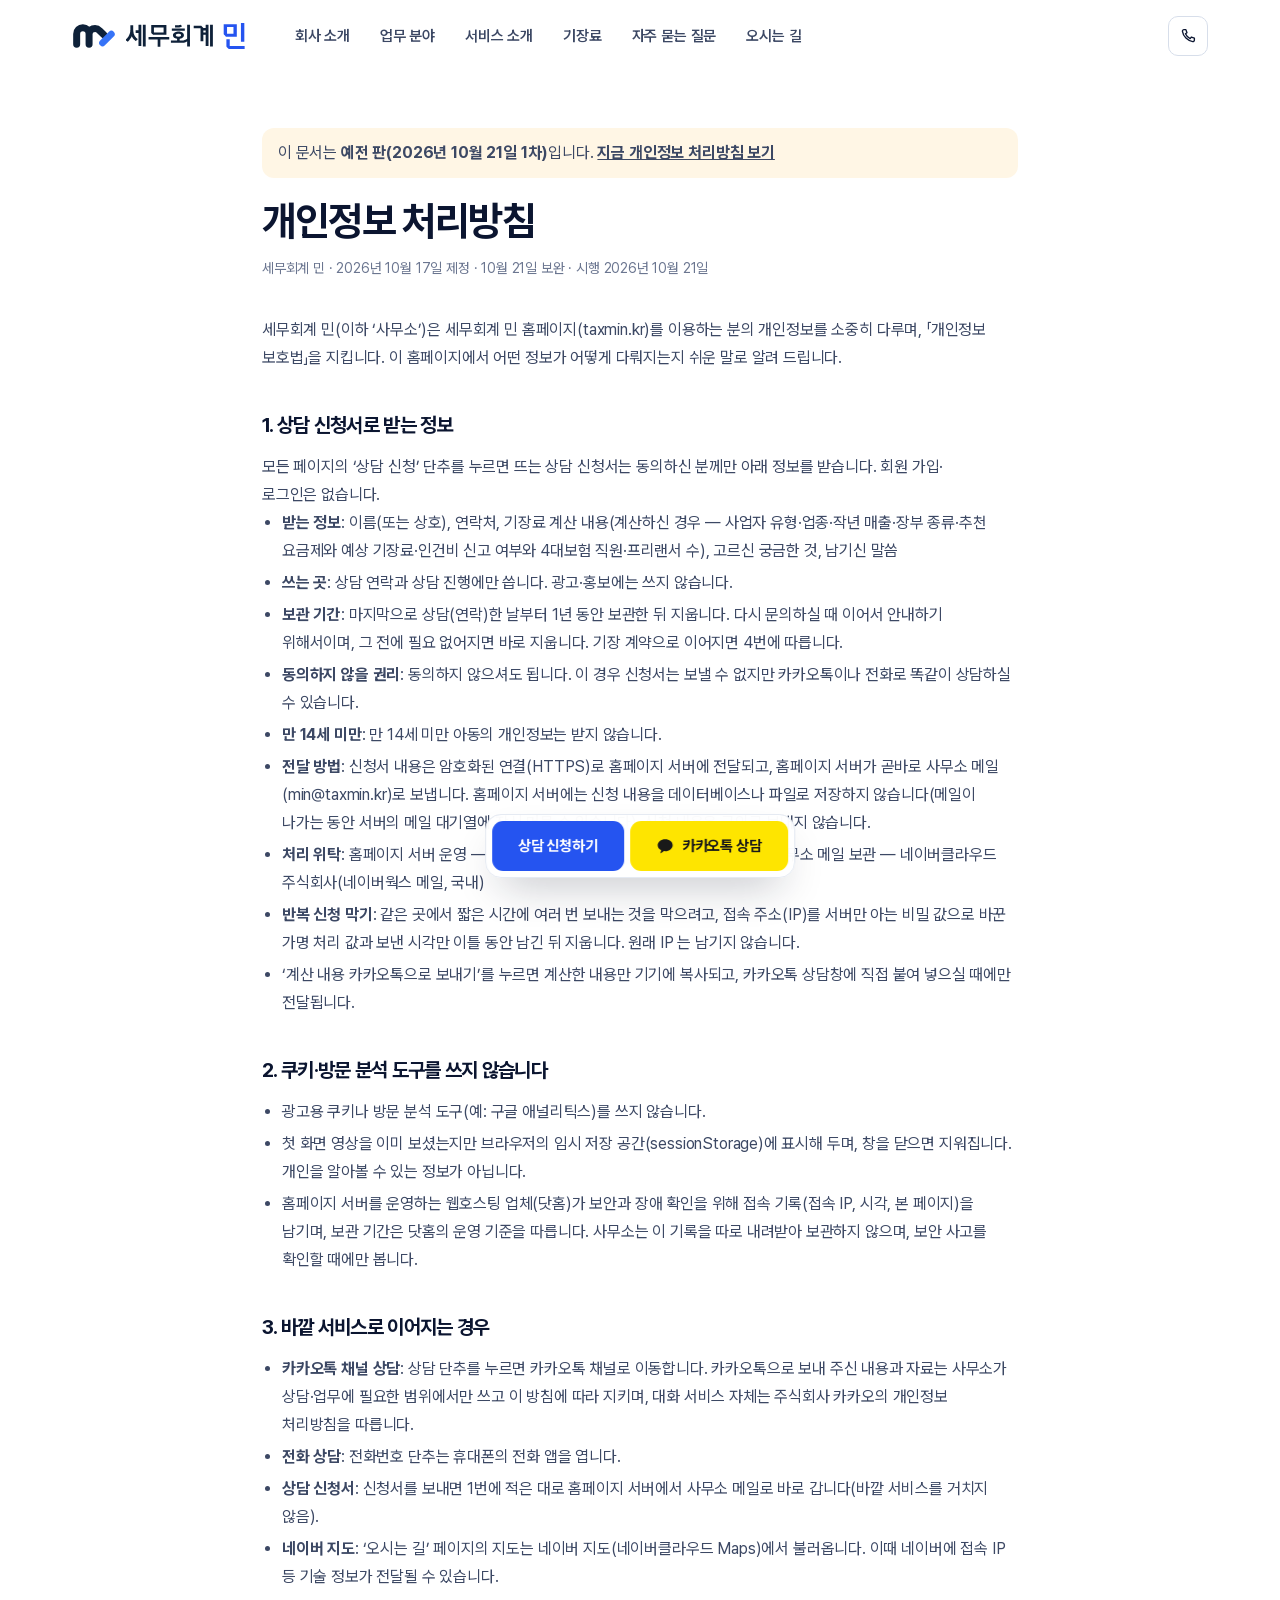
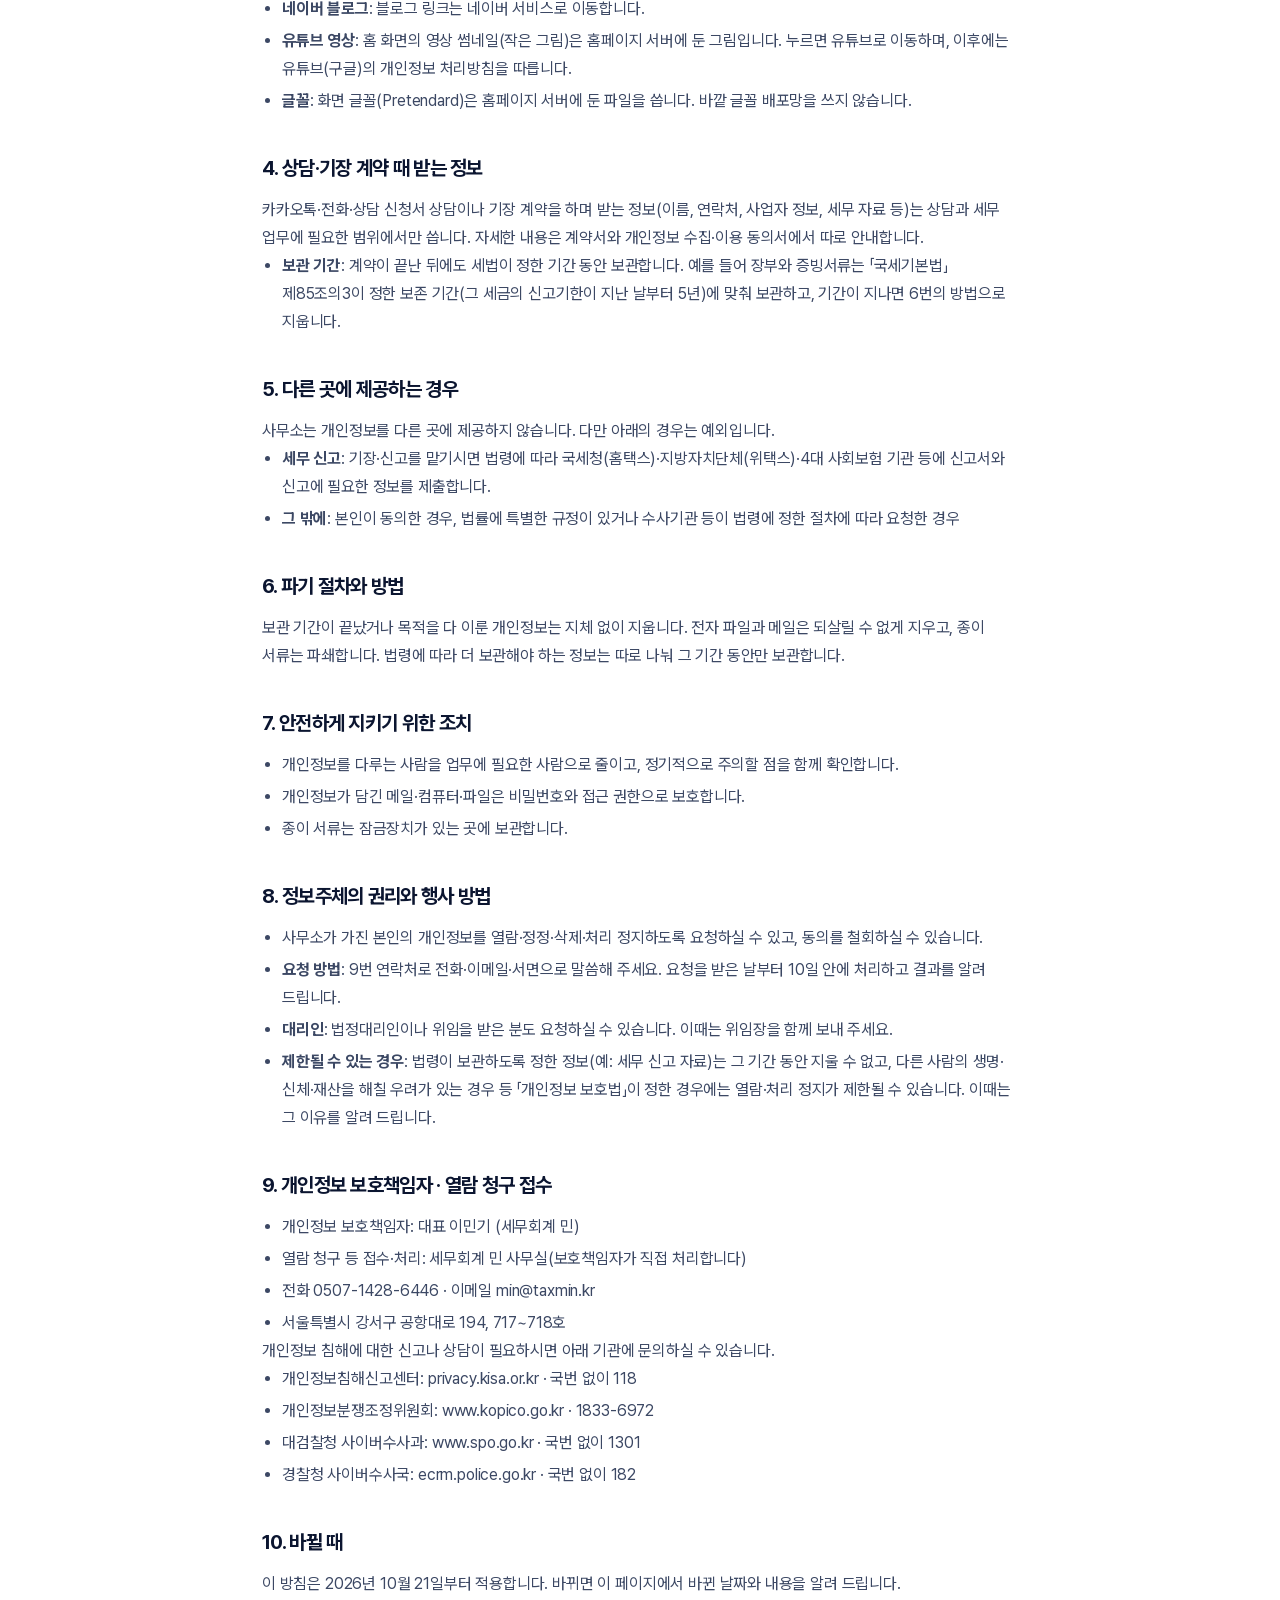
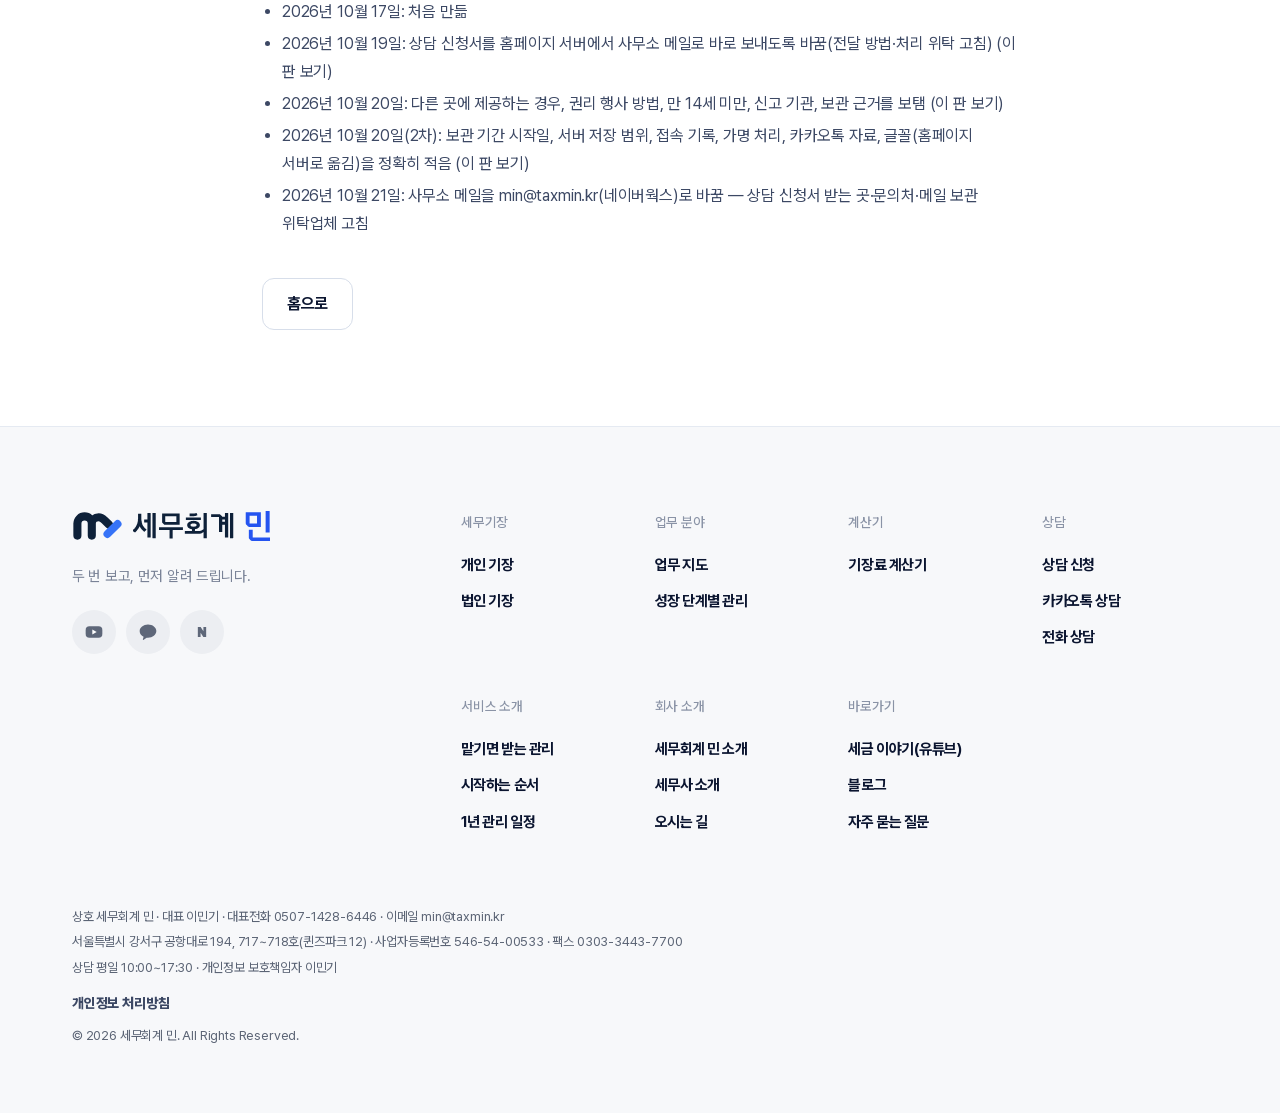
<file: privacy-20261021.html>
<!doctype html>
<html lang="ko" class="intro-done">
<head>
  <meta charset="utf-8">
  <meta name="robots" content="noindex">
  <meta name="viewport" content="width=device-width, initial-scale=1, viewport-fit=cover">
  <title>개인정보 처리방침(예전 판 · 2026년 10월 21일) | 세무회계 민</title>
  <meta name="description" content="세무회계 민 홈페이지 개인정보 처리방침">
  <meta name="theme-color" content="#F6F8FC">
  <link rel="canonical" href="https://taxmin.kr/privacy.html">
  <meta property="og:type" content="website">
  <meta property="og:site_name" content="세무회계 민">
  <meta property="og:locale" content="ko_KR">
  <meta property="og:url" content="https://taxmin.kr/privacy.html">
  <meta property="og:title" content="개인정보 처리방침 | 세무회계 민">
  <meta property="og:description" content="세무회계 민 홈페이지 개인정보 처리방침">
  <meta property="og:image" content="https://taxmin.kr/assets/og.jpg">
  <meta name="twitter:card" content="summary_large_image">
  <link rel="icon" href="assets/favicon.svg?v=20261022" type="image/svg+xml">
  <link rel="icon" href="assets/favicon-32.png?v=20261022" sizes="32x32" type="image/png">
  <link rel="apple-touch-icon" href="assets/logo/apple-touch-icon.png?v=20261022">
  <link rel="stylesheet" href="assets/fonts/pretendard/pretendard.css">
  <link rel="stylesheet" href="css/style.css?v=73806ec4">
  <script src="js/boot.js?v=de8ec58e"></script>
</head>
<body>

<svg width="0" height="0" style="position:absolute" aria-hidden="true" focusable="false">
  <symbol id="tm-symbol" viewBox="18 52 170 100"><path d="M36 134V94a24 24 0 0 1 48 0v40M84 94c0-13 10.5-21 23-21c8 0 13.5 4 19 9.5L141 97" fill="none" style="stroke:var(--mk,#0E2139)" stroke-width="27" stroke-linecap="round" stroke-linejoin="round"/><path d="M136 129L170 95" fill="none" style="stroke:var(--mc,#3673F7)" stroke-width="26" stroke-linecap="round"/></symbol><symbol id="min-wm" viewBox="0 0 923 202"><path style="fill:var(--wa,#0E2139)" fill-rule="evenodd" d="M132 13 153 13 153 183 132 183 132 182 131 182 131 14ZM426 13 428 13 428 15 430 17 430 20 431 20 431 22 433 24 433 27 434 27 431 30 429 30 429 31 426 31 426 32 423 32 423 33 413 34 413 35 381 35 381 17 413 17 413 16 423 15 423 14 426 14ZM475 13 497 13 497 183 475 183 475 141 471 145 466 147 465 149 460 150 458 152 449 153 449 154 349 154 349 135 397 135 397 123 382 119 379 116 377 116 376 114 374 114 369 109 369 107 367 106 366 101 365 101 365 89 366 89 366 86 369 83 369 81 373 77 375 77 377 74 379 74 379 73 381 73 385 70 391 69 391 68 403 67 403 66 420 67 420 68 425 68 425 69 428 69 428 70 431 70 431 71 435 72 436 74 438 74 439 76 441 76 445 80 445 82 447 83 447 85 449 87 449 91 450 91 450 99 449 99 449 103 448 103 447 107 439 115 437 115 436 117 434 117 430 120 427 120 427 121 418 122 418 124 417 124 417 135 448 135 448 134 453 134 453 133 462 131 465 128 467 128 468 126 470 126 471 124 473 124 475 122ZM653 13 675 13 675 182 674 182 674 183 653 183ZM98 14 118 14 119 15 119 179 97 179 97 77 75 77 75 57 97 57 97 15ZM620 14 640 14 641 15 641 178 640 179 619 179 619 92 601 92 601 141 579 141 579 41 526 41 526 22 585 22 590 27 600 36 600 39 619 39 619 15ZM196 16 313 16 314 17 314 92 211 92 204 86 196 77ZM34 18 56 18 56 59 57 59 57 68 58 68 60 83 61 83 61 86 62 86 62 89 63 89 63 92 64 92 65 96 67 97 68 101 73 106 73 108 77 111 77 113 82 118 84 118 88 123 91 124 91 126 77 140 75 140 56 122 56 120 53 118 53 116 51 115 51 113 49 112 49 110 46 106 46 104 44 103 42 110 40 111 39 115 37 116 37 118 35 119 35 121 33 122 31 127 27 130 27 132 14 145 12 145 10 142 8 142 7 140 5 140 4 138 2 138 0 136 0 127 11 117 11 115 17 109 17 107 19 106 21 100 23 99 23 97 25 95 25 92 26 92 26 90 28 88 28 85 29 85 29 82 30 82 30 78 31 78 31 74 32 74 32 68 33 68 33 55 34 55ZM217 35 217 73 218 74 292 74 292 35ZM356 43 456 43 457 44 457 61 356 61ZM601 58 601 73 619 73 619 58ZM400 84 400 85 396 85 396 86 394 86 394 87 392 87 388 90 388 92 387 92 388 100 391 101 394 104 397 104 397 105 413 106 413 105 421 104 421 103 423 103 427 100 427 98 428 98 427 90 424 87 416 85 416 84ZM175 109 335 109 336 110 336 128 268 128 268 129 267 129 267 185 246 185 246 128 175 128Z"/><path style="fill:var(--wb,#2554F0)" fill-rule="evenodd" d="M893 0 919 0 920 1 920 144 919 145 893 145ZM760 9 861 9 861 106 860 107 781 107 781 106 777 106 776 104 774 104 769 97 760 89 760 85 759 85 759 10ZM785 32 785 83 786 84 834 84 835 83 835 32ZM780 127 806 127 806 179 922 179 923 180 923 202 799 202 799 201 795 200 790 195 782 187 782 185 780 183Z"/></symbol>
  <symbol id="tm-mark" viewBox="18 52 170 100"><path d="M36 134V94a24 24 0 0 1 48 0v40M84 94c0-13 10.5-21 23-21c8 0 13.5 4 19 9.5L141 97" fill="none" stroke="currentColor" stroke-width="27" stroke-linecap="round" stroke-linejoin="round"/><path d="M136 129L170 95" fill="none" style="stroke:var(--chk,#3673F7)" stroke-width="26" stroke-linecap="round"/></symbol>
  <symbol id="tm-min" viewBox="-10 -10 140.3 142"><path fill="var(--ma, #2554F0)" d="M0 20L20 20L20 48L0 48Z"/><path fill="var(--ma, #2554F0)" d="M52 20L72 20L72 48L52 68Z"/><path fill="var(--mb, #5C82FF)" d="M0 0L52 0L72 20L0 20Z"/><path fill="var(--mb, #5C82FF)" d="M0 48L52 48L52 68L20 68Z"/><path fill="var(--ma, #2554F0)" d="M92 -10L112 -10L112 84L92 84Z"/><path fill="var(--ma, #2554F0)" d="M16 86L36 86L36 112L16 112Z"/><path fill="var(--mb, #5C82FF)" d="M16 112L116 112L116 132L36 132Z"/></symbol>
  <symbol id="i-arrow" viewBox="0 0 24 24"><path d="M5 12h13M13 6l6 6-6 6" fill="none" stroke="currentColor" stroke-width="2" stroke-linecap="round" stroke-linejoin="round"/></symbol>
  <symbol id="i-kakao" viewBox="0 0 24 24"><path fill="currentColor" d="M12 3C6.5 3 2 6.6 2 11c0 2.8 1.9 5.3 4.7 6.7l-.9 3.4c-.1.3.3.6.6.4l4-2.7c.5.1 1 .1 1.6.1 5.5 0 10-3.6 10-8S17.5 3 12 3z"/></symbol>
  <symbol id="i-phone" viewBox="0 0 24 24"><path fill="none" stroke="currentColor" stroke-width="1.8" stroke-linejoin="round" d="M6.6 3.5h2.6l1.4 4.1-2 1.5a12 12 0 0 0 6.3 6.3l1.5-2 4.1 1.4v2.6a2 2 0 0 1-2.2 2A16.5 16.5 0 0 1 4.6 5.7a2 2 0 0 1 2-2.2z"/></symbol>
  <symbol id="i-check" viewBox="0 0 24 24"><path d="M5 12.5l4.2 4.2L19 7" fill="none" stroke="currentColor" stroke-width="2.2" stroke-linecap="round" stroke-linejoin="round"/></symbol>
  <symbol id="i-play" viewBox="0 0 24 24"><path d="M9 6.8v10.4L17.6 12z" fill="currentColor"/></symbol>
  <symbol id="i-left" viewBox="0 0 24 24"><path d="M14.5 5.5L8 12l6.5 6.5" fill="none" stroke="currentColor" stroke-width="2.2" stroke-linecap="round" stroke-linejoin="round"/></symbol>
  <symbol id="i-right" viewBox="0 0 24 24"><path d="M9.5 5.5L16 12l-6.5 6.5" fill="none" stroke="currentColor" stroke-width="2.2" stroke-linecap="round" stroke-linejoin="round"/></symbol>
  <symbol id="i-yt" viewBox="0 0 24 24"><rect x="2" y="5" width="20" height="14" rx="4.5" fill="currentColor"/><path d="M10 9v6l5.2-3z" fill="#fff"/></symbol>
</svg>

<a class="skip-link" href="#main">본문으로 바로 가기</a>

<header class="site-header" id="site-header">
  <div class="wrap header-inner">
    <a class="brand" href="./" aria-label="세무회계 민 홈"><svg class="brand-ic" aria-hidden="true"><use href="#tm-symbol"/></svg><svg class="brand-wm2" viewBox="0 0 923 202" aria-hidden="true"><use href="#min-wm"/></svg></a>
    <nav class="nav" aria-label="주 메뉴"><a href="about.html">회사 소개</a><a href="services.html">업무 분야</a><a href="how.html">서비스 소개</a><a href="pricing.html">기장료</a><a href="faq.html">자주 묻는 질문</a><a href="contact.html">오시는 길</a></nav>
    <div class="header-actions">
      <a class="btn btn-accent btn-sm btn-apply" href="#apply" data-apply aria-haspopup="dialog">상담 신청하기</a>
      <a class="btn btn-kakao btn-sm" href="https://pf.kakao.com/_Mxojqs/chat" target="_blank" rel="noopener" aria-label="카카오톡 상담"><svg class="ico" aria-hidden="true"><use href="#i-kakao"/></svg><span>카카오톡 상담</span></a>
      <a class="btn-tel" href="tel:0507-1428-6446" aria-label="전화 상담" title="전화 상담"><svg class="ico" aria-hidden="true"><use href="#i-phone"/></svg></a>
      <button class="menu-btn" type="button" aria-expanded="false" aria-controls="mobile-menu" aria-label="메뉴 열기"><span></span><span></span></button>
    </div>
  </div>
  <div class="mobile-menu" id="mobile-menu" hidden>
    <nav class="wrap" aria-label="모바일 메뉴"><a href="about.html"><span>01</span>회사 소개</a><a href="services.html"><span>02</span>업무 분야</a><a href="how.html"><span>03</span>서비스 소개</a><a href="pricing.html"><span>04</span>기장료</a><a href="faq.html"><span>05</span>자주 묻는 질문</a><a href="contact.html"><span>06</span>오시는 길</a></nav>
    <div class="wrap mm-cta"><a class="btn btn-accent" href="#apply" data-apply aria-haspopup="dialog">상담 신청하기</a><a class="btn btn-kakao" href="https://pf.kakao.com/_Mxojqs/chat" target="_blank" rel="noopener"><svg class="ico" aria-hidden="true"><use href="#i-kakao"/></svg>카카오톡 상담</a><a class="btn btn-ghost" href="tel:0507-1428-6446"><svg class="ico" aria-hidden="true"><use href="#i-phone"/></svg>전화 상담</a></div>
  </div>
</header>

<main class="doc" id="main">
  <div class="wrap">
    <p class="doc-old">이 문서는 <b>예전 판(2026년 10월 21일 1차)</b>입니다. <a href="privacy.html">지금 개인정보 처리방침 보기</a></p>
    <h1>개인정보 처리방침</h1>
    <p class="doc-date">세무회계 민 · 2026년 10월 17일 제정 · 10월 21일 보완 · 시행 2026년 10월 21일</p>

    <p>세무회계 민(이하 ‘사무소’)은 세무회계 민 홈페이지(taxmin.kr)를 이용하는 분의 개인정보를 소중히 다루며, 「개인정보 보호법」을 지킵니다. 이 홈페이지에서 어떤 정보가 어떻게 다뤄지는지 쉬운 말로 알려 드립니다.</p>

    <h2 id="apply-info">1. 상담 신청서로 받는 정보</h2>
    <p>모든 페이지의 ‘상담 신청’ 단추를 누르면 뜨는 상담 신청서는 동의하신 분께만 아래 정보를 받습니다. 회원 가입·로그인은 없습니다.</p>
    <ul>
      <li><b>받는 정보</b>: 이름(또는 상호), 연락처, 기장료 계산 내용(계산하신 경우 — 사업자 유형·업종·작년 매출·장부 종류·추천 요금제와 예상 기장료·인건비 신고 여부와 4대보험 직원·프리랜서 수), 고르신 궁금한 것, 남기신 말씀</li>
      <li><b>쓰는 곳</b>: 상담 연락과 상담 진행에만 씁니다. 광고·홍보에는 쓰지 않습니다.</li>
      <li><b>보관 기간</b>: 마지막으로 상담(연락)한 날부터 1년 동안 보관한 뒤 지웁니다. 다시 문의하실 때 이어서 안내하기 위해서이며, 그 전에 필요 없어지면 바로 지웁니다. 기장 계약으로 이어지면 4번에 따릅니다.</li>
      <li><b>동의하지 않을 권리</b>: 동의하지 않으셔도 됩니다. 이 경우 신청서는 보낼 수 없지만 카카오톡이나 전화로 똑같이 상담하실 수 있습니다.</li>
      <li><b>만 14세 미만</b>: 만 14세 미만 아동의 개인정보는 받지 않습니다.</li>
      <li><b>전달 방법</b>: 신청서 내용은 암호화된 연결(HTTPS)로 홈페이지 서버에 전달되고, 홈페이지 서버가 곧바로 사무소 메일(min@taxmin.kr)로 보냅니다. 홈페이지 서버에는 신청 내용을 데이터베이스나 파일로 저장하지 않습니다(메일이 나가는 동안 서버의 메일 대기열에 잠시 머물 수 있습니다). 신청 내용은 국외로 보내지 않습니다.</li>
      <li><b>처리 위탁</b>: 홈페이지 서버 운영 — 애니시큐어 주식회사(웹호스팅 ‘닷홈’, 국내) · 사무소 메일 보관 — 네이버클라우드 주식회사(네이버웍스 메일, 국내)</li>
      <li><b>반복 신청 막기</b>: 같은 곳에서 짧은 시간에 여러 번 보내는 것을 막으려고, 접속 주소(IP)를 서버만 아는 비밀 값으로 바꾼 가명 처리 값과 보낸 시각만 이틀 동안 남긴 뒤 지웁니다. 원래 IP 는 남기지 않습니다.</li>
      <li>‘계산 내용 카카오톡으로 보내기’를 누르면 계산한 내용만 기기에 복사되고, 카카오톡 상담창에 직접 붙여 넣으실 때에만 전달됩니다.</li>
    </ul>

    <h2>2. 쿠키·방문 분석 도구를 쓰지 않습니다</h2>
    <ul>
      <li>광고용 쿠키나 방문 분석 도구(예: 구글 애널리틱스)를 쓰지 않습니다.</li>
      <li>첫 화면 영상을 이미 보셨는지만 브라우저의 임시 저장 공간(sessionStorage)에 표시해 두며, 창을 닫으면 지워집니다. 개인을 알아볼 수 있는 정보가 아닙니다.</li>
      <li>홈페이지 서버를 운영하는 웹호스팅 업체(닷홈)가 보안과 장애 확인을 위해 접속 기록(접속 IP, 시각, 본 페이지)을 남기며, 보관 기간은 닷홈의 운영 기준을 따릅니다. 사무소는 이 기록을 따로 내려받아 보관하지 않으며, 보안 사고를 확인할 때에만 봅니다.</li>
    </ul>

    <h2>3. 바깥 서비스로 이어지는 경우</h2>
    <ul>
      <li><b>카카오톡 채널 상담</b>: 상담 단추를 누르면 카카오톡 채널로 이동합니다. 카카오톡으로 보내 주신 내용과 자료는 사무소가 상담·업무에 필요한 범위에서만 쓰고 이 방침에 따라 지키며, 대화 서비스 자체는 주식회사 카카오의 개인정보 처리방침을 따릅니다.</li>
      <li><b>전화 상담</b>: 전화번호 단추는 휴대폰의 전화 앱을 엽니다.</li>
      <li><b>상담 신청서</b>: 신청서를 보내면 1번에 적은 대로 홈페이지 서버에서 사무소 메일로 바로 갑니다(바깥 서비스를 거치지 않음).</li>
      <li><b>네이버 지도</b>: ‘오시는 길’ 페이지의 지도는 네이버 지도(네이버클라우드 Maps)에서 불러옵니다. 이때 네이버에 접속 IP 등 기술 정보가 전달될 수 있습니다.</li>
      <li><b>네이버 블로그</b>: 블로그 링크는 네이버 서비스로 이동합니다.</li>
      <li><b>유튜브 영상</b>: 홈 화면의 영상 썸네일(작은 그림)은 홈페이지 서버에 둔 그림입니다. 누르면 유튜브로 이동하며, 이후에는 유튜브(구글)의 개인정보 처리방침을 따릅니다.</li>
      <li><b>글꼴</b>: 화면 글꼴(Pretendard)은 홈페이지 서버에 둔 파일을 씁니다. 바깥 글꼴 배포망을 쓰지 않습니다.</li>
    </ul>

    <h2>4. 상담·기장 계약 때 받는 정보</h2>
    <p>카카오톡·전화·상담 신청서 상담이나 기장 계약을 하며 받는 정보(이름, 연락처, 사업자 정보, 세무 자료 등)는 상담과 세무 업무에 필요한 범위에서만 씁니다. 자세한 내용은 계약서와 개인정보 수집·이용 동의서에서 따로 안내합니다.</p>
    <ul>
      <li><b>보관 기간</b>: 계약이 끝난 뒤에도 세법이 정한 기간 동안 보관합니다. 예를 들어 장부와 증빙서류는 「국세기본법」 제85조의3이 정한 보존 기간(그 세금의 신고기한이 지난 날부터 5년)에 맞춰 보관하고, 기간이 지나면 6번의 방법으로 지웁니다.</li>
    </ul>

    <h2 id="provide">5. 다른 곳에 제공하는 경우</h2>
    <p>사무소는 개인정보를 다른 곳에 제공하지 않습니다. 다만 아래의 경우는 예외입니다.</p>
    <ul>
      <li><b>세무 신고</b>: 기장·신고를 맡기시면 법령에 따라 국세청(홈택스)·지방자치단체(위택스)·4대 사회보험 기관 등에 신고서와 신고에 필요한 정보를 제출합니다.</li>
      <li><b>그 밖에</b>: 본인이 동의한 경우, 법률에 특별한 규정이 있거나 수사기관 등이 법령에 정한 절차에 따라 요청한 경우</li>
    </ul>

    <h2>6. 파기 절차와 방법</h2>
    <p>보관 기간이 끝났거나 목적을 다 이룬 개인정보는 지체 없이 지웁니다. 전자 파일과 메일은 되살릴 수 없게 지우고, 종이 서류는 파쇄합니다. 법령에 따라 더 보관해야 하는 정보는 따로 나눠 그 기간 동안만 보관합니다.</p>

    <h2>7. 안전하게 지키기 위한 조치</h2>
    <ul>
      <li>개인정보를 다루는 사람을 업무에 필요한 사람으로 줄이고, 정기적으로 주의할 점을 함께 확인합니다.</li>
      <li>개인정보가 담긴 메일·컴퓨터·파일은 비밀번호와 접근 권한으로 보호합니다.</li>
      <li>종이 서류는 잠금장치가 있는 곳에 보관합니다.</li>
    </ul>

    <h2 id="rights">8. 정보주체의 권리와 행사 방법</h2>
    <ul>
      <li>사무소가 가진 본인의 개인정보를 열람·정정·삭제·처리 정지하도록 요청하실 수 있고, 동의를 철회하실 수 있습니다.</li>
      <li><b>요청 방법</b>: 9번 연락처로 전화·이메일·서면으로 말씀해 주세요. 요청을 받은 날부터 10일 안에 처리하고 결과를 알려 드립니다.</li>
      <li><b>대리인</b>: 법정대리인이나 위임을 받은 분도 요청하실 수 있습니다. 이때는 위임장을 함께 보내 주세요.</li>
      <li><b>제한될 수 있는 경우</b>: 법령이 보관하도록 정한 정보(예: 세무 신고 자료)는 그 기간 동안 지울 수 없고, 다른 사람의 생명·신체·재산을 해칠 우려가 있는 경우 등 「개인정보 보호법」이 정한 경우에는 열람·처리 정지가 제한될 수 있습니다. 이때는 그 이유를 알려 드립니다.</li>
    </ul>

    <h2 id="contact">9. 개인정보 보호책임자 · 열람 청구 접수</h2>
    <ul>
      <li>개인정보 보호책임자: 대표 이민기 (세무회계 민)</li>
      <li>열람 청구 등 접수·처리: 세무회계 민 사무실(보호책임자가 직접 처리합니다)</li>
      <li>전화 0507-1428-6446 · 이메일 min@taxmin.kr</li>
      <li>서울특별시 강서구 공항대로 194, 717~718호</li>
    </ul>
    <p>개인정보 침해에 대한 신고나 상담이 필요하시면 아래 기관에 문의하실 수 있습니다.</p>
    <ul>
      <li>개인정보침해신고센터: privacy.kisa.or.kr · 국번 없이 118</li>
      <li>개인정보분쟁조정위원회: www.kopico.go.kr · 1833-6972</li>
      <li>대검찰청 사이버수사과: www.spo.go.kr · 국번 없이 1301</li>
      <li>경찰청 사이버수사국: ecrm.police.go.kr · 국번 없이 182</li>
    </ul>

    <h2>10. 바뀔 때</h2>
    <p>이 방침은 2026년 10월 21일부터 적용합니다. 바뀌면 이 페이지에서 바뀐 날짜와 내용을 알려 드립니다.</p>
    <ul>
      <li>2026년 10월 17일: 처음 만듦</li>
      <li>2026년 10월 19일: 상담 신청서를 홈페이지 서버에서 사무소 메일로 바로 보내도록 바꿈(전달 방법·처리 위탁 고침) (<a href="privacy-20261019.html">이 판 보기</a>)</li>
      <li>2026년 10월 20일: 다른 곳에 제공하는 경우, 권리 행사 방법, 만 14세 미만, 신고 기관, 보관 근거를 보탬 (<a href="privacy-20261020.html">이 판 보기</a>)</li>
      <li>2026년 10월 20일(2차): 보관 기간 시작일, 서버 저장 범위, 접속 기록, 가명 처리, 카카오톡 자료, 글꼴(홈페이지 서버로 옮김)을 정확히 적음 (<a href="privacy-20261020b.html">이 판 보기</a>)</li>
      <li>2026년 10월 21일: 사무소 메일을 min@taxmin.kr(네이버웍스)로 바꿈 — 상담 신청서 받는 곳·문의처·메일 보관 위탁업체 고침</li>
    </ul>

    <a class="btn btn-ghost back" href="./">홈으로</a>
  </div>
</main>

<footer class="site-footer">
  <div class="wrap">
    <div class="ft-grid">
      <div class="ft-brand">
        <a class="footer-brand ft-logo" href="./" aria-label="세무회계 민 홈"><svg class="brand-ic" aria-hidden="true"><use href="#tm-symbol"/></svg><svg class="brand-wm2" viewBox="0 0 923 202" aria-hidden="true"><use href="#min-wm"/></svg></a>
        <p class="ft-tag">두 번 보고, 먼저 알려 드립니다.</p>
        <div class="ft-sns"><a href="https://www.youtube.com/@tax1Q_min" target="_blank" rel="noopener" aria-label="세무회계 민 유튜브"><svg class="ico" aria-hidden="true"><use href="#i-yt"/></svg></a><a href="https://pf.kakao.com/_Mxojqs/chat" target="_blank" rel="noopener" aria-label="카카오톡 상담"><svg class="ico" aria-hidden="true"><use href="#i-kakao"/></svg></a><a href="https://blog.naver.com/tax-min" target="_blank" rel="noopener" aria-label="세무회계 민 네이버 블로그"><svg viewBox="0 0 24 24" aria-hidden="true"><path d="M7 6h3.4l3.3 5V6H17v12h-3.4l-3.3-5v5H7z" fill="currentColor"/></svg></a></div>
      </div>
      <nav class="ft-cols" aria-label="바닥 메뉴"><div class="ft-col"><p class="ft-h">세무기장</p><a href="pricing.html#plans">개인 기장</a><a href="pricing.html#plans">법인 기장</a></div><div class="ft-col"><p class="ft-h">업무 분야</p><a href="services.html#fields">업무 지도</a><a href="services.html#services">성장 단계별 관리</a></div><div class="ft-col"><p class="ft-h">계산기</p><a href="pricing.html#calc">기장료 계산기</a></div><div class="ft-col"><p class="ft-h">상담</p><a href="#apply" data-apply aria-haspopup="dialog">상담 신청</a><a href="https://pf.kakao.com/_Mxojqs/chat" target="_blank" rel="noopener">카카오톡 상담</a><a href="tel:0507-1428-6446">전화 상담</a></div><div class="ft-col"><p class="ft-h">서비스 소개</p><a href="how.html#service">맡기면 받는 관리</a><a href="how.html#start">시작하는 순서</a><a href="how.html#process">1년 관리 일정</a></div><div class="ft-col"><p class="ft-h">회사 소개</p><a href="about.html">세무회계 민 소개</a><a href="about.html#team">세무사 소개</a><a href="contact.html">오시는 길</a></div><div class="ft-col"><p class="ft-h">바로가기</p><a href="https://www.youtube.com/@tax1Q_min" target="_blank" rel="noopener">세금 이야기(유튜브)</a><a href="https://blog.naver.com/tax-min" target="_blank" rel="noopener">블로그</a><a href="faq.html">자주 묻는 질문</a></div></nav>
    </div>
    <div class="ft-bottom">
      <p>상호 세무회계 민 · 대표 이민기 · 대표전화 <span class="nw">0507-1428-6446</span> · 이메일 <span class="nw">min@taxmin.kr</span></p>
      <p><span class="nw">서울특별시 강서구 공항대로 194,</span> <span class="nw">717~718호(퀸즈파크 12)</span> · 사업자등록번호 <span class="nw">546-54-00533</span> · 팩스 <span class="nw">0303-3443-7700</span></p>
      <p>상담 평일 10:00~17:30 · 개인정보 보호책임자 이민기</p>
      <p class="ft-legal"><a class="pv" href="privacy.html">개인정보 처리방침</a></p>
      <p class="ft-copy">© 2026 세무회계 민. All Rights Reserved.</p>
    </div>
  </div>
</footer>

<div class="float-cta" aria-label="빠른 상담">
  <a class="fc-apply" href="#apply" data-apply aria-haspopup="dialog">상담 신청하기</a>
  <a class="fc-kakao" href="https://pf.kakao.com/_Mxojqs/chat" target="_blank" rel="noopener"><svg class="ico" aria-hidden="true"><use href="#i-kakao"/></svg>카카오톡 상담</a>
</div>

<script src="js/logos.js?v=86c5545e"></script>
<script src="js/site.js?v=3e36ed98"></script>
<script src="js/fee.js?v=1a92f8ba"></script>
</body>
</html>
</file>
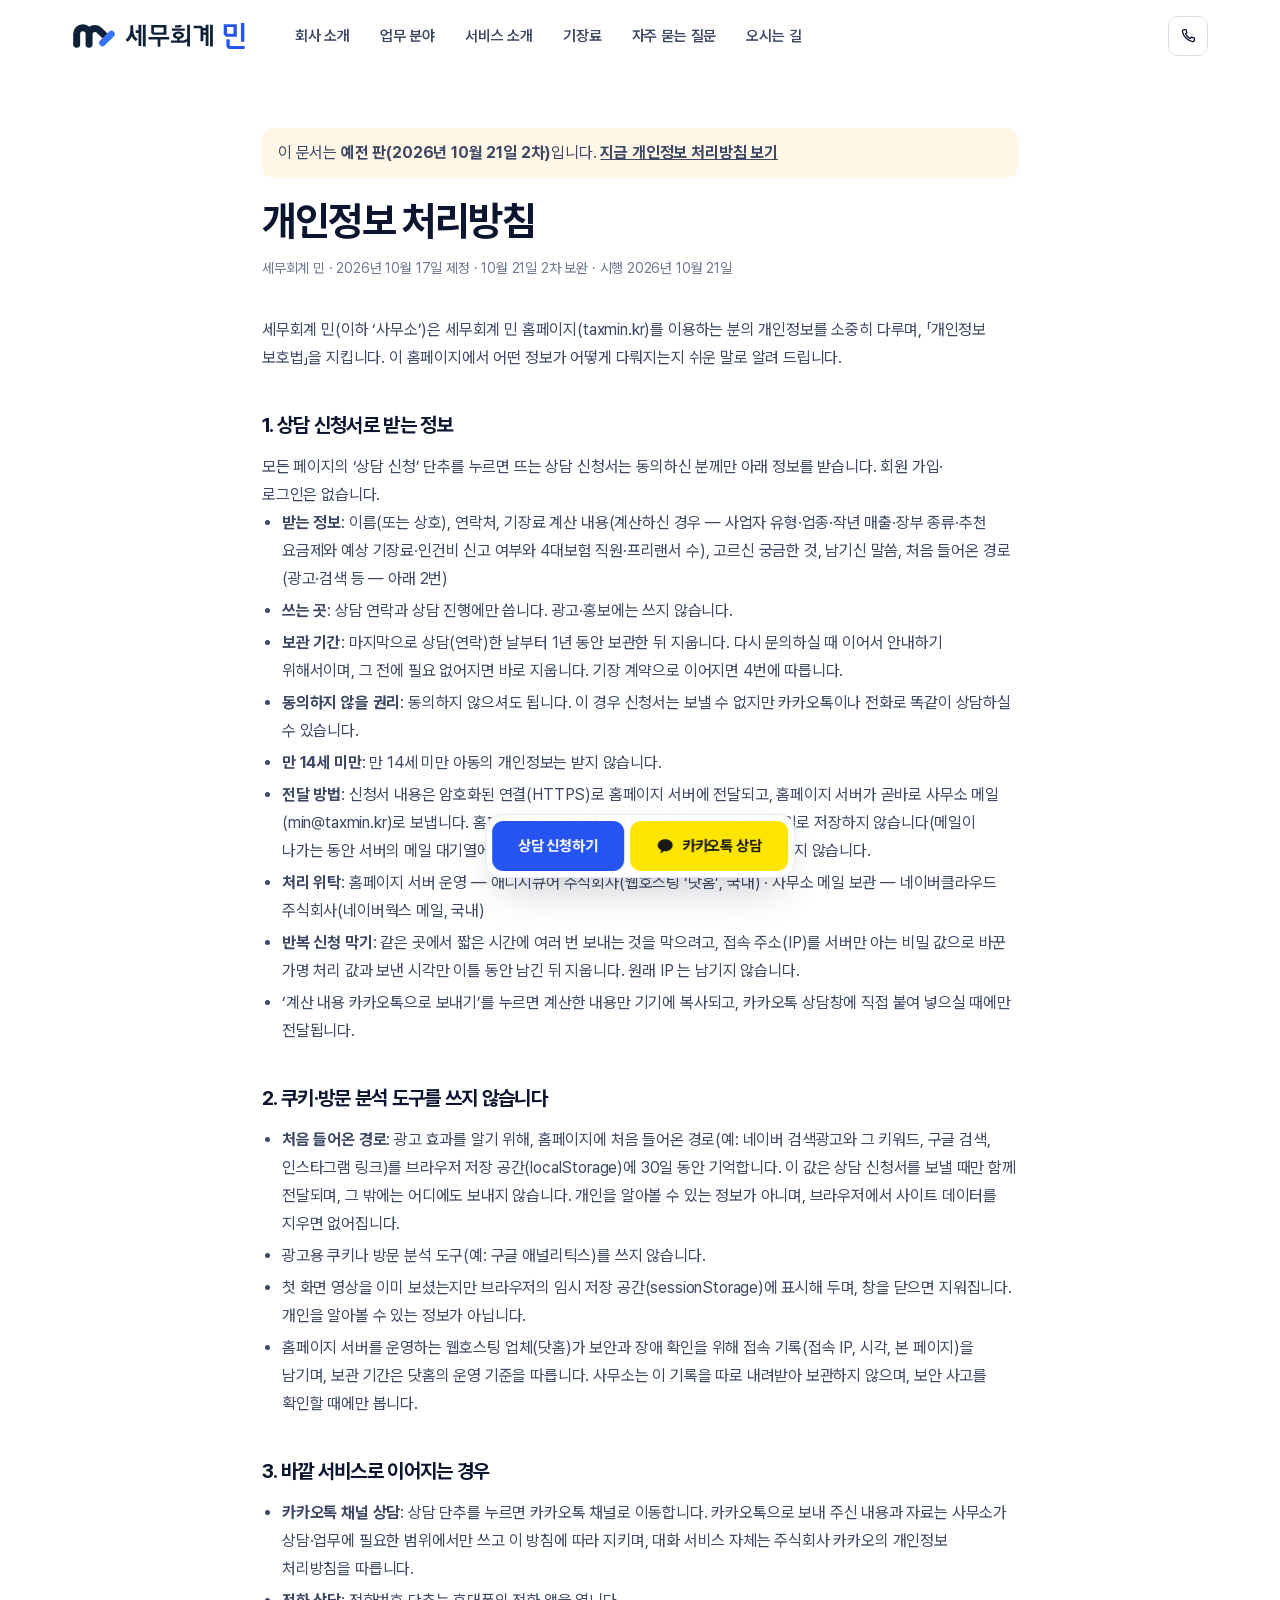
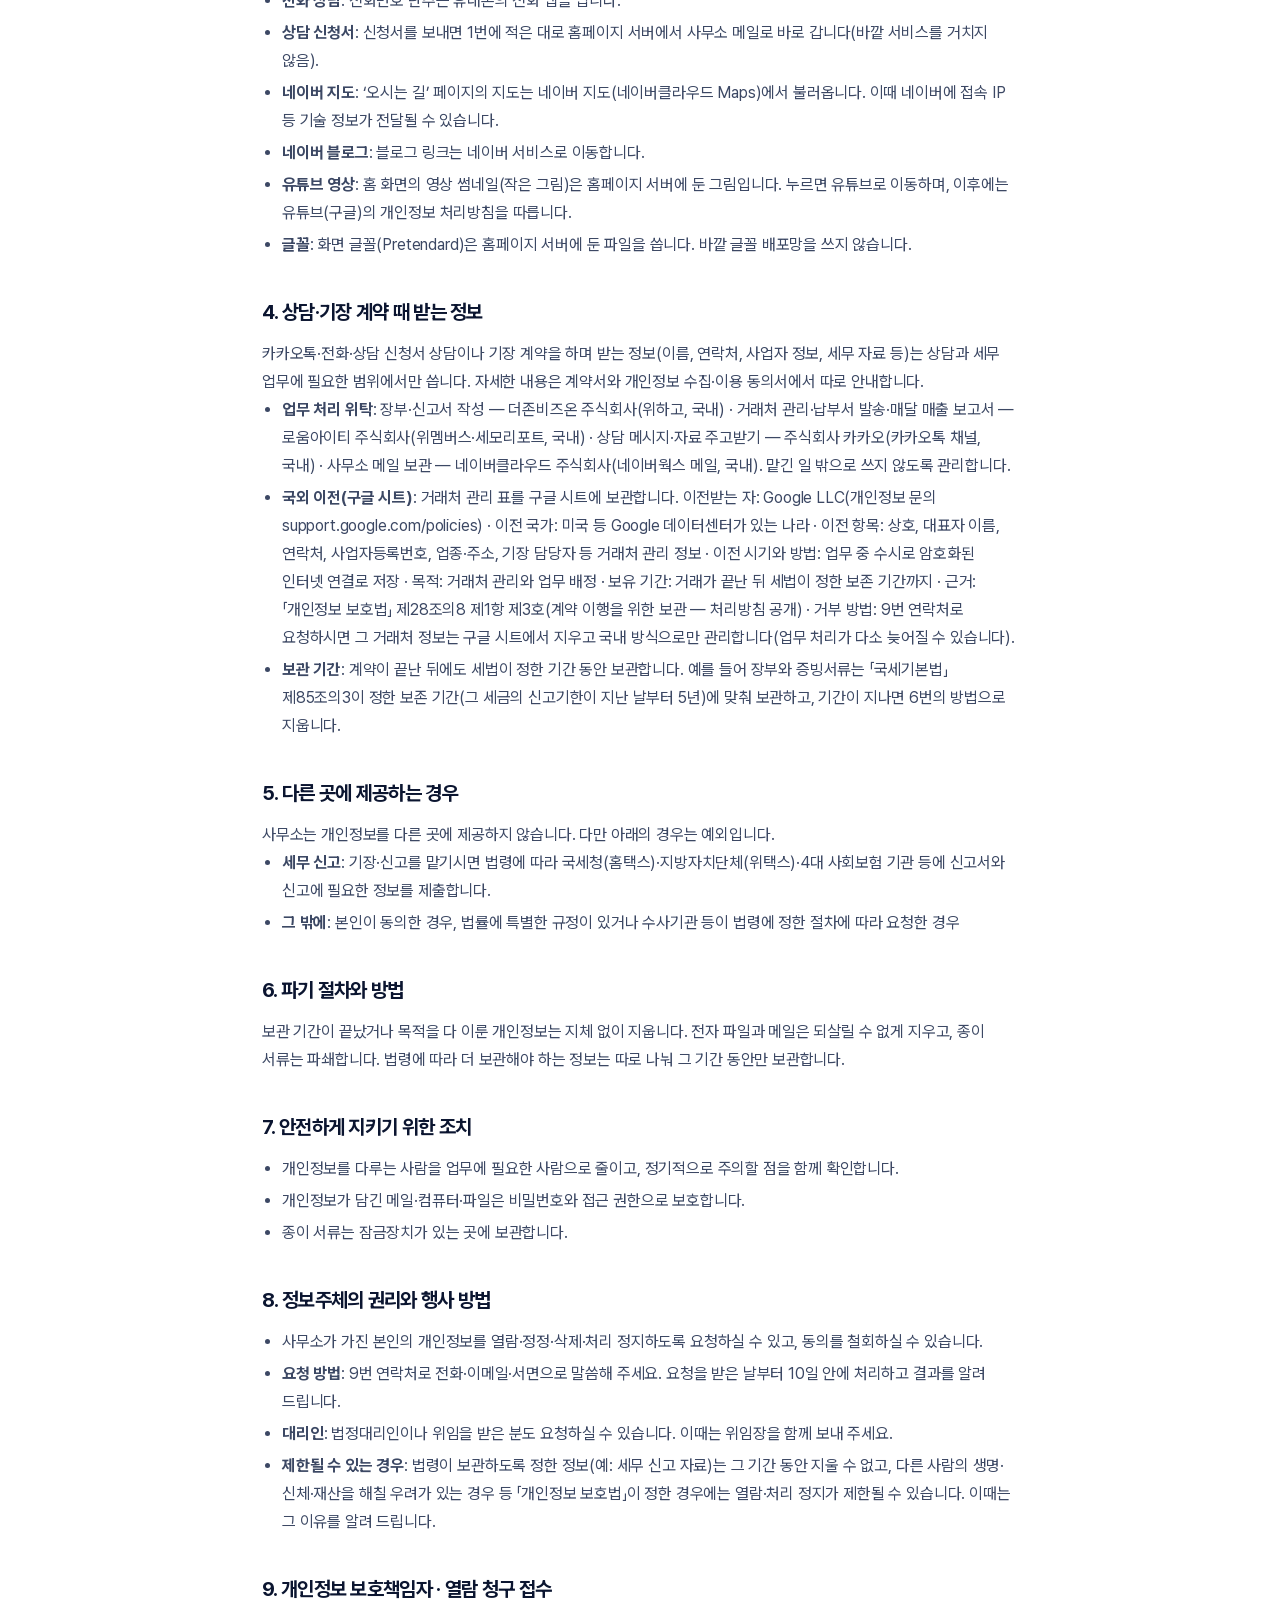
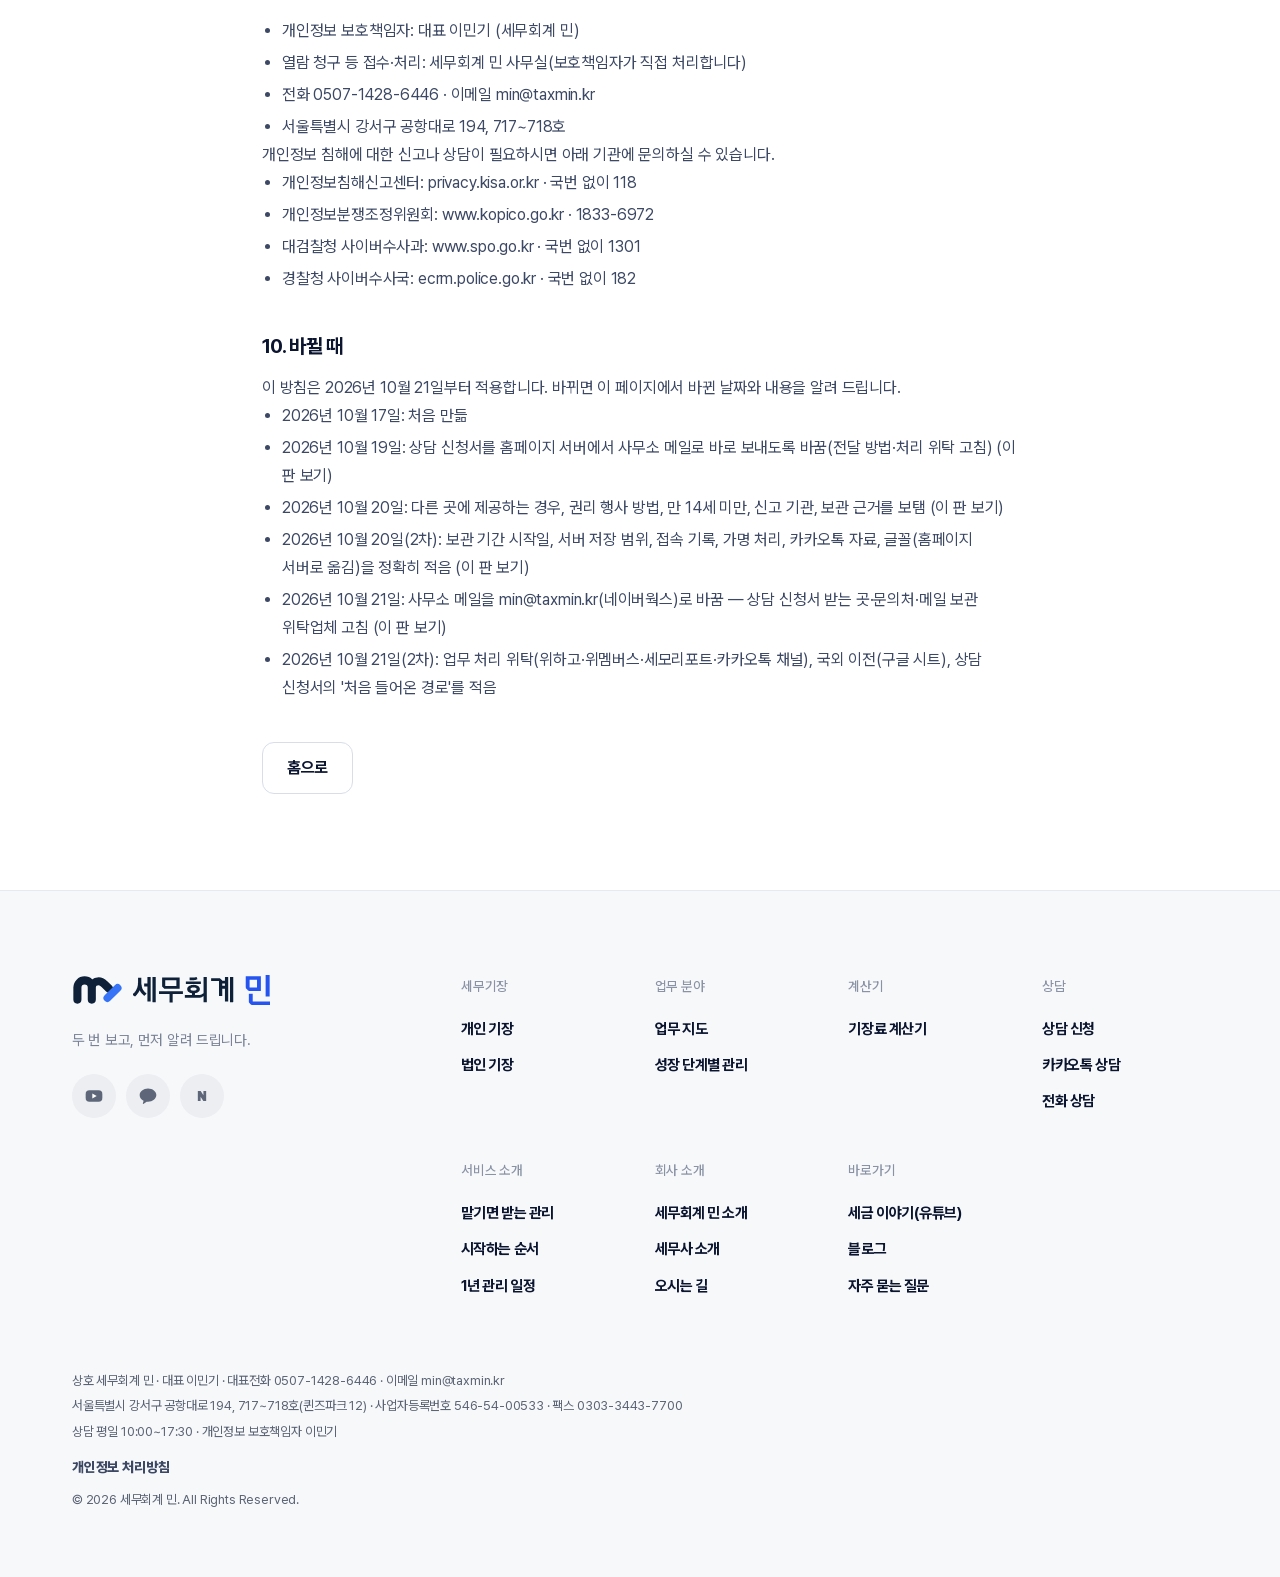
<file: privacy-20261021b.html>
<!doctype html>
<html lang="ko" class="intro-done">
<head>
  <meta charset="utf-8">
  <meta name="robots" content="noindex">
  <meta name="viewport" content="width=device-width, initial-scale=1, viewport-fit=cover">
  <title>개인정보 처리방침(예전 판 · 2026년 10월 21일 2차) | 세무회계 민</title>
  <meta name="description" content="세무회계 민 홈페이지 개인정보 처리방침">
  <meta name="theme-color" content="#F6F8FC">
  <meta property="og:type" content="website">
  <meta property="og:site_name" content="세무회계 민">
  <meta property="og:locale" content="ko_KR">
  <meta property="og:url" content="https://taxmin.kr/privacy.html">
  <meta property="og:title" content="개인정보 처리방침 | 세무회계 민">
  <meta property="og:description" content="세무회계 민 홈페이지 개인정보 처리방침">
  <meta property="og:image" content="https://taxmin.kr/assets/og.jpg">
  <meta name="twitter:card" content="summary_large_image">
  <link rel="icon" href="assets/favicon.svg?v=20261022" type="image/svg+xml">
  <link rel="icon" href="assets/favicon-32.png?v=20261022" sizes="32x32" type="image/png">
  <link rel="apple-touch-icon" href="assets/logo/apple-touch-icon.png?v=20261022">
  <link rel="stylesheet" href="assets/fonts/pretendard/pretendard.css">
  <link rel="stylesheet" href="css/style.css?v=73806ec4">
  <script src="js/boot.js?v=de8ec58e"></script>
</head>
<body>

<svg width="0" height="0" style="position:absolute" aria-hidden="true" focusable="false">
  <symbol id="tm-symbol" viewBox="18 52 170 100"><path d="M36 134V94a24 24 0 0 1 48 0v40M84 94c0-13 10.5-21 23-21c8 0 13.5 4 19 9.5L141 97" fill="none" style="stroke:var(--mk,#0E2139)" stroke-width="27" stroke-linecap="round" stroke-linejoin="round"/><path d="M136 129L170 95" fill="none" style="stroke:var(--mc,#3673F7)" stroke-width="26" stroke-linecap="round"/></symbol><symbol id="min-wm" viewBox="0 0 923 202"><path style="fill:var(--wa,#0E2139)" fill-rule="evenodd" d="M132 13 153 13 153 183 132 183 132 182 131 182 131 14ZM426 13 428 13 428 15 430 17 430 20 431 20 431 22 433 24 433 27 434 27 431 30 429 30 429 31 426 31 426 32 423 32 423 33 413 34 413 35 381 35 381 17 413 17 413 16 423 15 423 14 426 14ZM475 13 497 13 497 183 475 183 475 141 471 145 466 147 465 149 460 150 458 152 449 153 449 154 349 154 349 135 397 135 397 123 382 119 379 116 377 116 376 114 374 114 369 109 369 107 367 106 366 101 365 101 365 89 366 89 366 86 369 83 369 81 373 77 375 77 377 74 379 74 379 73 381 73 385 70 391 69 391 68 403 67 403 66 420 67 420 68 425 68 425 69 428 69 428 70 431 70 431 71 435 72 436 74 438 74 439 76 441 76 445 80 445 82 447 83 447 85 449 87 449 91 450 91 450 99 449 99 449 103 448 103 447 107 439 115 437 115 436 117 434 117 430 120 427 120 427 121 418 122 418 124 417 124 417 135 448 135 448 134 453 134 453 133 462 131 465 128 467 128 468 126 470 126 471 124 473 124 475 122ZM653 13 675 13 675 182 674 182 674 183 653 183ZM98 14 118 14 119 15 119 179 97 179 97 77 75 77 75 57 97 57 97 15ZM620 14 640 14 641 15 641 178 640 179 619 179 619 92 601 92 601 141 579 141 579 41 526 41 526 22 585 22 590 27 600 36 600 39 619 39 619 15ZM196 16 313 16 314 17 314 92 211 92 204 86 196 77ZM34 18 56 18 56 59 57 59 57 68 58 68 60 83 61 83 61 86 62 86 62 89 63 89 63 92 64 92 65 96 67 97 68 101 73 106 73 108 77 111 77 113 82 118 84 118 88 123 91 124 91 126 77 140 75 140 56 122 56 120 53 118 53 116 51 115 51 113 49 112 49 110 46 106 46 104 44 103 42 110 40 111 39 115 37 116 37 118 35 119 35 121 33 122 31 127 27 130 27 132 14 145 12 145 10 142 8 142 7 140 5 140 4 138 2 138 0 136 0 127 11 117 11 115 17 109 17 107 19 106 21 100 23 99 23 97 25 95 25 92 26 92 26 90 28 88 28 85 29 85 29 82 30 82 30 78 31 78 31 74 32 74 32 68 33 68 33 55 34 55ZM217 35 217 73 218 74 292 74 292 35ZM356 43 456 43 457 44 457 61 356 61ZM601 58 601 73 619 73 619 58ZM400 84 400 85 396 85 396 86 394 86 394 87 392 87 388 90 388 92 387 92 388 100 391 101 394 104 397 104 397 105 413 106 413 105 421 104 421 103 423 103 427 100 427 98 428 98 427 90 424 87 416 85 416 84ZM175 109 335 109 336 110 336 128 268 128 268 129 267 129 267 185 246 185 246 128 175 128Z"/><path style="fill:var(--wb,#2554F0)" fill-rule="evenodd" d="M893 0 919 0 920 1 920 144 919 145 893 145ZM760 9 861 9 861 106 860 107 781 107 781 106 777 106 776 104 774 104 769 97 760 89 760 85 759 85 759 10ZM785 32 785 83 786 84 834 84 835 83 835 32ZM780 127 806 127 806 179 922 179 923 180 923 202 799 202 799 201 795 200 790 195 782 187 782 185 780 183Z"/></symbol>
  <symbol id="tm-mark" viewBox="18 52 170 100"><path d="M36 134V94a24 24 0 0 1 48 0v40M84 94c0-13 10.5-21 23-21c8 0 13.5 4 19 9.5L141 97" fill="none" stroke="currentColor" stroke-width="27" stroke-linecap="round" stroke-linejoin="round"/><path d="M136 129L170 95" fill="none" style="stroke:var(--chk,#3673F7)" stroke-width="26" stroke-linecap="round"/></symbol>
  <symbol id="tm-min" viewBox="-10 -10 140.3 142"><path fill="var(--ma, #2554F0)" d="M0 20L20 20L20 48L0 48Z"/><path fill="var(--ma, #2554F0)" d="M52 20L72 20L72 48L52 68Z"/><path fill="var(--mb, #5C82FF)" d="M0 0L52 0L72 20L0 20Z"/><path fill="var(--mb, #5C82FF)" d="M0 48L52 48L52 68L20 68Z"/><path fill="var(--ma, #2554F0)" d="M92 -10L112 -10L112 84L92 84Z"/><path fill="var(--ma, #2554F0)" d="M16 86L36 86L36 112L16 112Z"/><path fill="var(--mb, #5C82FF)" d="M16 112L116 112L116 132L36 132Z"/></symbol>
  <symbol id="i-arrow" viewBox="0 0 24 24"><path d="M5 12h13M13 6l6 6-6 6" fill="none" stroke="currentColor" stroke-width="2" stroke-linecap="round" stroke-linejoin="round"/></symbol>
  <symbol id="i-kakao" viewBox="0 0 24 24"><path fill="currentColor" d="M12 3C6.5 3 2 6.6 2 11c0 2.8 1.9 5.3 4.7 6.7l-.9 3.4c-.1.3.3.6.6.4l4-2.7c.5.1 1 .1 1.6.1 5.5 0 10-3.6 10-8S17.5 3 12 3z"/></symbol>
  <symbol id="i-phone" viewBox="0 0 24 24"><path fill="none" stroke="currentColor" stroke-width="1.8" stroke-linejoin="round" d="M6.6 3.5h2.6l1.4 4.1-2 1.5a12 12 0 0 0 6.3 6.3l1.5-2 4.1 1.4v2.6a2 2 0 0 1-2.2 2A16.5 16.5 0 0 1 4.6 5.7a2 2 0 0 1 2-2.2z"/></symbol>
  <symbol id="i-check" viewBox="0 0 24 24"><path d="M5 12.5l4.2 4.2L19 7" fill="none" stroke="currentColor" stroke-width="2.2" stroke-linecap="round" stroke-linejoin="round"/></symbol>
  <symbol id="i-play" viewBox="0 0 24 24"><path d="M9 6.8v10.4L17.6 12z" fill="currentColor"/></symbol>
  <symbol id="i-left" viewBox="0 0 24 24"><path d="M14.5 5.5L8 12l6.5 6.5" fill="none" stroke="currentColor" stroke-width="2.2" stroke-linecap="round" stroke-linejoin="round"/></symbol>
  <symbol id="i-right" viewBox="0 0 24 24"><path d="M9.5 5.5L16 12l-6.5 6.5" fill="none" stroke="currentColor" stroke-width="2.2" stroke-linecap="round" stroke-linejoin="round"/></symbol>
  <symbol id="i-yt" viewBox="0 0 24 24"><rect x="2" y="5" width="20" height="14" rx="4.5" fill="currentColor"/><path d="M10 9v6l5.2-3z" fill="#fff"/></symbol>
</svg>

<a class="skip-link" href="#main">본문으로 바로 가기</a>

<header class="site-header" id="site-header">
  <div class="wrap header-inner">
    <a class="brand" href="./" aria-label="세무회계 민 홈"><svg class="brand-ic" aria-hidden="true"><use href="#tm-symbol"/></svg><svg class="brand-wm2" viewBox="0 0 923 202" aria-hidden="true"><use href="#min-wm"/></svg></a>
    <nav class="nav" aria-label="주 메뉴"><a href="about.html">회사 소개</a><a href="services.html">업무 분야</a><a href="how.html">서비스 소개</a><a href="pricing.html">기장료</a><a href="faq.html">자주 묻는 질문</a><a href="contact.html">오시는 길</a></nav>
    <div class="header-actions">
      <a class="btn btn-accent btn-sm btn-apply" href="#apply" data-apply aria-haspopup="dialog">상담 신청하기</a>
      <a class="btn btn-kakao btn-sm" href="https://pf.kakao.com/_Mxojqs/chat" target="_blank" rel="noopener" aria-label="카카오톡 상담"><svg class="ico" aria-hidden="true"><use href="#i-kakao"/></svg><span>카카오톡 상담</span></a>
      <a class="btn-tel" href="tel:0507-1428-6446" aria-label="전화 상담" title="전화 상담"><svg class="ico" aria-hidden="true"><use href="#i-phone"/></svg></a>
      <button class="menu-btn" type="button" aria-expanded="false" aria-controls="mobile-menu" aria-label="메뉴 열기"><span></span><span></span></button>
    </div>
  </div>
  <div class="mobile-menu" id="mobile-menu" hidden>
    <nav class="wrap" aria-label="모바일 메뉴"><a href="about.html"><span>01</span>회사 소개</a><a href="services.html"><span>02</span>업무 분야</a><a href="how.html"><span>03</span>서비스 소개</a><a href="pricing.html"><span>04</span>기장료</a><a href="faq.html"><span>05</span>자주 묻는 질문</a><a href="contact.html"><span>06</span>오시는 길</a></nav>
    <div class="wrap mm-cta"><a class="btn btn-accent" href="#apply" data-apply aria-haspopup="dialog">상담 신청하기</a><a class="btn btn-kakao" href="https://pf.kakao.com/_Mxojqs/chat" target="_blank" rel="noopener"><svg class="ico" aria-hidden="true"><use href="#i-kakao"/></svg>카카오톡 상담</a><a class="btn btn-ghost" href="tel:0507-1428-6446"><svg class="ico" aria-hidden="true"><use href="#i-phone"/></svg>전화 상담</a></div>
  </div>
</header>

<main class="doc" id="main">
  <div class="wrap">
    <p class="doc-old">이 문서는 <b>예전 판(2026년 10월 21일 2차)</b>입니다. <a href="privacy.html">지금 개인정보 처리방침 보기</a></p>
    <h1>개인정보 처리방침</h1>
    <p class="doc-date">세무회계 민 · 2026년 10월 17일 제정 · 10월 21일 2차 보완 · 시행 2026년 10월 21일</p>

    <p>세무회계 민(이하 ‘사무소’)은 세무회계 민 홈페이지(taxmin.kr)를 이용하는 분의 개인정보를 소중히 다루며, 「개인정보 보호법」을 지킵니다. 이 홈페이지에서 어떤 정보가 어떻게 다뤄지는지 쉬운 말로 알려 드립니다.</p>

    <h2 id="apply-info">1. 상담 신청서로 받는 정보</h2>
    <p>모든 페이지의 ‘상담 신청’ 단추를 누르면 뜨는 상담 신청서는 동의하신 분께만 아래 정보를 받습니다. 회원 가입·로그인은 없습니다.</p>
    <ul>
      <li><b>받는 정보</b>: 이름(또는 상호), 연락처, 기장료 계산 내용(계산하신 경우 — 사업자 유형·업종·작년 매출·장부 종류·추천 요금제와 예상 기장료·인건비 신고 여부와 4대보험 직원·프리랜서 수), 고르신 궁금한 것, 남기신 말씀, 처음 들어온 경로(광고·검색 등 — 아래 2번)</li>
      <li><b>쓰는 곳</b>: 상담 연락과 상담 진행에만 씁니다. 광고·홍보에는 쓰지 않습니다.</li>
      <li><b>보관 기간</b>: 마지막으로 상담(연락)한 날부터 1년 동안 보관한 뒤 지웁니다. 다시 문의하실 때 이어서 안내하기 위해서이며, 그 전에 필요 없어지면 바로 지웁니다. 기장 계약으로 이어지면 4번에 따릅니다.</li>
      <li><b>동의하지 않을 권리</b>: 동의하지 않으셔도 됩니다. 이 경우 신청서는 보낼 수 없지만 카카오톡이나 전화로 똑같이 상담하실 수 있습니다.</li>
      <li><b>만 14세 미만</b>: 만 14세 미만 아동의 개인정보는 받지 않습니다.</li>
      <li><b>전달 방법</b>: 신청서 내용은 암호화된 연결(HTTPS)로 홈페이지 서버에 전달되고, 홈페이지 서버가 곧바로 사무소 메일(min@taxmin.kr)로 보냅니다. 홈페이지 서버에는 신청 내용을 데이터베이스나 파일로 저장하지 않습니다(메일이 나가는 동안 서버의 메일 대기열에 잠시 머물 수 있습니다). 신청 내용은 국외로 보내지 않습니다.</li>
      <li><b>처리 위탁</b>: 홈페이지 서버 운영 — 애니시큐어 주식회사(웹호스팅 ‘닷홈’, 국내) · 사무소 메일 보관 — 네이버클라우드 주식회사(네이버웍스 메일, 국내)</li>
      <li><b>반복 신청 막기</b>: 같은 곳에서 짧은 시간에 여러 번 보내는 것을 막으려고, 접속 주소(IP)를 서버만 아는 비밀 값으로 바꾼 가명 처리 값과 보낸 시각만 이틀 동안 남긴 뒤 지웁니다. 원래 IP 는 남기지 않습니다.</li>
      <li>‘계산 내용 카카오톡으로 보내기’를 누르면 계산한 내용만 기기에 복사되고, 카카오톡 상담창에 직접 붙여 넣으실 때에만 전달됩니다.</li>
    </ul>

    <h2>2. 쿠키·방문 분석 도구를 쓰지 않습니다</h2>
    <ul>
      <li><b>처음 들어온 경로</b>: 광고 효과를 알기 위해, 홈페이지에 처음 들어온 경로(예: 네이버 검색광고와 그 키워드, 구글 검색, 인스타그램 링크)를 브라우저 저장 공간(localStorage)에 30일 동안 기억합니다. 이 값은 상담 신청서를 보낼 때만 함께 전달되며, 그 밖에는 어디에도 보내지 않습니다. 개인을 알아볼 수 있는 정보가 아니며, 브라우저에서 사이트 데이터를 지우면 없어집니다.</li>
      <li>광고용 쿠키나 방문 분석 도구(예: 구글 애널리틱스)를 쓰지 않습니다.</li>
      <li>첫 화면 영상을 이미 보셨는지만 브라우저의 임시 저장 공간(sessionStorage)에 표시해 두며, 창을 닫으면 지워집니다. 개인을 알아볼 수 있는 정보가 아닙니다.</li>
      <li>홈페이지 서버를 운영하는 웹호스팅 업체(닷홈)가 보안과 장애 확인을 위해 접속 기록(접속 IP, 시각, 본 페이지)을 남기며, 보관 기간은 닷홈의 운영 기준을 따릅니다. 사무소는 이 기록을 따로 내려받아 보관하지 않으며, 보안 사고를 확인할 때에만 봅니다.</li>
    </ul>

    <h2>3. 바깥 서비스로 이어지는 경우</h2>
    <ul>
      <li><b>카카오톡 채널 상담</b>: 상담 단추를 누르면 카카오톡 채널로 이동합니다. 카카오톡으로 보내 주신 내용과 자료는 사무소가 상담·업무에 필요한 범위에서만 쓰고 이 방침에 따라 지키며, 대화 서비스 자체는 주식회사 카카오의 개인정보 처리방침을 따릅니다.</li>
      <li><b>전화 상담</b>: 전화번호 단추는 휴대폰의 전화 앱을 엽니다.</li>
      <li><b>상담 신청서</b>: 신청서를 보내면 1번에 적은 대로 홈페이지 서버에서 사무소 메일로 바로 갑니다(바깥 서비스를 거치지 않음).</li>
      <li><b>네이버 지도</b>: ‘오시는 길’ 페이지의 지도는 네이버 지도(네이버클라우드 Maps)에서 불러옵니다. 이때 네이버에 접속 IP 등 기술 정보가 전달될 수 있습니다.</li>
      <li><b>네이버 블로그</b>: 블로그 링크는 네이버 서비스로 이동합니다.</li>
      <li><b>유튜브 영상</b>: 홈 화면의 영상 썸네일(작은 그림)은 홈페이지 서버에 둔 그림입니다. 누르면 유튜브로 이동하며, 이후에는 유튜브(구글)의 개인정보 처리방침을 따릅니다.</li>
      <li><b>글꼴</b>: 화면 글꼴(Pretendard)은 홈페이지 서버에 둔 파일을 씁니다. 바깥 글꼴 배포망을 쓰지 않습니다.</li>
    </ul>

    <h2>4. 상담·기장 계약 때 받는 정보</h2>
    <p>카카오톡·전화·상담 신청서 상담이나 기장 계약을 하며 받는 정보(이름, 연락처, 사업자 정보, 세무 자료 등)는 상담과 세무 업무에 필요한 범위에서만 씁니다. 자세한 내용은 계약서와 개인정보 수집·이용 동의서에서 따로 안내합니다.</p>
    <ul>
      <li><b>업무 처리 위탁</b>: 장부·신고서 작성 — 더존비즈온 주식회사(위하고, 국내) · 거래처 관리·납부서 발송·매달 매출 보고서 — 로움아이티 주식회사(위멤버스·세모리포트, 국내) · 상담 메시지·자료 주고받기 — 주식회사 카카오(카카오톡 채널, 국내) · 사무소 메일 보관 — 네이버클라우드 주식회사(네이버웍스 메일, 국내). 맡긴 일 밖으로 쓰지 않도록 관리합니다.</li>
      <li id="overseas"><b>국외 이전(구글 시트)</b>: 거래처 관리 표를 구글 시트에 보관합니다. 이전받는 자: Google LLC(개인정보 문의 support.google.com/policies) · 이전 국가: 미국 등 Google 데이터센터가 있는 나라 · 이전 항목: 상호, 대표자 이름, 연락처, 사업자등록번호, 업종·주소, 기장 담당자 등 거래처 관리 정보 · 이전 시기와 방법: 업무 중 수시로 암호화된 인터넷 연결로 저장 · 목적: 거래처 관리와 업무 배정 · 보유 기간: 거래가 끝난 뒤 세법이 정한 보존 기간까지 · 근거: 「개인정보 보호법」 제28조의8 제1항 제3호(계약 이행을 위한 보관 — 처리방침 공개) · 거부 방법: 9번 연락처로 요청하시면 그 거래처 정보는 구글 시트에서 지우고 국내 방식으로만 관리합니다(업무 처리가 다소 늦어질 수 있습니다).</li>
      <li><b>보관 기간</b>: 계약이 끝난 뒤에도 세법이 정한 기간 동안 보관합니다. 예를 들어 장부와 증빙서류는 「국세기본법」 제85조의3이 정한 보존 기간(그 세금의 신고기한이 지난 날부터 5년)에 맞춰 보관하고, 기간이 지나면 6번의 방법으로 지웁니다.</li>
    </ul>

    <h2 id="provide">5. 다른 곳에 제공하는 경우</h2>
    <p>사무소는 개인정보를 다른 곳에 제공하지 않습니다. 다만 아래의 경우는 예외입니다.</p>
    <ul>
      <li><b>세무 신고</b>: 기장·신고를 맡기시면 법령에 따라 국세청(홈택스)·지방자치단체(위택스)·4대 사회보험 기관 등에 신고서와 신고에 필요한 정보를 제출합니다.</li>
      <li><b>그 밖에</b>: 본인이 동의한 경우, 법률에 특별한 규정이 있거나 수사기관 등이 법령에 정한 절차에 따라 요청한 경우</li>
    </ul>

    <h2>6. 파기 절차와 방법</h2>
    <p>보관 기간이 끝났거나 목적을 다 이룬 개인정보는 지체 없이 지웁니다. 전자 파일과 메일은 되살릴 수 없게 지우고, 종이 서류는 파쇄합니다. 법령에 따라 더 보관해야 하는 정보는 따로 나눠 그 기간 동안만 보관합니다.</p>

    <h2>7. 안전하게 지키기 위한 조치</h2>
    <ul>
      <li>개인정보를 다루는 사람을 업무에 필요한 사람으로 줄이고, 정기적으로 주의할 점을 함께 확인합니다.</li>
      <li>개인정보가 담긴 메일·컴퓨터·파일은 비밀번호와 접근 권한으로 보호합니다.</li>
      <li>종이 서류는 잠금장치가 있는 곳에 보관합니다.</li>
    </ul>

    <h2 id="rights">8. 정보주체의 권리와 행사 방법</h2>
    <ul>
      <li>사무소가 가진 본인의 개인정보를 열람·정정·삭제·처리 정지하도록 요청하실 수 있고, 동의를 철회하실 수 있습니다.</li>
      <li><b>요청 방법</b>: 9번 연락처로 전화·이메일·서면으로 말씀해 주세요. 요청을 받은 날부터 10일 안에 처리하고 결과를 알려 드립니다.</li>
      <li><b>대리인</b>: 법정대리인이나 위임을 받은 분도 요청하실 수 있습니다. 이때는 위임장을 함께 보내 주세요.</li>
      <li><b>제한될 수 있는 경우</b>: 법령이 보관하도록 정한 정보(예: 세무 신고 자료)는 그 기간 동안 지울 수 없고, 다른 사람의 생명·신체·재산을 해칠 우려가 있는 경우 등 「개인정보 보호법」이 정한 경우에는 열람·처리 정지가 제한될 수 있습니다. 이때는 그 이유를 알려 드립니다.</li>
    </ul>

    <h2 id="contact">9. 개인정보 보호책임자 · 열람 청구 접수</h2>
    <ul>
      <li>개인정보 보호책임자: 대표 이민기 (세무회계 민)</li>
      <li>열람 청구 등 접수·처리: 세무회계 민 사무실(보호책임자가 직접 처리합니다)</li>
      <li>전화 0507-1428-6446 · 이메일 min@taxmin.kr</li>
      <li>서울특별시 강서구 공항대로 194, 717~718호</li>
    </ul>
    <p>개인정보 침해에 대한 신고나 상담이 필요하시면 아래 기관에 문의하실 수 있습니다.</p>
    <ul>
      <li>개인정보침해신고센터: privacy.kisa.or.kr · 국번 없이 118</li>
      <li>개인정보분쟁조정위원회: www.kopico.go.kr · 1833-6972</li>
      <li>대검찰청 사이버수사과: www.spo.go.kr · 국번 없이 1301</li>
      <li>경찰청 사이버수사국: ecrm.police.go.kr · 국번 없이 182</li>
    </ul>

    <h2>10. 바뀔 때</h2>
    <p>이 방침은 2026년 10월 21일부터 적용합니다. 바뀌면 이 페이지에서 바뀐 날짜와 내용을 알려 드립니다.</p>
    <ul>
      <li>2026년 10월 17일: 처음 만듦</li>
      <li>2026년 10월 19일: 상담 신청서를 홈페이지 서버에서 사무소 메일로 바로 보내도록 바꿈(전달 방법·처리 위탁 고침) (<a href="privacy-20261019.html">이 판 보기</a>)</li>
      <li>2026년 10월 20일: 다른 곳에 제공하는 경우, 권리 행사 방법, 만 14세 미만, 신고 기관, 보관 근거를 보탬 (<a href="privacy-20261020.html">이 판 보기</a>)</li>
      <li>2026년 10월 20일(2차): 보관 기간 시작일, 서버 저장 범위, 접속 기록, 가명 처리, 카카오톡 자료, 글꼴(홈페이지 서버로 옮김)을 정확히 적음 (<a href="privacy-20261020b.html">이 판 보기</a>)</li>
      <li>2026년 10월 21일: 사무소 메일을 min@taxmin.kr(네이버웍스)로 바꿈 — 상담 신청서 받는 곳·문의처·메일 보관 위탁업체 고침 (<a href="privacy-20261021.html">이 판 보기</a>)</li>
      <li>2026년 10월 21일(2차): 업무 처리 위탁(위하고·위멤버스·세모리포트·카카오톡 채널), 국외 이전(구글 시트), 상담 신청서의 '처음 들어온 경로'를 적음</li>
    </ul>

    <a class="btn btn-ghost back" href="./">홈으로</a>
  </div>
</main>

<footer class="site-footer">
  <div class="wrap">
    <div class="ft-grid">
      <div class="ft-brand">
        <a class="footer-brand ft-logo" href="./" aria-label="세무회계 민 홈"><svg class="brand-ic" aria-hidden="true"><use href="#tm-symbol"/></svg><svg class="brand-wm2" viewBox="0 0 923 202" aria-hidden="true"><use href="#min-wm"/></svg></a>
        <p class="ft-tag">두 번 보고, 먼저 알려 드립니다.</p>
        <div class="ft-sns"><a href="https://www.youtube.com/@tax1Q_min" target="_blank" rel="noopener" aria-label="세무회계 민 유튜브"><svg class="ico" aria-hidden="true"><use href="#i-yt"/></svg></a><a href="https://pf.kakao.com/_Mxojqs/chat" target="_blank" rel="noopener" aria-label="카카오톡 상담"><svg class="ico" aria-hidden="true"><use href="#i-kakao"/></svg></a><a href="https://blog.naver.com/tax-min" target="_blank" rel="noopener" aria-label="세무회계 민 네이버 블로그"><svg viewBox="0 0 24 24" aria-hidden="true"><path d="M7 6h3.4l3.3 5V6H17v12h-3.4l-3.3-5v5H7z" fill="currentColor"/></svg></a></div>
      </div>
      <nav class="ft-cols" aria-label="바닥 메뉴"><div class="ft-col"><p class="ft-h">세무기장</p><a href="pricing.html#plans">개인 기장</a><a href="pricing.html#plans">법인 기장</a></div><div class="ft-col"><p class="ft-h">업무 분야</p><a href="services.html#fields">업무 지도</a><a href="services.html#services">성장 단계별 관리</a></div><div class="ft-col"><p class="ft-h">계산기</p><a href="pricing.html#calc">기장료 계산기</a></div><div class="ft-col"><p class="ft-h">상담</p><a href="#apply" data-apply aria-haspopup="dialog">상담 신청</a><a href="https://pf.kakao.com/_Mxojqs/chat" target="_blank" rel="noopener">카카오톡 상담</a><a href="tel:0507-1428-6446">전화 상담</a></div><div class="ft-col"><p class="ft-h">서비스 소개</p><a href="how.html#service">맡기면 받는 관리</a><a href="how.html#start">시작하는 순서</a><a href="how.html#process">1년 관리 일정</a></div><div class="ft-col"><p class="ft-h">회사 소개</p><a href="about.html">세무회계 민 소개</a><a href="about.html#team">세무사 소개</a><a href="contact.html">오시는 길</a></div><div class="ft-col"><p class="ft-h">바로가기</p><a href="https://www.youtube.com/@tax1Q_min" target="_blank" rel="noopener">세금 이야기(유튜브)</a><a href="https://blog.naver.com/tax-min" target="_blank" rel="noopener">블로그</a><a href="faq.html">자주 묻는 질문</a></div></nav>
    </div>
    <div class="ft-bottom">
      <p>상호 세무회계 민 · 대표 이민기 · 대표전화 <span class="nw">0507-1428-6446</span> · 이메일 <span class="nw">min@taxmin.kr</span></p>
      <p><span class="nw">서울특별시 강서구 공항대로 194,</span> <span class="nw">717~718호(퀸즈파크 12)</span> · 사업자등록번호 <span class="nw">546-54-00533</span> · 팩스 <span class="nw">0303-3443-7700</span></p>
      <p>상담 평일 10:00~17:30 · 개인정보 보호책임자 이민기</p>
      <p class="ft-legal"><a class="pv" href="privacy.html">개인정보 처리방침</a></p>
      <p class="ft-copy">© 2026 세무회계 민. All Rights Reserved.</p>
    </div>
  </div>
</footer>

<div class="float-cta" aria-label="빠른 상담">
  <a class="fc-apply" href="#apply" data-apply aria-haspopup="dialog">상담 신청하기</a>
  <a class="fc-kakao" href="https://pf.kakao.com/_Mxojqs/chat" target="_blank" rel="noopener"><svg class="ico" aria-hidden="true"><use href="#i-kakao"/></svg>카카오톡 상담</a>
</div>

<script src="js/logos.js?v=86c5545e"></script>
<script src="js/site.js?v=3e36ed98"></script>
<script src="js/fee.js?v=1a92f8ba"></script>
</body>
</html>
</file>
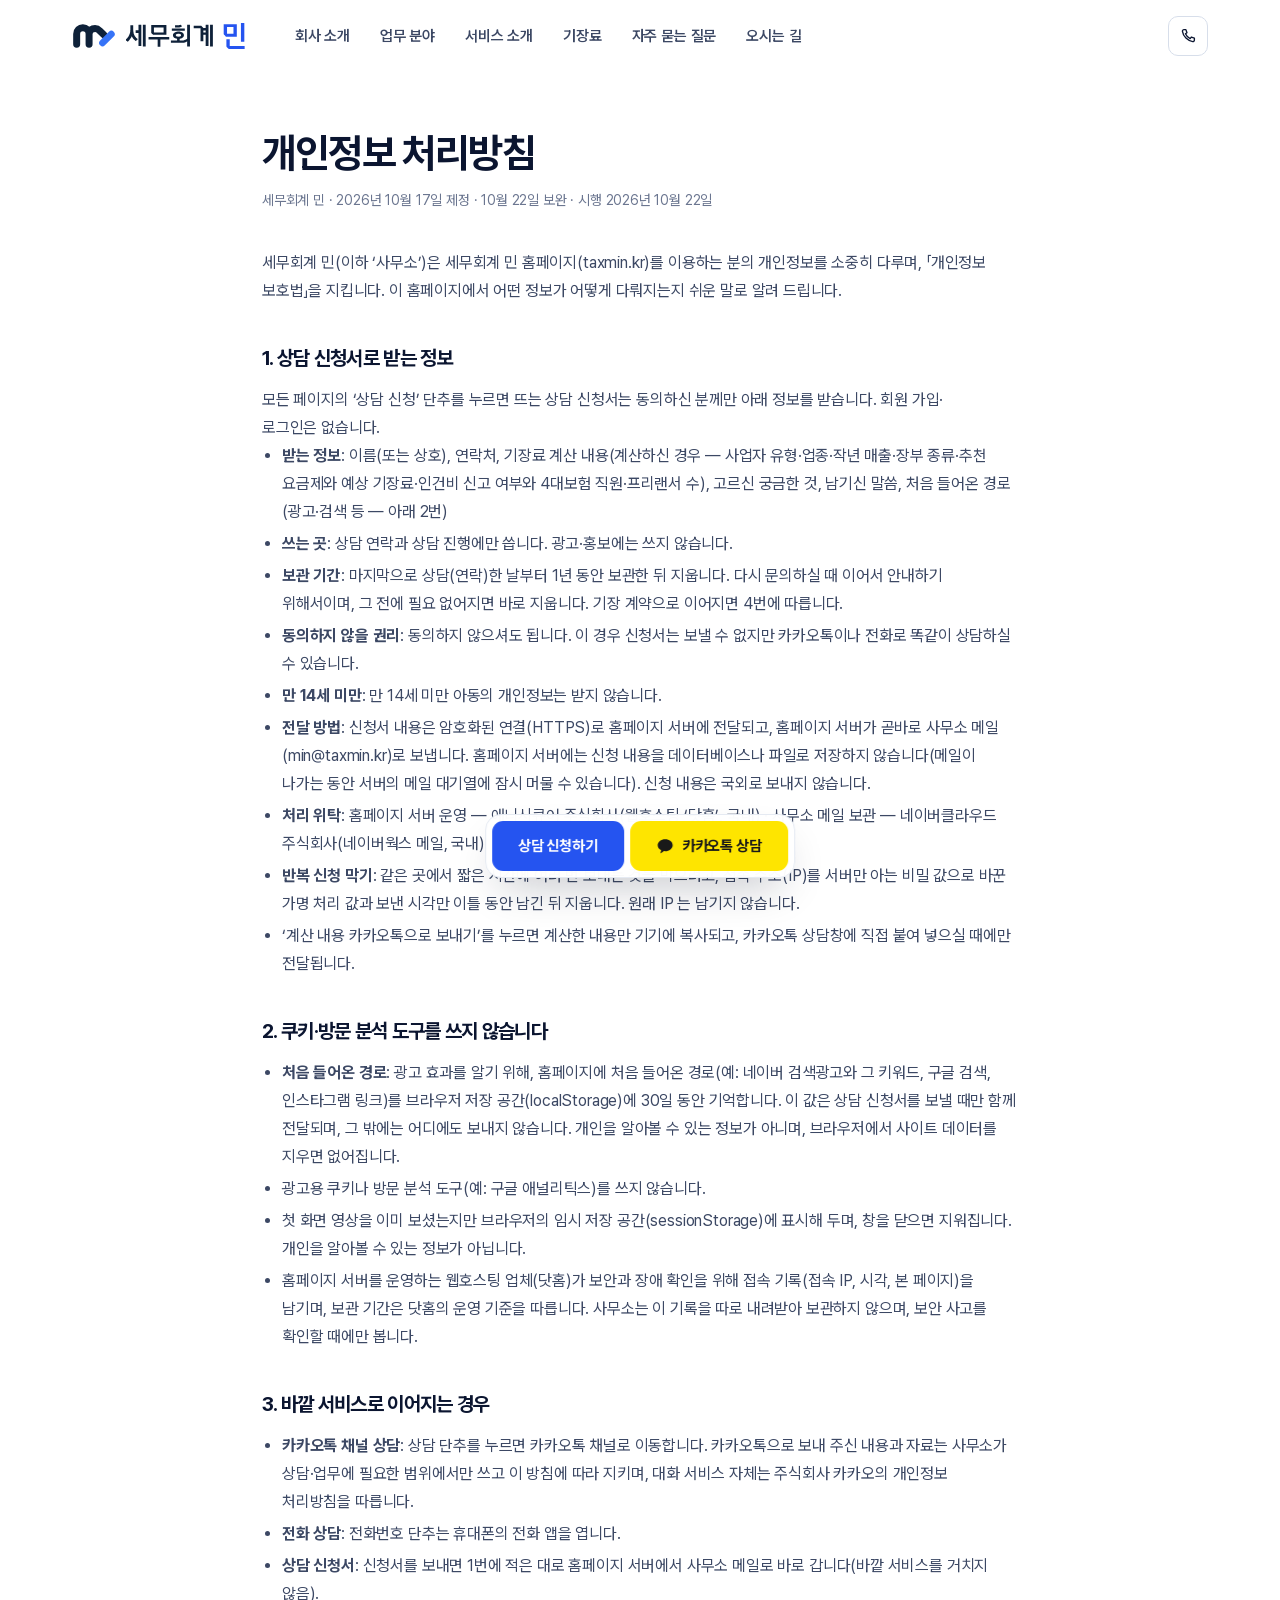
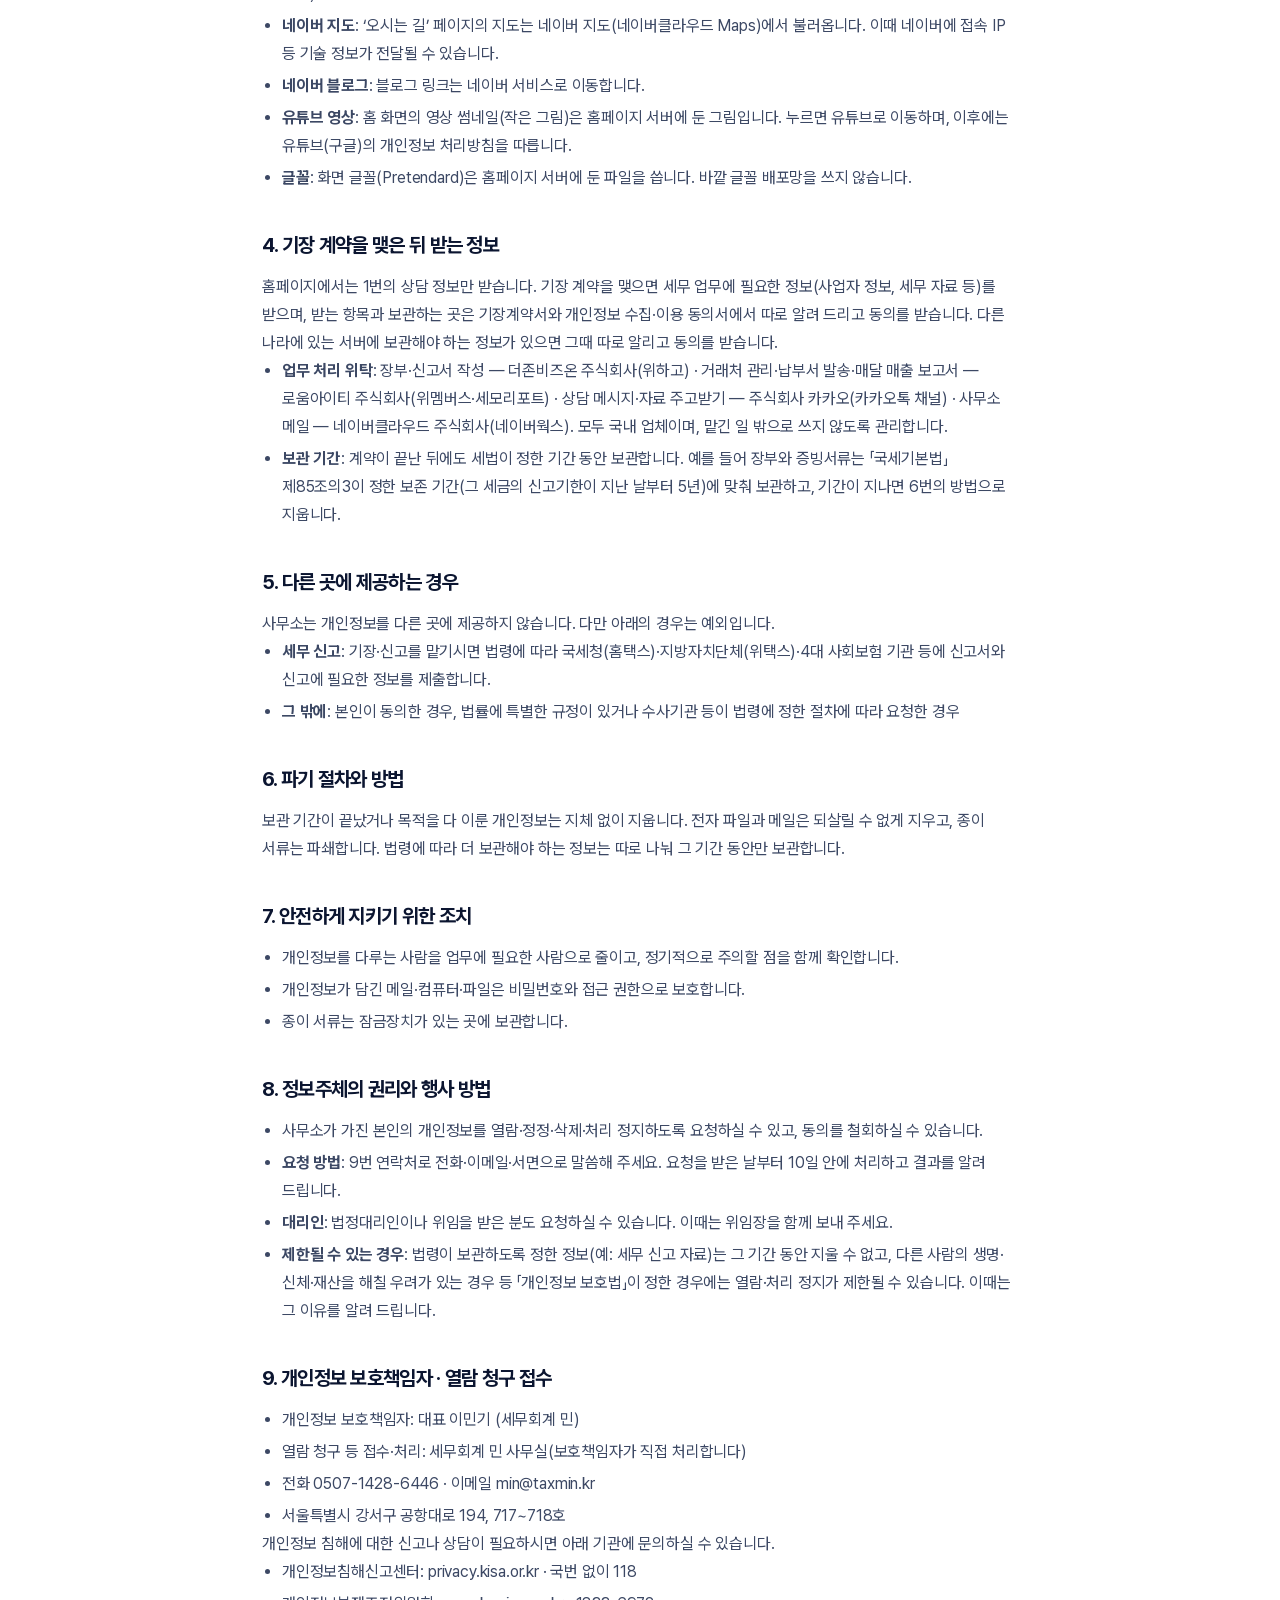
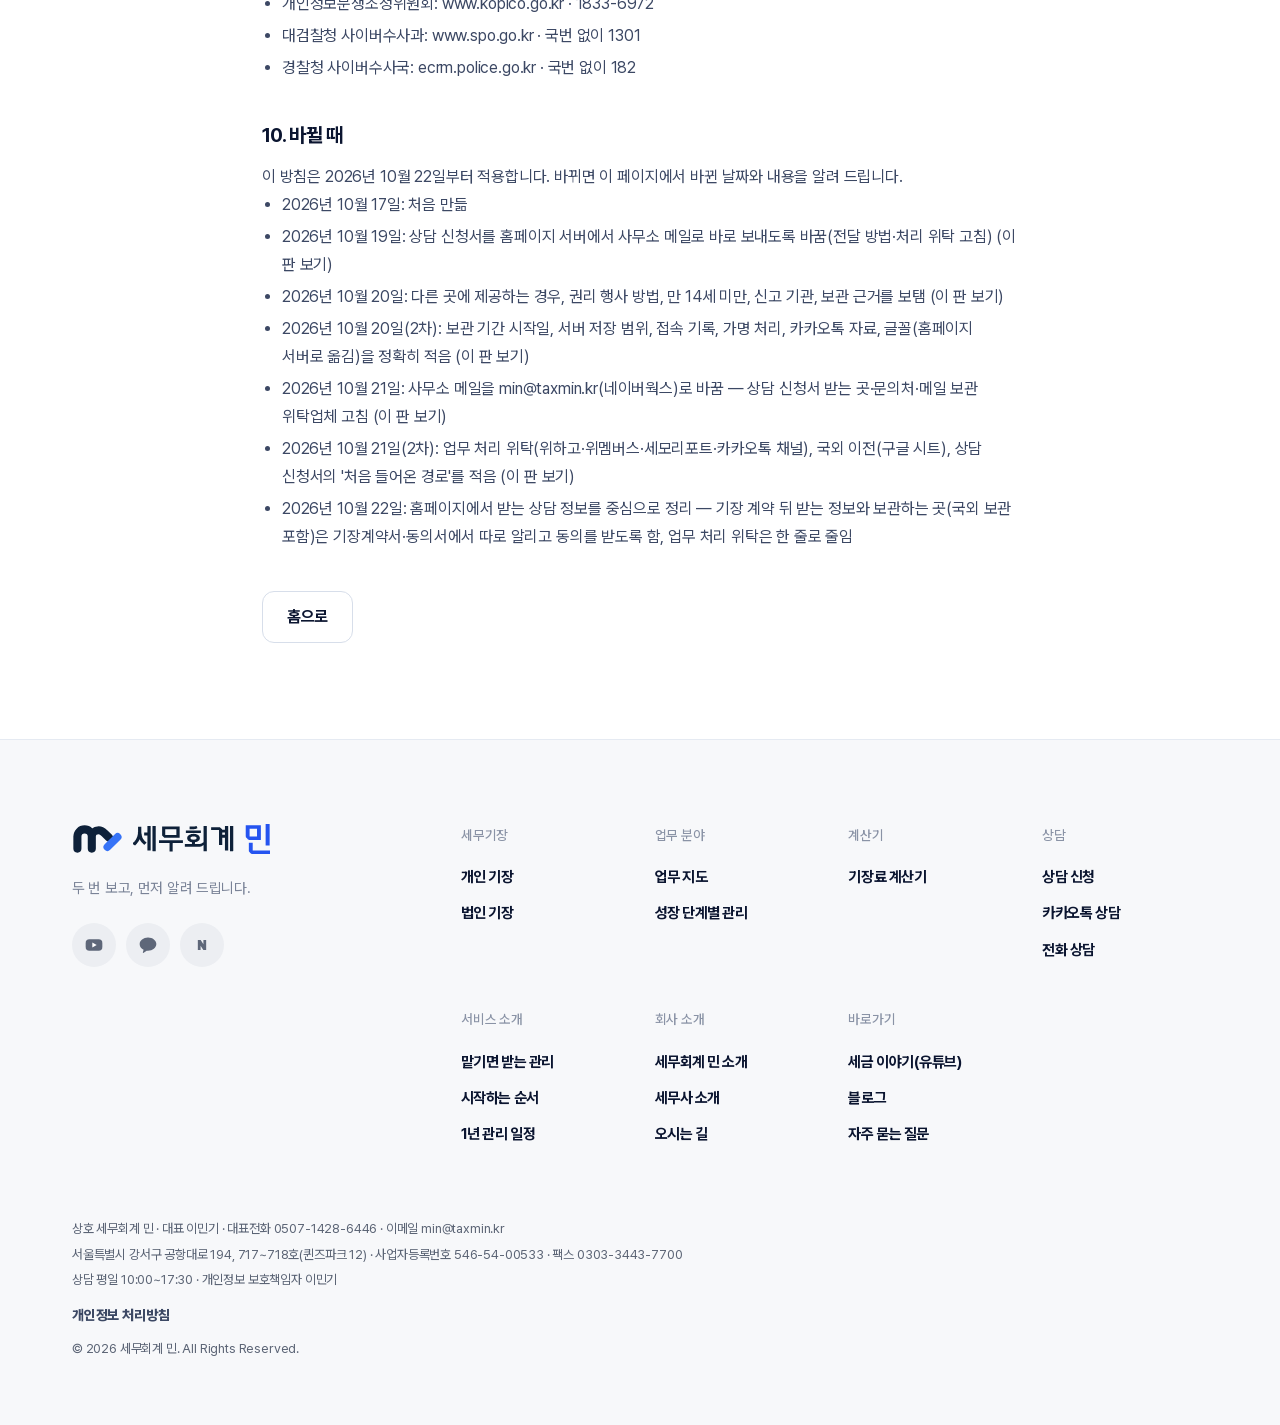
<file: privacy.html>
<!doctype html>
<html lang="ko" class="intro-done">
<head>
  <meta charset="utf-8">
  <meta name="robots" content="noindex, nofollow">
  <meta name="viewport" content="width=device-width, initial-scale=1, viewport-fit=cover">
  <title>개인정보 처리방침 | 세무회계 민</title>
  <meta name="description" content="세무회계 민 홈페이지 개인정보 처리방침">
  <meta name="theme-color" content="#F6F8FC">
  <link rel="canonical" href="https://taxmin.kr/privacy.html">
  <meta property="og:type" content="website">
  <meta property="og:site_name" content="세무회계 민">
  <meta property="og:locale" content="ko_KR">
  <meta property="og:url" content="https://taxmin.kr/privacy.html">
  <meta property="og:title" content="개인정보 처리방침 | 세무회계 민">
  <meta property="og:description" content="세무회계 민 홈페이지 개인정보 처리방침">
  <meta property="og:image" content="https://taxmin.kr/assets/og.jpg">
  <meta name="twitter:card" content="summary_large_image">
  <link rel="icon" href="assets/favicon.svg?v=20261022" type="image/svg+xml">
  <link rel="icon" href="assets/favicon-32.png?v=20261022" sizes="32x32" type="image/png">
  <link rel="apple-touch-icon" href="assets/logo/apple-touch-icon.png?v=20261022">
  <link rel="stylesheet" href="assets/fonts/pretendard/pretendard.css">
  <link rel="stylesheet" href="css/style.css?v=73806ec4">
  <script src="js/boot.js?v=de8ec58e"></script>
</head>
<body>

<svg width="0" height="0" style="position:absolute" aria-hidden="true" focusable="false">
  <symbol id="tm-symbol" viewBox="18 52 170 100"><path d="M36 134V94a24 24 0 0 1 48 0v40M84 94c0-13 10.5-21 23-21c8 0 13.5 4 19 9.5L141 97" fill="none" style="stroke:var(--mk,#0E2139)" stroke-width="27" stroke-linecap="round" stroke-linejoin="round"/><path d="M136 129L170 95" fill="none" style="stroke:var(--mc,#3673F7)" stroke-width="26" stroke-linecap="round"/></symbol><symbol id="min-wm" viewBox="0 0 923 202"><path style="fill:var(--wa,#0E2139)" fill-rule="evenodd" d="M132 13 153 13 153 183 132 183 132 182 131 182 131 14ZM426 13 428 13 428 15 430 17 430 20 431 20 431 22 433 24 433 27 434 27 431 30 429 30 429 31 426 31 426 32 423 32 423 33 413 34 413 35 381 35 381 17 413 17 413 16 423 15 423 14 426 14ZM475 13 497 13 497 183 475 183 475 141 471 145 466 147 465 149 460 150 458 152 449 153 449 154 349 154 349 135 397 135 397 123 382 119 379 116 377 116 376 114 374 114 369 109 369 107 367 106 366 101 365 101 365 89 366 89 366 86 369 83 369 81 373 77 375 77 377 74 379 74 379 73 381 73 385 70 391 69 391 68 403 67 403 66 420 67 420 68 425 68 425 69 428 69 428 70 431 70 431 71 435 72 436 74 438 74 439 76 441 76 445 80 445 82 447 83 447 85 449 87 449 91 450 91 450 99 449 99 449 103 448 103 447 107 439 115 437 115 436 117 434 117 430 120 427 120 427 121 418 122 418 124 417 124 417 135 448 135 448 134 453 134 453 133 462 131 465 128 467 128 468 126 470 126 471 124 473 124 475 122ZM653 13 675 13 675 182 674 182 674 183 653 183ZM98 14 118 14 119 15 119 179 97 179 97 77 75 77 75 57 97 57 97 15ZM620 14 640 14 641 15 641 178 640 179 619 179 619 92 601 92 601 141 579 141 579 41 526 41 526 22 585 22 590 27 600 36 600 39 619 39 619 15ZM196 16 313 16 314 17 314 92 211 92 204 86 196 77ZM34 18 56 18 56 59 57 59 57 68 58 68 60 83 61 83 61 86 62 86 62 89 63 89 63 92 64 92 65 96 67 97 68 101 73 106 73 108 77 111 77 113 82 118 84 118 88 123 91 124 91 126 77 140 75 140 56 122 56 120 53 118 53 116 51 115 51 113 49 112 49 110 46 106 46 104 44 103 42 110 40 111 39 115 37 116 37 118 35 119 35 121 33 122 31 127 27 130 27 132 14 145 12 145 10 142 8 142 7 140 5 140 4 138 2 138 0 136 0 127 11 117 11 115 17 109 17 107 19 106 21 100 23 99 23 97 25 95 25 92 26 92 26 90 28 88 28 85 29 85 29 82 30 82 30 78 31 78 31 74 32 74 32 68 33 68 33 55 34 55ZM217 35 217 73 218 74 292 74 292 35ZM356 43 456 43 457 44 457 61 356 61ZM601 58 601 73 619 73 619 58ZM400 84 400 85 396 85 396 86 394 86 394 87 392 87 388 90 388 92 387 92 388 100 391 101 394 104 397 104 397 105 413 106 413 105 421 104 421 103 423 103 427 100 427 98 428 98 427 90 424 87 416 85 416 84ZM175 109 335 109 336 110 336 128 268 128 268 129 267 129 267 185 246 185 246 128 175 128Z"/><path style="fill:var(--wb,#2554F0)" fill-rule="evenodd" d="M893 0 919 0 920 1 920 144 919 145 893 145ZM760 9 861 9 861 106 860 107 781 107 781 106 777 106 776 104 774 104 769 97 760 89 760 85 759 85 759 10ZM785 32 785 83 786 84 834 84 835 83 835 32ZM780 127 806 127 806 179 922 179 923 180 923 202 799 202 799 201 795 200 790 195 782 187 782 185 780 183Z"/></symbol>
  <symbol id="tm-mark" viewBox="18 52 170 100"><path d="M36 134V94a24 24 0 0 1 48 0v40M84 94c0-13 10.5-21 23-21c8 0 13.5 4 19 9.5L141 97" fill="none" stroke="currentColor" stroke-width="27" stroke-linecap="round" stroke-linejoin="round"/><path d="M136 129L170 95" fill="none" style="stroke:var(--chk,#3673F7)" stroke-width="26" stroke-linecap="round"/></symbol>
  <symbol id="tm-min" viewBox="-10 -10 140.3 142"><path fill="var(--ma, #2554F0)" d="M0 20L20 20L20 48L0 48Z"/><path fill="var(--ma, #2554F0)" d="M52 20L72 20L72 48L52 68Z"/><path fill="var(--mb, #5C82FF)" d="M0 0L52 0L72 20L0 20Z"/><path fill="var(--mb, #5C82FF)" d="M0 48L52 48L52 68L20 68Z"/><path fill="var(--ma, #2554F0)" d="M92 -10L112 -10L112 84L92 84Z"/><path fill="var(--ma, #2554F0)" d="M16 86L36 86L36 112L16 112Z"/><path fill="var(--mb, #5C82FF)" d="M16 112L116 112L116 132L36 132Z"/></symbol>
  <symbol id="i-arrow" viewBox="0 0 24 24"><path d="M5 12h13M13 6l6 6-6 6" fill="none" stroke="currentColor" stroke-width="2" stroke-linecap="round" stroke-linejoin="round"/></symbol>
  <symbol id="i-kakao" viewBox="0 0 24 24"><path fill="currentColor" d="M12 3C6.5 3 2 6.6 2 11c0 2.8 1.9 5.3 4.7 6.7l-.9 3.4c-.1.3.3.6.6.4l4-2.7c.5.1 1 .1 1.6.1 5.5 0 10-3.6 10-8S17.5 3 12 3z"/></symbol>
  <symbol id="i-phone" viewBox="0 0 24 24"><path fill="none" stroke="currentColor" stroke-width="1.8" stroke-linejoin="round" d="M6.6 3.5h2.6l1.4 4.1-2 1.5a12 12 0 0 0 6.3 6.3l1.5-2 4.1 1.4v2.6a2 2 0 0 1-2.2 2A16.5 16.5 0 0 1 4.6 5.7a2 2 0 0 1 2-2.2z"/></symbol>
  <symbol id="i-check" viewBox="0 0 24 24"><path d="M5 12.5l4.2 4.2L19 7" fill="none" stroke="currentColor" stroke-width="2.2" stroke-linecap="round" stroke-linejoin="round"/></symbol>
  <symbol id="i-play" viewBox="0 0 24 24"><path d="M9 6.8v10.4L17.6 12z" fill="currentColor"/></symbol>
  <symbol id="i-left" viewBox="0 0 24 24"><path d="M14.5 5.5L8 12l6.5 6.5" fill="none" stroke="currentColor" stroke-width="2.2" stroke-linecap="round" stroke-linejoin="round"/></symbol>
  <symbol id="i-right" viewBox="0 0 24 24"><path d="M9.5 5.5L16 12l-6.5 6.5" fill="none" stroke="currentColor" stroke-width="2.2" stroke-linecap="round" stroke-linejoin="round"/></symbol>
  <symbol id="i-yt" viewBox="0 0 24 24"><rect x="2" y="5" width="20" height="14" rx="4.5" fill="currentColor"/><path d="M10 9v6l5.2-3z" fill="#fff"/></symbol>
</svg>

<a class="skip-link" href="#main">본문으로 바로 가기</a>

<header class="site-header" id="site-header">
  <div class="wrap header-inner">
    <a class="brand" href="./" aria-label="세무회계 민 홈"><svg class="brand-ic" aria-hidden="true"><use href="#tm-symbol"/></svg><svg class="brand-wm2" viewBox="0 0 923 202" aria-hidden="true"><use href="#min-wm"/></svg></a>
    <nav class="nav" aria-label="주 메뉴"><a href="about.html">회사 소개</a><a href="services.html">업무 분야</a><a href="how.html">서비스 소개</a><a href="pricing.html">기장료</a><a href="faq.html">자주 묻는 질문</a><a href="contact.html">오시는 길</a></nav>
    <div class="header-actions">
      <a class="btn btn-accent btn-sm btn-apply" href="#apply" data-apply aria-haspopup="dialog">상담 신청하기</a>
      <a class="btn btn-kakao btn-sm" href="https://pf.kakao.com/_Mxojqs/chat" target="_blank" rel="noopener" aria-label="카카오톡 상담"><svg class="ico" aria-hidden="true"><use href="#i-kakao"/></svg><span>카카오톡 상담</span></a>
      <a class="btn-tel" href="tel:0507-1428-6446" aria-label="전화 상담" title="전화 상담"><svg class="ico" aria-hidden="true"><use href="#i-phone"/></svg></a>
      <button class="menu-btn" type="button" aria-expanded="false" aria-controls="mobile-menu" aria-label="메뉴 열기"><span></span><span></span></button>
    </div>
  </div>
  <div class="mobile-menu" id="mobile-menu" hidden>
    <nav class="wrap" aria-label="모바일 메뉴"><a href="about.html"><span>01</span>회사 소개</a><a href="services.html"><span>02</span>업무 분야</a><a href="how.html"><span>03</span>서비스 소개</a><a href="pricing.html"><span>04</span>기장료</a><a href="faq.html"><span>05</span>자주 묻는 질문</a><a href="contact.html"><span>06</span>오시는 길</a></nav>
    <div class="wrap mm-cta"><a class="btn btn-accent" href="#apply" data-apply aria-haspopup="dialog">상담 신청하기</a><a class="btn btn-kakao" href="https://pf.kakao.com/_Mxojqs/chat" target="_blank" rel="noopener"><svg class="ico" aria-hidden="true"><use href="#i-kakao"/></svg>카카오톡 상담</a><a class="btn btn-ghost" href="tel:0507-1428-6446"><svg class="ico" aria-hidden="true"><use href="#i-phone"/></svg>전화 상담</a></div>
  </div>
</header>

<main class="doc" id="main">
  <div class="wrap">
    <h1>개인정보 처리방침</h1>
    <p class="doc-date">세무회계 민 · 2026년 10월 17일 제정 · 10월 22일 보완 · 시행 2026년 10월 22일</p>

    <p>세무회계 민(이하 ‘사무소’)은 세무회계 민 홈페이지(taxmin.kr)를 이용하는 분의 개인정보를 소중히 다루며, 「개인정보 보호법」을 지킵니다. 이 홈페이지에서 어떤 정보가 어떻게 다뤄지는지 쉬운 말로 알려 드립니다.</p>

    <h2 id="apply-info">1. 상담 신청서로 받는 정보</h2>
    <p>모든 페이지의 ‘상담 신청’ 단추를 누르면 뜨는 상담 신청서는 동의하신 분께만 아래 정보를 받습니다. 회원 가입·로그인은 없습니다.</p>
    <ul>
      <li><b>받는 정보</b>: 이름(또는 상호), 연락처, 기장료 계산 내용(계산하신 경우 — 사업자 유형·업종·작년 매출·장부 종류·추천 요금제와 예상 기장료·인건비 신고 여부와 4대보험 직원·프리랜서 수), 고르신 궁금한 것, 남기신 말씀, 처음 들어온 경로(광고·검색 등 — 아래 2번)</li>
      <li><b>쓰는 곳</b>: 상담 연락과 상담 진행에만 씁니다. 광고·홍보에는 쓰지 않습니다.</li>
      <li><b>보관 기간</b>: 마지막으로 상담(연락)한 날부터 1년 동안 보관한 뒤 지웁니다. 다시 문의하실 때 이어서 안내하기 위해서이며, 그 전에 필요 없어지면 바로 지웁니다. 기장 계약으로 이어지면 4번에 따릅니다.</li>
      <li><b>동의하지 않을 권리</b>: 동의하지 않으셔도 됩니다. 이 경우 신청서는 보낼 수 없지만 카카오톡이나 전화로 똑같이 상담하실 수 있습니다.</li>
      <li><b>만 14세 미만</b>: 만 14세 미만 아동의 개인정보는 받지 않습니다.</li>
      <li><b>전달 방법</b>: 신청서 내용은 암호화된 연결(HTTPS)로 홈페이지 서버에 전달되고, 홈페이지 서버가 곧바로 사무소 메일(min@taxmin.kr)로 보냅니다. 홈페이지 서버에는 신청 내용을 데이터베이스나 파일로 저장하지 않습니다(메일이 나가는 동안 서버의 메일 대기열에 잠시 머물 수 있습니다). 신청 내용은 국외로 보내지 않습니다.</li>
      <li><b>처리 위탁</b>: 홈페이지 서버 운영 — 애니시큐어 주식회사(웹호스팅 ‘닷홈’, 국내) · 사무소 메일 보관 — 네이버클라우드 주식회사(네이버웍스 메일, 국내)</li>
      <li><b>반복 신청 막기</b>: 같은 곳에서 짧은 시간에 여러 번 보내는 것을 막으려고, 접속 주소(IP)를 서버만 아는 비밀 값으로 바꾼 가명 처리 값과 보낸 시각만 이틀 동안 남긴 뒤 지웁니다. 원래 IP 는 남기지 않습니다.</li>
      <li>‘계산 내용 카카오톡으로 보내기’를 누르면 계산한 내용만 기기에 복사되고, 카카오톡 상담창에 직접 붙여 넣으실 때에만 전달됩니다.</li>
    </ul>

    <h2>2. 쿠키·방문 분석 도구를 쓰지 않습니다</h2>
    <ul>
      <li><b>처음 들어온 경로</b>: 광고 효과를 알기 위해, 홈페이지에 처음 들어온 경로(예: 네이버 검색광고와 그 키워드, 구글 검색, 인스타그램 링크)를 브라우저 저장 공간(localStorage)에 30일 동안 기억합니다. 이 값은 상담 신청서를 보낼 때만 함께 전달되며, 그 밖에는 어디에도 보내지 않습니다. 개인을 알아볼 수 있는 정보가 아니며, 브라우저에서 사이트 데이터를 지우면 없어집니다.</li>
      <li>광고용 쿠키나 방문 분석 도구(예: 구글 애널리틱스)를 쓰지 않습니다.</li>
      <li>첫 화면 영상을 이미 보셨는지만 브라우저의 임시 저장 공간(sessionStorage)에 표시해 두며, 창을 닫으면 지워집니다. 개인을 알아볼 수 있는 정보가 아닙니다.</li>
      <li>홈페이지 서버를 운영하는 웹호스팅 업체(닷홈)가 보안과 장애 확인을 위해 접속 기록(접속 IP, 시각, 본 페이지)을 남기며, 보관 기간은 닷홈의 운영 기준을 따릅니다. 사무소는 이 기록을 따로 내려받아 보관하지 않으며, 보안 사고를 확인할 때에만 봅니다.</li>
    </ul>

    <h2>3. 바깥 서비스로 이어지는 경우</h2>
    <ul>
      <li><b>카카오톡 채널 상담</b>: 상담 단추를 누르면 카카오톡 채널로 이동합니다. 카카오톡으로 보내 주신 내용과 자료는 사무소가 상담·업무에 필요한 범위에서만 쓰고 이 방침에 따라 지키며, 대화 서비스 자체는 주식회사 카카오의 개인정보 처리방침을 따릅니다.</li>
      <li><b>전화 상담</b>: 전화번호 단추는 휴대폰의 전화 앱을 엽니다.</li>
      <li><b>상담 신청서</b>: 신청서를 보내면 1번에 적은 대로 홈페이지 서버에서 사무소 메일로 바로 갑니다(바깥 서비스를 거치지 않음).</li>
      <li><b>네이버 지도</b>: ‘오시는 길’ 페이지의 지도는 네이버 지도(네이버클라우드 Maps)에서 불러옵니다. 이때 네이버에 접속 IP 등 기술 정보가 전달될 수 있습니다.</li>
      <li><b>네이버 블로그</b>: 블로그 링크는 네이버 서비스로 이동합니다.</li>
      <li><b>유튜브 영상</b>: 홈 화면의 영상 썸네일(작은 그림)은 홈페이지 서버에 둔 그림입니다. 누르면 유튜브로 이동하며, 이후에는 유튜브(구글)의 개인정보 처리방침을 따릅니다.</li>
      <li><b>글꼴</b>: 화면 글꼴(Pretendard)은 홈페이지 서버에 둔 파일을 씁니다. 바깥 글꼴 배포망을 쓰지 않습니다.</li>
    </ul>

    <h2>4. 기장 계약을 맺은 뒤 받는 정보</h2>
    <p>홈페이지에서는 1번의 상담 정보만 받습니다. 기장 계약을 맺으면 세무 업무에 필요한 정보(사업자 정보, 세무 자료 등)를 받으며, 받는 항목과 보관하는 곳은 기장계약서와 개인정보 수집·이용 동의서에서 따로 알려 드리고 동의를 받습니다. 다른 나라에 있는 서버에 보관해야 하는 정보가 있으면 그때 따로 알리고 동의를 받습니다.</p>
    <ul>
      <li><b>업무 처리 위탁</b>: 장부·신고서 작성 — 더존비즈온 주식회사(위하고) · 거래처 관리·납부서 발송·매달 매출 보고서 — 로움아이티 주식회사(위멤버스·세모리포트) · 상담 메시지·자료 주고받기 — 주식회사 카카오(카카오톡 채널) · 사무소 메일 — 네이버클라우드 주식회사(네이버웍스). 모두 국내 업체이며, 맡긴 일 밖으로 쓰지 않도록 관리합니다.</li>
      <li><b>보관 기간</b>: 계약이 끝난 뒤에도 세법이 정한 기간 동안 보관합니다. 예를 들어 장부와 증빙서류는 「국세기본법」 제85조의3이 정한 보존 기간(그 세금의 신고기한이 지난 날부터 5년)에 맞춰 보관하고, 기간이 지나면 6번의 방법으로 지웁니다.</li>
    </ul>

    <h2 id="provide">5. 다른 곳에 제공하는 경우</h2>
    <p>사무소는 개인정보를 다른 곳에 제공하지 않습니다. 다만 아래의 경우는 예외입니다.</p>
    <ul>
      <li><b>세무 신고</b>: 기장·신고를 맡기시면 법령에 따라 국세청(홈택스)·지방자치단체(위택스)·4대 사회보험 기관 등에 신고서와 신고에 필요한 정보를 제출합니다.</li>
      <li><b>그 밖에</b>: 본인이 동의한 경우, 법률에 특별한 규정이 있거나 수사기관 등이 법령에 정한 절차에 따라 요청한 경우</li>
    </ul>

    <h2>6. 파기 절차와 방법</h2>
    <p>보관 기간이 끝났거나 목적을 다 이룬 개인정보는 지체 없이 지웁니다. 전자 파일과 메일은 되살릴 수 없게 지우고, 종이 서류는 파쇄합니다. 법령에 따라 더 보관해야 하는 정보는 따로 나눠 그 기간 동안만 보관합니다.</p>

    <h2>7. 안전하게 지키기 위한 조치</h2>
    <ul>
      <li>개인정보를 다루는 사람을 업무에 필요한 사람으로 줄이고, 정기적으로 주의할 점을 함께 확인합니다.</li>
      <li>개인정보가 담긴 메일·컴퓨터·파일은 비밀번호와 접근 권한으로 보호합니다.</li>
      <li>종이 서류는 잠금장치가 있는 곳에 보관합니다.</li>
    </ul>

    <h2 id="rights">8. 정보주체의 권리와 행사 방법</h2>
    <ul>
      <li>사무소가 가진 본인의 개인정보를 열람·정정·삭제·처리 정지하도록 요청하실 수 있고, 동의를 철회하실 수 있습니다.</li>
      <li><b>요청 방법</b>: 9번 연락처로 전화·이메일·서면으로 말씀해 주세요. 요청을 받은 날부터 10일 안에 처리하고 결과를 알려 드립니다.</li>
      <li><b>대리인</b>: 법정대리인이나 위임을 받은 분도 요청하실 수 있습니다. 이때는 위임장을 함께 보내 주세요.</li>
      <li><b>제한될 수 있는 경우</b>: 법령이 보관하도록 정한 정보(예: 세무 신고 자료)는 그 기간 동안 지울 수 없고, 다른 사람의 생명·신체·재산을 해칠 우려가 있는 경우 등 「개인정보 보호법」이 정한 경우에는 열람·처리 정지가 제한될 수 있습니다. 이때는 그 이유를 알려 드립니다.</li>
    </ul>

    <h2 id="contact">9. 개인정보 보호책임자 · 열람 청구 접수</h2>
    <ul>
      <li>개인정보 보호책임자: 대표 이민기 (세무회계 민)</li>
      <li>열람 청구 등 접수·처리: 세무회계 민 사무실(보호책임자가 직접 처리합니다)</li>
      <li>전화 0507-1428-6446 · 이메일 min@taxmin.kr</li>
      <li>서울특별시 강서구 공항대로 194, 717~718호</li>
    </ul>
    <p>개인정보 침해에 대한 신고나 상담이 필요하시면 아래 기관에 문의하실 수 있습니다.</p>
    <ul>
      <li>개인정보침해신고센터: privacy.kisa.or.kr · 국번 없이 118</li>
      <li>개인정보분쟁조정위원회: www.kopico.go.kr · 1833-6972</li>
      <li>대검찰청 사이버수사과: www.spo.go.kr · 국번 없이 1301</li>
      <li>경찰청 사이버수사국: ecrm.police.go.kr · 국번 없이 182</li>
    </ul>

    <h2>10. 바뀔 때</h2>
    <p>이 방침은 2026년 10월 22일부터 적용합니다. 바뀌면 이 페이지에서 바뀐 날짜와 내용을 알려 드립니다.</p>
    <ul>
      <li>2026년 10월 17일: 처음 만듦</li>
      <li>2026년 10월 19일: 상담 신청서를 홈페이지 서버에서 사무소 메일로 바로 보내도록 바꿈(전달 방법·처리 위탁 고침) (<a href="privacy-20261019.html">이 판 보기</a>)</li>
      <li>2026년 10월 20일: 다른 곳에 제공하는 경우, 권리 행사 방법, 만 14세 미만, 신고 기관, 보관 근거를 보탬 (<a href="privacy-20261020.html">이 판 보기</a>)</li>
      <li>2026년 10월 20일(2차): 보관 기간 시작일, 서버 저장 범위, 접속 기록, 가명 처리, 카카오톡 자료, 글꼴(홈페이지 서버로 옮김)을 정확히 적음 (<a href="privacy-20261020b.html">이 판 보기</a>)</li>
      <li>2026년 10월 21일: 사무소 메일을 min@taxmin.kr(네이버웍스)로 바꿈 — 상담 신청서 받는 곳·문의처·메일 보관 위탁업체 고침 (<a href="privacy-20261021.html">이 판 보기</a>)</li>
      <li>2026년 10월 21일(2차): 업무 처리 위탁(위하고·위멤버스·세모리포트·카카오톡 채널), 국외 이전(구글 시트), 상담 신청서의 '처음 들어온 경로'를 적음 (<a href="privacy-20261021b.html">이 판 보기</a>)</li>
      <li>2026년 10월 22일: 홈페이지에서 받는 상담 정보를 중심으로 정리 — 기장 계약 뒤 받는 정보와 보관하는 곳(국외 보관 포함)은 기장계약서·동의서에서 따로 알리고 동의를 받도록 함, 업무 처리 위탁은 한 줄로 줄임</li>
    </ul>

    <a class="btn btn-ghost back" href="./">홈으로</a>
  </div>
</main>

<footer class="site-footer">
  <div class="wrap">
    <div class="ft-grid">
      <div class="ft-brand">
        <a class="footer-brand ft-logo" href="./" aria-label="세무회계 민 홈"><svg class="brand-ic" aria-hidden="true"><use href="#tm-symbol"/></svg><svg class="brand-wm2" viewBox="0 0 923 202" aria-hidden="true"><use href="#min-wm"/></svg></a>
        <p class="ft-tag">두 번 보고, 먼저 알려 드립니다.</p>
        <div class="ft-sns"><a href="https://www.youtube.com/@tax1Q_min" target="_blank" rel="noopener" aria-label="세무회계 민 유튜브"><svg class="ico" aria-hidden="true"><use href="#i-yt"/></svg></a><a href="https://pf.kakao.com/_Mxojqs/chat" target="_blank" rel="noopener" aria-label="카카오톡 상담"><svg class="ico" aria-hidden="true"><use href="#i-kakao"/></svg></a><a href="https://blog.naver.com/tax-min" target="_blank" rel="noopener" aria-label="세무회계 민 네이버 블로그"><svg viewBox="0 0 24 24" aria-hidden="true"><path d="M7 6h3.4l3.3 5V6H17v12h-3.4l-3.3-5v5H7z" fill="currentColor"/></svg></a></div>
      </div>
      <nav class="ft-cols" aria-label="바닥 메뉴"><div class="ft-col"><p class="ft-h">세무기장</p><a href="pricing.html#plans">개인 기장</a><a href="pricing.html#plans">법인 기장</a></div><div class="ft-col"><p class="ft-h">업무 분야</p><a href="services.html#fields">업무 지도</a><a href="services.html#services">성장 단계별 관리</a></div><div class="ft-col"><p class="ft-h">계산기</p><a href="pricing.html#calc">기장료 계산기</a></div><div class="ft-col"><p class="ft-h">상담</p><a href="#apply" data-apply aria-haspopup="dialog">상담 신청</a><a href="https://pf.kakao.com/_Mxojqs/chat" target="_blank" rel="noopener">카카오톡 상담</a><a href="tel:0507-1428-6446">전화 상담</a></div><div class="ft-col"><p class="ft-h">서비스 소개</p><a href="how.html#service">맡기면 받는 관리</a><a href="how.html#start">시작하는 순서</a><a href="how.html#process">1년 관리 일정</a></div><div class="ft-col"><p class="ft-h">회사 소개</p><a href="about.html">세무회계 민 소개</a><a href="about.html#team">세무사 소개</a><a href="contact.html">오시는 길</a></div><div class="ft-col"><p class="ft-h">바로가기</p><a href="https://www.youtube.com/@tax1Q_min" target="_blank" rel="noopener">세금 이야기(유튜브)</a><a href="https://blog.naver.com/tax-min" target="_blank" rel="noopener">블로그</a><a href="faq.html">자주 묻는 질문</a></div></nav>
    </div>
    <div class="ft-bottom">
      <p>상호 세무회계 민 · 대표 이민기 · 대표전화 <span class="nw">0507-1428-6446</span> · 이메일 <span class="nw">min@taxmin.kr</span></p>
      <p><span class="nw">서울특별시 강서구 공항대로 194,</span> <span class="nw">717~718호(퀸즈파크 12)</span> · 사업자등록번호 <span class="nw">546-54-00533</span> · 팩스 <span class="nw">0303-3443-7700</span></p>
      <p>상담 평일 10:00~17:30 · 개인정보 보호책임자 이민기</p>
      <p class="ft-legal"><a class="pv" href="privacy.html">개인정보 처리방침</a></p>
      <p class="ft-copy">© 2026 세무회계 민. All Rights Reserved.</p>
    </div>
  </div>
</footer>

<div class="float-cta" aria-label="빠른 상담">
  <a class="fc-apply" href="#apply" data-apply aria-haspopup="dialog">상담 신청하기</a>
  <a class="fc-kakao" href="https://pf.kakao.com/_Mxojqs/chat" target="_blank" rel="noopener"><svg class="ico" aria-hidden="true"><use href="#i-kakao"/></svg>카카오톡 상담</a>
</div>

<script src="js/logos.js?v=86c5545e"></script>
<script src="js/site.js?v=3e36ed98"></script>
<script src="js/fee.js?v=1a92f8ba"></script>
</body>
</html>
</file>
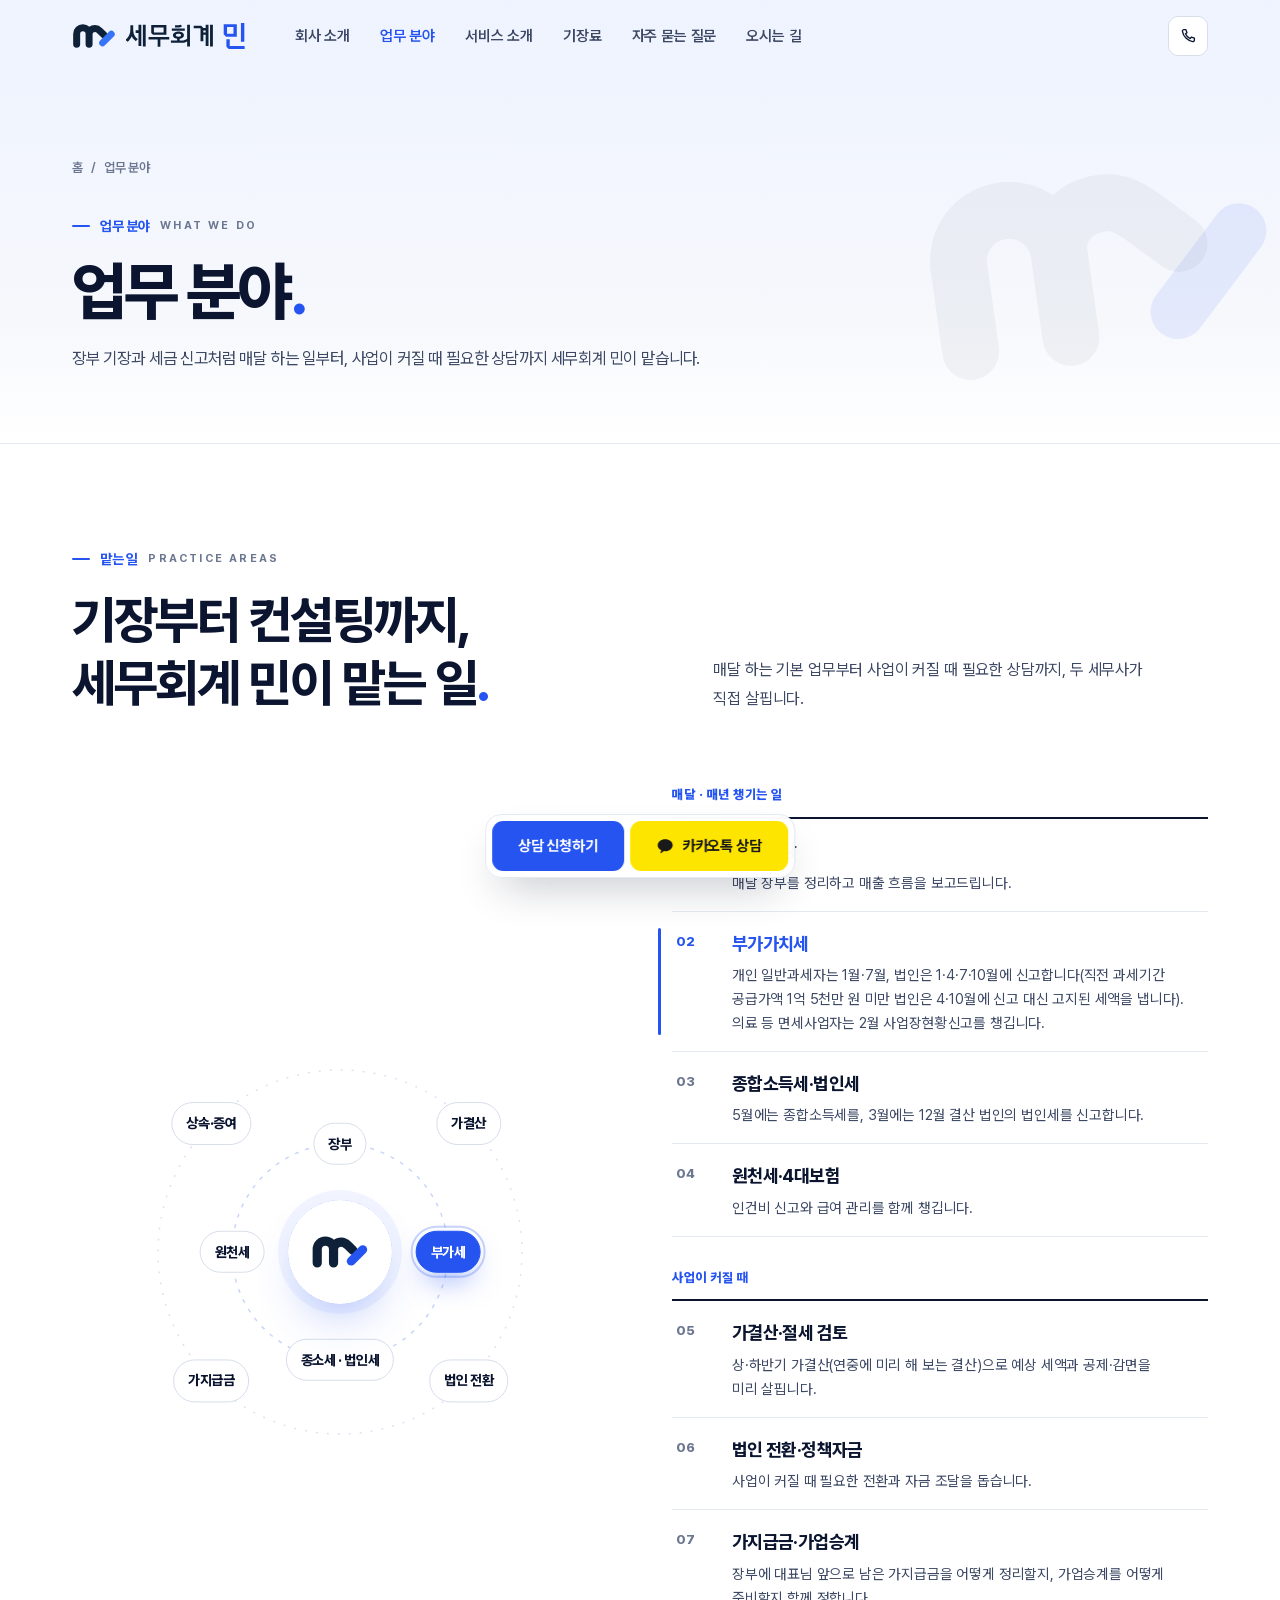
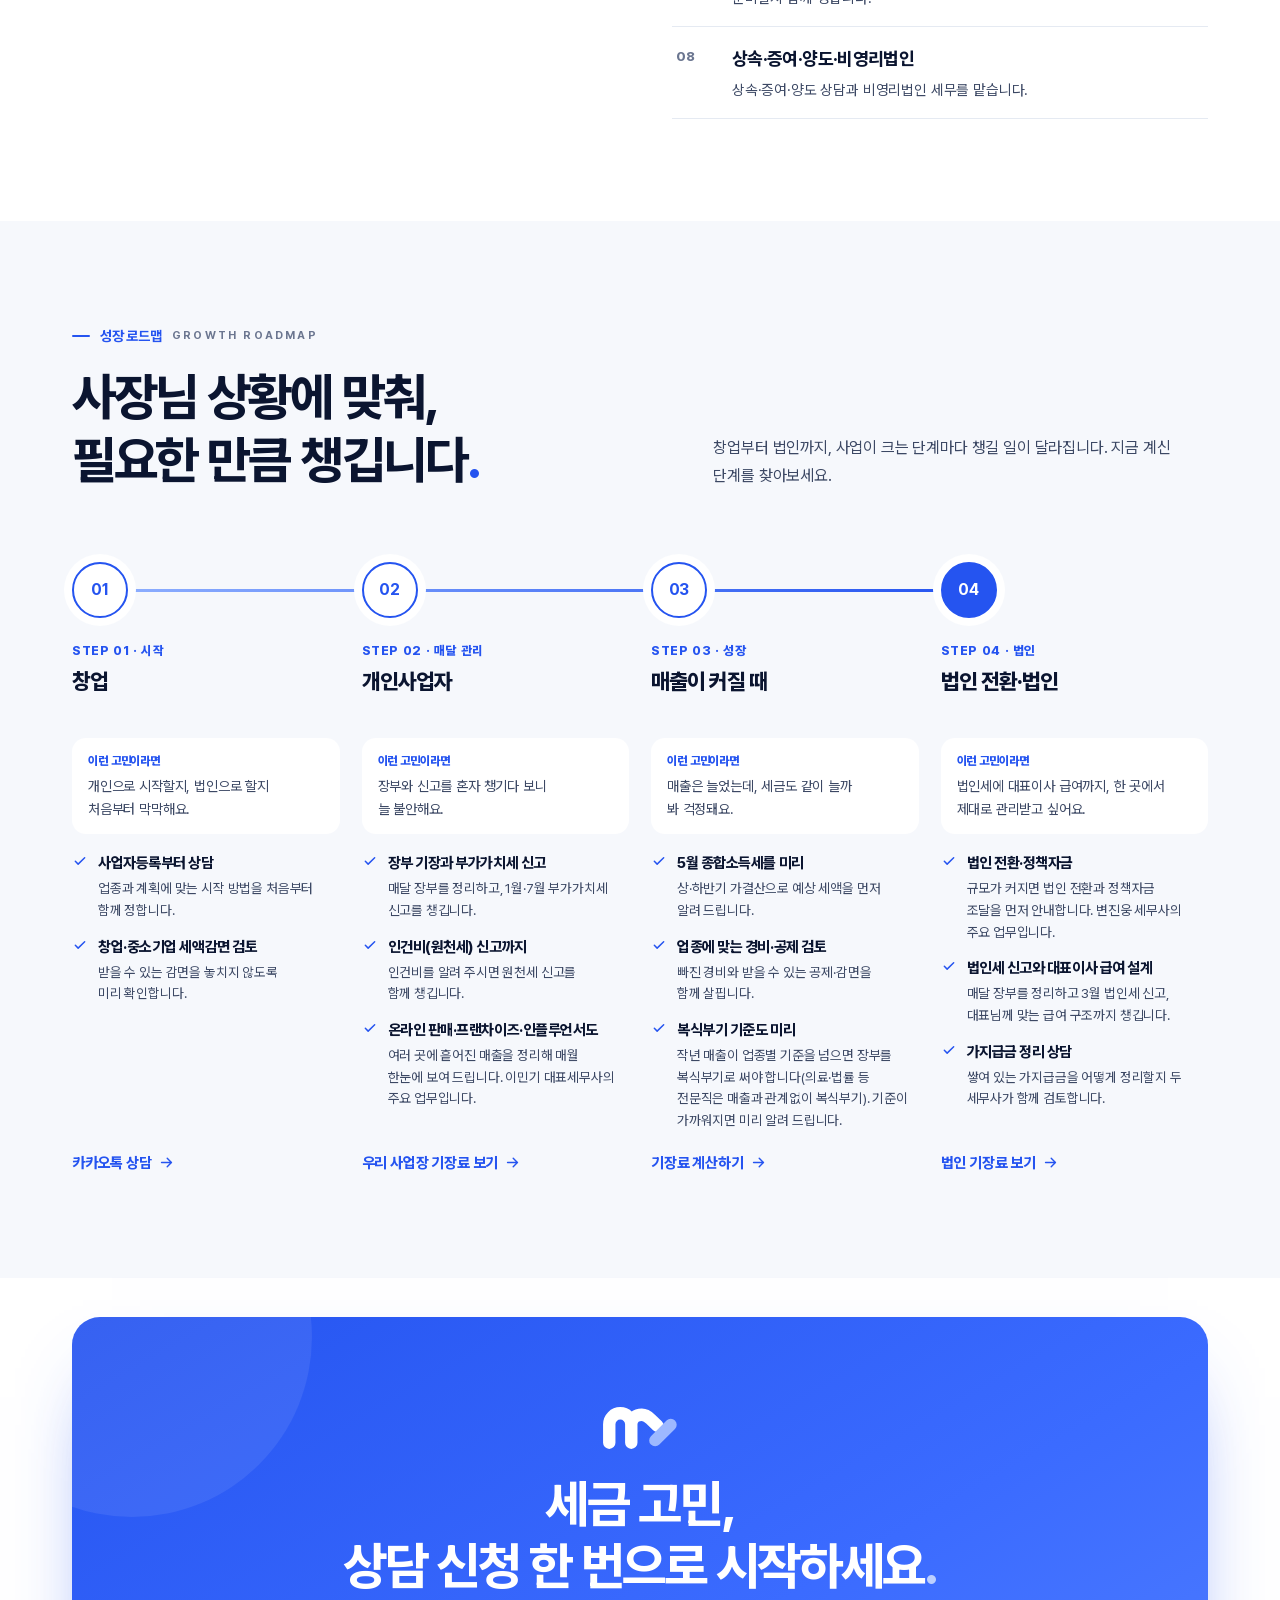
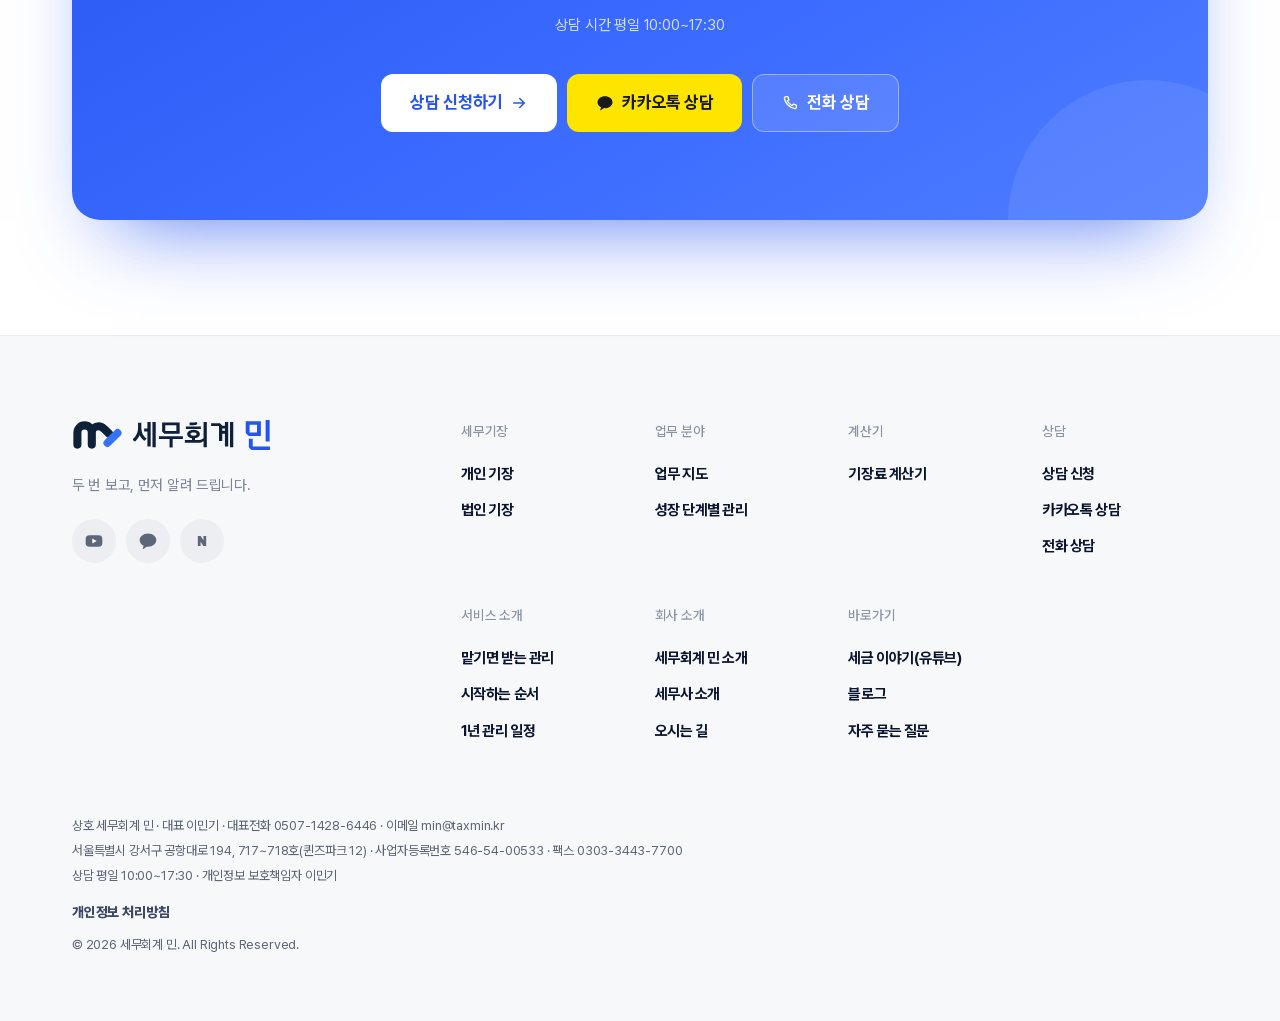
<file: services.html>
<!doctype html>
<html lang="ko" class="intro-done">
<head>
  <meta charset="utf-8">
  <meta name="robots" content="noindex, nofollow">
  <meta name="viewport" content="width=device-width, initial-scale=1, viewport-fit=cover">
  <title>업무 분야 | 세무회계 민</title>
  <meta name="description" content="세무회계 민이 맡는 일 — 장부 기장, 부가가치세·종합소득세·법인세 신고, 원천세, 가결산, 법인 전환까지 사업 형태별로 챙깁니다.">
  <meta name="theme-color" content="#F6F8FC">
  <link rel="canonical" href="https://taxmin.kr/services.html">
  <meta property="og:type" content="website">
  <meta property="og:site_name" content="세무회계 민">
  <meta property="og:locale" content="ko_KR">
  <meta property="og:url" content="https://taxmin.kr/services.html">
  <meta property="og:title" content="업무 분야 | 세무회계 민">
  <meta property="og:description" content="세무회계 민이 맡는 일 — 장부 기장, 부가가치세·종합소득세·법인세 신고, 원천세, 가결산, 법인 전환까지 사업 형태별로 챙깁니다.">
  <meta property="og:image" content="https://taxmin.kr/assets/og.jpg">
  <meta name="twitter:card" content="summary_large_image">
  <link rel="icon" href="assets/favicon.svg?v=20261022" type="image/svg+xml">
  <link rel="icon" href="assets/favicon-32.png?v=20261022" sizes="32x32" type="image/png">
  <link rel="apple-touch-icon" href="assets/logo/apple-touch-icon.png?v=20261022">
  <link rel="stylesheet" href="assets/fonts/pretendard/pretendard.css">
  <link rel="stylesheet" href="css/style.css?v=73806ec4">
  <script src="js/boot.js?v=de8ec58e"></script>
</head>
<body>

<svg width="0" height="0" style="position:absolute" aria-hidden="true" focusable="false">
  <symbol id="tm-symbol" viewBox="18 52 170 100"><path d="M36 134V94a24 24 0 0 1 48 0v40M84 94c0-13 10.5-21 23-21c8 0 13.5 4 19 9.5L141 97" fill="none" style="stroke:var(--mk,#0E2139)" stroke-width="27" stroke-linecap="round" stroke-linejoin="round"/><path d="M136 129L170 95" fill="none" style="stroke:var(--mc,#3673F7)" stroke-width="26" stroke-linecap="round"/></symbol><symbol id="min-wm" viewBox="0 0 923 202"><path style="fill:var(--wa,#0E2139)" fill-rule="evenodd" d="M132 13 153 13 153 183 132 183 132 182 131 182 131 14ZM426 13 428 13 428 15 430 17 430 20 431 20 431 22 433 24 433 27 434 27 431 30 429 30 429 31 426 31 426 32 423 32 423 33 413 34 413 35 381 35 381 17 413 17 413 16 423 15 423 14 426 14ZM475 13 497 13 497 183 475 183 475 141 471 145 466 147 465 149 460 150 458 152 449 153 449 154 349 154 349 135 397 135 397 123 382 119 379 116 377 116 376 114 374 114 369 109 369 107 367 106 366 101 365 101 365 89 366 89 366 86 369 83 369 81 373 77 375 77 377 74 379 74 379 73 381 73 385 70 391 69 391 68 403 67 403 66 420 67 420 68 425 68 425 69 428 69 428 70 431 70 431 71 435 72 436 74 438 74 439 76 441 76 445 80 445 82 447 83 447 85 449 87 449 91 450 91 450 99 449 99 449 103 448 103 447 107 439 115 437 115 436 117 434 117 430 120 427 120 427 121 418 122 418 124 417 124 417 135 448 135 448 134 453 134 453 133 462 131 465 128 467 128 468 126 470 126 471 124 473 124 475 122ZM653 13 675 13 675 182 674 182 674 183 653 183ZM98 14 118 14 119 15 119 179 97 179 97 77 75 77 75 57 97 57 97 15ZM620 14 640 14 641 15 641 178 640 179 619 179 619 92 601 92 601 141 579 141 579 41 526 41 526 22 585 22 590 27 600 36 600 39 619 39 619 15ZM196 16 313 16 314 17 314 92 211 92 204 86 196 77ZM34 18 56 18 56 59 57 59 57 68 58 68 60 83 61 83 61 86 62 86 62 89 63 89 63 92 64 92 65 96 67 97 68 101 73 106 73 108 77 111 77 113 82 118 84 118 88 123 91 124 91 126 77 140 75 140 56 122 56 120 53 118 53 116 51 115 51 113 49 112 49 110 46 106 46 104 44 103 42 110 40 111 39 115 37 116 37 118 35 119 35 121 33 122 31 127 27 130 27 132 14 145 12 145 10 142 8 142 7 140 5 140 4 138 2 138 0 136 0 127 11 117 11 115 17 109 17 107 19 106 21 100 23 99 23 97 25 95 25 92 26 92 26 90 28 88 28 85 29 85 29 82 30 82 30 78 31 78 31 74 32 74 32 68 33 68 33 55 34 55ZM217 35 217 73 218 74 292 74 292 35ZM356 43 456 43 457 44 457 61 356 61ZM601 58 601 73 619 73 619 58ZM400 84 400 85 396 85 396 86 394 86 394 87 392 87 388 90 388 92 387 92 388 100 391 101 394 104 397 104 397 105 413 106 413 105 421 104 421 103 423 103 427 100 427 98 428 98 427 90 424 87 416 85 416 84ZM175 109 335 109 336 110 336 128 268 128 268 129 267 129 267 185 246 185 246 128 175 128Z"/><path style="fill:var(--wb,#2554F0)" fill-rule="evenodd" d="M893 0 919 0 920 1 920 144 919 145 893 145ZM760 9 861 9 861 106 860 107 781 107 781 106 777 106 776 104 774 104 769 97 760 89 760 85 759 85 759 10ZM785 32 785 83 786 84 834 84 835 83 835 32ZM780 127 806 127 806 179 922 179 923 180 923 202 799 202 799 201 795 200 790 195 782 187 782 185 780 183Z"/></symbol>
  <symbol id="tm-mark" viewBox="18 52 170 100"><path d="M36 134V94a24 24 0 0 1 48 0v40M84 94c0-13 10.5-21 23-21c8 0 13.5 4 19 9.5L141 97" fill="none" stroke="currentColor" stroke-width="27" stroke-linecap="round" stroke-linejoin="round"/><path d="M136 129L170 95" fill="none" style="stroke:var(--chk,#3673F7)" stroke-width="26" stroke-linecap="round"/></symbol>
  <symbol id="tm-min" viewBox="-10 -10 140.3 142"><path fill="var(--ma, #2554F0)" d="M0 20L20 20L20 48L0 48Z"/><path fill="var(--ma, #2554F0)" d="M52 20L72 20L72 48L52 68Z"/><path fill="var(--mb, #5C82FF)" d="M0 0L52 0L72 20L0 20Z"/><path fill="var(--mb, #5C82FF)" d="M0 48L52 48L52 68L20 68Z"/><path fill="var(--ma, #2554F0)" d="M92 -10L112 -10L112 84L92 84Z"/><path fill="var(--ma, #2554F0)" d="M16 86L36 86L36 112L16 112Z"/><path fill="var(--mb, #5C82FF)" d="M16 112L116 112L116 132L36 132Z"/></symbol>
  <symbol id="i-arrow" viewBox="0 0 24 24"><path d="M5 12h13M13 6l6 6-6 6" fill="none" stroke="currentColor" stroke-width="2" stroke-linecap="round" stroke-linejoin="round"/></symbol>
  <symbol id="i-kakao" viewBox="0 0 24 24"><path fill="currentColor" d="M12 3C6.5 3 2 6.6 2 11c0 2.8 1.9 5.3 4.7 6.7l-.9 3.4c-.1.3.3.6.6.4l4-2.7c.5.1 1 .1 1.6.1 5.5 0 10-3.6 10-8S17.5 3 12 3z"/></symbol>
  <symbol id="i-phone" viewBox="0 0 24 24"><path fill="none" stroke="currentColor" stroke-width="1.8" stroke-linejoin="round" d="M6.6 3.5h2.6l1.4 4.1-2 1.5a12 12 0 0 0 6.3 6.3l1.5-2 4.1 1.4v2.6a2 2 0 0 1-2.2 2A16.5 16.5 0 0 1 4.6 5.7a2 2 0 0 1 2-2.2z"/></symbol>
  <symbol id="i-check" viewBox="0 0 24 24"><path d="M5 12.5l4.2 4.2L19 7" fill="none" stroke="currentColor" stroke-width="2.2" stroke-linecap="round" stroke-linejoin="round"/></symbol>
  <symbol id="i-play" viewBox="0 0 24 24"><path d="M9 6.8v10.4L17.6 12z" fill="currentColor"/></symbol>
  <symbol id="i-left" viewBox="0 0 24 24"><path d="M14.5 5.5L8 12l6.5 6.5" fill="none" stroke="currentColor" stroke-width="2.2" stroke-linecap="round" stroke-linejoin="round"/></symbol>
  <symbol id="i-right" viewBox="0 0 24 24"><path d="M9.5 5.5L16 12l-6.5 6.5" fill="none" stroke="currentColor" stroke-width="2.2" stroke-linecap="round" stroke-linejoin="round"/></symbol>
  <symbol id="i-yt" viewBox="0 0 24 24"><rect x="2" y="5" width="20" height="14" rx="4.5" fill="currentColor"/><path d="M10 9v6l5.2-3z" fill="#fff"/></symbol>
</svg>

<a class="skip-link" href="#main">본문으로 바로 가기</a>

<header class="site-header" id="site-header">
  <div class="wrap header-inner">
    <a class="brand" href="./" aria-label="세무회계 민 홈"><svg class="brand-ic" aria-hidden="true"><use href="#tm-symbol"/></svg><svg class="brand-wm2" viewBox="0 0 923 202" aria-hidden="true"><use href="#min-wm"/></svg></a>
    <nav class="nav" aria-label="주 메뉴"><a href="about.html">회사 소개</a><a href="services.html" class="on" aria-current="page">업무 분야</a><a href="how.html">서비스 소개</a><a href="pricing.html">기장료</a><a href="faq.html">자주 묻는 질문</a><a href="contact.html">오시는 길</a></nav>
    <div class="header-actions">
      <a class="btn btn-accent btn-sm btn-apply" href="#apply" data-apply aria-haspopup="dialog">상담 신청하기</a>
      <a class="btn btn-kakao btn-sm" href="https://pf.kakao.com/_Mxojqs/chat" target="_blank" rel="noopener" aria-label="카카오톡 상담"><svg class="ico" aria-hidden="true"><use href="#i-kakao"/></svg><span>카카오톡 상담</span></a>
      <a class="btn-tel" href="tel:0507-1428-6446" aria-label="전화 상담" title="전화 상담"><svg class="ico" aria-hidden="true"><use href="#i-phone"/></svg></a>
      <button class="menu-btn" type="button" aria-expanded="false" aria-controls="mobile-menu" aria-label="메뉴 열기"><span></span><span></span></button>
    </div>
  </div>
  <div class="mobile-menu" id="mobile-menu" hidden>
    <nav class="wrap" aria-label="모바일 메뉴"><a href="about.html"><span>01</span>회사 소개</a><a href="services.html" aria-current="page"><span>02</span>업무 분야</a><a href="how.html"><span>03</span>서비스 소개</a><a href="pricing.html"><span>04</span>기장료</a><a href="faq.html"><span>05</span>자주 묻는 질문</a><a href="contact.html"><span>06</span>오시는 길</a></nav>
    <div class="wrap mm-cta"><a class="btn btn-accent" href="#apply" data-apply aria-haspopup="dialog">상담 신청하기</a><a class="btn btn-kakao" href="https://pf.kakao.com/_Mxojqs/chat" target="_blank" rel="noopener"><svg class="ico" aria-hidden="true"><use href="#i-kakao"/></svg>카카오톡 상담</a><a class="btn btn-ghost" href="tel:0507-1428-6446"><svg class="ico" aria-hidden="true"><use href="#i-phone"/></svg>전화 상담</a></div>
  </div>
</header>

<main id="main">

  <section class="page-hero" aria-labelledby="page-title">
    <svg class="ph-mark" aria-hidden="true"><use href="#tm-mark"/></svg>
    <div class="wrap">
      <p class="crumbs"><a href="./">홈</a><span aria-hidden="true">/</span>업무 분야</p>
      <p class="label"><i></i>업무 분야 <em>WHAT WE DO</em></p>
      <h1 class="page-title" id="page-title">업무 분야<span class="dot-end">.</span></h1>
      <p class="page-lead">장부 기장과 세금 신고처럼 매달 하는 일부터, 사업이 커질 때 필요한 상담까지 세무회계 민이 맡습니다.</p>
    </div>
  </section>

  <section class="section fields" id="fields" aria-labelledby="fields-title">
    <div class="wrap">
      <div class="sec-head sec-head-row">
        <div>
          <p class="label"><i></i>맡는 일 <em>PRACTICE AREAS</em></p>
          <h2 class="display" id="fields-title">기장부터 컨설팅까지,<br>세무회계 민이 맡는 일<span class="dot-end">.</span></h2>
        </div>
        <p class="lead">매달 하는 기본 업무부터 사업이 커질 때 필요한 상담까지, 두 세무사가 직접 살핍니다.</p>
      </div>
      <div class="fmap-wrap">
        <div class="fmap reveal" aria-hidden="true">
          <svg class="fm-rings" viewBox="0 0 460 460"><circle class="fm-r1" cx="230" cy="230" r="108"/><circle class="fm-r2" cx="230" cy="230" r="182"/></svg>
          <span class="fm-pulse"></span><span class="fm-pulse fm-pulse-2"></span>
          <span class="fm-core"><svg><use href="#tm-mark"/></svg></span>
          <div class="fm-orbit fm-o1"><span class="fm-node" data-k="1" style="--a:-90deg"><b>장부</b></span><span class="fm-node" data-k="2" style="--a:0deg"><b>부가세</b></span><span class="fm-node" data-k="3" style="--a:90deg"><b>종소세 · 법인세</b></span><span class="fm-node" data-k="4" style="--a:180deg"><b>원천세</b></span></div>
          <div class="fm-orbit fm-o2"><span class="fm-node" data-k="5" style="--a:-45deg"><b>가결산</b></span><span class="fm-node" data-k="6" style="--a:45deg"><b>법인 전환</b></span><span class="fm-node" data-k="7" style="--a:135deg"><b>가지급금</b></span><span class="fm-node" data-k="8" style="--a:225deg"><b>상속·증여</b></span></div>
        </div>
        <div class="flist">
          <div class="fl-group reveal"><p class="fl-k">매달 · 매년 챙기는 일</p><ol class="fl-list"><li data-k="1"><span class="fl-no">01</span><div><h3>장부 기장</h3><p>매달 장부를 정리하고 매출 흐름을 보고드립니다.</p></div></li><li data-k="2"><span class="fl-no">02</span><div><h3>부가가치세</h3><p>개인 일반과세자는 1월·7월, 법인은 1·4·7·10월에 신고합니다(직전 과세기간 공급가액 1억 5천만 원 미만 법인은 4·10월에 신고 대신 고지된 세액을 냅니다). 의료 등 면세사업자는 2월 사업장현황신고를 챙깁니다.</p></div></li><li data-k="3"><span class="fl-no">03</span><div><h3>종합소득세·법인세</h3><p>5월에는 종합소득세를, 3월에는 12월 결산 법인의 법인세를 신고합니다.</p></div></li><li data-k="4"><span class="fl-no">04</span><div><h3>원천세·4대보험</h3><p>인건비 신고와 급여 관리를 함께 챙깁니다.</p></div></li></ol></div>
          <div class="fl-group reveal"><p class="fl-k">사업이 커질 때</p><ol class="fl-list"><li data-k="5"><span class="fl-no">05</span><div><h3>가결산·절세 검토</h3><p>상·하반기 가결산(연중에 미리 해 보는 결산)으로 예상 세액과 공제·감면을 미리 살핍니다.</p></div></li><li data-k="6"><span class="fl-no">06</span><div><h3>법인 전환·정책자금</h3><p>사업이 커질 때 필요한 전환과 자금 조달을 돕습니다.</p></div></li><li data-k="7"><span class="fl-no">07</span><div><h3>가지급금·가업승계</h3><p>장부에 대표님 앞으로 남은 가지급금을 어떻게 정리할지, 가업승계를 어떻게 준비할지 함께 정합니다.</p></div></li><li data-k="8"><span class="fl-no">08</span><div><h3>상속·증여·양도·비영리법인</h3><p>상속·증여·양도 상담과 비영리법인 세무를 맡습니다.</p></div></li></ol></div>
        </div>
      </div>
    </div>
  </section>

  <section class="section who" id="services">
    <div class="wrap">
      <div class="sec-head sec-head-row">
        <div>
          <p class="label"><i></i>성장 로드맵 <em>GROWTH ROADMAP</em></p>
          <h2 class="display">사장님 상황에 맞춰,<br>필요한 만큼 챙깁니다<span class="dot-end">.</span></h2>
        </div>
        <p class="lead">창업부터 법인까지, 사업이 크는 단계마다 챙길 일이 달라집니다. 지금 계신 단계를 찾아보세요.</p>
      </div>
      <div class="growmap reveal"><div class="rm-line" aria-hidden="true"><i></i><span class="rm-dot"></span></div><ol class="rm-stages"><li class="rm-stage" id="tab-start" style="--i:0"><span class="rm-node"><b>01</b></span><p class="rm-lab">STEP 01 · 시작</p><h3>창업</h3><p class="rm-quote"><span>이런 고민이라면</span>개인으로 시작할지, 법인으로 할지 처음부터 막막해요.</p><ul class="rm-list"><li><svg class="ico" aria-hidden="true"><use href="#i-check"/></svg><div><b>사업자등록부터 상담</b><p>업종과 계획에 맞는 시작 방법을 처음부터 함께 정합니다.</p></div></li><li><svg class="ico" aria-hidden="true"><use href="#i-check"/></svg><div><b>창업·중소기업 세액감면 검토</b><p>받을 수 있는 감면을 놓치지 않도록 미리 확인합니다.</p></div></li></ul><a class="rm-go" href="https://pf.kakao.com/_Mxojqs/chat" target="_blank" rel="noopener">카카오톡 상담<svg class="ico" aria-hidden="true"><use href="#i-arrow"/></svg></a></li><li class="rm-stage" id="tab-biz" style="--i:1"><span class="rm-node"><b>02</b></span><p class="rm-lab">STEP 02 · 매달 관리</p><h3>개인사업자</h3><p class="rm-quote"><span>이런 고민이라면</span>장부와 신고를 혼자 챙기다 보니 늘 불안해요.</p><ul class="rm-list"><li><svg class="ico" aria-hidden="true"><use href="#i-check"/></svg><div><b>장부 기장과 부가가치세 신고</b><p>매달 장부를 정리하고, 1월·7월 부가가치세 신고를 챙깁니다.</p></div></li><li><svg class="ico" aria-hidden="true"><use href="#i-check"/></svg><div><b>인건비(원천세) 신고까지</b><p>인건비를 알려 주시면 원천세 신고를 함께 챙깁니다.</p></div></li><li id="tab-online"><svg class="ico" aria-hidden="true"><use href="#i-check"/></svg><div><b>온라인 판매·프랜차이즈·인플루언서도</b><p>여러 곳에 흩어진 매출을 정리해 매월 한눈에 보여 드립니다. 이민기 대표세무사의 주요 업무입니다.</p></div></li></ul><a class="rm-go" href="pricing.html#calc">우리 사업장 기장료 보기<svg class="ico" aria-hidden="true"><use href="#i-arrow"/></svg></a></li><li class="rm-stage" id="tab-grow" style="--i:2"><span class="rm-node"><b>03</b></span><p class="rm-lab">STEP 03 · 성장</p><h3>매출이 커질 때</h3><p class="rm-quote"><span>이런 고민이라면</span>매출은 늘었는데, 세금도 같이 늘까 봐 걱정돼요.</p><ul class="rm-list"><li><svg class="ico" aria-hidden="true"><use href="#i-check"/></svg><div><b>5월 종합소득세를 미리</b><p>상·하반기 가결산으로 예상 세액을 먼저 알려 드립니다.</p></div></li><li><svg class="ico" aria-hidden="true"><use href="#i-check"/></svg><div><b>업종에 맞는 경비·공제 검토</b><p>빠진 경비와 받을 수 있는 공제·감면을 함께 살핍니다.</p></div></li><li><svg class="ico" aria-hidden="true"><use href="#i-check"/></svg><div><b>복식부기 기준도 미리</b><p>작년 매출이 업종별 기준을 넘으면 장부를 복식부기로 써야 합니다(의료·법률 등 전문직은 매출과 관계없이 복식부기). 기준이 가까워지면 미리 알려 드립니다.</p></div></li></ul><a class="rm-go" href="pricing.html#calc">기장료 계산하기<svg class="ico" aria-hidden="true"><use href="#i-arrow"/></svg></a></li><li class="rm-stage" id="tab-corp" style="--i:3"><span class="rm-node"><b>04</b></span><p class="rm-lab">STEP 04 · 법인</p><h3>법인 전환·법인</h3><p class="rm-quote"><span>이런 고민이라면</span>법인세에 대표이사 급여까지, 한 곳에서 제대로 관리받고 싶어요.</p><ul class="rm-list"><li><svg class="ico" aria-hidden="true"><use href="#i-check"/></svg><div><b>법인 전환·정책자금</b><p>규모가 커지면 법인 전환과 정책자금 조달을 먼저 안내합니다. 변진웅 세무사의 주요 업무입니다.</p></div></li><li><svg class="ico" aria-hidden="true"><use href="#i-check"/></svg><div><b>법인세 신고와 대표이사 급여 설계</b><p>매달 장부를 정리하고 3월 법인세 신고, 대표님께 맞는 급여 구조까지 챙깁니다.</p></div></li><li><svg class="ico" aria-hidden="true"><use href="#i-check"/></svg><div><b>가지급금 정리 상담</b><p>쌓여 있는 가지급금을 어떻게 정리할지 두 세무사가 함께 검토합니다.</p></div></li></ul><a class="rm-go" href="pricing.html#calc">법인 기장료 보기<svg class="ico" aria-hidden="true"><use href="#i-arrow"/></svg></a></li></ol></div>
    </div>
  </section>

  <section class="cta-band" aria-label="상담">
    <div class="wrap">
      <div class="contact-head reveal">
        <svg class="contact-mark" aria-hidden="true"><use href="#tm-mark"/></svg>
        <h2 class="display">세금 고민,<br>상담 신청 한 번으로 시작하세요<span class="dot-end">.</span></h2>
        <p class="contact-sub">상담 시간 평일 10:00~17:30</p>
        <div class="contact-cta">
          <a class="btn btn-accent btn-lg" href="#apply" data-apply aria-haspopup="dialog">상담 신청하기<svg class="ico" aria-hidden="true"><use href="#i-arrow"/></svg></a>
          <a class="btn btn-kakao btn-lg" href="https://pf.kakao.com/_Mxojqs/chat" target="_blank" rel="noopener"><svg class="ico" aria-hidden="true"><use href="#i-kakao"/></svg>카카오톡 상담</a>
          <a class="btn btn-ghost btn-lg" href="tel:0507-1428-6446"><svg class="ico" aria-hidden="true"><use href="#i-phone"/></svg>전화 상담</a>
        </div>
      </div>
    </div>
  </section>
</main>

<footer class="site-footer">
  <div class="wrap">
    <div class="ft-grid">
      <div class="ft-brand">
        <a class="footer-brand ft-logo" href="./" aria-label="세무회계 민 홈"><svg class="brand-ic" aria-hidden="true"><use href="#tm-symbol"/></svg><svg class="brand-wm2" viewBox="0 0 923 202" aria-hidden="true"><use href="#min-wm"/></svg></a>
        <p class="ft-tag">두 번 보고, 먼저 알려 드립니다.</p>
        <div class="ft-sns"><a href="https://www.youtube.com/@tax1Q_min" target="_blank" rel="noopener" aria-label="세무회계 민 유튜브"><svg class="ico" aria-hidden="true"><use href="#i-yt"/></svg></a><a href="https://pf.kakao.com/_Mxojqs/chat" target="_blank" rel="noopener" aria-label="카카오톡 상담"><svg class="ico" aria-hidden="true"><use href="#i-kakao"/></svg></a><a href="https://blog.naver.com/tax-min" target="_blank" rel="noopener" aria-label="세무회계 민 네이버 블로그"><svg viewBox="0 0 24 24" aria-hidden="true"><path d="M7 6h3.4l3.3 5V6H17v12h-3.4l-3.3-5v5H7z" fill="currentColor"/></svg></a></div>
      </div>
      <nav class="ft-cols" aria-label="바닥 메뉴"><div class="ft-col"><p class="ft-h">세무기장</p><a href="pricing.html#plans">개인 기장</a><a href="pricing.html#plans">법인 기장</a></div><div class="ft-col"><p class="ft-h">업무 분야</p><a href="services.html#fields">업무 지도</a><a href="services.html#services">성장 단계별 관리</a></div><div class="ft-col"><p class="ft-h">계산기</p><a href="pricing.html#calc">기장료 계산기</a></div><div class="ft-col"><p class="ft-h">상담</p><a href="#apply" data-apply aria-haspopup="dialog">상담 신청</a><a href="https://pf.kakao.com/_Mxojqs/chat" target="_blank" rel="noopener">카카오톡 상담</a><a href="tel:0507-1428-6446">전화 상담</a></div><div class="ft-col"><p class="ft-h">서비스 소개</p><a href="how.html#service">맡기면 받는 관리</a><a href="how.html#start">시작하는 순서</a><a href="how.html#process">1년 관리 일정</a></div><div class="ft-col"><p class="ft-h">회사 소개</p><a href="about.html">세무회계 민 소개</a><a href="about.html#team">세무사 소개</a><a href="contact.html">오시는 길</a></div><div class="ft-col"><p class="ft-h">바로가기</p><a href="https://www.youtube.com/@tax1Q_min" target="_blank" rel="noopener">세금 이야기(유튜브)</a><a href="https://blog.naver.com/tax-min" target="_blank" rel="noopener">블로그</a><a href="faq.html">자주 묻는 질문</a></div></nav>
    </div>
    <div class="ft-bottom">
      <p>상호 세무회계 민 · 대표 이민기 · 대표전화 <span class="nw">0507-1428-6446</span> · 이메일 <span class="nw">min@taxmin.kr</span></p>
      <p><span class="nw">서울특별시 강서구 공항대로 194,</span> <span class="nw">717~718호(퀸즈파크 12)</span> · 사업자등록번호 <span class="nw">546-54-00533</span> · 팩스 <span class="nw">0303-3443-7700</span></p>
      <p>상담 평일 10:00~17:30 · 개인정보 보호책임자 이민기</p>
      <p class="ft-legal"><a class="pv" href="privacy.html">개인정보 처리방침</a></p>
      <p class="ft-copy">© 2026 세무회계 민. All Rights Reserved.</p>
    </div>
  </div>
</footer>

<div class="float-cta" aria-label="빠른 상담">
  <a class="fc-apply" href="#apply" data-apply aria-haspopup="dialog">상담 신청하기</a>
  <a class="fc-kakao" href="https://pf.kakao.com/_Mxojqs/chat" target="_blank" rel="noopener"><svg class="ico" aria-hidden="true"><use href="#i-kakao"/></svg>카카오톡 상담</a>
</div>

<script src="js/logos.js?v=86c5545e"></script>
<script src="js/site.js?v=3e36ed98"></script>
<script src="js/fee.js?v=1a92f8ba"></script>
</body>
</html>
</file>
<file: assets/fonts/pretendard/pretendard.css>
/* Pretendard v1.3.9 (SIL Open Font License 1.1, 같은 폴더 LICENSE.txt) — 홈페이지 서버에 직접 둠(2026-10-20, 외부 배포망 jsDelivr 안 씀) */
/**
 * Minified by jsDelivr using clean-css v5.3.3.
 * Original file: /gh/orioncactus/pretendard@1.3.9/dist/web/variable/pretendardvariable-dynamic-subset.css
 *
 * Do NOT use SRI with dynamically generated files! More information: https://www.jsdelivr.com/using-sri-with-dynamic-files
 */
@font-face{font-family:'Pretendard Variable';font-style:normal;font-display:swap;font-weight:45 920;src:url(./woff2/PretendardVariable.subset.0.woff2) format('woff2-variations');unicode-range:U+f9ca-fa0b,U+ff03-ff05,U+ff07,U+ff0a-ff0b,U+ff0d-ff19,U+ff1b,U+ff1d,U+ff20-ff5b,U+ff5d,U+ffe0-ffe3,U+ffe5-ffe6}@font-face{font-family:'Pretendard Variable';font-style:normal;font-display:swap;font-weight:45 920;src:url(./woff2/PretendardVariable.subset.1.woff2) format('woff2-variations');unicode-range:U+d723-d728,U+d72a-d733,U+d735-d748,U+d74a-d74f,U+d752-d753,U+d755-d757,U+d75a-d75f,U+d762-d764,U+d766-d768,U+d76a-d76b,U+d76d-d76f,U+d771-d787,U+d789-d78b,U+d78d-d78f,U+d791-d797,U+d79a,U+d79c,U+d79e-d7a3,U+f900-f909,U+f90b-f92e}@font-face{font-family:'Pretendard Variable';font-style:normal;font-display:swap;font-weight:45 920;src:url(./woff2/PretendardVariable.subset.2.woff2) format('woff2-variations');unicode-range:U+d679-d68b,U+d68e-d69e,U+d6a0,U+d6a2-d6a7,U+d6a9-d6c3,U+d6c6-d6c7,U+d6c9-d6cb,U+d6cd-d6d3,U+d6d5-d6d6,U+d6d8-d6e3,U+d6e5-d6e7,U+d6e9-d6fb,U+d6fd-d717,U+d719-d71f,U+d721-d722}@font-face{font-family:'Pretendard Variable';font-style:normal;font-display:swap;font-weight:45 920;src:url(./woff2/PretendardVariable.subset.3.woff2) format('woff2-variations');unicode-range:U+d5bc-d5c7,U+d5ca-d5cb,U+d5cd-d5cf,U+d5d1-d5d7,U+d5d9-d5da,U+d5dc,U+d5de-d5e3,U+d5e6-d5e7,U+d5e9-d5eb,U+d5ed-d5f6,U+d5f8,U+d5fa-d5ff,U+d602-d603,U+d605-d607,U+d609-d60f,U+d612-d613,U+d616-d61b,U+d61d-d637,U+d63a-d63b,U+d63d-d63f,U+d641-d647,U+d64a-d64c,U+d64e-d653,U+d656-d657,U+d659-d65b,U+d65d-d666,U+d668,U+d66a-d678}@font-face{font-family:'Pretendard Variable';font-style:normal;font-display:swap;font-weight:45 920;src:url(./woff2/PretendardVariable.subset.4.woff2) format('woff2-variations');unicode-range:U+d507,U+d509-d50b,U+d50d-d513,U+d515-d53b,U+d53e-d53f,U+d541-d543,U+d545-d54c,U+d54e,U+d550,U+d552-d557,U+d55a-d55b,U+d55d-d55f,U+d561-d564,U+d566-d567,U+d56a,U+d56c,U+d56e-d573,U+d576-d577,U+d579-d583,U+d585-d586,U+d58a-d5a4,U+d5a6-d5bb}@font-face{font-family:'Pretendard Variable';font-style:normal;font-display:swap;font-weight:45 920;src:url(./woff2/PretendardVariable.subset.5.woff2) format('woff2-variations');unicode-range:U+d464-d477,U+d47a-d47b,U+d47d-d47f,U+d481-d487,U+d489-d48a,U+d48c,U+d48e-d4e7,U+d4e9-d503,U+d505-d506}@font-face{font-family:'Pretendard Variable';font-style:normal;font-display:swap;font-weight:45 920;src:url(./woff2/PretendardVariable.subset.6.woff2) format('woff2-variations');unicode-range:U+d3bf-d3c7,U+d3ca-d3cf,U+d3d1-d3eb,U+d3ee-d3ef,U+d3f1-d3f3,U+d3f5-d3fb,U+d3fd-d400,U+d402-d45b,U+d45d-d463}@font-face{font-family:'Pretendard Variable';font-style:normal;font-display:swap;font-weight:45 920;src:url(./woff2/PretendardVariable.subset.7.woff2) format('woff2-variations');unicode-range:U+d2ff,U+d302-d304,U+d306-d30b,U+d30f,U+d311-d313,U+d315-d31b,U+d31e,U+d322-d324,U+d326-d327,U+d32a-d32b,U+d32d-d32f,U+d331-d337,U+d339-d33c,U+d33e-d37b,U+d37e-d37f,U+d381-d383,U+d385-d38b,U+d38e-d390,U+d392-d397,U+d39a-d39b,U+d39d-d39f,U+d3a1-d3a7,U+d3a9-d3aa,U+d3ac,U+d3ae-d3b3,U+d3b5-d3b7,U+d3b9-d3bb,U+d3bd-d3be}@font-face{font-family:'Pretendard Variable';font-style:normal;font-display:swap;font-weight:45 920;src:url(./woff2/PretendardVariable.subset.8.woff2) format('woff2-variations');unicode-range:U+d257-d27f,U+d281-d29b,U+d29d-d29f,U+d2a1-d2ab,U+d2ad-d2b7,U+d2ba-d2bb,U+d2bd-d2bf,U+d2c1-d2c7,U+d2c9-d2ef,U+d2f2-d2f3,U+d2f5-d2f7,U+d2f9-d2fe}@font-face{font-family:'Pretendard Variable';font-style:normal;font-display:swap;font-weight:45 920;src:url(./woff2/PretendardVariable.subset.9.woff2) format('woff2-variations');unicode-range:U+d1b4,U+d1b6-d1f3,U+d1f5-d22b,U+d22e-d22f,U+d231-d233,U+d235-d23b,U+d23d-d240,U+d242-d256}@font-face{font-family:'Pretendard Variable';font-style:normal;font-display:swap;font-weight:45 920;src:url(./woff2/PretendardVariable.subset.10.woff2) format('woff2-variations');unicode-range:U+d105-d12f,U+d132-d133,U+d135-d137,U+d139-d13f,U+d141-d142,U+d144,U+d146-d14b,U+d14e-d14f,U+d151-d153,U+d155-d15b,U+d15e-d187,U+d189-d19f,U+d1a2-d1a3,U+d1a5-d1a7,U+d1a9-d1af,U+d1b2-d1b3}@font-face{font-family:'Pretendard Variable';font-style:normal;font-display:swap;font-weight:45 920;src:url(./woff2/PretendardVariable.subset.11.woff2) format('woff2-variations');unicode-range:U+d04b-d04f,U+d051-d057,U+d059-d06b,U+d06d-d06f,U+d071-d073,U+d075-d07b,U+d07e-d0a3,U+d0a6-d0a7,U+d0a9-d0ab,U+d0ad-d0b3,U+d0b6,U+d0b8,U+d0ba-d0bf,U+d0c2-d0c3,U+d0c5-d0c7,U+d0c9-d0cf,U+d0d2,U+d0d6-d0db,U+d0de-d0df,U+d0e1-d0e3,U+d0e5-d0eb,U+d0ee-d0f0,U+d0f2-d104}@font-face{font-family:'Pretendard Variable';font-style:normal;font-display:swap;font-weight:45 920;src:url(./woff2/PretendardVariable.subset.12.woff2) format('woff2-variations');unicode-range:U+cfa2-cfc3,U+cfc5-cfdf,U+cfe2-cfe3,U+cfe5-cfe7,U+cfe9-cff4,U+cff6-cffb,U+cffd-cfff,U+d001-d003,U+d005-d017,U+d019-d033,U+d036-d037,U+d039-d03b,U+d03d-d04a}@font-face{font-family:'Pretendard Variable';font-style:normal;font-display:swap;font-weight:45 920;src:url(./woff2/PretendardVariable.subset.13.woff2) format('woff2-variations');unicode-range:U+cef0-cef3,U+cef6,U+cef9-ceff,U+cf01-cf03,U+cf05-cf07,U+cf09-cf0f,U+cf11-cf12,U+cf14-cf1b,U+cf1d-cf1f,U+cf21-cf2f,U+cf31-cf53,U+cf56-cf57,U+cf59-cf5b,U+cf5d-cf63,U+cf66,U+cf68,U+cf6a-cf6f,U+cf71-cf84,U+cf86-cf8b,U+cf8d-cfa1}@font-face{font-family:'Pretendard Variable';font-style:normal;font-display:swap;font-weight:45 920;src:url(./woff2/PretendardVariable.subset.14.woff2) format('woff2-variations');unicode-range:U+ce3c-ce57,U+ce5a-ce5b,U+ce5d-ce5f,U+ce61-ce67,U+ce6a,U+ce6c,U+ce6e-ce73,U+ce76-ce77,U+ce79-ce7b,U+ce7d-ce83,U+ce85-ce88,U+ce8a-ce8f,U+ce91-ce93,U+ce95-ce97,U+ce99-ce9f,U+cea2,U+cea4-ceab,U+cead-cee3,U+cee6-cee7,U+cee9-ceeb,U+ceed-ceef}@font-face{font-family:'Pretendard Variable';font-style:normal;font-display:swap;font-weight:45 920;src:url(./woff2/PretendardVariable.subset.15.woff2) format('woff2-variations');unicode-range:U+cd92-cd93,U+cd96-cd97,U+cd99-cd9b,U+cd9d-cda3,U+cda6-cda8,U+cdaa-cdaf,U+cdb1-cdc3,U+cdc5-cdcb,U+cdcd-cde7,U+cde9-ce03,U+ce05-ce1f,U+ce22-ce34,U+ce36-ce3b}@font-face{font-family:'Pretendard Variable';font-style:normal;font-display:swap;font-weight:45 920;src:url(./woff2/PretendardVariable.subset.16.woff2) format('woff2-variations');unicode-range:U+ccef-cd07,U+cd0a-cd0b,U+cd0d-cd1a,U+cd1c,U+cd1e-cd2b,U+cd2d-cd5b,U+cd5d-cd77,U+cd79-cd91}@font-face{font-family:'Pretendard Variable';font-style:normal;font-display:swap;font-weight:45 920;src:url(./woff2/PretendardVariable.subset.17.woff2) format('woff2-variations');unicode-range:U+cc3f-cc43,U+cc46-cc47,U+cc49-cc4b,U+cc4d-cc53,U+cc55-cc58,U+cc5a-cc5f,U+cc61-cc97,U+cc9a-cc9b,U+cc9d-cc9f,U+cca1-cca7,U+ccaa,U+ccac,U+ccae-ccb3,U+ccb6-ccb7,U+ccb9-ccbb,U+ccbd-cccf,U+ccd1-cce3,U+cce5-ccee}@font-face{font-family:'Pretendard Variable';font-style:normal;font-display:swap;font-weight:45 920;src:url(./woff2/PretendardVariable.subset.18.woff2) format('woff2-variations');unicode-range:U+cb91-cbd3,U+cbd5-cbe3,U+cbe5-cc0b,U+cc0e-cc0f,U+cc11-cc13,U+cc15-cc1b,U+cc1d-cc20,U+cc23-cc27,U+cc2a-cc2b,U+cc2d,U+cc2f,U+cc31-cc37,U+cc3a,U+cc3c}@font-face{font-family:'Pretendard Variable';font-style:normal;font-display:swap;font-weight:45 920;src:url(./woff2/PretendardVariable.subset.19.woff2) format('woff2-variations');unicode-range:U+caf4-cb47,U+cb4a-cb90}@font-face{font-family:'Pretendard Variable';font-style:normal;font-display:swap;font-weight:45 920;src:url(./woff2/PretendardVariable.subset.20.woff2) format('woff2-variations');unicode-range:U+ca4a-ca4b,U+ca4e-ca4f,U+ca51-ca53,U+ca55-ca5b,U+ca5d-ca60,U+ca62-ca83,U+ca85-cabb,U+cabe-cabf,U+cac1-cac3,U+cac5-cacb,U+cacd-cad0,U+cad2,U+cad4-cad8,U+cada-caf3}@font-face{font-family:'Pretendard Variable';font-style:normal;font-display:swap;font-weight:45 920;src:url(./woff2/PretendardVariable.subset.21.woff2) format('woff2-variations');unicode-range:U+c996-c997,U+c99a-c99c,U+c99e-c9bf,U+c9c2-c9c3,U+c9c5-c9c7,U+c9c9-c9cf,U+c9d2,U+c9d4,U+c9d7-c9d8,U+c9db,U+c9de-c9df,U+c9e1-c9e3,U+c9e5-c9e6,U+c9e8-c9eb,U+c9ee-c9f0,U+c9f2-c9f7,U+c9f9-ca0b,U+ca0d-ca28,U+ca2a-ca49}@font-face{font-family:'Pretendard Variable';font-style:normal;font-display:swap;font-weight:45 920;src:url(./woff2/PretendardVariable.subset.22.woff2) format('woff2-variations');unicode-range:U+c8e9-c8f4,U+c8f6-c8fb,U+c8fe-c8ff,U+c901-c903,U+c905-c90b,U+c90e-c910,U+c912-c917,U+c919-c92b,U+c92d-c94f,U+c951-c953,U+c955-c96b,U+c96d-c973,U+c975-c987,U+c98a-c98b,U+c98d-c98f,U+c991-c995}@font-face{font-family:'Pretendard Variable';font-style:normal;font-display:swap;font-weight:45 920;src:url(./woff2/PretendardVariable.subset.23.woff2) format('woff2-variations');unicode-range:U+c841-c84b,U+c84d-c86f,U+c872-c873,U+c875-c877,U+c879-c87f,U+c882-c884,U+c887-c88a,U+c88d-c8c3,U+c8c5-c8df,U+c8e1-c8e8}@font-face{font-family:'Pretendard Variable';font-style:normal;font-display:swap;font-weight:45 920;src:url(./woff2/PretendardVariable.subset.24.woff2) format('woff2-variations');unicode-range:U+c779-c77b,U+c77e-c782,U+c786,U+c78b,U+c78d,U+c78f,U+c792-c793,U+c795,U+c797,U+c799-c79f,U+c7a2,U+c7a7-c7ab,U+c7ae-c7bb,U+c7bd-c7c0,U+c7c2-c7c7,U+c7c9-c7dc,U+c7de-c7ff,U+c802-c803,U+c805-c807,U+c809,U+c80b-c80f,U+c812,U+c814,U+c817-c81b,U+c81e-c81f,U+c821-c823,U+c825-c82e,U+c830-c837,U+c839-c83b,U+c83d-c840}@font-face{font-family:'Pretendard Variable';font-style:normal;font-display:swap;font-weight:45 920;src:url(./woff2/PretendardVariable.subset.25.woff2) format('woff2-variations');unicode-range:U+c6bb-c6bf,U+c6c2,U+c6c4,U+c6c6-c6cb,U+c6ce-c6cf,U+c6d1-c6d3,U+c6d5-c6db,U+c6dd-c6df,U+c6e1-c6e7,U+c6e9-c6eb,U+c6ed-c6ef,U+c6f1-c6f8,U+c6fa-c703,U+c705-c707,U+c709-c70b,U+c70d-c716,U+c718,U+c71a-c71f,U+c722-c723,U+c725-c727,U+c729-c734,U+c736-c73b,U+c73e-c73f,U+c741-c743,U+c745-c74b,U+c74e-c750,U+c752-c757,U+c759-c773,U+c776-c777}@font-face{font-family:'Pretendard Variable';font-style:normal;font-display:swap;font-weight:45 920;src:url(./woff2/PretendardVariable.subset.26.woff2) format('woff2-variations');unicode-range:U+c5f5-c5fb,U+c5fe,U+c602-c605,U+c607,U+c609-c60f,U+c611-c61a,U+c61c-c623,U+c626-c627,U+c629-c62b,U+c62d,U+c62f-c632,U+c636,U+c638,U+c63a-c63f,U+c642-c643,U+c645-c647,U+c649-c652,U+c656-c65b,U+c65d-c65f,U+c661-c663,U+c665-c677,U+c679-c67b,U+c67d-c693,U+c696-c697,U+c699-c69b,U+c69d-c6a3,U+c6a6,U+c6a8,U+c6aa-c6af,U+c6b2-c6b3,U+c6b5-c6b7,U+c6b9-c6ba}@font-face{font-family:'Pretendard Variable';font-style:normal;font-display:swap;font-weight:45 920;src:url(./woff2/PretendardVariable.subset.27.woff2) format('woff2-variations');unicode-range:U+c517-c527,U+c52a-c52b,U+c52d-c52f,U+c531-c538,U+c53a,U+c53c,U+c53e-c543,U+c546-c547,U+c54b,U+c54d-c552,U+c556,U+c55a-c55b,U+c55d,U+c55f,U+c562-c563,U+c565-c567,U+c569-c56f,U+c572,U+c574,U+c576-c57b,U+c57e-c57f,U+c581-c583,U+c585-c586,U+c588-c58b,U+c58e,U+c590,U+c592-c596,U+c599-c5b3,U+c5b6-c5b7,U+c5ba,U+c5be-c5c3,U+c5ca-c5cb,U+c5cd,U+c5cf,U+c5d2-c5d3,U+c5d5-c5d7,U+c5d9-c5df,U+c5e1-c5e2,U+c5e4,U+c5e6-c5eb,U+c5ef,U+c5f1-c5f3}@font-face{font-family:'Pretendard Variable';font-style:normal;font-display:swap;font-weight:45 920;src:url(./woff2/PretendardVariable.subset.28.woff2) format('woff2-variations');unicode-range:U+c475-c4ef,U+c4f2-c4f3,U+c4f5-c4f7,U+c4f9-c4ff,U+c502-c50b,U+c50d-c516}@font-face{font-family:'Pretendard Variable';font-style:normal;font-display:swap;font-weight:45 920;src:url(./woff2/PretendardVariable.subset.29.woff2) format('woff2-variations');unicode-range:U+c3d0-c3d7,U+c3da-c3db,U+c3dd-c3de,U+c3e1-c3ec,U+c3ee-c3f3,U+c3f5-c42b,U+c42d-c463,U+c466-c474}@font-face{font-family:'Pretendard Variable';font-style:normal;font-display:swap;font-weight:45 920;src:url(./woff2/PretendardVariable.subset.30.woff2) format('woff2-variations');unicode-range:U+c32b-c367,U+c36a-c36b,U+c36d-c36f,U+c371-c377,U+c37a-c37b,U+c37e-c383,U+c385-c387,U+c389-c3cf}@font-face{font-family:'Pretendard Variable';font-style:normal;font-display:swap;font-weight:45 920;src:url(./woff2/PretendardVariable.subset.31.woff2) format('woff2-variations');unicode-range:U+c26a-c26b,U+c26d-c26f,U+c271-c273,U+c275-c27b,U+c27e-c287,U+c289-c28f,U+c291-c297,U+c299-c29a,U+c29c-c2a3,U+c2a5-c2a7,U+c2a9-c2ab,U+c2ad-c2b3,U+c2b6,U+c2b8,U+c2ba-c2bb,U+c2bd-c2db,U+c2de-c2df,U+c2e1-c2e2,U+c2e5-c2ea,U+c2ee,U+c2f0,U+c2f2-c2f5,U+c2f7,U+c2fa-c2fb,U+c2fd-c2ff,U+c301-c307,U+c309-c30c,U+c30e-c312,U+c315-c323,U+c325-c328,U+c32a}@font-face{font-family:'Pretendard Variable';font-style:normal;font-display:swap;font-weight:45 920;src:url(./woff2/PretendardVariable.subset.32.woff2) format('woff2-variations');unicode-range:U+c1bc-c1c3,U+c1c5-c1df,U+c1e1-c1fb,U+c1fd-c203,U+c205-c20c,U+c20e,U+c210-c217,U+c21a-c21b,U+c21d-c21e,U+c221-c227,U+c229-c22a,U+c22c,U+c22e,U+c230,U+c233-c24f,U+c251-c257,U+c259-c269}@font-face{font-family:'Pretendard Variable';font-style:normal;font-display:swap;font-weight:45 920;src:url(./woff2/PretendardVariable.subset.33.woff2) format('woff2-variations');unicode-range:U+c101-c11b,U+c11f,U+c121-c123,U+c125-c12b,U+c12e,U+c132-c137,U+c13a-c13b,U+c13d-c13f,U+c141-c147,U+c14a,U+c14c-c153,U+c155-c157,U+c159-c15b,U+c15d-c166,U+c169-c16f,U+c171-c177,U+c179-c18b,U+c18e-c18f,U+c191-c193,U+c195-c19b,U+c19d-c19e,U+c1a0,U+c1a2-c1a4,U+c1a6-c1bb}@font-face{font-family:'Pretendard Variable';font-style:normal;font-display:swap;font-weight:45 920;src:url(./woff2/PretendardVariable.subset.34.woff2) format('woff2-variations');unicode-range:U+c049-c057,U+c059-c05b,U+c05d-c05f,U+c061-c067,U+c069-c08f,U+c091-c0ab,U+c0ae-c0af,U+c0b1-c0b3,U+c0b5,U+c0b7-c0bb,U+c0be,U+c0c2-c0c7,U+c0ca-c0cb,U+c0cd-c0cf,U+c0d1-c0d7,U+c0d9-c0da,U+c0dc,U+c0de-c0e3,U+c0e5-c0eb,U+c0ed-c0f3,U+c0f6,U+c0f8,U+c0fa-c0ff}@font-face{font-family:'Pretendard Variable';font-style:normal;font-display:swap;font-weight:45 920;src:url(./woff2/PretendardVariable.subset.35.woff2) format('woff2-variations');unicode-range:U+bfa7-bfaf,U+bfb1-bfc4,U+bfc6-bfcb,U+bfce-bfcf,U+bfd1-bfd3,U+bfd5-bfdb,U+bfdd-c048}@font-face{font-family:'Pretendard Variable';font-style:normal;font-display:swap;font-weight:45 920;src:url(./woff2/PretendardVariable.subset.36.woff2) format('woff2-variations');unicode-range:U+bf07,U+bf09-bf3f,U+bf41-bf4f,U+bf52-bf54,U+bf56-bfa6}@font-face{font-family:'Pretendard Variable';font-style:normal;font-display:swap;font-weight:45 920;src:url(./woff2/PretendardVariable.subset.37.woff2) format('woff2-variations');unicode-range:U+be56,U+be58,U+be5c-be5f,U+be62-be63,U+be65-be67,U+be69-be74,U+be76-be7b,U+be7e-be7f,U+be81-be8e,U+be90,U+be92-bea7,U+bea9-becf,U+bed2-bed3,U+bed5-bed6,U+bed9-bee3,U+bee6-bf06}@font-face{font-family:'Pretendard Variable';font-style:normal;font-display:swap;font-weight:45 920;src:url(./woff2/PretendardVariable.subset.38.woff2) format('woff2-variations');unicode-range:U+bdb0-bdd3,U+bdd5-bdef,U+bdf1-be0b,U+be0d-be0f,U+be11-be13,U+be15-be43,U+be46-be47,U+be49-be4b,U+be4d-be53}@font-face{font-family:'Pretendard Variable';font-style:normal;font-display:swap;font-weight:45 920;src:url(./woff2/PretendardVariable.subset.39.woff2) format('woff2-variations');unicode-range:U+bd03,U+bd06,U+bd08,U+bd0a-bd0f,U+bd11-bd22,U+bd25-bd47,U+bd49-bd58,U+bd5a-bd7f,U+bd82-bd83,U+bd85-bd87,U+bd8a-bd8f,U+bd91-bd92,U+bd94,U+bd96-bd98,U+bd9a-bdaf}@font-face{font-family:'Pretendard Variable';font-style:normal;font-display:swap;font-weight:45 920;src:url(./woff2/PretendardVariable.subset.40.woff2) format('woff2-variations');unicode-range:U+bc4e-bc83,U+bc86-bc87,U+bc89-bc8b,U+bc8d-bc93,U+bc96,U+bc98,U+bc9b-bc9f,U+bca2-bca3,U+bca5-bca7,U+bca9-bcb2,U+bcb4-bcbb,U+bcbe-bcbf,U+bcc1-bcc3,U+bcc5-bccc,U+bcce-bcd0,U+bcd2-bcd4,U+bcd6-bcf3,U+bcf7,U+bcf9-bcfb,U+bcfd-bd02}@font-face{font-family:'Pretendard Variable';font-style:normal;font-display:swap;font-weight:45 920;src:url(./woff2/PretendardVariable.subset.41.woff2) format('woff2-variations');unicode-range:U+bb90-bba3,U+bba5-bbab,U+bbad-bbbf,U+bbc1-bbf7,U+bbfa-bbfb,U+bbfd-bbfe,U+bc01-bc07,U+bc09-bc0a,U+bc0e,U+bc10,U+bc12-bc13,U+bc17,U+bc19-bc1a,U+bc1e,U+bc20-bc23,U+bc26,U+bc28,U+bc2a-bc2c,U+bc2e-bc2f,U+bc32-bc33,U+bc35-bc37,U+bc39-bc3f,U+bc41-bc42,U+bc44,U+bc46-bc48,U+bc4a-bc4d}@font-face{font-family:'Pretendard Variable';font-style:normal;font-display:swap;font-weight:45 920;src:url(./woff2/PretendardVariable.subset.42.woff2) format('woff2-variations');unicode-range:U+bae6-bafb,U+bafd-bb17,U+bb19-bb33,U+bb37,U+bb39-bb3a,U+bb3d-bb43,U+bb45-bb46,U+bb48,U+bb4a-bb4f,U+bb51-bb53,U+bb55-bb57,U+bb59-bb62,U+bb64-bb8f}@font-face{font-family:'Pretendard Variable';font-style:normal;font-display:swap;font-weight:45 920;src:url(./woff2/PretendardVariable.subset.43.woff2) format('woff2-variations');unicode-range:U+ba30-ba37,U+ba3a-ba3b,U+ba3d-ba3f,U+ba41-ba47,U+ba49-ba4a,U+ba4c,U+ba4e-ba53,U+ba56-ba57,U+ba59-ba5b,U+ba5d-ba63,U+ba65-ba66,U+ba68-ba6f,U+ba71-ba73,U+ba75-ba77,U+ba79-ba84,U+ba86,U+ba88-baa7,U+baaa,U+baad-baaf,U+bab1-bab7,U+baba,U+babc,U+babe-bae5}@font-face{font-family:'Pretendard Variable';font-style:normal;font-display:swap;font-weight:45 920;src:url(./woff2/PretendardVariable.subset.44.woff2) format('woff2-variations');unicode-range:U+b96e-b973,U+b976-b977,U+b979-b97b,U+b97d-b983,U+b986,U+b988,U+b98a-b98d,U+b98f-b9ab,U+b9ae-b9af,U+b9b1-b9b3,U+b9b5-b9bb,U+b9be,U+b9c0,U+b9c2-b9c7,U+b9ca-b9cb,U+b9cd,U+b9d2-b9d7,U+b9da,U+b9dc,U+b9df-b9e0,U+b9e2,U+b9e6-b9e7,U+b9e9-b9f3,U+b9f6,U+b9f8,U+b9fb-ba2f}@font-face{font-family:'Pretendard Variable';font-style:normal;font-display:swap;font-weight:45 920;src:url(./woff2/PretendardVariable.subset.45.woff2) format('woff2-variations');unicode-range:U+b8bf-b8cb,U+b8cd-b8e0,U+b8e2-b8e7,U+b8ea-b8eb,U+b8ed-b8ef,U+b8f1-b8f7,U+b8fa,U+b8fc,U+b8fe-b903,U+b905-b917,U+b919-b91f,U+b921-b93b,U+b93d-b957,U+b95a-b95b,U+b95d-b95f,U+b961-b967,U+b969-b96c}@font-face{font-family:'Pretendard Variable';font-style:normal;font-display:swap;font-weight:45 920;src:url(./woff2/PretendardVariable.subset.46.woff2) format('woff2-variations');unicode-range:U+b80d-b80f,U+b811-b817,U+b81a,U+b81c-b823,U+b826-b827,U+b829-b82b,U+b82d-b833,U+b836,U+b83a-b83f,U+b841-b85b,U+b85e-b85f,U+b861-b863,U+b865-b86b,U+b86e,U+b870,U+b872-b8af,U+b8b1-b8be}@font-face{font-family:'Pretendard Variable';font-style:normal;font-display:swap;font-weight:45 920;src:url(./woff2/PretendardVariable.subset.47.woff2) format('woff2-variations');unicode-range:U+b74d-b75f,U+b761-b763,U+b765-b774,U+b776-b77b,U+b77e-b77f,U+b781-b783,U+b785-b78b,U+b78e,U+b792-b796,U+b79a-b79b,U+b79d-b7a7,U+b7aa,U+b7ae-b7b3,U+b7b6-b7c8,U+b7ca-b7eb,U+b7ee-b7ef,U+b7f1-b7f3,U+b7f5-b7fb,U+b7fe,U+b802-b806,U+b80a-b80b}@font-face{font-family:'Pretendard Variable';font-style:normal;font-display:swap;font-weight:45 920;src:url(./woff2/PretendardVariable.subset.48.woff2) format('woff2-variations');unicode-range:U+b6a7-b6aa,U+b6ac-b6b0,U+b6b2-b6ef,U+b6f1-b727,U+b72a-b72b,U+b72d-b72e,U+b731-b737,U+b739-b73a,U+b73c-b743,U+b745-b74c}@font-face{font-family:'Pretendard Variable';font-style:normal;font-display:swap;font-weight:45 920;src:url(./woff2/PretendardVariable.subset.49.woff2) format('woff2-variations');unicode-range:U+b605-b60f,U+b612-b617,U+b619-b624,U+b626-b69b,U+b69e-b6a3,U+b6a5-b6a6}@font-face{font-family:'Pretendard Variable';font-style:normal;font-display:swap;font-weight:45 920;src:url(./woff2/PretendardVariable.subset.50.woff2) format('woff2-variations');unicode-range:U+b55f,U+b562-b583,U+b585-b59f,U+b5a2-b5a3,U+b5a5-b5a7,U+b5a9-b5b2,U+b5b5-b5ba,U+b5bd-b604}@font-face{font-family:'Pretendard Variable';font-style:normal;font-display:swap;font-weight:45 920;src:url(./woff2/PretendardVariable.subset.51.woff2) format('woff2-variations');unicode-range:U+b4a5-b4b6,U+b4b8-b4bf,U+b4c1-b4c7,U+b4c9-b4db,U+b4de-b4df,U+b4e1-b4e2,U+b4e5-b4eb,U+b4ee,U+b4f0,U+b4f2-b513,U+b516-b517,U+b519-b51a,U+b51d-b523,U+b526,U+b528,U+b52b-b52f,U+b532-b533,U+b535-b537,U+b539-b53f,U+b541-b544,U+b546-b54b,U+b54d-b54f,U+b551-b55b,U+b55d-b55e}@font-face{font-family:'Pretendard Variable';font-style:normal;font-display:swap;font-weight:45 920;src:url(./woff2/PretendardVariable.subset.52.woff2) format('woff2-variations');unicode-range:U+b3f8-b3fb,U+b3fd-b40f,U+b411-b417,U+b419-b41b,U+b41d-b41f,U+b421-b427,U+b42a-b42b,U+b42d-b44f,U+b452-b453,U+b455-b457,U+b459-b45f,U+b462-b464,U+b466-b46b,U+b46d-b47f,U+b481-b4a3}@font-face{font-family:'Pretendard Variable';font-style:normal;font-display:swap;font-weight:45 920;src:url(./woff2/PretendardVariable.subset.53.woff2) format('woff2-variations');unicode-range:U+b342-b353,U+b356-b357,U+b359-b35b,U+b35d-b35e,U+b360-b363,U+b366,U+b368,U+b36a-b36d,U+b36f,U+b372-b373,U+b375-b377,U+b379-b37f,U+b381-b382,U+b384,U+b386-b38b,U+b38d-b3c3,U+b3c6-b3c7,U+b3c9-b3ca,U+b3cd-b3d3,U+b3d6,U+b3d8,U+b3da-b3f7}@font-face{font-family:'Pretendard Variable';font-style:normal;font-display:swap;font-weight:45 920;src:url(./woff2/PretendardVariable.subset.54.woff2) format('woff2-variations');unicode-range:U+b27c-b283,U+b285-b28f,U+b292-b293,U+b295-b297,U+b29a-b29f,U+b2a1-b2a4,U+b2a7-b2a9,U+b2ab,U+b2ad-b2c7,U+b2ca-b2cb,U+b2cd-b2cf,U+b2d1-b2d7,U+b2da,U+b2dc,U+b2de-b2e3,U+b2e7,U+b2e9-b2ea,U+b2ef-b2f3,U+b2f6,U+b2f8,U+b2fa-b2fb,U+b2fd-b2fe,U+b302-b303,U+b305-b307,U+b309-b30f,U+b312,U+b316-b31b,U+b31d-b341}@font-face{font-family:'Pretendard Variable';font-style:normal;font-display:swap;font-weight:45 920;src:url(./woff2/PretendardVariable.subset.55.woff2) format('woff2-variations');unicode-range:U+b1d6-b1e7,U+b1e9-b1fc,U+b1fe-b203,U+b206-b207,U+b209-b20b,U+b20d-b213,U+b216-b21f,U+b221-b257,U+b259-b273,U+b275-b27b}@font-face{font-family:'Pretendard Variable';font-style:normal;font-display:swap;font-weight:45 920;src:url(./woff2/PretendardVariable.subset.56.woff2) format('woff2-variations');unicode-range:U+b120-b122,U+b126-b127,U+b129-b12b,U+b12d-b133,U+b136,U+b138,U+b13a-b13f,U+b142-b143,U+b145-b14f,U+b151-b153,U+b156-b157,U+b159-b177,U+b17a-b17b,U+b17d-b17f,U+b181-b187,U+b189-b18c,U+b18e-b191,U+b195-b1a7,U+b1a9-b1cb,U+b1cd-b1d5}@font-face{font-family:'Pretendard Variable';font-style:normal;font-display:swap;font-weight:45 920;src:url(./woff2/PretendardVariable.subset.57.woff2) format('woff2-variations');unicode-range:U+b05f-b07b,U+b07e-b07f,U+b081-b083,U+b085-b08b,U+b08d-b097,U+b09b,U+b09d-b09f,U+b0a2-b0a7,U+b0aa,U+b0b0,U+b0b2,U+b0b6-b0b7,U+b0b9-b0bb,U+b0bd-b0c3,U+b0c6-b0c7,U+b0ca-b0cf,U+b0d1-b0df,U+b0e1-b0e4,U+b0e6-b107,U+b10a-b10b,U+b10d-b10f,U+b111-b112,U+b114-b117,U+b119-b11a,U+b11c-b11f}@font-face{font-family:'Pretendard Variable';font-style:normal;font-display:swap;font-weight:45 920;src:url(./woff2/PretendardVariable.subset.58.woff2) format('woff2-variations');unicode-range:U+afac-afb7,U+afba-afbb,U+afbd-afbf,U+afc1-afc6,U+afca-afcc,U+afce-afd3,U+afd5-afe7,U+afe9-afef,U+aff1-b00b,U+b00d-b00f,U+b011-b013,U+b015-b01b,U+b01d-b027,U+b029-b043,U+b045-b047,U+b049,U+b04b,U+b04d-b052,U+b055-b056,U+b058-b05c,U+b05e}@font-face{font-family:'Pretendard Variable';font-style:normal;font-display:swap;font-weight:45 920;src:url(./woff2/PretendardVariable.subset.59.woff2) format('woff2-variations');unicode-range:U+af03-af07,U+af09-af2b,U+af2e-af33,U+af35-af3b,U+af3e-af40,U+af44-af47,U+af4a-af5c,U+af5e-af63,U+af65-af7f,U+af81-afab}@font-face{font-family:'Pretendard Variable';font-style:normal;font-display:swap;font-weight:45 920;src:url(./woff2/PretendardVariable.subset.60.woff2) format('woff2-variations');unicode-range:U+ae56-ae5b,U+ae5e-ae60,U+ae62-ae64,U+ae66-ae67,U+ae69-ae6b,U+ae6d-ae83,U+ae85-aebb,U+aebf,U+aec1-aec3,U+aec5-aecb,U+aece,U+aed0,U+aed2-aed7,U+aed9-aef3,U+aef5-af02}@font-face{font-family:'Pretendard Variable';font-style:normal;font-display:swap;font-weight:45 920;src:url(./woff2/PretendardVariable.subset.61.woff2) format('woff2-variations');unicode-range:U+ad9c-ada3,U+ada5-adbf,U+adc1-adc3,U+adc5-adc7,U+adc9-add2,U+add4-addb,U+addd-addf,U+ade1-ade3,U+ade5-adf7,U+adfa-adfb,U+adfd-adff,U+ae02-ae07,U+ae0a,U+ae0c,U+ae0e-ae13,U+ae15-ae2f,U+ae31-ae33,U+ae35-ae37,U+ae39-ae3f,U+ae42,U+ae44,U+ae46-ae49,U+ae4b,U+ae4f,U+ae51-ae53,U+ae55}@font-face{font-family:'Pretendard Variable';font-style:normal;font-display:swap;font-weight:45 920;src:url(./woff2/PretendardVariable.subset.62.woff2) format('woff2-variations');unicode-range:U+ace2-ace3,U+ace5-ace6,U+ace9-acef,U+acf2,U+acf4,U+acf7-acfb,U+acfe-acff,U+ad01-ad03,U+ad05-ad0b,U+ad0d-ad10,U+ad12-ad1b,U+ad1d-ad33,U+ad35-ad48,U+ad4a-ad4f,U+ad51-ad6b,U+ad6e-ad6f,U+ad71-ad72,U+ad77-ad7c,U+ad7e,U+ad80,U+ad82-ad87,U+ad89-ad8b,U+ad8d-ad8f,U+ad91-ad9b}@font-face{font-family:'Pretendard Variable';font-style:normal;font-display:swap;font-weight:45 920;src:url(./woff2/PretendardVariable.subset.63.woff2) format('woff2-variations');unicode-range:U+ac25-ac2c,U+ac2e,U+ac30,U+ac32-ac37,U+ac39-ac3f,U+ac41-ac4c,U+ac4e-ac6f,U+ac72-ac73,U+ac75-ac76,U+ac79-ac7f,U+ac82,U+ac84-ac88,U+ac8a-ac8b,U+ac8d-ac8f,U+ac91-ac93,U+ac95-ac9b,U+ac9d-ac9e,U+aca1-aca7,U+acab,U+acad-acaf,U+acb1-acb7,U+acba-acbb,U+acbe-acc0,U+acc2-acc3,U+acc5-acdf}@font-face{font-family:'Pretendard Variable';font-style:normal;font-display:swap;font-weight:45 920;src:url(./woff2/PretendardVariable.subset.64.woff2) format('woff2-variations');unicode-range:U+99df,U+99ed,U+99f1,U+99ff,U+9a01,U+9a08,U+9a0e-9a0f,U+9a19,U+9a2b,U+9a30,U+9a36-9a37,U+9a40,U+9a43,U+9a45,U+9a4d,U+9a55,U+9a57,U+9a5a-9a5b,U+9a5f,U+9a62,U+9a65,U+9a69-9a6a,U+9aa8,U+9ab8,U+9ad3,U+9ae5,U+9aee,U+9b1a,U+9b27,U+9b2a,U+9b31,U+9b3c,U+9b41-9b45,U+9b4f,U+9b54,U+9b5a,U+9b6f,U+9b8e,U+9b91,U+9b9f,U+9bab,U+9bae,U+9bc9,U+9bd6,U+9be4,U+9be8,U+9c0d,U+9c10,U+9c12,U+9c15,U+9c25,U+9c32,U+9c3b,U+9c47,U+9c49,U+9c57,U+9ce5,U+9ce7,U+9ce9,U+9cf3-9cf4,U+9cf6,U+9d09,U+9d1b,U+9d26,U+9d28,U+9d3b,U+9d51,U+9d5d,U+9d60-9d61,U+9d6c,U+9d72,U+9da9,U+9daf,U+9db4,U+9dc4,U+9dd7,U+9df2,U+9df8-9dfa,U+9e1a,U+9e1e,U+9e75,U+9e79,U+9e7d,U+9e7f,U+9e92-9e93,U+9e97,U+9e9d,U+9e9f,U+9ea5,U+9eb4-9eb5,U+9ebb,U+9ebe,U+9ec3,U+9ecd-9ece,U+9ed4,U+9ed8,U+9edb-9edc,U+9ede,U+9ee8,U+9ef4,U+9f07-9f08,U+9f0e,U+9f13,U+9f20,U+9f3b,U+9f4a-9f4b,U+9f4e,U+9f52,U+9f5f,U+9f61,U+9f67,U+9f6a,U+9f6c,U+9f77,U+9f8d,U+9f90,U+9f95,U+9f9c,U+ac02-ac03,U+ac05-ac06,U+ac09-ac0f,U+ac17-ac18,U+ac1b,U+ac1e-ac1f,U+ac21-ac23}@font-face{font-family:'Pretendard Variable';font-style:normal;font-display:swap;font-weight:45 920;src:url(./woff2/PretendardVariable.subset.65.woff2) format('woff2-variations');unicode-range:U+338c-339c,U+339f-33a0,U+33a2-33cb,U+33cf-33d0,U+33d3,U+33d6,U+33d8,U+33db-33dd,U+4e01,U+4e03,U+4e07-4e08,U+4e11,U+4e14-4e15,U+4e18-4e19,U+4e1e,U+4e32,U+4e38-4e39,U+4e42-4e43,U+4e45,U+4e4d-4e4f,U+4e56,U+4e58-4e59,U+4e5d-4e5e,U+4e6b,U+4e6d,U+4e73,U+4e76-4e77,U+4e7e,U+4e82,U+4e86,U+4e88,U+4e8e,U+4e90-4e92,U+4e94-4e95,U+4e98,U+4e9b,U+4e9e,U+4ea1-4ea2,U+4ea4-4ea6,U+4ea8,U+4eab,U+4ead-4eae,U+4eb6,U+4ec0-4ec1,U+4ec4,U+4ec7,U+4ecb,U+4ecd,U+4ed4-4ed5,U+4ed7-4ed9,U+4edd,U+4edf,U+4ee4,U+4ef0,U+4ef2,U+4ef6-4ef7,U+4efb,U+4f01,U+4f09,U+4f0b,U+4f0d-4f11,U+4f2f,U+4f34,U+4f36,U+4f38,U+4f3a,U+4f3c-4f3d}@font-face{font-family:'Pretendard Variable';font-style:normal;font-display:swap;font-weight:45 920;src:url(./woff2/PretendardVariable.subset.66.woff2) format('woff2-variations');unicode-range:U+3136,U+3138,U+313a-3140,U+3143-3144,U+3150,U+3152,U+3154-3156,U+3158-315b,U+315d-315f,U+3162,U+3164-318c,U+318e,U+3200-321b,U+3231,U+3239,U+3251-325a,U+3260-327b,U+327e-327f,U+328a-3290,U+3294,U+329e,U+32a5,U+3380-3384,U+3388-338b}@font-face{font-family:'Pretendard Variable';font-style:normal;font-display:swap;font-weight:45 920;src:url(./woff2/PretendardVariable.subset.67.woff2) format('woff2-variations');unicode-range:U+2f7d,U+2f7f-2f8b,U+2f8e-2f90,U+2f92-2f97,U+2f99-2fa0,U+2fa2-2fa3,U+2fa5-2fa9,U+2fac-2fb1,U+2fb3-2fbc,U+2fc1-2fca,U+2fcd-2fd4,U+3003,U+3012-3019,U+301c,U+301e-3020,U+3036,U+3041,U+3043,U+3045,U+3047,U+3049,U+304e,U+3050,U+3052,U+3056,U+305a,U+305c,U+305e,U+3062,U+3065,U+306c,U+3070-307d,U+3080,U+3085,U+3087,U+308e,U+3090-3091,U+30a1,U+30a5,U+30a9,U+30ae,U+30b1-30b2,U+30b4,U+30b6,U+30bc-30be,U+30c2,U+30c5,U+30cc,U+30d2,U+30d4,U+30d8-30dd,U+30e4,U+30e6,U+30e8,U+30ee,U+30f0-30f2,U+30f4-30f6,U+3133,U+3135}@font-face{font-family:'Pretendard Variable';font-style:normal;font-display:swap;font-weight:45 920;src:url(./woff2/PretendardVariable.subset.68.woff2) format('woff2-variations');unicode-range:U+2541-254b,U+25a4-25a9,U+25b1,U+25b5,U+25b9,U+25bf,U+25c1,U+25c3,U+25c9-25ca,U+25cc,U+25ce,U+25d0-25d1,U+25e6,U+25ef,U+260f,U+261d,U+261f,U+262f,U+2660,U+2664,U+2667-2669,U+266d,U+266f,U+2716,U+271a,U+273d,U+2756,U+2776-277f,U+278a-2793,U+2963,U+2965,U+2ac5-2ac6,U+2acb-2acc,U+2f00,U+2f04,U+2f06,U+2f08,U+2f0a-2f0b,U+2f11-2f12,U+2f14,U+2f17-2f18,U+2f1c-2f1d,U+2f1f-2f20,U+2f23-2f26,U+2f28-2f29,U+2f2b,U+2f2d,U+2f2f-2f32,U+2f38,U+2f3c-2f40,U+2f42-2f4c,U+2f4f-2f52,U+2f54-2f58,U+2f5a-2f66,U+2f69-2f70,U+2f72-2f76,U+2f78,U+2f7a-2f7c}@font-face{font-family:'Pretendard Variable';font-style:normal;font-display:swap;font-weight:45 920;src:url(./woff2/PretendardVariable.subset.69.woff2) format('woff2-variations');unicode-range:U+2479-2487,U+249c-24d1,U+24d3-24d7,U+24d9-24e9,U+24eb-24f4,U+2500-2501,U+2503,U+250c-2513,U+2515-2516,U+2518-2540}@font-face{font-family:'Pretendard Variable';font-style:normal;font-display:swap;font-weight:45 920;src:url(./woff2/PretendardVariable.subset.70.woff2) format('woff2-variations');unicode-range:U+215b-215e,U+2162-2169,U+2170-2179,U+2195-2199,U+21b0-21b4,U+21bc,U+21c0,U+21c4-21c5,U+21cd,U+21cf-21d4,U+21e0-21e3,U+21e6-21e9,U+2200,U+2202-2203,U+2206-2209,U+220b-220c,U+220f,U+2211,U+2213,U+221a,U+221d-2220,U+2222,U+2225-2227,U+2229-222c,U+222e,U+2234-2237,U+223d,U+2243,U+2245,U+2248,U+2250-2253,U+225a,U+2260-2262,U+2264-2267,U+226a-226b,U+226e-2273,U+2276-2277,U+2279-227b,U+2280-2287,U+228a-228b,U+2295-2297,U+22a3-22a5,U+22bb-22bc,U+22ce-22cf,U+22da-22db,U+22ee-22ef,U+2306,U+2312,U+2314,U+2467-2478}@font-face{font-family:'Pretendard Variable';font-style:normal;font-display:swap;font-weight:45 920;src:url(./woff2/PretendardVariable.subset.71.woff2) format('woff2-variations');unicode-range:U+81-82,U+84,U+a2-a5,U+a7-a8,U+aa,U+ac,U+b1-b3,U+b6,U+b8-ba,U+bc-be,U+c0,U+c2,U+c6-cb,U+ce-d0,U+d4,U+d8-d9,U+db-dc,U+de-df,U+e6,U+eb,U+ee-f0,U+f4,U+f7-f9,U+fb,U+fe-ff,U+111,U+126-127,U+132-133,U+138,U+13f-142,U+149-14b,U+152-153,U+166-167,U+2bc,U+2c7,U+2d0,U+2d8-2d9,U+2db-2dd,U+391-394,U+396-3a1,U+3a3-3a9,U+3b2-3b6,U+3b8,U+3bc,U+3be-3c1,U+3c3-3c9,U+2010,U+2015-2016,U+2018-2019,U+201b,U+201f-2021,U+2025,U+2030,U+2033-2036,U+203c,U+203e,U+2042,U+2074,U+207a-207f,U+2081-2084,U+2109,U+2113,U+2116,U+2121,U+2126,U+212b,U+2153-2154}@font-face{font-family:'Pretendard Variable';font-style:normal;font-display:swap;font-weight:45 920;src:url(./woff2/PretendardVariable.subset.72.woff2) format('woff2-variations');unicode-range:U+e8,U+2da,U+2160,U+2194,U+3054,U+3058,U+306d,U+3086,U+308d,U+30ac,U+30bb,U+30c4,U+30cd-30ce,U+30e2,U+3132,U+3146,U+3149,U+339d,U+4e3b,U+4f0a,U+4fdd,U+4fe1,U+5409,U+540c,U+5834,U+592a-592b,U+5b9a,U+5dde,U+5e0c,U+5e73,U+5f0f,U+60f3,U+653f,U+661f,U+662f,U+667a,U+683c,U+6b4c,U+6c11,U+767c,U+76ee,U+76f4,U+77f3,U+79d1,U+7a7a,U+7b2c,U+7d22,U+8207,U+8a00,U+8a71,U+9280,U+9580,U+958b,U+96c6,U+9762,U+98df,U+9ed1,U+ac2d,U+adc8,U+add3,U+af48,U+b014,U+b134-b135,U+b158,U+b2aa,U+b35f,U+b6a4,U+b9cf,U+bb63,U+bd23,U+be91,U+c29b,U+c3f4,U+c42c,U+c55c,U+c573,U+c58f,U+c78c,U+c7dd,U+c8f5,U+cad1,U+cc48,U+cf10,U+cf20,U+d03c,U+d07d,U+d2a0,U+d30e,U+d38d,U+d3a8,U+d3c8,U+d5e5,U+d5f9,U+d6e4,U+f90a,U+ff02,U+ff1c}@font-face{font-family:'Pretendard Variable';font-style:normal;font-display:swap;font-weight:45 920;src:url(./woff2/PretendardVariable.subset.73.woff2) format('woff2-variations');unicode-range:U+3b1,U+2466,U+25a1,U+25a3,U+261c,U+3008-3009,U+305b,U+305d,U+3069,U+30a7,U+30ba,U+30cf,U+30ef,U+3151,U+3157,U+4e4b,U+4e5f,U+4e8c,U+4eca,U+4ed6,U+4f5b,U+50cf,U+5149,U+5165,U+5171,U+5229,U+529b,U+5316,U+539f,U+53f2,U+571f,U+5728,U+58eb,U+591c,U+5b78,U+5c11,U+5c55,U+5ddd,U+5e02,U+5fb7,U+60c5,U+610f,U+611f,U+6625,U+66f8,U+6797,U+679c,U+682a,U+6d2a,U+706b,U+7406,U+767b,U+76f8,U+77e5,U+7acb,U+898b,U+8a69,U+8def,U+8fd1,U+901a,U+90e8,U+91cd,U+975e,U+ae14,U+ae6c,U+aec0,U+afc7,U+afc9,U+b01c,U+b028,U+b308,U+b311,U+b314,U+b31c,U+b524,U+b560,U+b764,U+b920,U+b9e3,U+bd48,U+be7d,U+c0db,U+c231,U+c270,U+c2e3,U+c37d,U+c3ed,U+c530,U+c6a5,U+c6dc,U+c7a4,U+c954,U+c974,U+d000,U+d565,U+d667,U+d6c5,U+d79d,U+ff1e}@font-face{font-family:'Pretendard Variable';font-style:normal;font-display:swap;font-weight:45 920;src:url(./woff2/PretendardVariable.subset.74.woff2) format('woff2-variations');unicode-range:U+131,U+2032,U+2465,U+2642,U+3048,U+3051,U+3083-3084,U+308f,U+30c0,U+30d1,U+30d3,U+30d6,U+30df,U+30e7,U+3153,U+4e16,U+4e8b,U+4ee5,U+5206,U+52a0,U+52d5,U+53e4,U+53ef,U+54c1,U+57ce,U+597d,U+5b8c,U+5ea6,U+5f8c,U+5f97,U+6210,U+6240,U+624b,U+6728,U+6bd4,U+7236,U+7269,U+7279,U+738b,U+7528,U+7530,U+767e,U+798f,U+8005,U+8a18,U+90fd,U+91cc,U+9577,U+9593,U+98a8,U+ac20,U+acf6,U+ad90,U+af5d,U+af80,U+afcd,U+aff0,U+b0a1,U+b0b5,U+b1fd,U+b2fc,U+b380,U+b51b,U+b584,U+b5b3,U+b8fd,U+b93c,U+b9f4,U+bb44,U+bc08,U+bc27,U+bc49,U+be55,U+be64,U+bfb0,U+bfc5,U+c178,U+c21f,U+c314,U+c4f1,U+c58d,U+c664,U+c698,U+c6a7,U+c6c1,U+c9ed,U+cac0,U+cacc,U+cad9,U+ccb5,U+cdcc,U+d0e4,U+d143,U+d320,U+d330,U+d54d,U+ff06,U+ff1f,U+ff5e}@font-face{font-family:'Pretendard Variable';font-style:normal;font-display:swap;font-weight:45 920;src:url(./woff2/PretendardVariable.subset.75.woff2) format('woff2-variations');unicode-range:U+b4,U+20a9,U+20ac,U+2190,U+24d8,U+2502,U+2514,U+2592,U+25c7-25c8,U+2663,U+3060,U+3064,U+3081,U+3088,U+30a3,U+30a6,U+30aa,U+30b5,U+30c7,U+30ca-30cb,U+30d0,U+30e3,U+30e5,U+339e,U+4e09,U+4eac,U+4f5c,U+5167-5168,U+516c,U+51fa,U+5408,U+540d,U+591a,U+5b57,U+6211,U+65b9,U+660e,U+6642,U+6700,U+6b63,U+6e2f,U+7063,U+7532,U+793e,U+81ea,U+8272,U+82b1,U+897f,U+8eca,U+91ce,U+ac38,U+ad76,U+ae84,U+aecc,U+b07d,U+b0b1,U+b215,U+b2a0,U+b310,U+b3d7,U+b52a,U+b618,U+b775,U+b797,U+bcd5,U+bd59,U+be80,U+bea8,U+bed1,U+bee4-bee5,U+c060,U+c2ef,U+c329,U+c3dc,U+c597,U+c5bd,U+c5e5,U+c69c,U+c9d6,U+ca29,U+ca5c,U+ca84,U+cc39,U+cc3b,U+ce89,U+cee5,U+cf65,U+cf85,U+d058,U+d145,U+d22d,U+d325,U+d37d,U+d3ad,U+d769,U+ff0c}@font-face{font-family:'Pretendard Variable';font-style:normal;font-display:swap;font-weight:45 920;src:url(./woff2/PretendardVariable.subset.76.woff2) format('woff2-variations');unicode-range:U+2161,U+2228,U+2299,U+2464,U+2517,U+2640,U+3042,U+304a,U+3053,U+3061,U+307f,U+3082,U+308c,U+3092,U+30a8,U+30ab,U+30ad,U+30b0,U+30b3,U+30b7,U+30c1,U+30c6,U+30c9,U+30d5,U+30d7,U+30de,U+30e0-30e1,U+30ec-30ed,U+4e0b,U+4e0d,U+4ee3,U+53f0,U+548c,U+5b89,U+5bb6,U+5c0f,U+611b,U+6771,U+6aa2,U+6bcd,U+6c34,U+6cd5,U+6d77,U+767d,U+795e,U+8ecd,U+9999,U+9ad8,U+ac07,U+ac1a,U+ac40,U+ad0c,U+ad88,U+ada4,U+ae01,U+ae65,U+aebd,U+aec4,U+afe8,U+b139,U+b205,U+b383,U+b38c,U+b42c,U+b461,U+b55c,U+b78f,U+b8fb,U+b9f7,U+bafc,U+bc99,U+bed8,U+bfcd,U+c0bf,U+c0f9,U+c167,U+c204,U+c20f,U+c22f,U+c258,U+c298,U+c2bc,U+c388,U+c501,U+c50c,U+c5b9,U+c5ce,U+c641,U+c648,U+c73d,U+ca50,U+ca61,U+cc4c,U+ceac,U+d0d4,U+d5f7,U+d6d7,U+ff1a}@font-face{font-family:'Pretendard Variable';font-style:normal;font-display:swap;font-weight:45 920;src:url(./woff2/PretendardVariable.subset.77.woff2) format('woff2-variations');unicode-range:U+2103,U+2463,U+25c6,U+25cb,U+266c,U+3001,U+300a,U+3046,U+304c-304d,U+304f,U+3055,U+3059,U+3063,U+3066-3068,U+306f,U+3089,U+30b8,U+30bf,U+314f,U+4e0a,U+570b,U+5730,U+5916,U+5929,U+5c71,U+5e74,U+5fc3,U+601d,U+6027,U+63d0,U+6709,U+6734,U+751f,U+7684,U+82f1,U+9053,U+91d1,U+97f3,U+ac2f,U+ac4d,U+adc4,U+ade4,U+ae41,U+ae4d-ae4e,U+aed1,U+afb9,U+b0e0,U+b299,U+b365,U+b46c,U+b480,U+b4c8,U+b7b4,U+b819,U+b918,U+baab,U+bab9,U+be8f,U+bed7,U+c0ec,U+c19f,U+c1a5,U+c3d9,U+c464,U+c53d,U+c553,U+c570,U+c5cc,U+c633,U+c6a4,U+c7a3,U+c7a6,U+c886,U+c9d9-c9da,U+c9ec,U+ca0c,U+cc21,U+cd1b,U+cd78,U+cdc4,U+cef8,U+cfe4,U+d0a5,U+d0b5,U+d0ec,U+d15d,U+d188,U+d23c,U+d2ac,U+d729,U+d79b,U+ff01,U+ff08-ff09,U+ff5c}@font-face{font-family:'Pretendard Variable';font-style:normal;font-display:swap;font-weight:45 920;src:url(./woff2/PretendardVariable.subset.78.woff2) format('woff2-variations');unicode-range:U+2039-203a,U+223c,U+25b3,U+25b7,U+25bd,U+25cf,U+266a,U+3002,U+300b,U+304b,U+3057,U+305f,U+306a-306b,U+307e,U+308a-308b,U+3093,U+30a2,U+30af,U+30b9,U+30c3,U+30c8,U+30e9-30eb,U+33a1,U+4e00,U+524d,U+5357,U+5b50,U+7121,U+884c,U+9751,U+ac94,U+aebe,U+aecd,U+af08,U+af41,U+af49,U+b010,U+b053,U+b109,U+b11b,U+b128,U+b154,U+b291,U+b2e6,U+b301,U+b385,U+b525,U+b5b4,U+b729,U+b72f,U+b738,U+b7ff,U+b837,U+b975,U+ba67,U+bb47,U+bc1f,U+bd90,U+bfd4,U+c27c,U+c324,U+c379,U+c3e0,U+c465,U+c53b,U+c58c,U+c610,U+c653,U+c6cd,U+c813,U+c82f,U+c999,U+c9e0,U+cac4,U+cad3,U+cbd4,U+cc10,U+cc22,U+ccb8,U+ccbc,U+cda5,U+ce84,U+cea3,U+cf67,U+cfe1,U+d241,U+d30d,U+d31c,U+d391,U+d401,U+d479,U+d5c9,U+d5db,U+d649,U+d6d4}@font-face{font-family:'Pretendard Variable';font-style:normal;font-display:swap;font-weight:45 920;src:url(./woff2/PretendardVariable.subset.79.woff2) format('woff2-variations');unicode-range:U+b0,U+e9,U+2193,U+2462,U+260e,U+261e,U+300e-300f,U+3044,U+30a4,U+30fb-30fc,U+314d,U+5973,U+6545,U+6708,U+7537,U+ac89,U+ac9c,U+acc1,U+ad04,U+ad75,U+ad7d,U+ae45,U+ae61,U+af42,U+b0ab,U+b0af,U+b0b3,U+b12c,U+b194,U+b1a8,U+b220,U+b258,U+b284,U+b2ff,U+b315,U+b371,U+b3d4-b3d5,U+b460,U+b527,U+b534,U+b810,U+b818,U+b98e,U+ba55,U+bbac,U+bc0b,U+bc40,U+bca1,U+bccd,U+bd93,U+be54,U+be5a,U+bf08,U+bf50,U+bf55,U+bfdc,U+c0c0,U+c0d0,U+c0f4,U+c100,U+c11e,U+c170,U+c20d,U+c274,U+c290,U+c308,U+c369,U+c539,U+c587,U+c5ff,U+c6ec,U+c70c,U+c7ad,U+c7c8,U+c83c,U+c881,U+cb48,U+cc60,U+ce69,U+ce6b,U+ce75,U+cf04,U+cf08,U+cf55,U+cf70,U+cffc,U+d0b7,U+d1a8,U+d2c8,U+d384,U+d47c,U+d48b,U+d5dd,U+d5e8,U+d720,U+d759,U+f981}@font-face{font-family:'Pretendard Variable';font-style:normal;font-display:swap;font-weight:45 920;src:url(./woff2/PretendardVariable.subset.80.woff2) format('woff2-variations');unicode-range:U+e0,U+e2,U+395,U+3b7,U+3ba,U+2460-2461,U+25a0,U+3010-3011,U+306e,U+30f3,U+314a,U+314c,U+5927,U+65b0,U+7e41,U+97d3,U+9ad4,U+ad49,U+ae0b,U+ae0d,U+ae43,U+ae5d,U+aecf,U+af3c,U+af64,U+afd4,U+b080,U+b084,U+b0c5,U+b10c,U+b1e8,U+b2ac,U+b36e,U+b451,U+b515,U+b540,U+b561,U+b6ab,U+b6b1,U+b72c,U+b730,U+b744,U+b800,U+b8ec,U+b8f0,U+b904,U+b968,U+b96d,U+b987,U+b9d9,U+bb36,U+bb49,U+bc2d,U+bc43,U+bcf6,U+bd89,U+be57,U+be61,U+bed4,U+c090,U+c130,U+c148,U+c19c,U+c2f9,U+c36c,U+c37c,U+c384,U+c3df,U+c575,U+c584,U+c660,U+c719,U+c816,U+ca4d,U+ca54,U+cabc,U+cb49,U+cc14,U+cff5,U+d004,U+d038,U+d0b4,U+d0d3,U+d0e0,U+d0ed,U+d131,U+d1b0,U+d31f,U+d33d,U+d3a0,U+d3ab,U+d514,U+d584,U+d6a1,U+d6cc,U+d749,U+d760,U+d799}@font-face{font-family:'Pretendard Variable';font-style:normal;font-display:swap;font-weight:45 920;src:url(./woff2/PretendardVariable.subset.81.woff2) format('woff2-variations');unicode-range:U+24,U+60,U+3b9,U+3bb,U+3bd,U+2191,U+2606,U+300c-300d,U+3131,U+3134,U+3139,U+3141-3142,U+3148,U+3161,U+3163,U+321c,U+4eba,U+5317,U+ac31,U+ac77,U+ac9f,U+acb9,U+acf0-acf1,U+acfd,U+ad73,U+af3d,U+b00c,U+b04a,U+b057,U+b0c4,U+b188,U+b1cc,U+b214,U+b2db,U+b2ee,U+b304,U+b4ed,U+b518,U+b5bc,U+b625,U+b69c-b69d,U+b7ac,U+b801,U+b86c,U+b959,U+b95c,U+b985,U+ba48,U+bb58,U+bc0c,U+bc38,U+bc85,U+bc9a,U+bf40,U+c068,U+c0bd,U+c0cc,U+c12f,U+c149,U+c1e0,U+c22b,U+c22d,U+c250,U+c2fc,U+c300,U+c313,U+c370,U+c3d8,U+c557,U+c580,U+c5e3,U+c62e,U+c634,U+c6f0,U+c74d,U+c783,U+c78e,U+c796,U+c7bc,U+c92c,U+ca4c,U+cc1c,U+cc54,U+cc59,U+ce04,U+cf30,U+cfc4,U+d140,U+d321,U+d38c,U+d399,U+d54f,U+d587,U+d5d0,U+d6e8,U+d770}@font-face{font-family:'Pretendard Variable';font-style:normal;font-display:swap;font-weight:45 920;src:url(./woff2/PretendardVariable.subset.82.woff2) format('woff2-variations');unicode-range:U+d7,U+ea,U+fc,U+2192,U+25bc,U+3000,U+3137,U+3145,U+315c,U+7f8e,U+ac13,U+ac71,U+ac90,U+acb8,U+ace7,U+ad7f,U+ae50,U+aef4,U+af34,U+afbc,U+b048,U+b09a,U+b0ad,U+b0bc,U+b113,U+b125,U+b141,U+b20c,U+b2d9,U+b2ed,U+b367,U+b369,U+b374,U+b3cb,U+b4ec,U+b611,U+b760,U+b81b,U+b834,U+b8b0,U+b8e1,U+b989,U+b9d1,U+b9e1,U+b9fa,U+ba4d,U+ba78,U+bb35,U+bb54,U+bbf9,U+bc11,U+bcb3,U+bd05,U+bd95,U+bdd4,U+be10,U+bed0,U+bf51,U+c0d8,U+c232,U+c2b7,U+c2eb,U+c378,U+c500,U+c52c,U+c549,U+c568,U+c598,U+c5c9,U+c61b,U+c639,U+c67c,U+c717,U+c78a,U+c80a,U+c90c-c90d,U+c950,U+c9e7,U+cbe4,U+cca9,U+cce4,U+cdb0,U+ce78,U+ce94,U+ce98,U+cf8c,U+d018,U+d034,U+d0f1,U+d1b1,U+d280,U+d2f8,U+d338,U+d380,U+d3b4,U+d610,U+d69f,U+d6fc,U+d758}@font-face{font-family:'Pretendard Variable';font-style:normal;font-display:swap;font-weight:45 920;src:url(./woff2/PretendardVariable.subset.83.woff2) format('woff2-variations');unicode-range:U+e7,U+2022,U+203b,U+25c0,U+2605,U+2661,U+3147,U+318d,U+672c,U+8a9e,U+acaa,U+acbc,U+ad1c,U+ae4a,U+ae5c,U+b044,U+b054,U+b0c8-b0c9,U+b2a6,U+b2d0,U+b35c,U+b364,U+b428,U+b454,U+b465,U+b4b7,U+b4e3,U+b51c,U+b5a1,U+b784,U+b790,U+b7ab,U+b7f4,U+b82c,U+b835,U+b8e9,U+b8f8,U+b9d8,U+b9f9,U+ba5c,U+ba64,U+babd,U+bb18,U+bb3b,U+bbff,U+bc0d,U+bc45,U+bc97,U+bcbc,U+be45,U+be75,U+be7c,U+bfcc,U+c0b6,U+c0f7,U+c14b,U+c2b4,U+c30d,U+c4f8,U+c5bb,U+c5d1,U+c5e0,U+c5ee,U+c5fd,U+c606,U+c6c5,U+c6e0,U+c708,U+c81d,U+c820,U+c824,U+c878,U+c918,U+c96c,U+c9e4,U+c9f1,U+cc2e,U+cd09,U+cea1,U+cef5,U+cef7,U+cf64,U+cf69,U+cfe8,U+d035,U+d0ac,U+d230,U+d234,U+d2f4,U+d31d,U+d575,U+d578,U+d608,U+d614,U+d718,U+d751,U+d761,U+d78c,U+d790}@font-face{font-family:'Pretendard Variable';font-style:normal;font-display:swap;font-weight:45 920;src:url(./woff2/PretendardVariable.subset.84.woff2) format('woff2-variations');unicode-range:U+2665,U+3160,U+4e2d,U+6587,U+65e5,U+ac12,U+ac14,U+ac16,U+ac81,U+ad34,U+ade0,U+ae54,U+aebc,U+af2c,U+afc0,U+afc8,U+b04c,U+b08c,U+b099,U+b0a9,U+b0ac,U+b0ae,U+b0b8,U+b123,U+b179,U+b2e5,U+b2f7,U+b4c0,U+b531,U+b538,U+b545,U+b550,U+b5a8,U+b6f0,U+b728,U+b73b,U+b7ad,U+b7ed,U+b809,U+b864,U+b86d,U+b871,U+b9bf,U+b9f5,U+ba40,U+ba4b,U+ba58,U+ba87,U+baac,U+bbc0,U+bc16,U+bc34,U+bd07,U+bd99,U+be59,U+bfd0,U+c058,U+c0e4,U+c0f5,U+c12d,U+c139,U+c228,U+c529,U+c5c7,U+c635,U+c637,U+c735,U+c77d,U+c787,U+c789,U+c8c4,U+c989,U+c98c,U+c9d0,U+c9d3,U+cc0c,U+cc99,U+cd0c,U+cd2c,U+cd98,U+cda4,U+ce59,U+ce60,U+ce6d,U+cea0,U+d0d0-d0d1,U+d0d5,U+d14d,U+d1a4,U+d29c,U+d2f1,U+d301,U+d39c,U+d3bc,U+d4e8,U+d540,U+d5ec,U+d640,U+d750}@font-face{font-family:'Pretendard Variable';font-style:normal;font-display:swap;font-weight:45 920;src:url(./woff2/PretendardVariable.subset.85.woff2) format('woff2-variations');unicode-range:U+5e,U+25b2,U+25b6,U+314e,U+ac24,U+ace1,U+ace4,U+ae68,U+af2d,U+b0d0,U+b0e5,U+b150,U+b155,U+b193,U+b2c9,U+b2dd,U+b3c8,U+b3fc,U+b410,U+b458,U+b4dd,U+b5a0,U+b5a4,U+b5bb,U+b7b5,U+b838,U+b840,U+b86f,U+b8f9,U+b960,U+b9e5,U+bab8,U+bb50,U+bc1d,U+bc24-bc25,U+bca8,U+bcbd,U+bd04,U+bd10,U+bd24,U+be48,U+be5b,U+be68,U+c05c,U+c12c,U+c140,U+c15c,U+c168,U+c194,U+c219,U+c27d,U+c2a8,U+c2f1,U+c2f8,U+c368,U+c554-c555,U+c559,U+c564,U+c5d8,U+c5fc,U+c625,U+c65c,U+c6b1,U+c728,U+c794,U+c84c,U+c88c,U+c8e0,U+c8fd,U+c998,U+c9dd,U+cc0d,U+cc30,U+ceec,U+cf13,U+cf1c,U+cf5c,U+d050,U+d07c,U+d0a8,U+d134,U+d138,U+d154,U+d1f4,U+d2bc,U+d329,U+d32c,U+d3d0,U+d3f4,U+d3fc,U+d56b,U+d5cc,U+d600-d601,U+d639,U+d6c8,U+d754,U+d765}@font-face{font-family:'Pretendard Variable';font-style:normal;font-display:swap;font-weight:45 920;src:url(./woff2/PretendardVariable.subset.86.woff2) format('woff2-variations');unicode-range:U+3c-3d,U+2026,U+24d2,U+314b,U+ac11,U+acf3,U+ad74,U+ad81,U+adf9,U+ae34,U+af43,U+afb8,U+b05d,U+b07c,U+b110,U+b118,U+b17c,U+b180,U+b18d,U+b192,U+b2cc,U+b355,U+b378,U+b4a4,U+b4ef,U+b78d,U+b799,U+b7a9,U+b7fd,U+b807,U+b80c,U+b839,U+b9b4,U+b9db,U+ba3c,U+bab0,U+bba4,U+bc94,U+be4c,U+c154,U+c1c4,U+c26c,U+c2ac,U+c2ed,U+c4f4,U+c55e,U+c561,U+c571,U+c5b5,U+c5c4,U+c654-c655,U+c695,U+c6e8,U+c6f9,U+c724,U+c751,U+c775,U+c7a0,U+c7c1,U+c874,U+c880,U+c9d5,U+c9f8,U+cabd,U+cc29,U+cc2c,U+cca8,U+ccab,U+ccd0,U+ce21,U+ce35,U+ce7c,U+ce90,U+cee8,U+cef4,U+cfe0,U+d070,U+d0b9,U+d0c1,U+d0c4,U+d0c8,U+d15c,U+d1a1,U+d2c0,U+d300,U+d314,U+d3ed,U+d478,U+d480,U+d48d,U+d508,U+d53d,U+d5e4,U+d611,U+d61c,U+d68d,U+d6a8,U+d798}@font-face{font-family:'Pretendard Variable';font-style:normal;font-display:swap;font-weight:45 920;src:url(./woff2/PretendardVariable.subset.87.woff2) format('woff2-variations');unicode-range:U+23,U+25,U+5f,U+a9,U+ac08,U+ac78,U+aca8,U+acac,U+ace8,U+ad70,U+adc0,U+addc,U+b137,U+b140,U+b208,U+b290,U+b2f5,U+b3c5,U+b3cc,U+b420,U+b429,U+b529,U+b530,U+b77d,U+b79c,U+b7a8,U+b7c9,U+b7f0,U+b7fc,U+b828,U+b860,U+b9ad,U+b9c1,U+b9c9,U+b9dd-b9de,U+b9e8,U+ba38-ba39,U+babb,U+bc00,U+bc8c,U+bca0,U+bca4,U+bcd1,U+bcfc,U+bd09,U+bdf0,U+be60,U+c0ad,U+c0b4,U+c0bc,U+c190,U+c1fc,U+c220,U+c288,U+c2b9,U+c2f6,U+c528,U+c545,U+c558,U+c5bc,U+c5d4,U+c600,U+c644,U+c6c0,U+c6c3,U+c721,U+c798,U+c7a1,U+c811,U+c838,U+c871,U+c904,U+c990,U+c9dc,U+cc38,U+cc44,U+cca0,U+cd1d,U+cd95,U+cda9,U+ce5c,U+cf00,U+cf58,U+d150,U+d22c,U+d305,U+d328,U+d37c,U+d3f0,U+d551,U+d5a5,U+d5c8,U+d5d8,U+d63c,U+d64d,U+d669,U+d734,U+d76c}@font-face{font-family:'Pretendard Variable';font-style:normal;font-display:swap;font-weight:45 920;src:url(./woff2/PretendardVariable.subset.88.woff2) format('woff2-variations');unicode-range:U+26,U+2b,U+3e,U+40,U+7e,U+ac01,U+ac19,U+ac1d,U+aca0,U+aca9,U+acb0,U+ad8c,U+ae09,U+ae38,U+ae40,U+aed8,U+b09c,U+b0a0,U+b108,U+b204,U+b298,U+b2d8,U+b2eb-b2ec,U+b2f4,U+b313,U+b358,U+b450,U+b4e0,U+b54c,U+b610,U+b780,U+b78c,U+b791,U+b8e8,U+b958,U+b974,U+b984,U+b9b0,U+b9bc-b9bd,U+b9ce,U+ba70,U+bbfc,U+bc0f,U+bc15,U+bc1b,U+bc31,U+bc95,U+bcc0,U+bcc4,U+bd81,U+bd88,U+c0c8,U+c11d,U+c13c,U+c158,U+c18d,U+c1a1,U+c21c,U+c4f0,U+c54a,U+c560,U+c5b8,U+c5c8,U+c5f4,U+c628,U+c62c,U+c678,U+c6cc,U+c808,U+c810,U+c885,U+c88b,U+c900,U+c988,U+c99d,U+c9c8,U+cc3d-cc3e,U+cc45,U+cd08,U+ce20,U+cee4,U+d074,U+d0a4,U+d0dd,U+d2b9,U+d3b8,U+d3c9,U+d488,U+d544,U+d559,U+d56d,U+d588,U+d615,U+d648,U+d655,U+d658,U+d65c}@font-face{font-family:'Pretendard Variable';font-style:normal;font-display:swap;font-weight:45 920;src:url(./woff2/PretendardVariable.subset.89.woff2) format('woff2-variations');unicode-range:U+d,U+7c,U+ac10,U+ac15,U+ac74,U+ac80,U+ac83,U+acc4,U+ad11,U+ad50,U+ad6d,U+adfc,U+ae00,U+ae08,U+ae4c,U+b0a8,U+b124,U+b144,U+b178,U+b274,U+b2a5,U+b2e8,U+b2f9,U+b354,U+b370,U+b418,U+b41c,U+b4f1,U+b514,U+b798,U+b808,U+b824-b825,U+b8cc,U+b978,U+b9d0,U+b9e4,U+baa9,U+bb3c,U+bc18,U+bc1c,U+bc30,U+bc84,U+bcf5,U+bcf8,U+bd84,U+be0c,U+be14,U+c0b0,U+c0c9,U+c0dd,U+c124,U+c2dd,U+c2e4,U+c2ec,U+c54c,U+c57c-c57d,U+c591,U+c5c5-c5c6,U+c5ed,U+c608,U+c640,U+c6b8,U+c6d4,U+c784,U+c7ac,U+c800-c801,U+c9c1,U+c9d1,U+cc28,U+cc98,U+cc9c,U+ccad,U+cd5c,U+cd94,U+cd9c,U+cde8,U+ce68,U+cf54,U+d0dc,U+d14c,U+d1a0,U+d1b5,U+d2f0,U+d30c,U+d310,U+d398,U+d45c,U+d50c,U+d53c,U+d560,U+d568,U+d589,U+d604,U+d6c4,U+d788}@font-face{font-family:'Pretendard Variable';font-style:normal;font-display:swap;font-weight:45 920;src:url(./woff2/PretendardVariable.subset.90.woff2) format('woff2-variations');unicode-range:U+ac04,U+ac1c,U+ac70,U+ac8c,U+acbd,U+acf5,U+acfc,U+ad00,U+ad6c,U+adf8,U+b098,U+b0b4,U+b294,U+b2c8,U+b300,U+b3c4,U+b3d9,U+b4dc,U+b4e4,U+b77c,U+b7ec,U+b85d,U+b97c,U+b9c8,U+b9cc,U+ba54,U+ba74,U+ba85,U+baa8,U+bb34,U+bb38,U+bbf8,U+bc14,U+bc29,U+bc88,U+bcf4,U+bd80,U+be44,U+c0c1,U+c11c,U+c120,U+c131,U+c138,U+c18c,U+c218,U+c2b5,U+c2e0,U+c544,U+c548,U+c5b4,U+c5d0,U+c5ec,U+c5f0,U+c601,U+c624,U+c694,U+c6a9,U+c6b0,U+c6b4,U+c6d0,U+c704,U+c720,U+c73c,U+c740,U+c744,U+c74c,U+c758,U+c77c,U+c785,U+c788,U+c790-c791,U+c7a5,U+c804,U+c815,U+c81c,U+c870,U+c8fc,U+c911,U+c9c4,U+ccb4,U+ce58,U+ce74,U+d06c,U+d0c0,U+d130,U+d2b8,U+d3ec,U+d504,U+d55c,U+d569,U+d574,U+d638,U+d654,U+d68c}@font-face{font-family:'Pretendard Variable';font-style:normal;font-display:swap;font-weight:45 920;src:url(./woff2/PretendardVariable.subset.91.woff2) format('woff2-variations');unicode-range:U+20-22,U+27-2a,U+2c-39,U+3a-3b,U+3f,U+41-4e,U+4f-5d,U+61-7b,U+7d,U+a0-a1,U+ab,U+ad-ae,U+b7,U+bb,U+bf,U+2013-2014,U+201c-201d,U+2122,U+ac00,U+ace0,U+ae30,U+b2e4,U+b85c,U+b9ac,U+c0ac,U+c2a4,U+c2dc,U+c774,U+c778,U+c9c0,U+d558}
/*# sourceMappingURL=/sm/49af798104dba87a942919357f383e653ce9152ba9bdc9bbfa8ba846a1b04235.map */
</file>
<file: css/style.css>
:root {
  --ink: #0B1530;
  --ink-2: #3C4864;
  --muted: #6B7690;
  --faint: #B8C1D1;
  --line: #E5EAF2;
  --line-2: #D7DEEA;
  --bg: #FFFFFF;
  --soft: #F6F8FC;
  --blue: #2554F0;
  --blue-600: #1C43D1;
  --blue-50: #EEF3FF;
  --blue-100: #DCE6FF;
  --mint: #12B886;
  --mint-50: #E7F8F1;
  --mint-l: #5EEAD4;
  --kakao: #FEE500;
  --r-lg: 20px;
  --r: 14px;
  --header-h: 72px;
  --wrap: 1200px;
  --ease: cubic-bezier(.2, .7, .2, 1);
  --shadow: 0 1px 2px rgba(15, 23, 42, .04), 0 16px 40px -18px rgba(15, 23, 42, .16);
  --font: 'Pretendard Variable', Pretendard, -apple-system, BlinkMacSystemFont, system-ui, 'Apple SD Gothic Neo', 'Malgun Gothic', sans-serif;
}

*, *::before, *::after { box-sizing: border-box; }
html { scroll-behavior: smooth; scroll-padding-top: calc(var(--header-h) + 8px); -webkit-text-size-adjust: 100%; }
body {
  margin: 0; font-family: var(--font); color: var(--ink); background: var(--bg);
  font-size: 17px; line-height: 1.75; letter-spacing: -0.01em; word-break: keep-all; overflow-wrap: break-word;
  -webkit-font-smoothing: antialiased; text-rendering: optimizeLegibility;
}
img, svg { display: block; max-width: 100%; }
a { color: inherit; text-decoration: none; }
button { font: inherit; color: inherit; cursor: pointer; }
h1, h2, h3, p, dl, dd, ul, ol, figure, blockquote { margin: 0; }
ul, ol { padding: 0; list-style: none; }
::selection { background: var(--blue-100); color: var(--ink); }
:focus-visible { outline: 2px solid var(--blue); outline-offset: 3px; border-radius: 6px; }
.wrap { width: 100%; max-width: var(--wrap); margin: 0 auto; padding: 0 32px; }
.skip-link { position: absolute; left: 12px; top: -60px; z-index: 100; background: var(--blue); color: #fff; padding: 8px 14px; border-radius: 8px; font-weight: 700; }
.skip-link:focus { top: 12px; }
.ico { width: 18px; height: 18px; flex: 0 0 auto; }
@media (max-width: 640px) { .wrap { padding: 0 20px; } body { font-size: 16px; } }

.label { display: flex; align-items: center; gap: 10px; font-size: 14px; font-weight: 700; color: var(--blue); margin-bottom: 18px; }
.label i { width: 18px; height: 2px; border-radius: 2px; background: var(--blue); }
.label em { font-style: normal; font-size: 11px; font-weight: 700; letter-spacing: .2em; color: var(--muted); }
.label-light, .label-light em { color: #fff; }
.label-light i { background: #fff; }
.display { font-size: clamp(30px, 4vw, 52px); font-weight: 750; letter-spacing: -0.045em; line-height: 1.22; }
.dot-end { color: var(--blue); }
.lead { font-size: clamp(16px, 1.25vw, 18.5px); color: var(--ink-2); line-height: 1.8; }
.fine { margin-top: 18px; font-size: 13px; color: var(--muted); }
.section { padding: clamp(88px, 11vw, 148px) 0; position: relative; }
.sec-head { margin-bottom: clamp(44px, 5.5vw, 72px); max-width: 860px; }
.sec-head-row { max-width: none; display: grid; grid-template-columns: 1.2fr 1fr; gap: 48px; align-items: end; }
@media (max-width: 900px) { .sec-head-row { grid-template-columns: 1fr; gap: 18px; } }
.js .reveal { opacity: 0; transform: translateY(24px); transition: opacity .9s var(--ease), transform 1s var(--ease); }
.js .reveal.in { opacity: 1; transform: none; }

.btn {
  display: inline-flex; align-items: center; justify-content: center; gap: 8px;
  min-height: 52px; padding: 0 24px; border-radius: 12px; border: 1px solid transparent;
  font-weight: 700; font-size: 16px; letter-spacing: -0.02em; white-space: nowrap;
  transition: background-color .2s, border-color .2s, color .2s, box-shadow .2s, transform .2s var(--ease);
}
.btn .ico { transition: transform .25s var(--ease); }
.btn:hover svg:last-child { transform: translateX(3px); }
.btn:active { transform: scale(.98); }
.btn-sm { min-height: 40px; padding: 0 14px; font-size: 14px; gap: 6px; border-radius: 10px; }
.btn-sm .ico { width: 16px; height: 16px; }
.btn-lg { min-height: 58px; padding: 0 28px; font-size: 17px; }
.btn-block { width: 100%; }
.btn-accent { background: var(--blue); color: #fff; box-shadow: 0 10px 24px -10px rgba(37, 84, 240, .55); }
.btn-accent:hover { background: var(--blue-600); }
.btn-ghost { background: #fff; color: var(--ink); border-color: var(--line-2); }
.btn-ghost:hover { border-color: var(--ink); }
.btn-dark { background: var(--ink); color: #fff; }
.btn-dark:hover { background: #1B2747; }
.btn-line { background: #fff; color: var(--ink); border-color: var(--line-2); }
.btn-line:hover { border-color: var(--blue); color: var(--blue); }
.btn-kakao { background: var(--kakao); color: #191919; }
.btn-kakao:hover { background: #F5DC00; }

.site-header { position: fixed; inset: 0 0 auto 0; z-index: 50; height: var(--header-h); color: var(--ink); transition: background-color .35s, box-shadow .35s, color .35s, opacity .7s, transform .7s var(--ease); }
.js:not(.intro-done) .site-header:not(.is-scrolled) { opacity: 0; transform: translateY(-10px); pointer-events: none; }
.site-header.is-scrolled { background: rgba(255, 255, 255, .88); box-shadow: 0 1px 0 rgba(15, 23, 42, .06); -webkit-backdrop-filter: saturate(1.6) blur(16px); backdrop-filter: saturate(1.6) blur(16px); -webkit-backdrop-filter: saturate(1.6) blur(16px); }
.site-header.on-dark:not(.is-scrolled) { color: #fff; }
.site-header.on-dark.is-scrolled { color: var(--ink); }
.header-inner { height: 100%; display: flex; align-items: center; gap: 36px; }
.brand { display: flex; align-items: center; gap: 10px; flex-shrink: 0; }
.brand-symbol { width: 34px; height: 34px; }
.brand-name { font-size: 21px; font-weight: 800; letter-spacing: -0.05em; }

.brand-wm { font-size: 25px; font-weight: 800; letter-spacing: -0.055em; line-height: 1; color: var(--ink); white-space: nowrap; }
.wm-min { display: inline-block; width: .864em; height: .875em; vertical-align: -0.075em; }
.brand-ic { width: 41px; height: 24px; flex-shrink: 0; display: block; }
.brand-wm .wm-m { font-weight: inherit; color: var(--blue); }
.site-header.on-dark:not(.is-scrolled) .brand-wm .wm-m { color: #9DB8FF; }
.site-header.on-dark:not(.is-scrolled) .brand-wm { color: #fff; --ma: #fff; --mb: #BCD0FF; }
.nav { display: flex; gap: 2px; margin-right: auto; }
.nav a { position: relative; padding: 8px 14px; font-size: 15px; font-weight: 600; color: var(--ink-2); border-radius: 10px; transition: color .2s, background-color .2s; }
.site-header.on-dark:not(.is-scrolled) .nav a { color: rgba(255, 255, 255, .85); }
.nav a:hover { color: var(--ink); background: var(--soft); }
.nav a.on { color: var(--blue); }
.header-actions { display: flex; align-items: center; gap: 8px; }
.header-actions .btn-tel { width: 40px; min-height: 40px; padding: 0; border-radius: 10px; display: inline-flex; align-items: center; justify-content: center; color: var(--ink); background: #fff; border: 1px solid var(--line-2); transition: border-color .2s, color .2s; }
.header-actions .btn-tel:hover { color: var(--blue); border-color: var(--blue); }
.menu-btn { display: none; width: 44px; height: 44px; border: 0; background: transparent; position: relative; border-radius: 12px; }
.menu-btn span { position: absolute; left: 12px; right: 12px; height: 2px; background: currentColor; border-radius: 2px; transition: transform .3s var(--ease), top .3s var(--ease); }
.menu-btn span:first-child { top: 17px; }
.menu-btn span:last-child { top: 25px; }
.menu-btn[aria-expanded="true"] span:first-child { top: 21px; transform: rotate(45deg); }
.menu-btn[aria-expanded="true"] span:last-child { top: 21px; transform: rotate(-45deg); }
.site-header.menu-open { background: #fff; color: var(--ink); box-shadow: 0 1px 0 var(--line); }
.mobile-menu { background: #fff; color: var(--ink); height: calc(100svh - var(--header-h)); overflow-y: auto; }
.mobile-menu nav { display: flex; flex-direction: column; padding-top: 8px; padding-bottom: 32px; }
.mobile-menu a { display: flex; align-items: baseline; gap: 14px; padding: 18px 0; font-size: 24px; font-weight: 700; letter-spacing: -0.04em; border-bottom: 1px solid var(--line); }
.mobile-menu a span { font-size: 12px; font-weight: 700; letter-spacing: .1em; color: var(--blue); }
.mobile-menu a[aria-current="page"] { color: var(--blue); }
@media (max-width: 1080px) { .nav { display: none; } .header-inner { justify-content: space-between; } .menu-btn { display: block; }
}
@media (max-width: 640px) { :root { --header-h: 64px; } .brand-wm { font-size: 23px; } .brand-ic { width: 37px; height: 22px; }
  .header-actions .btn-kakao { width: 40px; padding: 0; } .header-actions .btn-kakao span { display: none; } .header-actions .btn-kakao .ico { width: 18px; height: 18px; } }

.hero { position: relative; height: 100vh; height: 100svh; min-height: 600px; max-height: 1300px; background: var(--soft); color: var(--ink); overflow: hidden; isolation: isolate; }
#intro-canvas, #intro-overlay { position: absolute; inset: 0; width: 100%; height: 100%; display: block; z-index: 0; }
#intro-overlay { z-index: 1; pointer-events: none; }
.hero-fallback { display: none; }
.hero.no-gl #intro-canvas { display: none; }
.hero.no-gl { background: linear-gradient(160deg, #FFFFFF 0%, #EEF3FF 60%, #E7F8F1 100%); }
.hero.no-gl .hero-fallback { display: block; position: absolute; z-index: 0; filter: drop-shadow(0 30px 50px rgba(37, 84, 240, .25)); }
.hero[data-layout="side"].no-gl .hero-fallback { width: min(34vh, 22vw); right: 16%; top: 50%; transform: translateY(-50%); }
.hero[data-layout="stack"].no-gl .hero-fallback { width: min(40vw, 22vh); left: 50%; top: 20%; transform: translateX(-50%); }
.hero-fallback svg { width: 100%; height: auto; aspect-ratio: 1; }
.hero-content { position: absolute; inset: 0; z-index: 2; display: flex; pointer-events: none; }
.hero-content .wrap { display: flex; }
.hero[data-layout="side"] .hero-content { align-items: center; }
.hero[data-layout="side"] .hero-text { max-width: 560px; padding-top: calc(var(--header-h) * .3); }
.hero[data-layout="stack"] .hero-content { align-items: flex-end; }
.hero[data-layout="stack"] .hero-content .wrap { padding-bottom: max(88px, calc(env(safe-area-inset-bottom) + 88px)); }
.hero[data-layout="stack"] .hero-text { width: 100%; }
.hero-text { pointer-events: auto; }
.hero-eyebrow { display: inline-flex; align-items: center; gap: 8px; font-size: 13px; font-weight: 700; color: var(--blue); background: #fff; border: 1px solid var(--blue-100); padding: 6px 12px; border-radius: 999px; margin-bottom: 22px; letter-spacing: .02em; }
.hero-eyebrow::before { content: ""; width: 7px; height: 7px; border-radius: 50%; background: var(--mint); }
.hero-title { font-weight: 800; letter-spacing: -0.055em; line-height: 1.1; font-size: clamp(40px, 5.6vw, 76px); color: var(--ink); }
.hero-title .ln { display: block; }
.hero-title .m { font-style: normal; color: var(--accent, var(--blue)); }
.hero-lead { margin-top: 22px; font-size: clamp(16px, 1.3vw, 19px); line-height: 1.75; color: var(--ink-2); }
.hero-cta { display: flex; flex-wrap: wrap; gap: 10px; margin-top: 34px; }
.hero .btn-accent { background: var(--accent, var(--blue)); color: var(--accent-ink, #fff); }
.hero[data-layout="stack"] .hero-eyebrow { margin-bottom: 12px; font-size: 12px; }
.hero[data-layout="stack"] .hero-title { font-size: clamp(36px, 10.4vw, 54px); }
.hero[data-layout="stack"] .hero-lead { margin-top: 12px; font-size: 15px; }
.hero[data-layout="stack"] .hero-cta { margin-top: 20px; }
@media (max-width: 640px) { .hero[data-layout="stack"] .hero-cta .btn { flex: 1 1 auto; } .hero[data-layout="stack"] .hero-cta .btn-ghost { display: none; } }
.js .hero-text > * { opacity: 0; transform: translateY(22px); }
.js .hero-title .ln { clip-path: inset(0 0 100% 0); transform: translateY(40%); }
.hero.is-ready .hero-text > * { opacity: 1; transform: none; transition: opacity .8s ease, transform .9s var(--ease); }
.hero.is-ready .hero-title .ln { clip-path: inset(0 0 -10% 0); transform: none; transition: clip-path .8s var(--ease), transform .8s var(--ease); }
.hero.is-ready .hero-title .ln:last-child { transition-delay: .1s; }
.hero.is-ready .hero-text > :nth-child(2) { transition-delay: .25s; }
.hero.is-ready .hero-text > :nth-child(3) { transition-delay: .4s; }
.hero.is-ready .hero-text > :nth-child(4) { transition-delay: .5s; }
.chip { min-height: 34px; padding: 0 14px; border-radius: 999px; font-size: 13px; font-weight: 600; color: var(--ink-2); background: rgba(255, 255, 255, .8); border: 1px solid var(--line-2); -webkit-backdrop-filter: blur(6px); backdrop-filter: blur(6px); }
.chip:hover { color: var(--ink); border-color: var(--ink-2); }
.scroll-cue { display: none; }
.hero-trust { display: none; position: absolute; z-index: 2; left: 0; right: 0; bottom: 0; pointer-events: none; }
.hero[data-layout="side"] .hero-trust { display: block; padding-top: 34px; background: linear-gradient(to top, rgba(243, 244, 246, .97) 0%, rgba(243, 244, 246, .9) 62%, rgba(243, 244, 246, 0) 100%); }
.hero-trust ul { display: grid; grid-template-columns: repeat(4, 1fr); }
.hero-trust li { display: flex; flex-direction: column; gap: 2px; padding: 18px 20px 26px 0; border-top: 1px solid var(--line-2); font-size: 13.5px; color: var(--muted); }
.hero-trust li + li { padding-left: 20px; }
.hero-trust b { font-size: 15px; font-weight: 700; color: var(--ink); letter-spacing: -0.02em; }
.js .hero-trust ul { opacity: 0; transform: translateY(12px); transition: opacity .8s ease .5s, transform .9s var(--ease) .5s; }
.hero.is-ready .hero-trust ul { opacity: 1; transform: none; }
@media (max-height: 760px) { .hero-trust li { padding: 12px 16px 16px 0; } }

.hero[data-theme="dark"] { color: #fff; background: #0B111C; }
.hero[data-theme="dark"] .hero-title, .hero[data-theme="dark"] .hero-trust b { color: #fff; }
.hero[data-theme="dark"] .hero-title .m { color: var(--accent-hi, #8BF2C8); }
.hero[data-theme="dark"] .hero-lead, .hero[data-theme="dark"] .hero-trust li { color: rgba(255, 255, 255, .72); }
.hero[data-theme="dark"] .hero-eyebrow { background: rgba(255, 255, 255, .08); border-color: rgba(255, 255, 255, .16); color: #fff; }
.hero[data-theme="dark"] .btn-ghost { background: rgba(255, 255, 255, .06); color: #fff; border-color: rgba(255, 255, 255, .28); }
.hero[data-theme="dark"] .hero-trust li { border-color: rgba(255, 255, 255, .14); }
.hero[data-theme="dark"] .btn-accent { color: var(--accent-ink, #06221A); }
.hero[data-theme="orange"].is-ready .hero-title .m { color: #fff; }

.hero-media { position: absolute; z-index: 0; container-type: size; display: flex; align-items: center; justify-content: center; pointer-events: none; }
.hero-media video { display: block; width: min(100cqw, 138.46cqh); height: auto; aspect-ratio: 1080 / 780; object-fit: cover; background: transparent;
  -webkit-mask-image: linear-gradient(to right, transparent 0, #000 8%, #000 92%, transparent 100%), linear-gradient(to bottom, transparent 0, #000 7%, #000 78%, transparent 100%);
  -webkit-mask-composite: source-in; mask-image: linear-gradient(to right, transparent 0, #000 8%, #000 92%, transparent 100%), linear-gradient(to bottom, transparent 0, #000 7%, #000 78%, transparent 100%); mask-composite: intersect; }
.hero[data-layout="side"] .hero-media { top: calc(var(--header-h) + 8px); bottom: 96px; left: max(50%, 600px); right: max(2vw, 16px); }
.hero[data-layout="stack"] .hero-media { top: calc(var(--header-h) - 14px); left: 0; right: 0; bottom: 318px; }
.hero[data-layout="stack"] .hero-media video {
  -webkit-mask-image: linear-gradient(to right, transparent 0, #000 6%, #000 94%, transparent 100%), linear-gradient(to bottom, transparent 0, #000 6%, #000 74%, transparent 100%);
  mask-image: linear-gradient(to right, transparent 0, #000 6%, #000 94%, transparent 100%), linear-gradient(to bottom, transparent 0, #000 6%, #000 74%, transparent 100%); }

.statement { background: #fff; padding: clamp(100px, 13vw, 176px) 0 clamp(88px, 10vw, 136px); }
.statement-text { font-size: clamp(27px, 3.4vw, 46px); font-weight: 700; letter-spacing: -0.045em; line-height: 1.42; max-width: 1060px; }
.statement-text .w { color: #C9D1DE; transition: color .5s ease; }
.statement-text .w.on { color: var(--ink); }
.statement-text .w.key.on { color: var(--blue); }
.facts { display: grid; grid-template-columns: repeat(4, 1fr); gap: 12px; margin-top: clamp(56px, 7vw, 96px); }
.facts li { padding: 26px 24px; border-radius: var(--r); background: var(--soft); display: flex; flex-direction: column; gap: 8px; }
.facts b { font-size: clamp(22px, 2.2vw, 30px); font-weight: 750; letter-spacing: -0.045em; line-height: 1.15; color: var(--blue); }
.facts span { font-size: 15px; color: var(--ink-2); line-height: 1.6; }
.js .facts li:nth-child(2) { transition-delay: .08s; } .js .facts li:nth-child(3) { transition-delay: .16s; } .js .facts li:nth-child(4) { transition-delay: .24s; }
@media (max-width: 800px) { .facts { grid-template-columns: 1fr 1fr; } }

.who { background: var(--soft); }
.who-box { border: 1px solid var(--line); border-radius: var(--r-lg); overflow: hidden; display: grid; grid-template-columns: 280px 1fr; background: #fff; box-shadow: var(--shadow); }
.who-tabs { display: flex; flex-direction: column; gap: 4px; padding: 12px; background: #fff; border-right: 1px solid var(--line); }
.who-tab { display: flex; gap: 12px; align-items: baseline; text-align: left; border: 0; background: transparent; padding: 16px; border-radius: 12px; font-size: 16px; font-weight: 700; letter-spacing: -0.03em; color: var(--muted); line-height: 1.45; transition: background .2s, color .2s; }
.who-tab span { font-size: 12px; letter-spacing: .1em; color: var(--faint); flex: 0 0 auto; }
.who-tab:hover { color: var(--ink); background: var(--soft); }
.who-tab[aria-selected="true"] { background: var(--blue-50); color: var(--blue); }
.who-tab[aria-selected="true"] span { color: var(--blue); }
.who-panel { display: grid; grid-template-columns: 1fr 1.2fr; }
.who-panel[hidden] { display: none; }
.js .who-panel:not([hidden]) { animation: whoIn .45s var(--ease); }
@keyframes whoIn { from { opacity: 0; transform: translateY(8px); } to { opacity: 1; transform: none; } }
.who-quote { position: relative; overflow: hidden; background: linear-gradient(150deg, #2554F0, #3E6BFF 70%, #4C7CFF); color: #fff; padding: clamp(28px, 3.2vw, 44px); display: flex; flex-direction: column; justify-content: space-between; gap: 32px; }
.who-quote::after { content: ""; position: absolute; right: -60px; bottom: -60px; width: 220px; height: 220px; border-radius: 50%; background: rgba(255, 255, 255, .08); }
.who-for { font-size: 13px; font-weight: 700; color: rgba(255, 255, 255, .8); }
.who-quote blockquote { position: relative; font-size: clamp(21px, 1.85vw, 26px); font-weight: 700; letter-spacing: -0.04em; line-height: 1.5; }
.who-quote figcaption { position: relative; font-size: 14px; color: rgba(255, 255, 255, .78); }
.who-body { padding: clamp(28px, 3.2vw, 44px); display: flex; flex-direction: column; gap: 26px; }
.who-list li { display: flex; gap: 14px; padding: 18px 0; border-bottom: 1px solid var(--line); }
.who-list li:first-child { padding-top: 0; }
.who-list .ico { width: 22px; height: 22px; padding: 3px; margin-top: 2px; border-radius: 50%; color: #fff; background: var(--mint); }
.who-list b { display: block; font-size: 17px; letter-spacing: -0.03em; }
.who-list p { margin-top: 2px; font-size: 15px; color: var(--ink-2); line-height: 1.65; }
.who-body .btn { align-self: flex-start; min-height: 48px; font-size: 15px; }
@media (max-width: 1080px) { .who-box { grid-template-columns: 1fr; } .who-tabs { display: grid; grid-template-columns: repeat(4, 1fr); border-right: 0; border-bottom: 1px solid var(--line); } .who-tab { padding: 12px 14px; font-size: 15px; flex-direction: column; gap: 2px; } }
@media (max-width: 760px) { .who-tabs { grid-template-columns: 1fr 1fr; } .who-panel { grid-template-columns: 1fr; } .who-quote { gap: 16px; } }

.fields { background: #fff; }
.field-grid { display: grid; grid-template-columns: repeat(4, 1fr); gap: 12px; }
.field-grid li { background: #fff; border: 1px solid var(--line); border-radius: var(--r-lg); padding: 28px 24px 30px; display: flex; flex-direction: column; gap: 8px; transition: border-color .25s, box-shadow .25s, transform .25s var(--ease), opacity .9s var(--ease); }
.field-grid li:hover { border-color: var(--blue-100); box-shadow: var(--shadow); }
.field-ico { width: 46px; height: 46px; padding: 10px; margin-bottom: 16px; border-radius: 12px; background: var(--blue-50); fill: none; stroke: var(--blue); stroke-width: 1.6; stroke-linecap: round; stroke-linejoin: round; }
.field-grid h3 { font-size: 18px; font-weight: 720; letter-spacing: -0.035em; }
.field-grid p { font-size: 14.5px; color: var(--ink-2); line-height: 1.65; }
.js .field-grid li:nth-child(4n+2) { transition-delay: .05s; } .js .field-grid li:nth-child(4n+3) { transition-delay: .1s; } .js .field-grid li:nth-child(4n+4) { transition-delay: .15s; }
@media (max-width: 1000px) { .field-grid { grid-template-columns: repeat(2, 1fr); } }
@media (max-width: 520px) { .field-grid { gap: 10px; } .field-grid li { padding: 20px 16px 22px; } .field-ico { margin-bottom: 8px; width: 40px; height: 40px; padding: 8px; } .field-grid h3 { font-size: 16px; } .field-grid p { font-size: 13.5px; } }

.about { background: var(--soft); }
.about-grid { display: grid; grid-template-columns: 5fr 7fr; gap: clamp(40px, 7vw, 112px); align-items: start; }
.about-head { position: sticky; top: calc(var(--header-h) + 44px); }
.chapter-nav { margin-top: 44px; display: grid; gap: 2px; }
.chapter-nav li { display: flex; align-items: center; gap: 14px; padding: 10px 0; font-size: 15px; font-weight: 700; color: var(--faint); transition: color .4s; }
.chapter-nav li span { font-size: 12px; letter-spacing: .12em; width: 26px; }
.chapter-nav li::after { content: ""; flex: 1; height: 1px; background: currentColor; opacity: .4; transform: scaleX(.3); transform-origin: left; transition: transform .6s var(--ease); }
.chapter-nav li.on { color: var(--ink); }
.chapter-nav li.on span { color: var(--blue); }
.chapter-nav li.on::after { transform: scaleX(1); background: var(--blue); opacity: 1; }
.chapters { display: grid; gap: 20px; }
.chapter { background: #fff; border: 1px solid var(--line); border-radius: var(--r-lg); padding: clamp(28px, 3.4vw, 44px); }
.ch-no { font-size: 13px; font-weight: 700; color: var(--blue); margin-bottom: 14px; }
.chapter h3 { font-size: clamp(23px, 2.2vw, 30px); font-weight: 720; letter-spacing: -0.04em; line-height: 1.35; margin-bottom: 18px; }
.chapter > p { color: var(--ink-2); max-width: 620px; }
.chapter > p + p { margin-top: 12px; }
.ch-list { margin-top: 22px; display: grid; gap: 8px; }
.ch-list li { display: flex; gap: 12px; align-items: flex-start; padding: 14px 16px; border-radius: 12px; background: var(--soft); font-weight: 600; font-size: 15.5px; }
.ch-list .ico { width: 22px; height: 22px; margin-top: 1px; color: #fff; background: var(--mint); border-radius: 50%; padding: 3px; }
.logo-story { margin-top: 26px; display: grid; grid-template-columns: 170px 1fr; align-items: center; gap: 26px; background: var(--blue-50); border-radius: var(--r); padding: 24px; }
.logo-story-art { aspect-ratio: 1; border-radius: 23%; background: #0E2139; display: grid; place-items: center; box-shadow: 0 18px 40px -16px rgba(14, 33, 57, .55); }
.logo-story-art svg { width: 100%; height: 100%; overflow: visible; }
.logo-story-art path { fill: none; stroke: #fff; stroke-linecap: round; stroke-linejoin: round; stroke-dasharray: 1; stroke-dashoffset: 1; }
.logo-story-art .ls-dot { fill: var(--mint-l); transform-box: fill-box; transform-origin: center; transform: scale(0); }
.in .logo-story .ls-s { animation: draw .8s var(--ease) forwards; animation-delay: var(--d, .3s); }
.in .logo-story .ls-dot { animation: pop .6s cubic-bezier(.3, 1.6, .5, 1) forwards; animation-delay: var(--d, 1.4s); }
@keyframes draw { to { stroke-dashoffset: 0; } }
@keyframes pop { to { transform: scale(1); } }
.logo-story figcaption { display: grid; gap: 12px; font-size: 15.5px; color: var(--ink-2); }
.logo-story figcaption b { display: block; font-size: 12px; letter-spacing: .08em; color: var(--blue); margin-bottom: 2px; }
@media (max-width: 960px) { .about-grid { grid-template-columns: 1fr; } .about-head { position: static; } .chapter-nav { display: none; } }
@media (max-width: 560px) { .logo-story { grid-template-columns: 1fr; padding: 20px; } .logo-story-art { width: 150px; } }

.team { background: #fff; }
.team-head { display: grid; grid-template-columns: 1.25fr 1fr; gap: 48px; align-items: end; margin-bottom: clamp(44px, 5.5vw, 72px); }
.team-head .label { grid-column: 1 / -1; margin-bottom: -22px; }
.people { display: grid; grid-template-columns: 1fr auto 1fr; align-items: stretch; }
.person { background: #fff; border: 1px solid var(--line); border-radius: var(--r-lg); overflow: hidden; display: flex; flex-direction: column; box-shadow: var(--shadow); }
.person-photo { aspect-ratio: 5 / 4.3; overflow: hidden; background: linear-gradient(180deg, #EEF2F8, #E1E7F0); }
.person-photo img { width: 100%; height: 100%; object-fit: cover; object-position: 50% 8%; transition: transform 1.1s var(--ease); }
.person:hover .person-photo img { transform: scale(1.03); }
.person-body { padding: 26px 28px 30px; }
.person-role { font-size: 13px; font-weight: 700; color: var(--blue); }
.person h3 { font-size: 28px; font-weight: 800; letter-spacing: -0.05em; margin-top: 4px; }
.person h3 span { font-weight: 600; color: var(--muted); font-size: .66em; letter-spacing: -0.02em; margin-left: 4px; }
.person-label { margin-top: 18px; padding-top: 16px; border-top: 1px solid var(--line); font-size: 11px; font-weight: 700; letter-spacing: .16em; color: var(--muted); }
.areas { display: flex; flex-wrap: wrap; gap: 6px; margin-top: 10px; }
.areas li { font-size: 14px; font-weight: 600; padding: 5px 12px; border-radius: 999px; background: var(--blue-50); color: var(--blue-600); }
.cross { width: 112px; display: flex; flex-direction: column; align-items: center; justify-content: center; gap: 12px; }
.cross span { width: 1px; flex: 1; max-height: 140px; background: linear-gradient(var(--line), var(--blue), var(--line)); }
.cross b { font-size: 13px; font-weight: 800; writing-mode: vertical-rl; padding: 14px 8px; border-radius: 999px; background: var(--blue); color: #fff; }
.letter { margin-top: clamp(48px, 6vw, 80px); background: var(--soft); border-radius: var(--r-lg); padding: clamp(30px, 4.6vw, 64px); display: grid; grid-template-columns: 170px 1fr; gap: 22px 44px; }
.letter-to { font-size: 14px; font-weight: 700; color: var(--blue); padding-top: 10px; border-top: 2px solid var(--blue); align-self: start; }
.letter blockquote { font-size: clamp(18px, 1.5vw, 21px); line-height: 1.85; letter-spacing: -0.03em; color: var(--ink); }
.letter blockquote p + p { margin-top: 16px; }
.letter-key { font-weight: 800; font-size: 1.1em; }
.letter figcaption { grid-column: 2; display: flex; align-items: center; gap: 12px; margin-top: 8px; font-size: 15px; color: var(--muted); }
.letter figcaption svg { width: 44px; height: 26px; }
.letter figcaption b { color: var(--ink); font-size: 18px; letter-spacing: -0.03em; }
@media (max-width: 960px) {
  .team-head { grid-template-columns: 1fr; gap: 16px; } .team-head .label { margin-bottom: 0; }
  .people { grid-template-columns: 1fr; max-width: 560px; margin: 0 auto; }
  .cross { width: auto; flex-direction: row; height: 80px; }
  .cross span { width: auto; height: 1px; max-height: none; max-width: 100px; background: linear-gradient(90deg, var(--line), var(--blue), var(--line)); }
  .cross b { writing-mode: horizontal-tb; padding: 7px 14px; }
  .letter { grid-template-columns: 1fr; } .letter figcaption { grid-column: 1; }
}

.how { background: var(--soft); }
.year { border: 1px solid var(--line); border-radius: var(--r-lg); padding: 26px 26px 20px; overflow-x: auto; background: #fff; box-shadow: var(--shadow); }
.year-months, .year-row { display: grid; grid-template-columns: 180px 1fr; min-width: 860px; }
.year-months { grid-template-columns: 180px repeat(12, 1fr); font-size: 13px; font-weight: 700; color: var(--muted); padding-bottom: 12px; border-bottom: 1px solid var(--line); }
.year-months span:first-child { grid-column: 2; }
.year-months span { padding-left: 6px; }
.year-row { align-items: center; min-height: 62px; border-bottom: 1px dashed var(--line); }
.year-row:last-child { border-bottom: 0; }
.yr-name { font-size: 15px; font-weight: 700; letter-spacing: -0.02em; }
.yr-track { position: relative; height: 40px; background-image: repeating-linear-gradient(90deg, transparent 0, transparent calc(100% / 12 - 1px), var(--line) calc(100% / 12 - 1px), var(--line) calc(100% / 12)); }
.bar { position: absolute; top: 6px; bottom: 6px; left: calc(var(--s) / 12 * 100% + 4px); width: calc((var(--e) - var(--s)) / 12 * 100% - 8px); border-radius: 10px; display: flex; align-items: center; padding: 0 14px; font-size: 13px; font-weight: 700; overflow: hidden; }
.bar em { font-style: normal; white-space: nowrap; overflow: hidden; text-overflow: ellipsis; position: relative; }
.bar-month { background: var(--blue); color: #fff; }
.bar-month::before { content: ""; position: absolute; left: 0; right: 0; bottom: 5px; height: 4px; background: radial-gradient(circle at 50% 50%, rgba(255, 255, 255, .7) 0 2px, transparent 2.5px) 0 0 / calc(100% / 12) 4px repeat-x; }
.bar-half { background: var(--mint-50); color: #08795A; border: 1px solid rgba(18, 184, 134, .3); }
.bar-half::after { content: ""; position: absolute; right: 10px; width: 8px; height: 8px; border-radius: 50%; background: var(--mint); }
.pin { position: absolute; top: 50%; left: calc(var(--m) / 12 * 100% + 4px); transform: translateY(-50%); display: inline-flex; align-items: center; gap: 8px; font-size: 13px; font-weight: 700; white-space: nowrap; padding: 6px 12px 6px 9px; border-radius: 999px; background: #fff; color: var(--ink); border: 1px solid var(--line-2); box-shadow: 0 4px 12px -6px rgba(15, 23, 42, .2); }
.pin::before { content: ""; width: 8px; height: 8px; border-radius: 50%; background: var(--mint); }
.pin-blue::before { background: var(--blue); }
.js .year .bar, .js .year .pin { opacity: 0; transition: opacity .6s ease, transform .8s var(--ease); }
.js .year .bar { transform: scaleX(.6); transform-origin: left; }
.js .year .pin { transform: translateY(-50%) translateX(-10px); }
.js .year.in .bar, .js .year.in .pin { opacity: 1; }
.js .year.in .bar { transform: none; }
.js .year.in .pin { transform: translateY(-50%); }
.js .year.in .year-row:nth-child(3) > .yr-track > * { transition-delay: .15s; }
.js .year.in .year-row:nth-child(4) > .yr-track > * { transition-delay: .3s; }
.js .year.in .year-row:nth-child(5) > .yr-track > * { transition-delay: .45s; }
.year-list { display: none; }
@media (max-width: 700px) {
  .year { display: none; }
  .year-list { display: grid; background: #fff; border: 1px solid var(--line); border-radius: var(--r); padding: 4px 18px; }
  .year-list li { display: grid; grid-template-columns: 88px 1fr; gap: 12px; padding: 15px 0; border-bottom: 1px solid var(--line); font-size: 15px; }
  .year-list li:last-child { border-bottom: 0; }
  .year-list b { font-size: 14px; color: var(--blue); }
  .year-list span { font-weight: 600; }
}
.reports { display: grid; gap: clamp(24px, 3vw, 40px); margin-top: clamp(64px, 8vw, 112px); }
.report { display: grid; grid-template-columns: minmax(0, 1.1fr) minmax(0, 1fr); gap: clamp(32px, 6vw, 96px); align-items: center; }
.report:nth-child(2) .report-visual { order: 2; }
.report-visual { border-radius: var(--r-lg); padding: clamp(32px, 5vw, 60px); display: grid; place-items: center; min-height: 420px; position: relative; overflow: hidden; }
.report-visual-phone { background: linear-gradient(150deg, #E4ECFF, #F3F6FD 55%, #E7F8F1); }
.report-visual-paper { background: linear-gradient(150deg, #FFFFFF, #EEF3FF); border: 1px solid var(--line); }
.report-tag { display: inline-block; font-size: 13px; font-weight: 700; color: var(--blue); background: var(--blue-50); padding: 4px 12px; border-radius: 999px; margin-bottom: 16px; }
.report-text h3 { font-size: clamp(24px, 2.3vw, 32px); font-weight: 720; letter-spacing: -0.04em; line-height: 1.32; margin-bottom: 14px; }
.report-text p { color: var(--ink-2); max-width: 460px; }
.phone { width: 100%; max-width: 290px; background: #0B1530; border-radius: 42px; padding: 11px; box-shadow: 0 30px 60px -20px rgba(37, 84, 240, .45); transform: rotate(-3deg); }
.phone-screen { background: #F6F8FC; border-radius: 32px; padding: 34px 16px 18px; color: var(--ink); }
.phone-top { display: flex; justify-content: space-between; align-items: center; }
.phone-top strong { font-size: 16px; letter-spacing: -0.04em; }
.pill { font-size: 11px; font-weight: 700; background: var(--mint-50); color: var(--mint); padding: 2px 8px; border-radius: 6px; }
.phone-msg { margin-top: 12px; font-size: 12px; line-height: 1.6; background: #fff; border: 1px solid var(--line); border-radius: 14px; padding: 10px 12px; color: var(--ink-2); }
.phone-big { margin-top: 10px; background: var(--blue); color: #fff; border-radius: 16px; padding: 14px; }
.phone-big span { font-size: 11px; color: rgba(255, 255, 255, .72); }
.phone-big p { font-size: 15px; font-weight: 700; margin: 2px 0 4px; }
.phone-big p b { font-size: 30px; letter-spacing: -0.05em; font-weight: 800; }
.phone-big em { font-style: normal; font-size: 12px; font-weight: 700; color: var(--mint-l); }
.phone-bars { margin-top: 10px; height: 74px; display: grid; grid-template-columns: repeat(6, 1fr); gap: 7px; align-items: end; background: #fff; border: 1px solid var(--line); border-radius: 14px; padding: 10px; }
.phone-bars i { display: block; height: calc(var(--h) * 100%); border-radius: 5px; background: #DCE4F2; }
.phone-bars i.on { background: var(--blue); }
.paper { width: 100%; max-width: 380px; background: #fff; border-radius: 12px; padding: 26px 24px; box-shadow: 0 30px 60px -24px rgba(15, 23, 42, .28); transform: rotate(2deg); font-size: 14px; }
.paper-head { display: flex; gap: 12px; align-items: center; padding-bottom: 16px; border-bottom: 2px solid var(--ink); }
.paper-head svg { width: 38px; height: 38px; }
.paper-head b { display: block; font-size: 16px; letter-spacing: -0.04em; }
.paper-head span { font-size: 12px; color: var(--muted); }
.paper-rows div { display: flex; justify-content: space-between; padding: 11px 0; border-bottom: 1px solid #EEF1F5; }
.paper-rows dt { color: var(--muted); }
.paper-rows dd { font-weight: 700; font-variant-numeric: tabular-nums; }
.paper-rows .em { border-bottom: 0; padding-top: 14px; }
.paper-rows .em dt { color: var(--ink); font-weight: 700; }
.paper-rows .em dd { font-size: 20px; font-weight: 800; letter-spacing: -0.04em; color: var(--blue); }
.paper-ok { display: flex; align-items: center; gap: 8px; margin-top: 10px; font-size: 12px; font-weight: 700; color: #08795A; background: var(--mint-50); padding: 8px 12px; border-radius: 10px; }
.paper-ok .ico { width: 16px; height: 16px; }
@media (max-width: 900px) { .report { grid-template-columns: minmax(0, 1fr); } .report:nth-child(2) .report-visual { order: 0; } .report-visual { min-height: 360px; } }
@media (max-width: 560px) { .year { padding: 20px 16px 14px; } }

.process { background: linear-gradient(180deg, #EEF3FF, #F6F8FC); overflow: hidden; }
.process-lines { display: none; }
.steps { display: grid; grid-template-columns: repeat(5, 1fr); gap: 12px; position: relative; }
.steps::before { content: ""; position: absolute; left: 6%; right: 6%; top: 46px; height: 2px; background: linear-gradient(90deg, var(--blue-100), var(--blue), var(--blue-100)); z-index: 0; }
.steps li { position: relative; z-index: 1; background: #fff; border: 1px solid var(--line); border-radius: var(--r-lg); padding: 26px 22px 28px; box-shadow: var(--shadow); }
.step-no { display: inline-grid; place-items: center; width: 40px; height: 40px; border-radius: 50%; background: var(--blue-50); font-size: 13px; font-weight: 800; color: var(--blue); margin-bottom: 28px; }
.steps h3 { font-size: 20px; font-weight: 750; letter-spacing: -0.04em; margin-bottom: 8px; }
.steps p { font-size: 14.5px; color: var(--ink-2); line-height: 1.7; }
.steps .step-key { border-color: var(--blue); box-shadow: 0 20px 44px -20px rgba(37, 84, 240, .45); }
.steps .step-key .step-no { background: var(--blue); color: #fff; }
.js .steps li:nth-child(2) { transition-delay: .07s; } .js .steps li:nth-child(3) { transition-delay: .14s; } .js .steps li:nth-child(4) { transition-delay: .21s; } .js .steps li:nth-child(5) { transition-delay: .28s; }
@media (max-width: 1080px) { .steps { grid-template-columns: repeat(2, 1fr); } .steps::before { display: none; } .steps li:last-child { grid-column: 1 / -1; } .step-no { margin-bottom: 18px; } }
@media (max-width: 560px) { .steps { grid-template-columns: 1fr; } .steps li { padding: 22px 20px; } }

.plans { background: #fff; }
.plan-grid { display: grid; grid-template-columns: 1.15fr 1fr 1fr; gap: 16px; align-items: stretch; }
.plan { position: relative; background: #fff; border: 1px solid var(--line); border-radius: var(--r-lg); padding: 32px 30px 30px; display: flex; flex-direction: column; overflow: hidden; }
.plan-main { background: linear-gradient(155deg, #2554F0, #3B6BFF); color: #fff; border-color: transparent; box-shadow: 0 30px 60px -28px rgba(37, 84, 240, .7); }
.plan-main::before { content: ""; position: absolute; right: -70px; top: -70px; width: 240px; height: 240px; border-radius: 50%; background: rgba(255, 255, 255, .1); }
.plan-top { display: flex; justify-content: space-between; align-items: center; gap: 10px; position: relative; }
.plan-for { font-size: 14px; font-weight: 700; color: var(--muted); }
.plan-main .plan-for { color: rgba(255, 255, 255, .8); }
.plan-badge { font-size: 12px; font-weight: 800; color: var(--blue); background: #fff; padding: 4px 10px; border-radius: 999px; }
.plan-name { font-size: 23px; font-weight: 800; letter-spacing: -0.045em; margin-top: 10px; position: relative; }
.plan-price { margin: 20px 0 24px; display: flex; flex-direction: column; gap: 6px; position: relative; }
.plan-price b { font-size: clamp(40px, 3.8vw, 52px); font-weight: 800; letter-spacing: -0.055em; line-height: 1; }
.plan-price span { font-size: 14px; color: var(--muted); }
.plan-main .plan-price span { color: rgba(255, 255, 255, .75); }
.checks { display: grid; gap: 12px; padding-top: 22px; border-top: 1px solid var(--line); margin-bottom: 24px; font-size: 16px; position: relative; }
.plan-main .checks { border-color: rgba(255, 255, 255, .22); }
.checks li { display: flex; gap: 10px; align-items: center; }
.checks .ico { width: 18px; height: 18px; color: var(--mint); }
.plan-main .checks .ico { color: var(--mint-l); }
.plan-main strong { color: #fff; text-decoration: underline; text-decoration-color: var(--mint-l); text-underline-offset: 4px; }
.plan-note { font-size: 13px; color: rgba(255, 255, 255, .78); margin: -10px 0 22px; position: relative; }
.plan .btn { margin-top: auto; position: relative; }
.plan-main .btn-accent { background: #fff; color: var(--blue); box-shadow: none; }
.plan-main .btn-accent:hover { background: var(--blue-50); }
.roadmap { display: grid; grid-template-columns: repeat(3, 1fr); margin-top: 16px; background: var(--soft); border-radius: var(--r-lg); overflow: hidden; }
.roadmap li { padding: 26px 28px; position: relative; }
.roadmap li + li { border-left: 1px solid var(--line); }
.roadmap li + li::before { content: ""; position: absolute; left: -7px; top: 32px; width: 12px; height: 12px; border-radius: 50%; background: #fff; border: 2px solid var(--blue); }
.roadmap span { font-size: 11px; font-weight: 800; letter-spacing: .16em; color: var(--blue); }
.roadmap b { display: block; font-size: 18px; letter-spacing: -0.035em; margin: 6px 0 4px; }
.roadmap p { font-size: 15px; color: var(--ink-2); }
.start { margin-top: 16px; background: var(--blue-50); border-radius: var(--r-lg); padding: clamp(26px, 3.2vw, 40px); display: grid; grid-template-columns: 240px 1fr; gap: 32px; align-items: start; }
.start h3 { font-size: 22px; font-weight: 750; letter-spacing: -0.04em; line-height: 1.4; }
.start-steps { display: grid; grid-template-columns: repeat(3, 1fr); gap: 24px; }
.start-steps li { border-top: 2px solid var(--blue); padding-top: 16px; }
.start-steps span { font-size: 12px; font-weight: 800; letter-spacing: .12em; color: var(--blue); }
.start-steps b { display: block; font-size: 17px; letter-spacing: -0.03em; margin: 6px 0 4px; }
.start-steps p { font-size: 14.5px; color: var(--ink-2); line-height: 1.65; }
@media (max-width: 1000px) { .plan-grid, .roadmap { grid-template-columns: 1fr; } .roadmap li + li { border-left: 0; border-top: 1px solid var(--line); } .roadmap li + li::before { left: 28px; top: -7px; } .start { grid-template-columns: 1fr; gap: 18px; } }
@media (max-width: 700px) { .start-steps { grid-template-columns: 1fr; gap: 16px; } }
@media (max-width: 560px) { .plan { padding: 26px 22px 24px; } .roadmap li { padding: 22px; } }

.stories { background: var(--soft); }
.stories-grid { display: grid; grid-template-columns: 1fr 1.2fr; gap: 48px; align-items: end; }
.story-links { display: grid; grid-template-columns: 1fr 1fr; gap: 14px; }
.story-card { display: flex; flex-direction: column; gap: 8px; min-height: 230px; padding: 26px; background: #fff; border: 1px solid var(--line); border-radius: var(--r-lg); transition: border-color .25s, transform .25s var(--ease), box-shadow .25s; }
.story-card:hover { border-color: var(--blue); transform: translateY(-3px); box-shadow: var(--shadow); }
.sc-tag { font-size: 12px; font-weight: 700; color: #03A94D; }
.story-card b { font-size: 20px; letter-spacing: -0.04em; }
.story-card p { font-size: 15px; color: var(--ink-2); line-height: 1.65; }
.sc-go { margin-top: auto; display: inline-flex; align-items: center; gap: 6px; font-size: 14px; font-weight: 700; color: var(--blue); }
.sc-go .ico { width: 16px; height: 16px; transition: transform .25s var(--ease); }
.story-card:hover .sc-go .ico { transform: translateX(3px); }
@media (max-width: 900px) { .stories-grid { grid-template-columns: 1fr; gap: 26px; } }
@media (max-width: 560px) { .story-links { grid-template-columns: 1fr; } .story-card { min-height: 0; } }

.faq-sec { background: #fff; }
.faq-grid { display: grid; grid-template-columns: 5fr 7fr; gap: clamp(40px, 7vw, 112px); align-items: start; }
.faq-head { position: sticky; top: calc(var(--header-h) + 44px); }
.faq-head .lead { margin: 20px 0 28px; }
.faq { display: grid; gap: 10px; }
.faq details { background: var(--soft); border: 1px solid transparent; border-radius: var(--r); transition: background-color .2s, border-color .2s; }
.faq details[open] { background: #fff; border-color: var(--line); box-shadow: var(--shadow); }
.faq summary { list-style: none; cursor: pointer; padding: 22px 56px 22px 24px; font-weight: 700; font-size: clamp(16.5px, 1.3vw, 18.5px); letter-spacing: -0.035em; position: relative; }
.faq summary::-webkit-details-marker { display: none; }
.faq summary:hover { color: var(--blue); }
.faq summary::before, .faq summary::after { content: ""; position: absolute; right: 24px; top: 50%; width: 14px; height: 2px; border-radius: 2px; background: currentColor; transition: transform .3s var(--ease); }
.faq summary::after { transform: rotate(90deg); }
.faq details[open] summary::after { transform: rotate(0deg); }
.faq-a { overflow: hidden; }
.faq-a p { padding: 0 24px 24px; color: var(--ink-2); }
@media (max-width: 960px) { .faq-grid { grid-template-columns: 1fr; } .faq-head { position: static; } }

.contact { background: var(--soft); }
.contact-glow { display: none; }
.contact-head { position: relative; overflow: hidden; text-align: center; display: flex; flex-direction: column; align-items: center; color: #fff; background: linear-gradient(150deg, #2554F0, #3B6BFF 60%, #4F7DFF); border-radius: 28px; padding: clamp(48px, 7vw, 88px) 24px; box-shadow: 0 40px 80px -40px rgba(37, 84, 240, .8); }
.contact-head::before, .contact-head::after { content: ""; position: absolute; border-radius: 50%; background: rgba(255, 255, 255, .08); }
.contact-head::before { width: 360px; height: 360px; left: -120px; top: -160px; }
.contact-head::after { width: 280px; height: 280px; right: -80px; bottom: -140px; }
.contact-mark { position: relative; width: 78px; height: 46px; margin-bottom: 22px; color: #fff; --chk: #9DB8FF; }
.contact-head .display { position: relative; max-width: 900px; color: #fff; }
.contact-head .dot-end { color: #BCD0FF; }
.contact-sub { position: relative; margin-top: 14px; font-size: 15px; color: rgba(255, 255, 255, .78); }

@media (min-width: 860px) and (min-aspect-ratio: 105/100) { .statement .facts { display: none; } }

.channels { display: grid; grid-template-columns: repeat(3, 1fr); gap: 16px; }
.ch { position: relative; display: flex; flex-direction: column; gap: 6px; padding: 26px 24px 22px; background: #fff; border: 1px solid var(--line); border-radius: var(--r-lg); color: var(--ink); transition: border-color .2s, transform .25s var(--ease), box-shadow .25s; }
.ch:hover { border-color: var(--blue); transform: translateY(-3px); box-shadow: 0 18px 40px -24px rgba(37, 84, 240, .45); }
.ch-ic { width: 44px; height: 44px; border-radius: 12px; display: grid; place-items: center; background: var(--blue-50); color: var(--blue); margin-bottom: 10px; }
.ch-ic .ico { width: 22px; height: 22px; }
.ch-kakao .ch-ic { background: #FEE500; color: #191600; }
.ch b { font-size: 19px; font-weight: 750; letter-spacing: -0.03em; }
.ch > span:not(.ch-ic) { font-size: 15px; line-height: 1.6; color: var(--ink-2); }
.ch em { margin-top: auto; padding-top: 14px; display: inline-flex; align-items: center; gap: 6px; font-style: normal; font-size: 14px; font-weight: 700; color: var(--blue); }
.ch em .ico { width: 15px; height: 15px; }
@media (max-width: 760px) { .channels { grid-template-columns: 1fr; gap: 8px; } .ch { display: grid; grid-template-columns: 44px 1fr; column-gap: 14px; row-gap: 2px; padding: 16px 18px; align-items: start; } .ch-ic { grid-row: 1 / span 3; margin: 0; } .ch b { font-size: 17px; } .ch > span:not(.ch-ic) { font-size: 14px; } .ch em { padding-top: 4px; } }
.contact-cta { position: relative; display: flex; flex-wrap: wrap; justify-content: center; gap: 10px; margin-top: 36px; }
.contact-cta .btn-ghost { background: rgba(255, 255, 255, .12); color: #fff; border-color: rgba(255, 255, 255, .4); }
.contact-cta .btn-ghost:hover { background: rgba(255, 255, 255, .2); }
.contact-grid { display: grid; grid-template-columns: 7fr 5fr; gap: 16px; margin-top: 16px; align-items: start; }
.prep, .visit { background: #fff; border: 1px solid var(--line); border-radius: var(--r-lg); padding: clamp(24px, 3vw, 38px); }
.prep h3, .visit h3 { font-size: 21px; font-weight: 750; letter-spacing: -0.04em; }
.prep-lead { margin-top: 6px; font-size: 15px; color: var(--muted); }
.choice { border: 0; padding: 0; margin: 22px 0 0; min-width: 0; }
.choice legend { font-size: 13px; font-weight: 700; color: var(--ink-2); margin-bottom: 10px; padding: 0; }
.choice button { margin: 0 6px 8px 0; border: 1px solid var(--line-2); background: #fff; color: var(--ink); border-radius: 10px; padding: 9px 14px; font-size: 14px; font-weight: 600; transition: all .2s; }
.choice button:hover { border-color: var(--blue); color: var(--blue); }
.choice button[aria-pressed="true"] { background: var(--blue); border-color: var(--blue); color: #fff; }
.prep-out { margin-top: 20px; border-radius: var(--r); padding: 20px; background: var(--soft); border: 1px dashed var(--line-2); }
#prep-text { margin: 0 0 16px; font-family: var(--font); font-size: 15px; line-height: 1.75; color: var(--ink-2); white-space: pre-wrap; }
.prep-done { margin-top: 12px; font-size: 14px; color: var(--mint); font-weight: 700; }

.apply { scroll-margin-top: calc(var(--header-h) + 16px); }
.apply .fields { display: grid; grid-template-columns: 1fr 1fr; gap: 12px; margin-top: 24px; }
.fld { display: flex; flex-direction: column; gap: 6px; font-size: 13px; font-weight: 700; color: var(--ink-2); }
.fld b { color: var(--blue); }
.fld i { font-style: normal; font-weight: 500; color: var(--muted); }
.fld-wide { grid-column: 1 / -1; }
.fld input, .fld textarea { font: inherit; font-size: 16px; font-weight: 500; color: var(--ink); background: #fff; border: 1px solid var(--line-2); border-radius: 12px; padding: 12px 14px; width: 100%; transition: border-color .2s, box-shadow .2s; }
.fld textarea { resize: vertical; min-height: 104px; line-height: 1.6; }
.fld input:focus, .fld textarea:focus { outline: none; border-color: var(--blue); box-shadow: 0 0 0 4px rgba(37, 84, 240, .12); }
.fld input::placeholder, .fld textarea::placeholder { color: #A3ABBA; }
.agree { display: flex; align-items: center; gap: 10px; margin-top: 18px; font-size: 15px; font-weight: 600; color: var(--ink); cursor: pointer; }
.agree input { width: 20px; height: 20px; accent-color: var(--blue); flex-shrink: 0; }
.agree b { color: var(--blue); font-weight: 700; }
.agree-note { margin-top: 8px; font-size: 13px; line-height: 1.7; color: var(--muted); }
.agree-note a { color: var(--blue); text-decoration: underline; text-underline-offset: 3px; }
.hp { position: absolute; left: -9999px; width: 1px; height: 1px; overflow: hidden; }
.apply-actions { display: flex; flex-wrap: wrap; gap: 10px; margin-top: 22px; }
.apply-actions .btn { min-height: 52px; }
.apply-actions .btn:disabled { opacity: .6; cursor: wait; }
.apply-msg { margin-top: 14px; padding: 14px 16px; border-radius: 12px; font-size: 15px; font-weight: 700; }
.apply-msg.is-ok { background: #E9FBF3; color: #0E7A50; }
.apply-msg.is-err { background: #FFF1F0; color: #C2341F; }
@media (max-width: 640px) { .apply .fields { grid-template-columns: 1fr; } .apply-actions .btn { width: 100%; } }
.header-actions .btn-apply { min-height: 40px; }
@media (max-width: 1100px) { .header-actions .btn-apply { display: none; } }
.visit h3 { margin-bottom: 8px; }
.visit-list div { display: grid; grid-template-columns: 80px 1fr; gap: 10px; padding: 13px 0; border-bottom: 1px solid var(--line); font-size: 15px; }
.visit-list dt { color: var(--muted); }
.visit-list a { color: var(--blue); }
.visit-actions { display: flex; flex-wrap: wrap; gap: 8px; margin-top: 22px; }
.visit-actions .btn { min-height: 44px; font-size: 14px; padding: 0 16px; }
@media (max-width: 960px) { .contact-grid { grid-template-columns: 1fr; } }
@media (max-width: 560px) { .contact-cta .btn { width: 100%; } .contact-head { border-radius: 20px; } }

.site-footer { background: #fff; color: var(--muted); padding: 0 0 48px; font-size: 13px; border-top: 1px solid var(--line); }
.footer-top { display: flex; align-items: center; justify-content: space-between; gap: 24px; padding: 40px 0 28px; }
.footer-brand { display: flex; align-items: center; gap: 10px; color: var(--ink); }
.footer-brand .brand-wm { font-size: 30px; }
.footer-brand svg { width: 36px; height: 36px; }
.footer-brand .brand-ic { width: 51px; height: 30px; }
.footer-brand b { font-size: 22px; font-weight: 800; letter-spacing: -0.05em; }
.footer-slogan { font-size: 15px; font-weight: 700; color: var(--ink-2); letter-spacing: -0.02em; }
.footer-links { display: flex; flex-wrap: wrap; gap: 4px 18px; padding: 16px 0; border-top: 1px solid var(--line); border-bottom: 1px solid var(--line); font-size: 14px; font-weight: 600; color: var(--ink-2); }
.footer-links a:hover { color: var(--blue); }
.footer-links .pv { color: var(--ink); font-weight: 800; }
.footer-bottom { display: flex; justify-content: space-between; gap: 24px; align-items: flex-end; padding-top: 20px; }
.footer-info p + p { margin-top: 4px; }
.copy { color: var(--faint); white-space: nowrap; }
@media (max-width: 760px) { .footer-top, .footer-bottom { flex-direction: column; align-items: flex-start; } .site-footer { padding-bottom: 110px; } }

.float-cta { position: fixed; z-index: 45; left: 50%; bottom: 22px; display: flex; gap: 6px; padding: 6px; border-radius: 16px; background: rgba(255, 255, 255, .95); border: 1px solid var(--line); -webkit-backdrop-filter: blur(14px); backdrop-filter: blur(14px); -webkit-backdrop-filter: blur(14px); box-shadow: 0 20px 44px -16px rgba(15, 23, 42, .3); transform: translate(-50%, 160%); opacity: 0; transition: transform .5s var(--ease), opacity .4s; }
.float-cta.show { transform: translate(-50%, 0); opacity: 1; }
.float-cta a { display: inline-flex; align-items: center; gap: 8px; min-height: 46px; padding: 0 18px; border-radius: 11px; font-size: 15px; font-weight: 700; white-space: nowrap; }
.fc-kakao { background: var(--kakao); color: #191919; }
.fc-tel { color: var(--ink); }
.fc-tel:hover { background: var(--soft); }
.fc-short { display: none; }
@media (max-width: 760px) {
  .float-cta { left: 12px; right: 12px; bottom: calc(10px + env(safe-area-inset-bottom)); transform: translateY(160%); }
  .float-cta.show { transform: none; }
  .float-cta a { flex: 1; justify-content: center; }
  .fc-num { display: none; } .fc-short { display: inline; }
}

.page-hero { position: relative; overflow: hidden; padding: calc(var(--header-h) + clamp(44px, 6vw, 88px)) 0 clamp(44px, 5.5vw, 76px); background: linear-gradient(180deg, #EEF3FF 0%, #F6F8FC 72%, #FFFFFF 100%); border-bottom: 1px solid var(--line); }
.ph-mark { position: absolute; right: max(-60px, calc((100vw - 1200px) / 2 - 40px)); top: 50%; width: clamp(200px, 28vw, 400px); height: clamp(200px, 28vw, 400px); transform: translateY(-38%) rotate(-8deg); color: rgba(14, 33, 57, .045); --chk: rgba(37, 84, 240, .09); pointer-events: none; }
.crumbs { display: flex; gap: 8px; font-size: 13px; font-weight: 600; color: var(--muted); margin-bottom: 26px; }
.crumbs a:hover { color: var(--blue); }
.page-title { position: relative; font-size: clamp(36px, 5vw, 64px); font-weight: 800; letter-spacing: -0.05em; line-height: 1.12; }
.page-lead { position: relative; margin-top: 16px; font-size: clamp(16px, 1.3vw, 19px); color: var(--ink-2); max-width: 640px; }
.page-hero + .section { padding-top: clamp(64px, 8vw, 104px); }
@media (max-width: 640px) { .ph-mark { opacity: .7; right: -70px; } }

.quick { background: #fff; }
.quick-grid { display: grid; grid-template-columns: repeat(4, 1fr); gap: 12px; }
.quick-grid li { display: flex; }
.quick-grid a { width: 100%; display: flex; flex-direction: column; gap: 10px; padding: 28px 24px 24px; border: 1px solid var(--line); border-radius: var(--r-lg); background: #fff; transition: border-color .25s, box-shadow .25s, transform .25s var(--ease); }
.quick-grid a:hover { border-color: var(--blue); box-shadow: var(--shadow); transform: translateY(-3px); }
.q-no { font-size: 13px; font-weight: 800; color: var(--blue); }
.quick-grid b { font-size: 19px; letter-spacing: -0.035em; line-height: 1.4; }
.quick-grid p { font-size: 15px; color: var(--ink-2); line-height: 1.65; }
.q-go { margin-top: auto; padding-top: 8px; display: inline-flex; align-items: center; gap: 6px; font-size: 14px; font-weight: 700; color: var(--blue); }
.q-go .ico { width: 16px; height: 16px; transition: transform .25s var(--ease); }
a:hover .q-go .ico { transform: translateX(3px); }
.quick-more { display: grid; grid-template-columns: 1fr 1fr; gap: 12px; margin-top: 12px; }
.more-card { display: flex; flex-direction: column; gap: 10px; padding: 30px 30px 26px; border-radius: var(--r-lg); background: var(--soft); transition: transform .25s var(--ease), box-shadow .25s, opacity .9s var(--ease); }
.more-card:hover { transform: translateY(-3px); box-shadow: var(--shadow); }
.more-k { font-size: 13px; font-weight: 800; color: var(--blue); }
.more-card b { font-size: clamp(20px, 1.8vw, 24px); letter-spacing: -0.04em; line-height: 1.42; }
.more-blue { background: linear-gradient(150deg, #2554F0, #3E6BFF); color: #fff; }
.more-blue .more-k, .more-blue .q-go { color: #fff; }
@media (max-width: 1000px) { .quick-grid { grid-template-columns: 1fr 1fr; } }
@media (max-width: 640px) { .quick-grid, .quick-more { grid-template-columns: 1fr; } }

.hero.hero-peek { height: calc(100vh - var(--peek, 176px)); height: calc(100svh - var(--peek, 176px)); min-height: 560px; }
.yt-first { padding: 22px 0 clamp(64px, 8vw, 104px); }
.yt-head { display: flex; align-items: center; justify-content: space-between; gap: 12px 24px; flex-wrap: wrap; margin-bottom: 16px; }
.yt-title { display: flex; align-items: center; gap: 4px 16px; flex-wrap: wrap; }
.yt-title .label { margin: 0; }
.yt-title h2 { font-size: clamp(20px, 1.9vw, 27px); font-weight: 800; letter-spacing: -0.045em; line-height: 1.3; }
@media (max-width: 640px) { .hero.hero-peek { --peek: 200px; } .yt-first { padding-top: 14px; } .yt-head { margin-bottom: 12px; flex-wrap: nowrap; } .yt-title .label { display: none; } .yt-title h2 { font-size: 19px; } }

.yt { background: var(--soft); overflow: hidden; }
.yt-side { display: flex; flex-direction: column; gap: 18px; }
.yt-ctrl { display: flex; gap: 8px; align-items: center; flex-wrap: wrap; }
.yt-red { color: #FF0033; }
.yt-track { display: grid; grid-auto-flow: column; grid-auto-columns: calc((100% - 64px) / 4.6); gap: 16px; overflow-x: auto; scroll-snap-type: x mandatory; scroll-behavior: smooth; scrollbar-width: none; padding: 6px 2px 20px; }
.yt-track::-webkit-scrollbar { display: none; }
.yt-card { scroll-snap-align: start; min-width: 0; }
.yt-card a { display: flex; flex-direction: column; gap: 10px; }
.yt-thumb { position: relative; display: block; aspect-ratio: 9 / 16; border-radius: 18px; overflow: hidden; background: #0B1530; box-shadow: var(--shadow); }
.yt-thumb img { width: 100%; height: 100%; object-fit: cover; transition: transform .6s var(--ease); }
.yt-card a:hover .yt-thumb img { transform: scale(1.04); }
.yt-play { position: absolute; left: 14px; bottom: 14px; width: 46px; height: 46px; border-radius: 50%; background: rgba(255, 255, 255, .94); color: var(--ink); display: grid; place-items: center; box-shadow: 0 8px 20px -8px rgba(0, 0, 0, .45); transition: background .2s, color .2s; }
.yt-card a:hover .yt-play { background: var(--blue); color: #fff; }
.yt-play .ico { width: 22px; height: 22px; margin-left: 2px; }
.yt-card b { font-size: 16px; letter-spacing: -0.03em; line-height: 1.45; display: -webkit-box; -webkit-line-clamp: 2; -webkit-box-orient: vertical; overflow: hidden; }
.yt-meta { font-size: 13px; color: var(--muted); margin-top: -4px; }
@media (max-width: 1000px) { .yt-track { grid-auto-columns: calc((100% - 48px) / 3.3); } }
@media (max-width: 640px) { .yt-track { grid-auto-columns: 50%; gap: 12px; } }

.teaser { background: #fff; }
.teaser-grid { display: grid; grid-template-columns: 1fr 1fr; gap: clamp(32px, 6vw, 88px); align-items: center; }
.teaser-text .lead { margin: 20px 0 30px; }
.teaser-people { display: grid; grid-template-columns: 1fr 1fr; gap: 14px; }
.tp { display: flex; flex-direction: column; gap: 4px; border-radius: var(--r-lg); overflow: hidden; background: #fff; border: 1px solid var(--line); padding-bottom: 18px; transition: box-shadow .25s, transform .25s var(--ease), opacity .9s var(--ease); }
.tp:hover { box-shadow: var(--shadow); transform: translateY(-3px); }
.tp-photo { aspect-ratio: 4 / 4.4; overflow: hidden; background: linear-gradient(180deg, #EEF2F8, #E1E7F0); margin-bottom: 12px; }
.tp-photo img { width: 100%; height: 100%; object-fit: cover; object-position: 50% 8%; }
.tp-name { padding: 0 18px; font-size: 15px; color: var(--muted); }
.tp-name b { font-size: 21px; color: var(--ink); letter-spacing: -0.04em; margin-right: 4px; }
.tp-area { padding: 0 18px; font-size: 13.5px; color: var(--blue-600); font-weight: 600; }
@media (max-width: 900px) { .teaser-grid { grid-template-columns: 1fr; } }

.cta-band { background: #fff; padding: clamp(16px, 3vw, 40px) 0 clamp(72px, 9vw, 120px); }

@view-transition { navigation: auto; }
::view-transition-old(root), ::view-transition-new(root) { animation-duration: .3s; }
.site-header { view-transition-name: site-header; }

.doc { padding: calc(var(--header-h) + 56px) 0 96px; }
.doc .wrap { max-width: 820px; }
.doc h1 { font-size: clamp(28px, 3.4vw, 40px); letter-spacing: -0.045em; line-height: 1.25; }
.doc .doc-date { color: var(--muted); font-size: 14px; margin: 10px 0 36px; }
.doc h2 { font-size: 20px; letter-spacing: -0.035em; margin: 36px 0 10px; }
.doc p, .doc li { color: var(--ink-2); font-size: 16px; }
.doc ul { list-style: disc; padding-left: 20px; display: grid; gap: 4px; }
.doc .back { display: inline-flex; margin-top: 40px; }

@media (prefers-reduced-motion: reduce) {
  html { scroll-behavior: auto; }
  .js .reveal, .js .hero-text > *, .js .hero-title .ln, .js .year .bar, .js .hero-trust ul { opacity: 1 !important; transform: none !important; clip-path: none !important; transition: none !important; }
  .js .year .pin { opacity: 1 !important; transform: translateY(-50%) !important; }
  .logo-story-art path { stroke-dashoffset: 0; animation: none !important; }
  .logo-story-art .ls-dot { transform: none; animation: none !important; }
  .statement-text .w { color: var(--ink); transition: none; }
}

.dlg-open { overflow: hidden; }
.dlg-open .float-cta { opacity: 0 !important; pointer-events: none !important; }
.apply-dlg { padding: 0; border: 0; width: min(620px, calc(100% - 32px)); max-height: calc(100dvh - 48px); overflow: auto; overscroll-behavior: contain; border-radius: 26px; background: #fff; color: var(--ink); box-shadow: 0 40px 100px -30px rgba(11, 21, 48, .55); }
.apply-dlg::backdrop { background: rgba(11, 21, 48, .48); -webkit-backdrop-filter: blur(3px); backdrop-filter: blur(3px); }
.apply-dlg[open] { animation: dlgIn .34s var(--ease); }
.apply-dlg[open]::backdrop { animation: dlgFade .3s ease; }
@keyframes dlgIn { from { opacity: 0; transform: translateY(18px) scale(.985); } to { opacity: 1; transform: none; } }
@keyframes dlgFade { from { opacity: 0; } to { opacity: 1; } }
.dlg-in { position: relative; padding: clamp(26px, 4vw, 40px); }
.dlg-x { position: absolute; top: 14px; right: 14px; width: 42px; height: 42px; border-radius: 12px; border: 1px solid var(--line); background: #fff; display: grid; place-items: center; color: var(--ink-2); }
.dlg-x:hover { color: var(--ink); border-color: var(--ink-2); }
.dlg-x svg { width: 20px; height: 20px; fill: none; stroke: currentColor; stroke-width: 2; stroke-linecap: round; }
.dlg-k { font-size: 13px; font-weight: 700; color: var(--blue); letter-spacing: .02em; }
.apply-dlg h2 { margin-top: 4px; font-size: clamp(24px, 3vw, 30px); font-weight: 800; letter-spacing: -0.045em; }
.apply-dlg .prep-lead { margin-top: 8px; padding-right: 30px; }
.apply-dlg .choice { margin-top: 18px; }
.dlg-alt { margin-top: 16px; padding-top: 14px; border-top: 1px solid var(--line); font-size: 14px; color: var(--muted); }
.dlg-alt a { color: var(--blue); font-weight: 700; }
@media (max-width: 640px) {
  .apply-dlg { width: 100%; max-width: 100%; max-height: 92dvh; margin: auto 0 0; border-radius: 22px 22px 0 0; }
  .apply-dlg[open] { animation: dlgUp .34s var(--ease); }
  .dlg-in { padding: 24px 20px calc(24px + env(safe-area-inset-bottom)); }
}
@keyframes dlgUp { from { transform: translateY(40px); opacity: .6; } to { transform: none; opacity: 1; } }

.map-section { padding-top: clamp(32px, 5vw, 56px); }
.map-box { position: relative; height: clamp(380px, 62vh, 620px); border-radius: var(--r-lg); overflow: hidden; border: 1px solid var(--line); background-color: #EEF2F8;
  background-image: linear-gradient(rgba(37, 84, 240, .06) 1px, transparent 1px), linear-gradient(90deg, rgba(37, 84, 240, .06) 1px, transparent 1px); background-size: 32px 32px; }
.map-canvas { position: absolute; inset: 0; }
.map-fallback { position: absolute; inset: 0; display: none; flex-direction: column; align-items: center; justify-content: center; gap: 8px; text-align: center; padding: 24px; }
.map-off .map-fallback { display: flex; }
.map-off .map-canvas { display: none; }
.mf-ic svg { width: 92px; height: 54px; display: block; margin-bottom: 10px; }
.map-fallback b { font-size: 20px; font-weight: 800; letter-spacing: -0.03em; }
.map-fallback p { color: var(--ink-2); font-size: 15px; margin-bottom: 10px; }
.map-bar { display: flex; flex-wrap: wrap; align-items: center; justify-content: space-between; gap: 12px; margin-top: 14px; padding: 16px 20px; background: #fff; border: 1px solid var(--line); border-radius: var(--r); }
.map-bar p { font-size: 15px; color: var(--ink); }
.map-bar b { color: var(--muted); font-weight: 600; margin-right: 12px; }
.map-bar .btn { min-height: 44px; font-size: 14px; }
.map-pin { position: relative; transform: translate(-50%, calc(-100% - 10px)); display: inline-flex; align-items: center; gap: 8px; white-space: nowrap; padding: 9px 14px 9px 10px; border-radius: 999px; background: #0E2139; color: #fff; font: 700 14px/1 "Pretendard Variable", Pretendard, sans-serif; letter-spacing: -0.02em; box-shadow: 0 10px 24px -8px rgba(14, 33, 57, .55); }
.map-pin i { width: 10px; height: 10px; border-radius: 50%; background: #3673F7; box-shadow: 0 0 0 4px rgba(54, 115, 247, .3); }
.map-pin::after { content: ""; position: absolute; left: 50%; bottom: -7px; width: 14px; height: 14px; background: #0E2139; transform: translateX(-50%) rotate(45deg); border-radius: 2px; }
@media (max-width: 640px) { .map-box { height: 62vh; min-height: 360px; } .map-bar { padding: 14px 16px; } .map-bar .btn { width: 100%; } }

.apply-dlg { width: min(940px, calc(100% - 32px)); }
.apply-dlg.is-form { width: min(640px, calc(100% - 32px)); }
.dlg-h { margin-top: 6px; font-size: clamp(28px, 3.6vw, 42px); font-weight: 800; letter-spacing: -0.05em; line-height: 1.18; }
.dlg-h-form { font-size: clamp(24px, 3vw, 30px); }
.dlg-lead { margin-top: 10px; font-size: 15.5px; color: var(--ink-2); }
.dlg-banner { margin-top: 24px; display: flex; align-items: center; gap: 20px; padding: 22px 26px; border-radius: 22px; color: #fff; background: radial-gradient(120% 140% at 100% 0%, #2A57D6 0%, rgba(42, 87, 214, 0) 55%), linear-gradient(120deg, #0E2139, #142C5C); box-shadow: 0 18px 40px -24px rgba(14, 33, 57, .7); transition: transform .25s var(--ease); }
.dlg-banner:hover { transform: translateY(-2px); }
.db-ic svg { width: 58px; height: 58px; display: block; }
.db-txt { flex: 1; display: grid; gap: 5px; min-width: 0; }
.db-txt em { justify-self: start; font-style: normal; font-size: 12px; font-weight: 800; color: #191600; background: #FEE500; padding: 4px 10px; border-radius: 999px; }
.db-txt b { font-size: clamp(19px, 2.3vw, 26px); font-weight: 800; letter-spacing: -0.035em; }
.db-txt span { font-size: 14px; color: rgba(255, 255, 255, .78); }
.db-go { flex-shrink: 0; display: inline-flex; align-items: center; gap: 6px; padding: 13px 18px; border-radius: 12px; background: #FEE500; color: #191600; font-weight: 700; font-size: 15px; }
.db-go .ico { width: 16px; height: 16px; }
.dlg-cards { display: grid; grid-template-columns: 1fr 1fr; gap: 14px; margin-top: 14px; }
.dc { display: flex; flex-direction: column; border: 1px solid var(--line); border-radius: 22px; padding: 26px 26px 24px; background: #fff; }
.dc-tag { align-self: flex-start; font-size: 12px; font-weight: 700; color: var(--blue); background: var(--blue-50); padding: 5px 11px; border-radius: 999px; }
.dc-tag-k { color: #4A3B00; background: #FFF3A8; }
.dc h3 { margin-top: 14px; font-size: clamp(22px, 2.6vw, 28px); font-weight: 800; letter-spacing: -0.045em; }
.dc-desc { margin-top: 8px; padding-bottom: 16px; border-bottom: 1px solid var(--line); font-size: 14.5px; line-height: 1.7; color: var(--ink-2); }
.dc-checks { display: grid; gap: 9px; margin: 16px 0 20px; font-size: 14.5px; color: var(--ink); }
.dc-checks li { display: flex; align-items: flex-start; gap: 8px; }
.dc-checks .ico { width: 16px; height: 16px; flex-shrink: 0; margin-top: 4px; color: var(--blue); }
.dc .btn { margin-top: auto; min-height: 54px; }
.dlg-back { display: inline-flex; align-items: center; gap: 2px; margin: -4px 0 12px -4px; padding: 4px; font-size: 14px; font-weight: 600; color: var(--muted); border-radius: 8px; }
.dlg-back:hover { color: var(--ink); }
.dlg-back svg { width: 18px; height: 18px; fill: none; stroke: currentColor; stroke-width: 2.2; stroke-linecap: round; stroke-linejoin: round; }
@media (max-width: 760px) {
  .dlg-cards { grid-template-columns: 1fr; }
  .dlg-banner { flex-wrap: wrap; padding: 20px; gap: 14px; }
  .db-ic { display: none; }
  .db-go { width: 100%; justify-content: center; }
  .dc { padding: 22px 20px 20px; }
}

.calc { background: var(--soft); }
.calc-box { display: grid; grid-template-columns: minmax(0, 1.15fr) minmax(0, .85fr); gap: 20px; align-items: start; }
.calc-form { background: #fff; border: 1px solid var(--line); border-radius: var(--r-lg); padding: clamp(22px, 3vw, 38px); }
.cq { border: 0; padding: 0; margin: 0 0 28px; min-width: 0; }
.cq legend { display: flex; align-items: center; gap: 10px; padding: 0; margin-bottom: 12px; font-size: 17px; font-weight: 750; letter-spacing: -0.02em; color: var(--ink); }
.cq legend i { width: 24px; height: 24px; border-radius: 50%; display: grid; place-items: center; font-style: normal; font-size: 13px; font-weight: 700; color: #fff; background: var(--blue); }
.seg { display: flex; flex-wrap: wrap; gap: 8px; }
.seg button { min-height: 48px; padding: 0 18px; border-radius: 12px; border: 1px solid var(--line-2); background: #fff; font-size: 15px; font-weight: 600; color: var(--ink); transition: all .2s; }
.seg button:hover { border-color: var(--blue); }
.seg button.on { border-color: var(--blue); background: var(--blue-50); color: var(--blue); }
.cq select { width: 100%; height: 52px; padding: 0 14px; border: 1px solid var(--line-2); border-radius: 12px; background: #fff; font: inherit; font-size: 16px; font-weight: 600; color: var(--ink); }
.num { display: flex; align-items: center; gap: 8px; height: 52px; margin-top: 10px; padding: 0 16px; border: 1px solid var(--line-2); border-radius: 12px; background: #fff; }
.num input { flex: 1; width: 100%; min-width: 0; border: 0; outline: none; background: transparent; text-align: right; font: inherit; font-size: 19px; font-weight: 700; color: var(--ink); }
.num input::placeholder { color: #B3BACA; font-weight: 600; }
.num > span { font-size: 14px; color: var(--muted); }
.num:focus-within, .cq select:focus { outline: none; border-color: var(--blue); box-shadow: 0 0 0 4px rgba(37, 84, 240, .12); }
.num-hint { min-height: 20px; margin-top: 6px; text-align: right; font-size: 13.5px; font-weight: 600; color: var(--ink-2); }
.staff-row { display: grid; grid-template-columns: minmax(0, 1fr) minmax(0, 1fr); gap: 10px; margin-top: 14px; }
.staff-row[hidden] { display: none; }
.fl { display: block; min-width: 0; }
.fl .nl { font-size: 13.5px; font-weight: 600; color: var(--ink-2); }
.fl .num { margin-top: 6px; }
.calc-actions { display: flex; flex-direction: column; gap: 12px; }
.calc-reset { align-self: flex-end; display: inline-flex; align-items: center; gap: 4px; font-size: 14px; font-weight: 600; color: var(--muted); }
.calc-reset:hover { color: var(--ink); }
.calc-reset svg { width: 16px; height: 16px; fill: none; stroke: currentColor; stroke-width: 2; stroke-linecap: round; stroke-linejoin: round; }
.calc-result { position: sticky; top: calc(var(--header-h) + 16px); min-height: 300px; display: grid; place-items: center; padding: 28px; text-align: center; background: #fff; border: 1px dashed var(--line-2); border-radius: var(--r-lg); }
.calc-result.has { display: block; text-align: left; border-style: solid; border-color: var(--blue-100, #D6E1FF); box-shadow: 0 30px 60px -36px rgba(37, 84, 240, .45); }
.cr-empty { font-size: 15px; line-height: 1.8; color: var(--muted); }
.cr-k { font-size: 13px; font-weight: 700; color: var(--blue); }
.cr-card h3 { margin-top: 4px; font-size: 21px; font-weight: 800; letter-spacing: -0.035em; }
.cr-price { margin-top: 12px; display: flex; align-items: baseline; flex-wrap: wrap; gap: 4px 10px; }
.cr-price b { font-size: clamp(38px, 4.4vw, 52px); font-weight: 800; letter-spacing: -0.045em; line-height: 1.05; color: var(--ink); }
.cr-price span { font-size: 14px; color: var(--muted); }
.cr-note { margin-top: 12px; font-size: 14.5px; line-height: 1.7; color: var(--ink-2); }
.cr-sum { margin: 18px 0; border-top: 1px solid var(--line); }
.cr-sum div { display: flex; justify-content: space-between; gap: 14px; padding: 10px 0; border-bottom: 1px solid var(--line); font-size: 14.5px; }
.cr-sum dt { color: var(--muted); flex-shrink: 0; }
.cr-sum dd { text-align: right; font-weight: 600; color: var(--ink); }
.cr-fine { margin-top: 10px; font-size: 13px; color: var(--muted); }
@media (max-width: 960px) { .calc-box { grid-template-columns: minmax(0, 1fr); } .calc-result { position: static; min-height: 0; } }
.cq select { min-width: 0; max-width: 100%; text-overflow: ellipsis; }
@media (max-width: 480px) { .staff-row { grid-template-columns: 1fr; } .seg button { flex: 1 1 auto; padding: 0 12px; } }

.todo-grid { display: grid; grid-template-columns: repeat(3, 1fr); gap: 14px; }
.todo-grid li { background: #fff; border: 1px solid var(--line); border-radius: var(--r-lg); padding: 28px 26px 30px; }
.todo-grid span { display: inline-grid; place-items: center; width: 34px; height: 34px; border-radius: 10px; font-size: 14px; font-weight: 800; color: var(--blue); background: var(--blue-50); }
.todo-grid h3 { margin-top: 16px; font-size: 19px; font-weight: 750; letter-spacing: -0.03em; }
.todo-grid p { margin-top: 8px; font-size: 15px; line-height: 1.7; color: var(--ink-2); }
@media (max-width: 860px) { .todo-grid { grid-template-columns: 1fr; gap: 10px; } .todo-grid li { padding: 22px 20px; } }

.hero-hook { display: inline-flex; align-items: center; gap: 10px; margin-top: 22px; padding: 7px 14px 7px 7px; border-radius: 999px; background: #fff; border: 1px solid var(--blue-100); box-shadow: 0 10px 24px -16px rgba(37, 84, 240, .5); font-size: 14.5px; color: var(--ink-2); }
.hero-hook b { padding: 5px 11px; border-radius: 999px; background: var(--blue); color: #fff; font-weight: 800; letter-spacing: -0.02em; }
.hero-hook + .hero-cta { margin-top: 16px; }
.hero[data-layout="stack"] .hero-hook { margin-top: 14px; font-size: 13px; padding: 5px 12px 5px 5px; }
.hero[data-layout="stack"] .hero-hook + .hero-cta { margin-top: 12px; }
.lead-hook { color: var(--blue); font-weight: 800; }
.contact-sub b { color: #fff; font-weight: 800; }
.free-strip { display: flex; flex-wrap: wrap; align-items: center; gap: 8px 14px; margin-bottom: 14px; padding: 14px 18px; border-radius: var(--r); background: var(--blue-50); border: 1px solid var(--blue-100); font-size: 15px; color: var(--ink-2); }
.free-strip b { padding: 5px 12px; border-radius: 999px; background: var(--blue); color: #fff; font-weight: 800; }
.num-row { display: flex; align-items: center; justify-content: space-between; gap: 10px; margin-top: 8px; }
.num-row .num-hint { margin-top: 0; }
.chk { display: inline-flex; align-items: center; gap: 8px; font-size: 14px; font-weight: 600; color: var(--ink-2); cursor: pointer; }
.chk input { width: 18px; height: 18px; accent-color: var(--blue); }
.cq-tip { margin-top: 8px; font-size: 13px; color: var(--muted); }
.is-corp .cq-tip { display: none; }
.calc-err { margin: -8px 0 14px; padding: 10px 14px; border-radius: 10px; background: #FFF1F0; color: #C2341F; font-size: 14px; font-weight: 600; }
.cr-top { display: flex; align-items: center; justify-content: space-between; gap: 10px; }
.cr-free { display: inline-block; padding: 5px 11px; border-radius: 999px; background: var(--blue); color: #fff; font-size: 12.5px; font-weight: 800; letter-spacing: -0.01em; }
.cr-empty .cr-free { margin-bottom: 12px; }
.cr-nolite { margin-left: 8px; vertical-align: 3px; display: inline-block; padding: 3px 9px; border-radius: 999px; background: #FFF1F0; color: #C2341F; font-size: 12px; font-weight: 700; }
.cr-hook { margin-top: 10px; font-size: 15px; color: var(--ink); }
.cr-hook b { color: var(--blue); }
.calc-in-dlg { margin-top: 18px; }
.calc-in-dlg .calc-form { padding: 22px; }
.calc-in-dlg .calc-result { top: 0; }
.calc-in-dlg .cq { margin-bottom: 22px; }
.calc-sum { margin: 14px 0 6px; padding: 16px 18px; border-radius: var(--r); background: var(--blue-50); border: 1px solid var(--blue-100); }
.cs-top { display: flex; justify-content: space-between; align-items: center; font-size: 12.5px; font-weight: 700; color: var(--blue); }
.cs-top button { font-size: 13px; font-weight: 700; color: var(--ink-2); text-decoration: underline; text-underline-offset: 3px; }
.cs-plan { margin-top: 6px; font-size: 16px; color: var(--ink); }
.cs-plan b { font-weight: 800; }
.cs-plan em { margin-left: 6px; font-style: normal; font-size: 12.5px; font-weight: 800; color: #fff; background: var(--blue); padding: 3px 9px; border-radius: 999px; vertical-align: 2px; }
.cs-rows { margin-top: 4px; font-size: 13.5px; color: var(--ink-2); line-height: 1.6; }
.choice legend i { font-style: normal; font-weight: 500; color: var(--muted); }
button.dlg-banner { width: 100%; border: 0; text-align: left; cursor: pointer; font: inherit; }
@media (max-width: 760px) { .calc-in-dlg .calc-form { padding: 18px 16px; } .num-row { flex-direction: column; align-items: flex-start; } .num-row .num-hint { align-self: flex-end; } }

.hero-hook { display: flex; flex-wrap: wrap; align-items: baseline; gap: 4px 12px; margin-top: 24px; padding: 0; border: 0; border-radius: 0; background: none; box-shadow: none; font-size: 15.5px; color: var(--ink-2); }
.hero-hook b { padding: 0; border-radius: 0; background: none; color: var(--blue); font-size: clamp(20px, 1.7vw, 24px); font-weight: 800; letter-spacing: -0.035em; }
.hero[data-layout="stack"] .hero-hook { margin-top: 14px; padding: 0; font-size: 13.5px; }
.hero[data-layout="stack"] .hero-hook b { font-size: 18px; }
.free-strip { padding: 0; margin-bottom: 18px; border: 0; border-radius: 0; background: none; align-items: baseline; }
.free-strip b { padding: 0; border-radius: 0; background: none; color: var(--blue); font-size: clamp(20px, 1.8vw, 24px); font-weight: 800; letter-spacing: -0.035em; }
.cr-reco { margin-top: 12px; padding: 12px 14px; border-radius: 12px; background: var(--blue-50); font-size: 15px; line-height: 1.65; color: var(--ink); }
.cr-reco b { color: var(--blue); font-weight: 800; white-space: nowrap; }

@media (hover: hover) and (pointer: fine) { .yt-track { cursor: grab; } }
.yt-track.is-drag { cursor: grabbing; scroll-snap-type: none; scroll-behavior: auto; user-select: none; -webkit-user-select: none; }
.yt-track.is-drag a { pointer-events: none; }
.yt-track img { -webkit-user-drag: none; user-select: none; }
.yt-bar { position: relative; height: 3px; margin-top: 6px; border-radius: 3px; background: var(--line-2); overflow: hidden; }
.yt-bar[hidden] { display: none; }
.yt-bar i { position: absolute; left: 0; top: 0; bottom: 0; width: 30%; border-radius: 3px; background: var(--blue); }

.svc-grid { display: grid; grid-template-columns: repeat(3, 1fr); gap: 14px; }
.svc-grid li { position: relative; background: #fff; border: 1px solid var(--line); border-radius: var(--r-lg); padding: 30px 28px 32px; display: flex; flex-direction: column; gap: 8px; transition: border-color .25s, box-shadow .25s, opacity .9s var(--ease), transform 1s var(--ease); }
.svc-grid li:hover { border-color: var(--blue-100); box-shadow: var(--shadow); }
.svc-grid .field-ico { margin-bottom: 14px; }
.svc-no { position: absolute; right: 26px; top: 28px; font-size: 13px; font-weight: 800; letter-spacing: .02em; color: var(--muted); }
.svc-grid h3 { font-size: 20px; font-weight: 750; letter-spacing: -0.04em; }
.svc-grid p { font-size: 15px; line-height: 1.7; color: var(--ink-2); }
.svc-grid .svc-key { background: var(--blue); border-color: var(--blue); color: #fff; }
.svc-key .field-ico { background: rgba(255, 255, 255, .16); stroke: #fff; }
.svc-key p { color: rgba(255, 255, 255, .88); }
.svc-key .svc-no { color: rgba(255, 255, 255, .7); }
.svc-key a { margin-top: auto; padding-top: 10px; display: inline-flex; align-items: center; gap: 6px; font-size: 15px; font-weight: 750; color: #fff; }
.svc-key a .ico { width: 18px; height: 18px; }
.js .svc-grid li:nth-child(3n+2) { transition-delay: .06s; } .js .svc-grid li:nth-child(3n) { transition-delay: .12s; }
@media (max-width: 1000px) { .svc-grid { grid-template-columns: repeat(2, 1fr); } }
@media (max-width: 600px) { .svc-grid { grid-template-columns: 1fr; gap: 10px; } .svc-grid li { padding: 22px 20px 24px; } .svc-no { right: 20px; top: 22px; } }
.flow-sec { background: var(--soft); }
.flow { display: grid; grid-template-columns: repeat(4, 1fr); gap: 28px; position: relative; }
.flow::before { content: ""; position: absolute; left: 23px; right: calc((100% - 84px) / 4 - 23px); top: 22px; height: 2px; background: var(--line-2); }
.flow li { position: relative; }
.flow-no { position: relative; z-index: 1; display: inline-grid; place-items: center; width: 46px; height: 46px; border-radius: 50%; background: #fff; border: 2px solid var(--blue); color: var(--blue); font-size: 14px; font-weight: 800; }
.flow li:last-child .flow-no { background: var(--blue); color: #fff; }
.flow h3 { margin-top: 20px; font-size: 19px; font-weight: 750; letter-spacing: -0.035em; }
.flow p { margin-top: 8px; font-size: 15px; line-height: 1.7; color: var(--ink-2); }
.flow-cta { margin-top: 48px; display: flex; gap: 10px; flex-wrap: wrap; }
@media (max-width: 900px) { .flow { grid-template-columns: 1fr; gap: 24px; } .flow::before { left: 22px; right: auto; top: 23px; bottom: 23px; width: 2px; height: auto; } .flow li { padding-left: 64px; min-height: 46px; } .flow-no { position: absolute; left: 0; top: 0; } .flow h3 { margin-top: 9px; } .flow-cta { margin-top: 36px; } .flow-cta .btn { flex: 1 1 100%; } }

.fc-apply { background: var(--blue); color: #fff; }
.fc-apply:hover { filter: brightness(1.08); }
@media (max-width: 760px) {
  .float-cta { gap: 8px; padding: 8px; border-radius: 20px; }
  .float-cta a { min-height: 54px; border-radius: 14px; font-size: 16px; }
}
@media (max-width: 640px) {
  .header-actions .btn-kakao { display: none; }
  .hero[data-layout="stack"] .hero-cta { display: none; }
}

.float-cta a { min-height: 50px; padding: 0 26px; }
.site-footer { padding-bottom: 104px; }

.dc-tag-free { color: #fff; background: var(--blue); }
.dc-main { border-color: var(--blue-100); box-shadow: 0 18px 40px -24px rgba(37, 84, 240, .45); }

.fmap-wrap { display: grid; grid-template-columns: minmax(0, 1fr) minmax(0, 1fr); gap: clamp(32px, 5vw, 72px); align-items: center; }
.fmap { --R: 460px; position: relative; width: var(--R); height: var(--R); max-width: 100%; margin: 0 auto; }
.fm-rings { position: absolute; inset: 0; width: 100%; height: 100%; fill: none; stroke-width: 1.5; }
.fm-r1 { stroke: #C9D6FA; stroke-dasharray: 4 7; animation: fmDash 22s linear infinite; }
.fm-r2 { stroke: #DCE3F1; stroke-dasharray: 2 9; animation: fmDash 30s linear infinite reverse; }
@keyframes fmDash { to { stroke-dashoffset: -220; } }
.fm-core { position: absolute; left: 50%; top: 50%; width: 104px; height: 104px; margin: -52px 0 0 -52px; border-radius: 50%; background: #fff; display: grid; place-items: center; box-shadow: 0 24px 50px -20px rgba(37, 84, 240, .45), 0 0 0 10px rgba(37, 84, 240, .06); z-index: 2; }
.fm-core svg { width: 58px; height: 34px; color: var(--navy, #0E2139); --chk: var(--blue); }
.fm-pulse { position: absolute; left: 50%; top: 50%; width: 104px; height: 104px; margin: -52px 0 0 -52px; border-radius: 50%; border: 1.5px solid rgba(37, 84, 240, .35); animation: fmPulse 3.6s ease-out infinite; }
.fm-pulse-2 { animation-delay: 1.8s; }
@keyframes fmPulse { from { transform: scale(1); opacity: .9; } to { transform: scale(3.4); opacity: 0; } }
.fm-orbit { position: absolute; left: 50%; top: 50%; width: 0; height: 0; animation: fmSpin 90s linear infinite; }
.fm-o2 { animation-duration: 120s; animation-direction: reverse; }
@keyframes fmSpin { to { transform: rotate(360deg); } }
.fm-node { --r: 108px; position: absolute; left: 0; top: 0; width: 0; height: 0; transform: rotate(var(--a)) translateX(var(--r)) rotate(calc(-1 * var(--a))); }
.fm-o2 .fm-node { --r: 182px; }
.fm-node b { position: absolute; left: 0; top: 0; transform: translate(-50%, -50%) rotate(0); display: block; white-space: nowrap; padding: 8px 14px; border-radius: 999px; background: #fff; border: 1px solid var(--line-2); font-size: 14px; font-weight: 750; letter-spacing: -0.03em; color: var(--ink); box-shadow: 0 10px 24px -14px rgba(15, 30, 70, .35); animation: fmCounter 90s linear infinite; transition: background .35s, color .35s, border-color .35s, box-shadow .35s; }
.fm-o2 .fm-node b { animation: fmCounter 120s linear infinite reverse; }
@keyframes fmCounter { from { transform: translate(-50%, -50%) rotate(0deg); } to { transform: translate(-50%, -50%) rotate(-360deg); } }
.fm-node.on b { background: var(--blue); border-color: var(--blue); color: #fff; box-shadow: 0 14px 30px -10px rgba(37, 84, 240, .6); }
.fm-node.on b::after { content: ""; position: absolute; inset: -6px; border-radius: inherit; border: 2px solid rgba(37, 84, 240, .25); }
.flist { display: grid; gap: 30px; }
.fl-k { font-size: 13px; font-weight: 800; letter-spacing: .04em; color: var(--blue); padding-bottom: 10px; border-bottom: 2px solid var(--ink); }
.fl-list li { position: relative; display: grid; grid-template-columns: 44px minmax(0, 1fr); gap: 4px 12px; padding: 16px 0 16px 4px; border-bottom: 1px solid var(--line); cursor: default; transition: background .35s; }
.fl-list li::before { content: ""; position: absolute; left: -14px; top: 16px; bottom: 16px; width: 3px; border-radius: 3px; background: var(--blue); transform: scaleY(0); transition: transform .35s var(--ease); }
.fl-list li.on::before { transform: scaleY(1); }
.fl-no { font-size: 13px; font-weight: 800; color: var(--muted); padding-top: 3px; transition: color .35s; }
.fl-list li.on .fl-no { color: var(--blue); }
.fl-list h3 { font-size: 18px; font-weight: 750; letter-spacing: -0.035em; transition: color .35s; }
.fl-list li.on h3 { color: var(--blue); }
.fl-list p { margin-top: 4px; font-size: 14.5px; line-height: 1.65; color: var(--ink-2); }
@media (max-width: 960px) { .fmap-wrap { grid-template-columns: 1fr; } .flist { max-width: 640px; margin: 0 auto; width: 100%; } }
@media (max-width: 520px) {
  .fmap { --R: 330px; }
  .fm-node { --r: 76px; } .fm-o2 .fm-node { --r: 131px; }
  .fm-node b { padding: 6px 10px; font-size: 12px; }
  .fm-core, .fm-pulse { width: 76px; height: 76px; margin: -38px 0 0 -38px; }
  .fm-core svg { width: 44px; height: 26px; }
  .fl-list li::before { left: -10px; }
}
@media (prefers-reduced-motion: reduce) { .fm-orbit, .fm-node b, .fm-r1, .fm-r2, .fm-pulse { animation: none !important; } }

.growmap { position: relative; }
.rm-line { position: absolute; left: 28px; right: calc((100% - 66px) / 4 - 28px); top: 27px; height: 3px; border-radius: 3px; background: var(--line); }
.rm-line i { position: absolute; left: 0; top: 0; bottom: 0; width: 0; border-radius: inherit; background: linear-gradient(90deg, #8FB0FF, var(--blue)); transition: width 1.8s var(--ease) .2s; }
.growmap.in .rm-line i { width: 100%; }
.rm-dot { position: absolute; top: 50%; left: 0; width: 10px; height: 10px; margin-top: -5px; border-radius: 50%; background: #fff; box-shadow: 0 0 0 4px rgba(37, 84, 240, .35), 0 0 16px 4px rgba(37, 84, 240, .45); opacity: 0; }
.growmap.in .rm-dot { animation: rmRun 4.8s ease-in-out 2.2s infinite; }
@keyframes rmRun { 0% { left: 0; opacity: 0; } 10% { opacity: 1; } 90% { opacity: 1; } 100% { left: calc(100% - 10px); opacity: 0; } }
.rm-stages { position: relative; display: grid; grid-template-columns: repeat(4, minmax(0, 1fr)); gap: 22px; }
.rm-stage { scroll-margin-top: calc(var(--header-h, 72px) + 24px); display: flex; flex-direction: column; opacity: 0; transform: translateY(18px); transition: opacity .8s var(--ease), transform .9s var(--ease); transition-delay: calc(.35s + var(--i) * .35s); }
.growmap.in .rm-stage, html:not(.js) .rm-stage { opacity: 1; transform: none; }
.rm-node { position: relative; z-index: 1; width: 56px; height: 56px; border-radius: 50%; display: grid; place-items: center; background: #fff; border: 2px solid var(--blue); color: var(--blue); font-size: 16px; box-shadow: 0 0 0 8px var(--bg-sec, #fff); }
.rm-stage:last-child .rm-node { background: var(--blue); color: #fff; }
.rm-lab { margin-top: 22px; font-size: 12.5px; font-weight: 800; letter-spacing: .05em; color: var(--blue); }
.rm-stage h3 { margin-top: 6px; font-size: clamp(19px, 1.7vw, 22px); font-weight: 800; letter-spacing: -0.045em; line-height: 1.35; min-height: 2.7em; }
.rm-quote { margin-top: 12px; padding: 14px 16px; border-radius: 14px; background: var(--soft); font-size: 14px; line-height: 1.6; color: var(--ink-2); }
.rm-list { margin: 16px 0 18px; display: grid; gap: 12px; }
.rm-list li { display: grid; grid-template-columns: 18px minmax(0, 1fr); gap: 8px; }
.rm-list .ico { width: 16px; height: 16px; margin-top: 3px; color: var(--blue); }
.rm-list b { display: block; font-size: 15px; font-weight: 750; letter-spacing: -0.03em; }
.rm-list p { margin-top: 2px; font-size: 13.5px; line-height: 1.6; color: var(--ink-2); }
.rm-go { margin-top: auto; display: inline-flex; align-items: center; gap: 6px; font-size: 15px; font-weight: 750; color: var(--blue); }
.rm-go .ico { width: 17px; height: 17px; transition: transform .25s var(--ease); }
.rm-go:hover .ico { transform: translateX(3px); }
@media (max-width: 960px) {
  .rm-line { left: 27px; right: auto; top: 0; bottom: 0; width: 3px; height: auto; }
  .rm-line i { width: 100%; height: 0; transition: height 1.8s var(--ease) .2s; }
  .growmap.in .rm-line i { width: 100%; height: 100%; }
  .growmap.in .rm-dot { animation: none; opacity: 0; }
  .rm-stages { grid-template-columns: 1fr; gap: 34px; }
  .rm-stage { padding-left: 80px; position: relative; }
  .rm-node { position: absolute; left: 0; top: 0; }
  .rm-lab { margin-top: 2px; }
  .rm-stage h3 { min-height: 0; }
}
@media (prefers-reduced-motion: reduce) { .rm-stage { opacity: 1; transform: none; transition: none; } .rm-line i { transition: none; width: 100%; } .growmap.in .rm-dot { animation: none; } }

.prep-done { margin-top: 14px; padding: 16px; border-radius: 16px; background: #FFF8D6; border: 1px solid #F5E08A; color: var(--ink); font-weight: 400; }
.prep-done .pd-msg { font-size: 14.5px; line-height: 1.65; }
.prep-done .pd-msg b { font-weight: 800; }
.prep-done .pd-text { margin-top: 10px; padding: 12px; max-height: 180px; overflow: auto; border-radius: 10px; background: #fff; border: 1px solid var(--line); font: inherit; font-size: 13px; line-height: 1.6; white-space: pre-wrap; user-select: all; -webkit-user-select: all; }
.prep-done .btn { margin-top: 12px; min-height: 50px; }
.cs-top button { display: inline-flex; align-items: center; gap: 4px; padding: 4px 8px; border-radius: 8px; text-decoration: none; background: #fff; border: 1px solid var(--line-2); }
.cs-top button:hover { color: var(--blue); border-color: var(--blue); }
.cs-top button svg, .dlg-recalc svg { width: 15px; height: 15px; fill: none; stroke: currentColor; stroke-width: 2; stroke-linecap: round; stroke-linejoin: round; }
.dlg-recalc { gap: 6px; padding: 6px 10px; margin-left: 0; border: 1px solid var(--line-2); background: #fff; }
.dlg-recalc:hover { color: var(--blue); border-color: var(--blue); }

.faq-groups { display: grid; gap: 52px; }
.faq-group { scroll-margin-top: calc(var(--header-h, 72px) + 24px); }
.fg-h { display: flex; align-items: center; gap: 10px; padding-bottom: 12px; border-bottom: 2px solid var(--ink); font-size: clamp(20px, 1.8vw, 23px); font-weight: 800; letter-spacing: -0.04em; }
.fg-h i { font-style: normal; font-size: 13px; font-weight: 800; letter-spacing: .08em; color: var(--blue); margin-right: 2px; }
.fg-h span { margin-left: auto; font-size: 13px; font-weight: 700; color: var(--muted); letter-spacing: -0.01em; }
.faq-groups .faq { gap: 0; }
.faq-groups .faq details, .faq-groups .faq details[open] { background: transparent; border: 0; border-bottom: 1px solid var(--line); border-radius: 0; box-shadow: none; }
.faq-groups .faq summary { padding: 20px 44px 20px 2px; font-size: clamp(16px, 1.25vw, 17.5px); }
.faq-groups .faq summary::before, .faq-groups .faq summary::after { right: 8px; }
.faq-groups .faq details[open] summary { color: var(--blue); }
.faq-groups .faq-a p { padding: 0 2px 22px; }
.faq-nav { margin-top: 36px; }
.faq-nav li { padding: 0; }
.faq-nav li::after { display: none; }
.faq-nav a { flex: 1; display: flex; align-items: center; gap: 14px; padding: 10px 0; color: inherit; }
.faq-nav a::after { content: ""; flex: 1; height: 1px; background: currentColor; opacity: .4; transform: scaleX(.3); transform-origin: left; transition: transform .6s var(--ease); }
.faq-nav li.on a::after { transform: scaleX(1); background: var(--blue); opacity: 1; }
.faq-nav a:hover { color: var(--ink); }
.who .rm-quote { background: #fff; }
#tab-online { scroll-margin-top: calc(var(--header-h, 72px) + 24px); }

.mg { display: grid; grid-template-columns: minmax(0, 380px) minmax(0, 1fr); gap: clamp(28px, 4vw, 56px); align-items: center; }
.mg-steps { display: grid; gap: 6px; }
.mg-steps button { position: relative; width: 100%; display: grid; grid-template-columns: 36px minmax(0, 1fr); gap: 2px 10px; padding: 16px 18px 18px; border: 0; border-radius: 16px; background: transparent; text-align: left; font: inherit; color: var(--ink); overflow: hidden; transition: background .3s; }
.mg-steps li.on button { background: #fff; box-shadow: 0 16px 36px -22px rgba(15, 30, 70, .35); }
.mg-no { font-size: 13px; font-weight: 800; color: var(--muted); padding-top: 3px; }
.mg-steps li.on .mg-no { color: var(--blue); }
.mg-tx b { display: block; font-size: 18px; font-weight: 750; letter-spacing: -0.035em; color: var(--ink-2); transition: color .3s; }
.mg-steps li.on .mg-tx b { color: var(--ink); }
.mg-d { display: block; max-height: 0; overflow: hidden; font-size: 14.5px; line-height: 1.6; color: var(--ink-2); transition: max-height .45s var(--ease), margin .45s; }
.mg-steps li.on .mg-d { max-height: 80px; margin-top: 4px; }
.mg-bar { position: absolute; left: 18px; right: 18px; bottom: 8px; height: 2px; border-radius: 2px; background: var(--line); opacity: 0; }
.mg-bar i { display: block; height: 100%; width: 0; border-radius: inherit; background: var(--blue); }
.mg-steps li.on .mg-bar { opacity: 1; }
.mg-steps li.on .mg-bar i { animation: mgBar 3.6s linear forwards; }
@keyframes mgBar { to { width: 100%; } }
.mg-stage { display: grid; grid-template-columns: minmax(0, 1fr) 64px minmax(0, 290px); align-items: center; }
.mg-work { position: relative; height: 340px; }
.mw { position: absolute; inset: 0; padding: 26px 24px; border-radius: 22px; background: #fff; border: 1px solid var(--line); box-shadow: 0 30px 60px -36px rgba(15, 30, 70, .45); opacity: 0; transform: translateY(14px) scale(.98); transition: opacity .5s var(--ease), transform .6s var(--ease); pointer-events: none; }
.mw.on { opacity: 1; transform: none; }
.mw-k { font-size: 14px; font-weight: 800; color: var(--blue); letter-spacing: -0.02em; }
.mw-big { margin-top: 18px; font-size: 15px; color: var(--ink-2); }
.mw-big b { font-size: 46px; font-weight: 800; letter-spacing: -0.05em; color: var(--ink); margin-right: 4px; }
.mw-up { margin-top: 6px; font-size: 14px; font-weight: 700; color: #11A36C; }
.mw-bars { position: absolute; left: 24px; right: 24px; bottom: 24px; height: 110px; display: flex; align-items: flex-end; gap: 10px; }
.mw-bars i { flex: 1; height: calc(var(--h) * 100%); border-radius: 8px 8px 3px 3px; background: #DCE5FB; transform-origin: bottom; transform: scaleY(.2); transition: transform .8s var(--ease); }
.mw-bars i.on { background: var(--blue); }
.mw-0.on .mw-bars i { transform: none; }
.mw-0.on .mw-bars i:nth-child(2) { transition-delay: .06s; } .mw-0.on .mw-bars i:nth-child(3) { transition-delay: .12s; } .mw-0.on .mw-bars i:nth-child(4) { transition-delay: .18s; } .mw-0.on .mw-bars i:nth-child(5) { transition-delay: .24s; } .mw-0.on .mw-bars i:nth-child(6) { transition-delay: .3s; }
.mw-rows { margin-top: 16px; display: grid; gap: 8px; }
.mw-rows li { display: flex; justify-content: space-between; align-items: center; padding: 13px 14px; border-radius: 12px; background: var(--soft); font-size: 15px; font-weight: 600; }
.mw-rows em, .mw-p em svg, .mw-ok svg { display: inline-grid; place-items: center; }
.mw-rows em { width: 26px; height: 26px; border-radius: 50%; background: var(--blue); transform: scale(0); transition: transform .4s cubic-bezier(.3, 1.6, .5, 1); }
.mw-rows svg, .mw-p em svg, .mw-ok svg { width: 16px; height: 16px; fill: none; stroke: #fff; stroke-width: 2.6; stroke-linecap: round; stroke-linejoin: round; }
.mw-1.on .mw-rows li:nth-child(1) em { transform: none; transition-delay: .3s; } .mw-1.on .mw-rows li:nth-child(2) em { transform: none; transition-delay: .6s; } .mw-1.on .mw-rows li:nth-child(3) em { transform: none; transition-delay: .9s; }
.mw-stamp { position: absolute; right: 22px; bottom: 22px; padding: 8px 14px; border: 2.5px solid var(--blue); border-radius: 10px; font-size: 17px; font-weight: 800; color: var(--blue); transform: rotate(-8deg) scale(1.6); opacity: 0; transition: transform .35s cubic-bezier(.3, 1.4, .5, 1), opacity .25s; }
.mw-1.on .mw-stamp { opacity: 1; transform: rotate(-8deg); transition-delay: 1.2s; }
.mw-dl { margin-top: 16px; display: grid; }
.mw-dl div { display: flex; justify-content: space-between; padding: 11px 2px; border-bottom: 1px solid var(--line); font-size: 15px; }
.mw-dl dt { color: var(--ink-2); }
.mw-dl dd { font-weight: 700; }
.mw-dl .em dd b { font-size: 24px; font-weight: 800; color: var(--blue); }
.mw-dl .em dt { font-weight: 800; color: var(--ink); align-self: center; }
.mw-ok { position: absolute; left: 24px; bottom: 22px; display: inline-flex; align-items: center; gap: 8px; font-size: 14.5px; font-weight: 700; color: var(--ink-2); opacity: 0; transition: opacity .4s; }
.mw-ok svg { width: 22px; height: 22px; padding: 3px; border-radius: 50%; background: #11A36C; }
.mw.on .mw-ok { opacity: 1; transition-delay: 1.1s; }
.mw-two { margin-top: 30px; display: grid; grid-template-columns: 1fr 40px 1fr; align-items: center; }
.mw-p { display: flex; flex-direction: column; align-items: center; gap: 6px; text-align: center; }
.mw-av { width: 64px; height: 64px; border-radius: 50%; display: grid; place-items: center; background: var(--blue-50); color: var(--blue); font-size: 22px; font-weight: 800; }
.mw-p b { font-size: 15px; font-weight: 750; }
.mw-p em { display: inline-flex; align-items: center; gap: 4px; font-style: normal; font-size: 13.5px; font-weight: 700; color: var(--muted); }
.mw-p em svg { width: 20px; height: 20px; padding: 2px; border-radius: 50%; background: var(--line-2); transition: background .3s; }
.mw-3.on .mw-p:first-child em svg { background: var(--blue); transition-delay: .5s; }
.mw-3.on .mw-p:last-child em svg { background: var(--blue); transition-delay: 1.3s; }
.mw-3.on .mw-p:first-child em { color: var(--blue); transition: color .3s .5s; } .mw-3.on .mw-p:last-child em { color: var(--blue); transition: color .3s 1.3s; }
.mw-link { height: 2px; background: var(--line-2); position: relative; overflow: hidden; }
.mw-link::after { content: ""; position: absolute; inset: 0; background: var(--blue); transform: scaleX(0); transform-origin: left; transition: transform .6s var(--ease); }
.mw-3.on .mw-link::after { transform: none; transition-delay: .8s; }
.mw-photo { margin: 18px auto 0; width: 120px; transform: translate(60px, -30px) rotate(10deg) scale(.6); opacity: 0; transition: transform .7s var(--ease), opacity .4s; }
.mw-4.on .mw-photo { transform: rotate(-4deg); opacity: 1; transition-delay: 1.2s; }
.mg-link { position: relative; height: 2px; margin: 0 6px; background: repeating-linear-gradient(90deg, #C9D6FA 0 6px, transparent 6px 12px); }
.mg-dot { position: absolute; top: 50%; left: 0; width: 12px; height: 12px; margin-top: -6px; border-radius: 50%; background: var(--blue); box-shadow: 0 0 0 5px rgba(37, 84, 240, .18); opacity: 0; }
.mg-link.fwd .mg-dot { animation: mgFwd .65s var(--ease) forwards; }
.mg-link.rev .mg-dot { animation: mgRev .65s var(--ease) forwards; background: #F5C400; box-shadow: 0 0 0 5px rgba(245, 196, 0, .25); }
@keyframes mgFwd { 0% { left: 0; opacity: 1; } 90% { opacity: 1; } 100% { left: calc(100% - 12px); opacity: 0; } }
@keyframes mgRev { 0% { left: calc(100% - 12px); opacity: 1; } 90% { opacity: 1; } 100% { left: 0; opacity: 0; } }
.mg-phone { height: 520px; border-radius: 38px; border: 9px solid #121826; background: #A9C1D9; overflow: hidden; display: flex; flex-direction: column; box-shadow: 0 40px 80px -40px rgba(15, 30, 70, .6); }
.kp-top { display: grid; grid-template-columns: 34px 1fr; grid-template-rows: auto auto; column-gap: 9px; align-items: center; padding: 16px 16px 12px; background: #A9C1D9; }
.kp-top .kp-av { grid-row: span 2; }
.kp-top b { font-size: 15px; font-weight: 800; color: #121418; letter-spacing: -0.03em; line-height: 1.2; }
.kp-s { font-size: 11.5px; color: rgba(28, 40, 58, .6); }
.kp-av { width: 34px; height: 34px; border-radius: 12px; background: #0E2139; display: grid; place-items: center; flex: none; }
.kp-av svg { width: 22px; height: 13px; color: #fff; --chk: #6E9BFF; }
.kp-chat { position: relative; flex: 1; overflow: hidden; }
.kp-list { position: absolute; left: 0; right: 0; bottom: 0; display: flex; flex-direction: column; gap: 10px; padding: 12px 12px 16px; }
.kp-msg { display: flex; align-items: flex-end; gap: 6px; opacity: 0; transform: translateY(12px) scale(.96); transition: opacity .35s, transform .45s cubic-bezier(.3, 1.3, .5, 1); }
.kp-msg.in { opacity: 1; transform: none; }
.kp-t { transform-origin: 0 100%; }
.kp-t .kp-av { align-self: flex-start; width: 30px; height: 30px; border-radius: 11px; }
.kp-t .kp-av svg { width: 19px; height: 11px; }
.kp-u { flex-direction: row-reverse; transform-origin: 100% 100%; }
.kp-b { max-width: 78%; padding: 9px 12px 10px; border-radius: 4px 16px 16px 16px; background: #fff; font-size: 13px; line-height: 1.45; letter-spacing: -0.025em; color: #16181C; }
.kp-b b { font-weight: 800; }
.kp-u .kp-b { border-radius: 16px 4px 16px 16px; background: #FFE66D; }
.kp-card { display: flex; justify-content: space-between; gap: 8px; margin-top: 8px; padding: 8px 10px; border-radius: 10px; background: var(--blue-50); font-size: 12px; }
.kp-card span { color: var(--ink-2); }
.kp-card b { color: var(--blue); }
.kp-ph { display: flex; align-items: center; gap: 6px; margin-bottom: 6px; padding: 18px 10px; border-radius: 10px; background: rgba(255, 255, 255, .55); font-size: 12px; font-weight: 700; color: #5A4A00; }
.kp-ph svg { width: 18px; height: 18px; fill: none; stroke: currentColor; stroke-width: 1.8; stroke-linejoin: round; }
.kp-tm { font-size: 10.5px; color: rgba(28, 40, 58, .55); white-space: nowrap; }
.mg-free { margin-top: 28px; display: flex; align-items: center; flex-wrap: wrap; gap: 6px 14px; padding: 20px 24px; border-radius: 18px; background: var(--blue-50); color: var(--ink); }
.mg-free b { font-size: 20px; font-weight: 800; color: var(--blue); letter-spacing: -0.04em; }
.mg-free span { font-size: 15px; color: var(--ink-2); }
.mg-free .ico { width: 18px; height: 18px; margin-left: auto; color: var(--blue); transition: transform .25s var(--ease); }
.mg-free:hover .ico { transform: translateX(3px); }
@media (max-width: 1000px) { .mg { grid-template-columns: 1fr; } .mg-stage { order: -1; } }
@media (max-width: 600px) {
  .mg-stage { grid-template-columns: 1fr; }
  .mg-work { height: 250px; }
  .mw { padding: 20px 18px; }
  .mw-big b { font-size: 36px; } .mw-bars { height: 70px; }
  .mw-rows li { padding: 9px 12px; font-size: 14px; } .mw-rows { gap: 6px; margin-top: 12px; }
  .mw-two { margin-top: 18px; } .mw-av { width: 52px; height: 52px; font-size: 18px; }
  .mw-photo { width: 84px; margin-top: 8px; }
  .mg-link { height: 40px; width: 2px; margin: 0 auto; background: repeating-linear-gradient(180deg, #C9D6FA 0 6px, transparent 6px 12px); }
  .mg-dot { left: 50%; top: 0; margin: 0 0 0 -6px; }
  @keyframes mgFwd { 0% { top: 0; opacity: 1; } 90% { opacity: 1; } 100% { top: calc(100% - 12px); opacity: 0; } }
  @keyframes mgRev { 0% { top: calc(100% - 12px); opacity: 1; } 90% { opacity: 1; } 100% { top: 0; opacity: 0; } }
  .mg-phone { height: 330px; border-width: 7px; border-radius: 30px; }
  .mg-steps button { padding: 13px 14px 16px; }
  .mg-tx b { font-size: 16.5px; }
}
@media (prefers-reduced-motion: reduce) { .mw, .kp-msg, .mw-bars i, .mw-rows em, .mw-stamp, .mw-photo { transition: none !important; } .mg-steps li.on .mg-bar i { animation: none; width: 100%; } }
.mw-stamp { top: 18px; right: 18px; bottom: auto; padding: 6px 12px; font-size: 15px; }

.fld-note { display: block; margin-top: 6px; font-size: 12.5px; color: var(--muted); }
.rm-quote span { display: block; margin-bottom: 4px; font-size: 12px; font-weight: 800; color: var(--blue); letter-spacing: -0.01em; }
.mg-stage { position: relative; }
.mg-ex { position: absolute; z-index: 2; left: 10px; top: -30px; font-size: 12px; font-weight: 700; color: var(--muted); padding: 3px 10px; border: 1px solid var(--line-2); border-radius: 999px; background: #fff; }

.year, .person, .steps li { box-shadow: none; }
.todo-grid span { display: inline; width: auto; height: auto; background: none; border-radius: 0; font-size: 13px; letter-spacing: .08em; }
.step-no { background: #fff; border: 2px solid var(--blue); }
.steps .step-key .step-no { background: var(--blue); color: #fff; }
.header-actions .btn-apply { color: #fff; }

@media (max-width: 640px) { .apply-dlg, .apply-dlg.is-form { width: 100%; max-width: 100%; margin: auto 0 0; } }
.apply-dlg:focus { outline: none; }
.dlg-back:not(.dlg-recalc) { border: 0; background: none; }

.pp-vat { font-size: 12.5px; color: var(--muted); }
.plan-main .pp-vat { color: rgba(255, 255, 255, .7); }
.more-vat { display: block; margin-top: -4px; font-size: 12.5px; color: var(--muted); }
.cs-plan small { font-size: 12px; color: var(--muted); }

.header-actions .btn-apply, .header-actions .btn-kakao { display: none; }

.plan-common { margin-top: 16px; font-size: 14px; color: var(--muted); text-align: center; }
.map-bar p + p { margin-top: 6px; }
.map-bar p a { color: var(--blue); font-weight: 700; }
.dlg-lead a { color: var(--blue); font-weight: 700; text-decoration: underline; text-underline-offset: 3px; }

.section { padding: clamp(72px, 8vw, 112px) 0; }
.quick + .teaser { padding-top: 0; }
.statement { padding: clamp(80px, 10vw, 136px) 0 clamp(56px, 7vw, 96px); }
.footer-brand .wm-m { font-size: inherit; }
.copy { color: var(--muted); }
.nw { white-space: nowrap; }
.bar-month::before { display: none; }
.more-blue .more-vat { color: rgba(255, 255, 255, .78); }
.plan-main strong { text-decoration: none; }
.areas li { background: var(--soft); color: var(--ink-2); }
.fm-node b { box-shadow: none; }
.fm-node.on b { box-shadow: 0 14px 30px -10px rgba(37, 84, 240, .6); }
.start { grid-template-columns: 1fr; gap: 20px; }
.start-steps { grid-template-columns: repeat(4, minmax(0, 1fr)); }
.calc-reset { border: 0; background: none; font-size: 13px; padding: 4px 0; }
.cs-plan small { white-space: nowrap; }
.who-list .ico { background: var(--blue); }
.checks .ico { color: var(--blue); }
.plan-main .checks .ico { color: #fff; }
.contact-head .btn-accent { background: #fff; color: var(--blue); box-shadow: none; }
.contact-head .btn-accent:hover { background: var(--blue-50); }
.map-box { background-image: none; background-color: var(--soft); }
.doc .btn { text-decoration: none; }
.mg-phone { height: 440px; }
h1, h2, h3, .display, .page-title { text-wrap: balance; }
p, .lead, .page-lead { text-wrap: pretty; }
.apply-dlg, .apply-dlg.is-form { width: min(760px, calc(100% - 32px)); }
.cr-plans { margin-top: 14px; display: grid; gap: 2px; width: 100%; max-width: 300px; }
.cr-plans li { display: flex; justify-content: space-between; padding: 9px 0; border-bottom: 1px solid var(--line); font-size: 14.5px; }
.cr-plans span { color: var(--ink-2); }
.cr-plans b { font-weight: 800; color: var(--ink); }
.cr-plans-vat { margin-top: 6px; font-size: 12px; color: var(--muted); }
@media (max-width: 1000px) { .start-steps { grid-template-columns: repeat(2, minmax(0, 1fr)); } }
@media (max-width: 700px) { .start-steps { grid-template-columns: 1fr; } }
@media (max-width: 760px) { .num-row { flex-direction: row; align-items: center; } .num-row .num-hint { align-self: auto; white-space: nowrap; } }
@media (max-width: 640px) {
  .apply-dlg, .apply-dlg.is-form { width: 100%; max-width: 100%; margin: auto 0 0; }
  .hero[data-layout="stack"] .hero-content .wrap { padding-bottom: 48px; }
}
@media (max-width: 600px) { .mg-phone { height: 300px; } }
@media (max-width: 520px) { .fmap { --R: 300px; } .fm-node { --r: 68px; } .fm-o2 .fm-node { --r: 118px; } .fmap-wrap { gap: 20px; } }

.map-box.map-off { height: auto; min-height: 0; padding: 36px 20px; }
.map-off .map-fallback { position: static; }

@media (min-width: 1001px) { .roadmap li + li::before { width: 8px; height: 8px; border: 0; background: var(--blue); left: -4px; top: 34px; } }
@media (max-width: 1000px) { .roadmap li + li::before { display: none; } }
.calc-result.has { place-items: normal; }
.cr-go { white-space: normal; }
.calc-in-dlg { grid-template-columns: minmax(0, 1fr) minmax(0, 1fr); }
@media (max-width: 960px) { .calc-in-dlg { grid-template-columns: minmax(0, 1fr); } }
.calc-in-dlg .cq { margin-bottom: 16px; }
.crumbs a { display: inline-block; padding: 8px 0; }
.footer-links a { display: inline-block; padding: 8px 0; }
.mm-cta { display: grid; gap: 8px; padding-bottom: 28px; }
.mm-cta .btn { width: 100%; min-height: 52px; }
.start-link { margin-top: 18px; text-align: center; font-size: 15px; color: var(--ink-2); }
.start-link a { color: var(--blue); font-weight: 700; text-decoration: underline; text-underline-offset: 3px; }
.map-off + .map-bar .btn { display: none; }

.crumbs { align-items: center; }
.yt-track:not(.at-end) { -webkit-mask-image: linear-gradient(90deg, #000 95%, transparent); mask-image: linear-gradient(90deg, #000 95%, transparent); }
.calc-in-dlg .calc-actions { position: sticky; bottom: -1px; z-index: 2; background: #fff; padding: 10px 0 4px; margin-top: 4px; }
.lead, .page-lead { text-wrap: pretty; }

.visit { display: grid; grid-template-columns: minmax(0, 1fr) minmax(0, 1.25fr); gap: 20px; align-items: stretch; }
.visit-info { padding: clamp(24px, 3vw, 36px); background: #fff; border: 1px solid var(--line); border-radius: var(--r-lg); display: flex; flex-direction: column; }
.visit-h { font-size: 22px; font-weight: 800; letter-spacing: -0.04em; }
.visit-h span { margin-left: 6px; font-size: 15px; font-weight: 700; color: var(--blue); }
.visit-list { margin-top: 18px; display: grid; }
.visit-list > div { display: grid; grid-template-columns: 76px minmax(0, 1fr); gap: 12px; padding: 13px 0; border-top: 1px solid var(--line); font-size: 15.5px; }
.visit-list dt { color: var(--muted); font-weight: 600; }
.visit-list dd { color: var(--ink); line-height: 1.6; }
.visit-list dd a { color: var(--blue); font-weight: 700; }
.copy-addr { margin-left: 6px; padding: 3px 9px; border: 1px solid var(--line-2); border-radius: 999px; background: #fff; font: inherit; font-size: 12.5px; font-weight: 700; color: var(--ink-2); vertical-align: 1px; }
.copy-addr:hover { color: var(--blue); border-color: var(--blue); }
.visit-cta { margin-top: auto; padding-top: 20px; display: flex; flex-wrap: wrap; gap: 8px; }
.visit .map-box { height: auto; min-height: 420px; }
.visit.no-map { grid-template-columns: minmax(0, 1fr); }
.visit.no-map .map-box { display: none; }
@media (min-width: 900px) { .visit.no-map .visit-list { grid-template-columns: 1fr 1fr; column-gap: 40px; } }
@media (max-width: 900px) { .visit { grid-template-columns: minmax(0, 1fr); } .visit .map-box { min-height: 320px; } }
@media (max-width: 560px) { .visit-list > div { grid-template-columns: 64px minmax(0, 1fr); font-size: 15px; } .visit-cta .btn { width: 100%; } }
.wrap.visit { background: none; border: 0; border-radius: 0; padding-top: 0; padding-bottom: 0; }
.visit-list > div { border-bottom: 0; }

.section.yt-first { padding-top: 26px; }
@media (max-width: 640px) { .section.yt-first { padding-top: 14px; } }

.yt-card b { font-size: 15px; }

.map-box .map-canvas { position: absolute !important; inset: 0; }

.calc-in-dlg.calc-split { grid-template-columns: minmax(0, 1fr); }
.dlg-result { margin-top: 18px; }
.dlg-result.calc-result { position: static; top: auto; min-height: 0; padding: 0; border: 0; background: none; box-shadow: none; display: block; text-align: left; }
.dlg-result .cr-top { display: none; }
.dlg-result .cr-card { padding: clamp(22px, 3vw, 30px); border: 1px solid #D6E1FF; border-radius: var(--r-lg); background: #fff; box-shadow: 0 30px 60px -36px rgba(37, 84, 240, .45); }

@media (max-width: 374px) { .float-cta { left: 8px; right: 8px; gap: 6px; padding: 6px; } .float-cta a { padding: 0 8px; gap: 5px; font-size: 14.5px; } }

.site-footer { background: #F7F8FA; border-top: 1px solid var(--line); color: #8A93A6; padding: clamp(56px, 7vw, 84px) 0 64px; font-size: 13px; }
.ft-grid { display: grid; grid-template-columns: minmax(240px, 1fr) minmax(0, 2.3fr); gap: 40px 64px; align-items: start; }
.ft-logo { display: inline-flex; }
.ft-tag { margin-top: 14px; font-size: 14.5px; color: #7A8397; letter-spacing: -0.02em; }
.ft-sns { margin-top: 22px; display: flex; gap: 10px; }
.ft-sns a { width: 44px; height: 44px; border-radius: 50%; display: grid; place-items: center; background: #ECEEF2; color: #5E6779; transition: background .2s, color .2s; }
.ft-sns a:hover, .ft-sns a:focus-visible { background: var(--blue); color: #fff; }
.ft-sns svg { width: 20px; height: 20px; }
.ft-cols { display: grid; grid-template-columns: repeat(4, minmax(0, 1fr)); gap: 40px 28px; }
.ft-h { margin-bottom: 12px; font-size: 13.5px; font-weight: 500; color: #8A93A6; letter-spacing: -0.01em; }
.ft-col a { display: block; width: fit-content; padding: 5px 0; font-size: 15px; font-weight: 700; color: var(--ink); letter-spacing: -0.03em; }
.ft-col a:hover { color: var(--blue); }
.ft-bottom { margin-top: clamp(44px, 6vw, 64px); line-height: 1.95; }
.ft-bottom p { font-size: 12.5px; color: #8A93A6; }
.ft-legal { margin-top: 10px; }
.ft-legal a { font-size: 14px; font-weight: 800; color: var(--ink-2); }
.ft-legal a:hover { color: var(--blue); }
.ft-copy { margin-top: 6px; }
@media (max-width: 960px) { .ft-grid { grid-template-columns: minmax(0, 1fr); } }
@media (max-width: 640px) { .ft-cols { grid-template-columns: repeat(2, minmax(0, 1fr)); gap: 30px 20px; } .ft-col a { font-size: 14.5px; } .site-footer { padding-bottom: 72px; } }

.brand-ic { width: 26px; height: 26px; }
.brand-wm2 { display: block; height: 26px; width: 118.8px; flex-shrink: 0; }
.site-header.on-dark:not(.is-scrolled) .brand { --mk: #fff; --wa: #fff; --wb: #9DB8FF; }
@media (max-width: 640px) { .brand-ic { width: 22px; height: 22px; } .brand-wm2 { height: 22px; width: 100.5px; } }
.footer-brand .brand-ic { width: 30px; height: 30px; }
.footer-brand .brand-wm2 { height: 30px; width: 137.1px; }
.contact-mark { width: 46px; height: 46px; }

@media (min-width: 1001px) { .plan-grid { grid-template-columns: 1fr 1fr; } }

.cr-incl { width: 100%; max-width: 300px; margin: 16px auto 18px; padding: 14px 16px; border-radius: 12px; background: #F3F6FE; text-align: left; }
.cr-incl-k { font-size: 12.5px; font-weight: 800; color: var(--blue); }
.cr-incl ul { margin-top: 8px; display: grid; gap: 6px; }
.cr-incl li { position: relative; padding-left: 20px; font-size: 13.5px; line-height: 1.5; color: var(--ink-2); }
.cr-incl li::before { content: ''; position: absolute; left: 2px; top: 5px; width: 10px; height: 6px; border-left: 2px solid var(--blue); border-bottom: 2px solid var(--blue); transform: rotate(-45deg); }

.js:not(.intro-done) .site-header:not(.is-scrolled) { opacity: 1; transform: none; pointer-events: auto; }

.hero-eyebrow { flex-wrap: wrap; row-gap: 2px; }
.hero-eyebrow i { font-style: normal; color: var(--line-2); margin: 0 2px; }
.hero-eyebrow small { font-size: 11px; font-weight: 600; color: var(--muted); }
@media (max-width: 640px) { .hero[data-layout="stack"] .hero-eyebrow { font-size: 12px; padding: 5px 11px; margin-bottom: 10px; } }

.dlg-quick { margin-top: 16px; display: flex; align-items: center; justify-content: space-between; gap: 12px 18px; flex-wrap: wrap; padding: 14px 18px; border-radius: 14px; background: #F3F6FE; }
.dlg-quick p { flex: 1 1 260px; font-size: 14px; line-height: 1.6; color: var(--ink-2); }
.dlg-quick p b { color: var(--ink); }
.dlg-quick .btn { min-height: 44px; padding: 0 18px; font-size: 14.5px; background: #fff; }
.apply-dlg .k-quick, .apply-dlg .dlg-qback { display: none; }
.apply-dlg.is-quick .k-quick, .apply-dlg.is-quick .dlg-qback { display: inline-flex; }
.apply-dlg.is-quick .k-calc, .apply-dlg.is-quick .dlg-recalc, .apply-dlg.is-quick #calc-sum, .apply-dlg.is-quick #prep-go { display: none; }

.dlg-when { margin: 10px 0 20px; font-size: 14px; line-height: 1.6; color: var(--ink-2); }
.dlg-when b { color: var(--blue); }

.tel-pop { position: fixed; z-index: 80; width: 232px; padding: 16px 18px; border-radius: 14px; background: #fff; border: 1px solid var(--line); box-shadow: 0 24px 50px -18px rgba(15, 23, 42, .35); text-align: center; }
.tel-pop[hidden] { display: none; }
.tel-pop .tp-k { font-size: 12.5px; font-weight: 700; color: var(--blue); }
.tel-pop .tp-num { margin-top: 4px; font-size: 22px; font-weight: 800; letter-spacing: -0.02em; color: var(--ink); }
.tel-pop .tp-time { margin-top: 2px; font-size: 13px; color: var(--muted); }
.tel-pop .tp-copy { margin-top: 12px; width: 100%; min-height: 40px; border-radius: 10px; border: 1px solid var(--line-2); background: #fff; font: inherit; font-size: 14px; font-weight: 700; color: var(--ink); cursor: pointer; }
.tel-pop .tp-copy:hover { border-color: var(--blue); color: var(--blue); }

.addr-way { display: flex; align-items: center; gap: 7px; margin-top: 8px; font-size: 14.5px; font-weight: 500; color: #474547; }
.sub-line { flex-shrink: 0; display: inline-flex; align-items: center; justify-content: center; width: 20px; height: 20px; border-radius: 50%; font-style: normal; font-size: 12px; font-weight: 800; line-height: 1; color: #fff; }
.sub-5 { background: #8E44DE; }
.addr-park { margin-top: 6px; }
.sub-p { background: var(--blue); border-radius: 5px; }

.site-footer, .ft-bottom p { color: #5B6475; }
.ft-bottom p { font-size: 13px; }

.cr-stale .btn { margin-top: 14px; }

.doc-old { margin: 0 0 18px; padding: 12px 16px; border-radius: 12px; background: #FFF6E5; color: #6B4300; font-size: 14px; line-height: 1.6; }
.doc-old a { font-weight: 700; color: inherit; text-decoration: underline; }

.brand-ic { width: 44px; height: 26px; --mc: #3673F7; }
@media (max-width: 640px) { .brand-ic { width: 37px; height: 22px; } }
.footer-brand .brand-ic { width: 51px; height: 30px; }
.site-header.on-dark:not(.is-scrolled) .brand { --mc: #7FA3FF; }
.contact-mark { width: 78px; height: 46px; }
.hero-fallback svg { width: min(46vw, 340px); height: auto; aspect-ratio: 1.7; }
</file>
